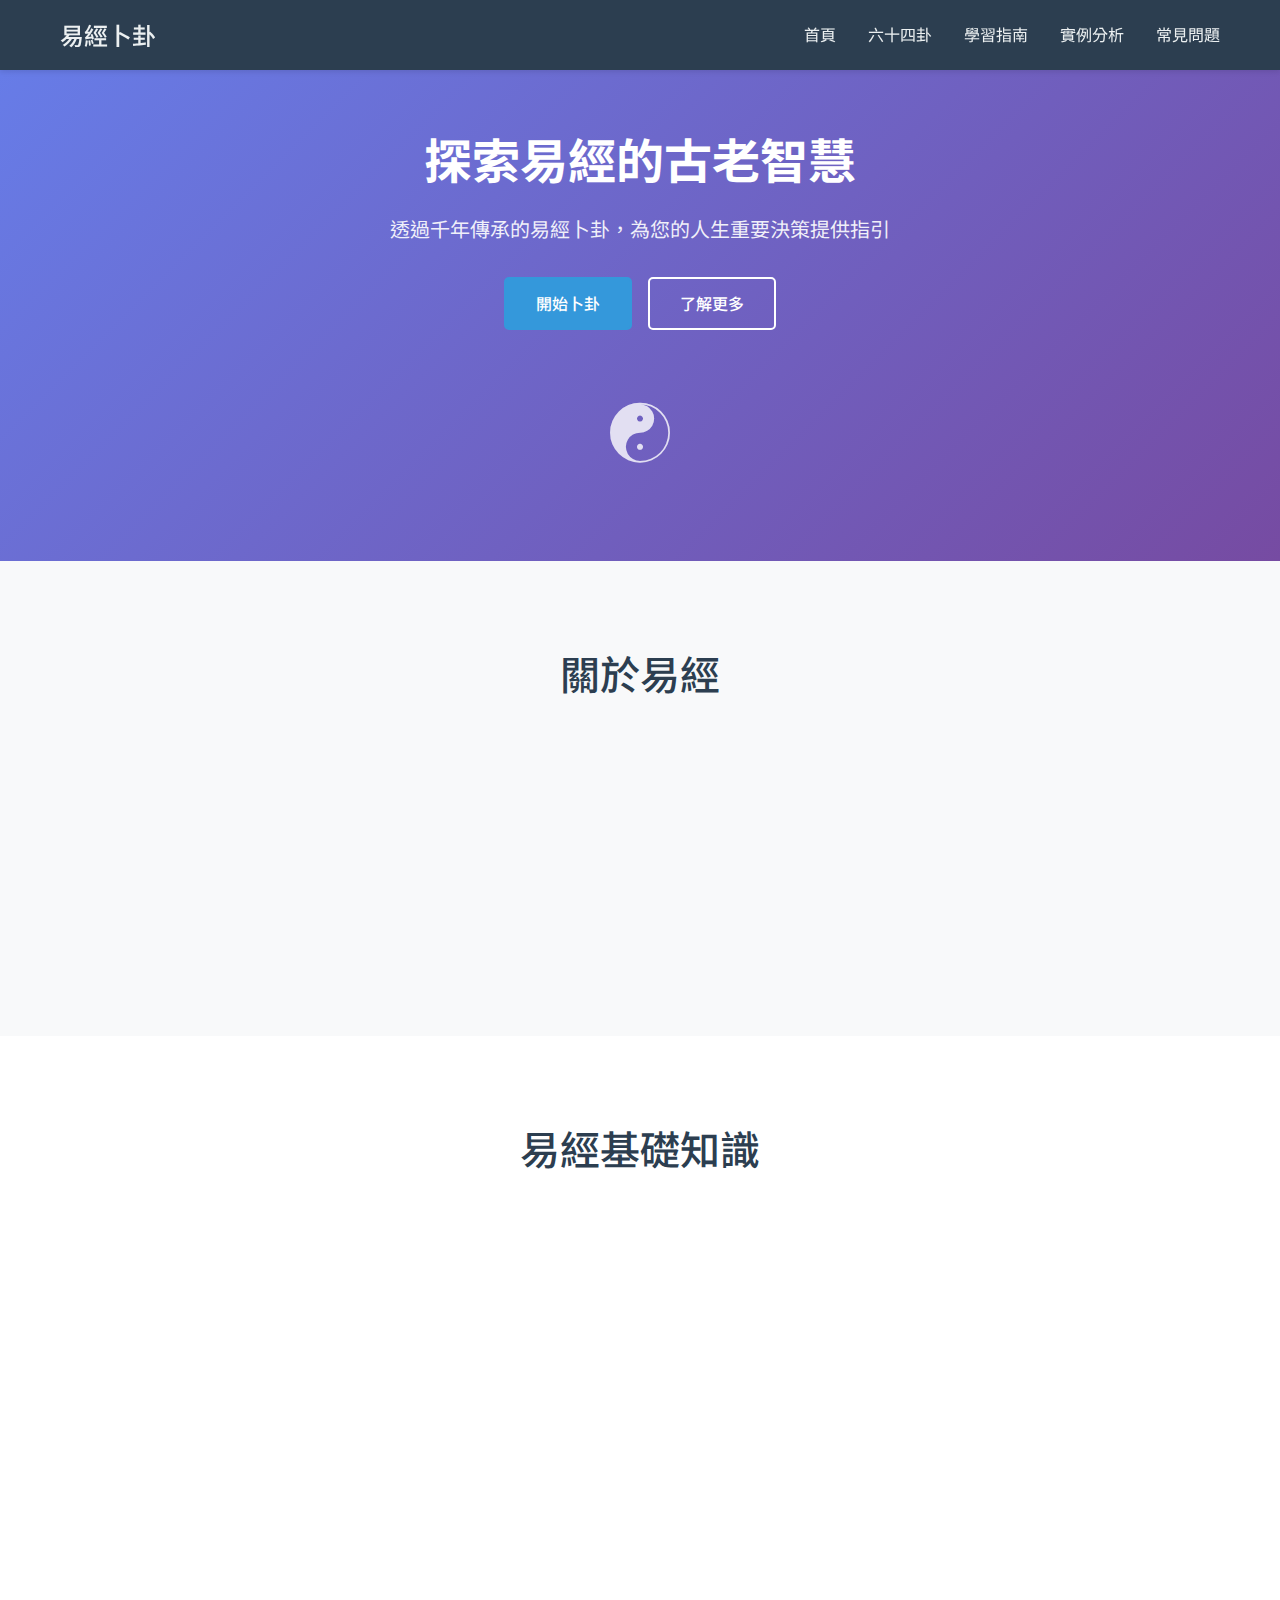
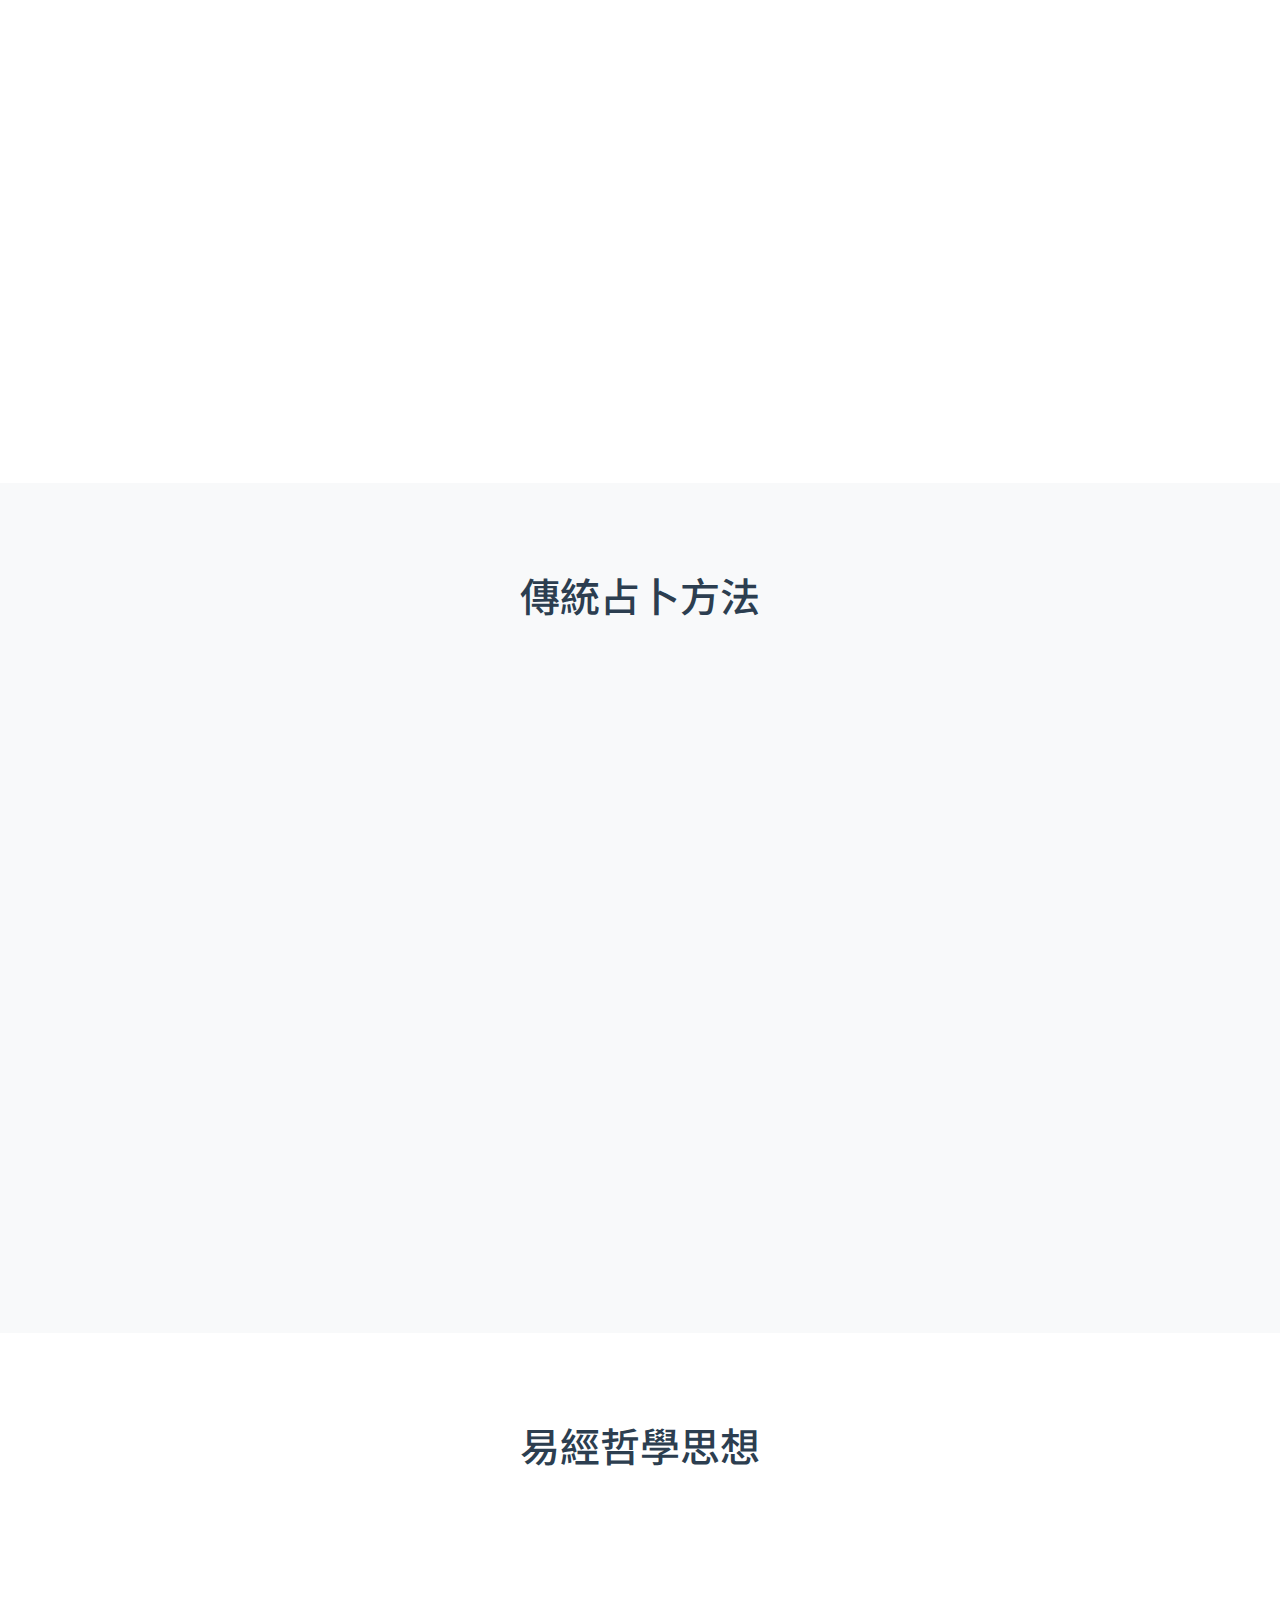
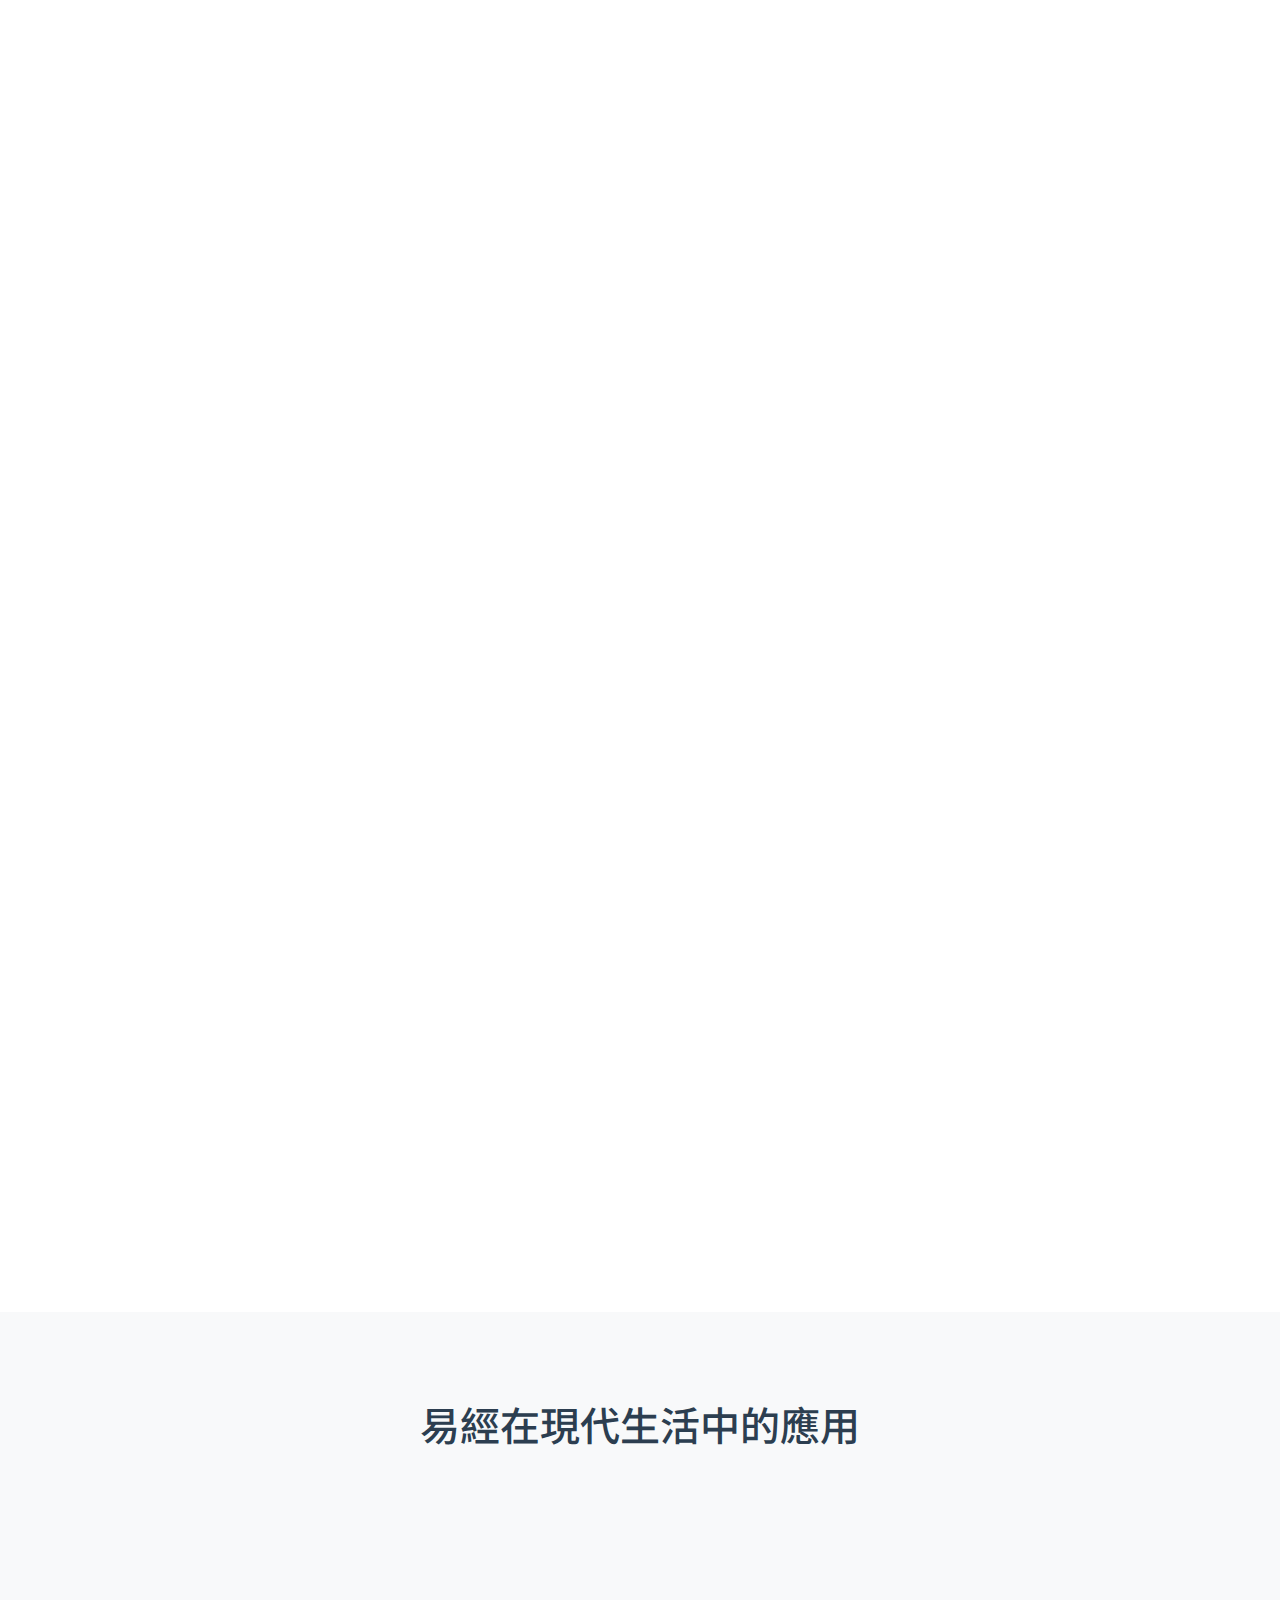
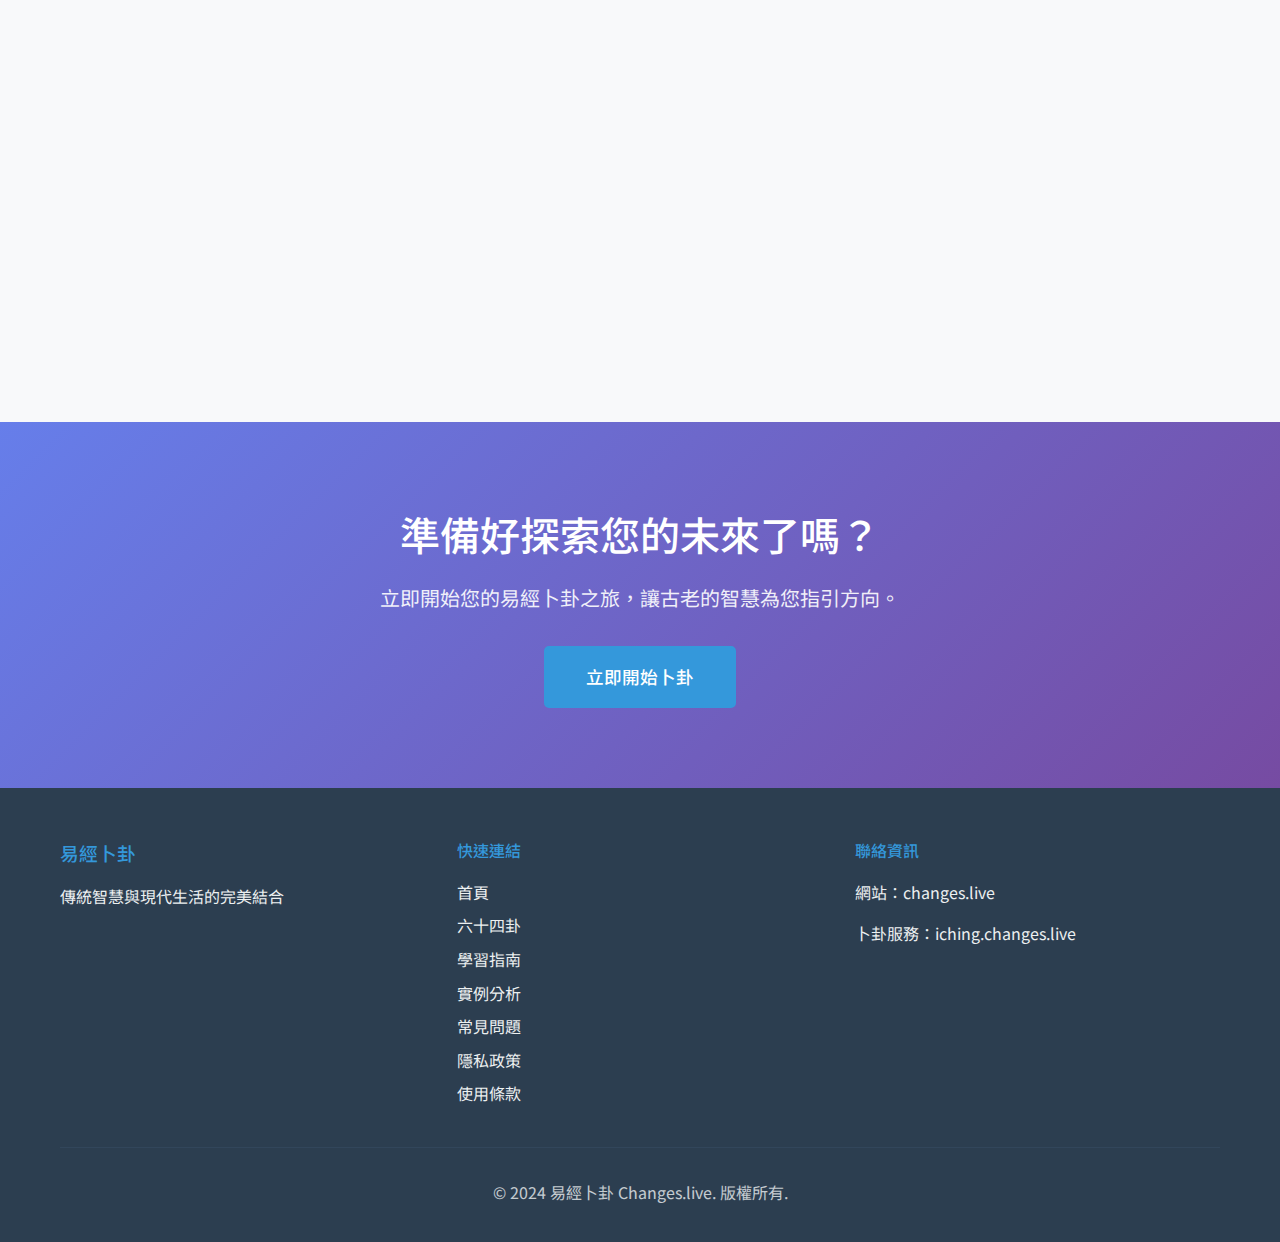
<file: index.html>
<!DOCTYPE html>
<html lang="zh-TW">
<head>
    <meta charset="UTF-8">
    <meta name="viewport" content="width=device-width, initial-scale=1.0">
    <meta name="description" content="易經卜卦 - 傳統智慧與現代生活的完美結合，提供專業的易經占卜服務，幫助您在人生重要決策時獲得指引。">
    <meta name="keywords" content="易經, 卜卦, 占卜, 命理, 預測, 人生指引, 傳統文化">
    <meta name="author" content="易經卜卦">
    <meta name="robots" content="index, follow">
    <meta name="google-adsense-account" content="ca-pub-8905426307553442">
    <script async src="https://pagead2.googlesyndication.com/pagead/js/adsbygoogle.js?client=ca-pub-8905426307553442"
         crossorigin="anonymous"></script>

    <!-- Open Graph Meta Tags -->
    <meta property="og:title" content="易經卜卦 - 傳統智慧指引人生">
    <meta property="og:description" content="專業的易經占卜服務，結合古老智慧與現代生活，為您提供人生決策的指引。">
    <meta property="og:type" content="website">
    <meta property="og:url" content="https://changes.live">
    <meta property="og:site_name" content="易經卜卦">

    <title>易經卜卦 - 傳統智慧指引人生 | Changes.live</title>

    <!-- Preconnect for performance -->
    <link rel="preconnect" href="https://fonts.googleapis.com">
    <link rel="preconnect" href="https://fonts.gstatic.com" crossorigin>

    <!-- Google Fonts -->
    <link href="https://fonts.googleapis.com/css2?family=Noto+Sans+TC:wght@300;400;500;700&display=swap" rel="stylesheet">

    <link rel="stylesheet" href="styles.css">

    <!-- Structured Data -->
    <script type="application/ld+json">
    {
        "@context": "https://schema.org",
        "@type": "WebSite",
        "name": "易經卜卦",
        "url": "https://changes.live",
        "description": "專業的易經占卜服務，結合古老智慧與現代生活",
        "potentialAction": {
            "@type": "SearchAction",
            "target": "https://changes.live/search?q={search_term_string}",
            "query-input": "required name=search_term_string"
        }
    }
    </script>
</head>
<body>
    <header>
        <nav class="navbar">
            <div class="nav-container">
                <div class="nav-logo">
                    <h1>易經卜卦</h1>
                </div>
                <ul class="nav-menu">
                    <li class="nav-item">
                        <a href="index.html" class="nav-link">首頁</a>
                    </li>
                    <li class="nav-item">
                        <a href="hexagrams.html" class="nav-link">六十四卦</a>
                    </li>
                    <li class="nav-item">
                        <a href="learning-guide.html" class="nav-link">學習指南</a>
                    </li>
                    <li class="nav-item">
                        <a href="case-studies.html" class="nav-link">實例分析</a>
                    </li>
                    <li class="nav-item">
                        <a href="faq.html" class="nav-link">常見問題</a>
                    </li>
                </ul>
                <div class="hamburger">
                    <span class="bar"></span>
                    <span class="bar"></span>
                    <span class="bar"></span>
                </div>
            </div>
        </nav>
    </header>

    <main>
        <!-- Hero Section -->
        <section id="home" class="hero">
            <div class="container">
                <div class="hero-content">
                    <h1 class="hero-title">探索易經的古老智慧</h1>
                    <p class="hero-subtitle">透過千年傳承的易經卜卦，為您的人生重要決策提供指引</p>
                    <div class="hero-buttons">
                        <a href="https://iching.changes.live" class="btn btn-primary">開始卜卦</a>
                        <a href="#about" class="btn btn-secondary">了解更多</a>
                    </div>
                </div>
                <div class="hero-image">
                    <div class="bagua-symbol">☯</div>
                </div>
            </div>
        </section>

        <!-- About Section -->
        <section id="about" class="about">
            <div class="container">
                <h2 class="section-title">關於易經</h2>
                <div class="about-grid">
                    <div class="about-card">
                        <h3>古老智慧</h3>
                        <p>易經是中華文化的瑰寶，有著三千多年的歷史，被譽為「群經之首」，蘊含著深奧的哲學思想。</p>
                    </div>
                    <div class="about-card">
                        <h3>現代應用</h3>
                        <p>將古老的智慧運用於現代生活，幫助人們在面臨重要決策時獲得啟發和指引。</p>
                    </div>
                    <div class="about-card">
                        <h3>專業服務</h3>
                        <p>我們提供專業的易經解讀服務，運用傳統的卜卦方法，為您答疑解惑。</p>
                    </div>
                </div>
            </div>
        </section>

        <!-- 易經知識區塊 -->
        <section class="knowledge">
            <div class="container">
                <h2 class="section-title">易經基礎知識</h2>
                <div class="knowledge-content">
                    <div class="knowledge-article">
                        <h3>什麼是易經？</h3>
                        <p>《易經》，又稱《周易》，是中國古代的一部占卜奇書，也是中華文明的重要組成部分。它不僅是占卜之書，更是哲學思想的寶庫，包含了豐富的人生智慧和自然法則。</p>
                        <p>易經由64卦組成，每卦都有特定的象徵意義和解釋。這些卦象反映了宇宙間陰陽變化的規律，以及人生各種情況下的應對之道。</p>
                    </div>

                    <div class="knowledge-article">
                        <h3>八卦的含義</h3>
                        <p>八卦是易經的基礎元素，包括：乾☰、坤☷、震☳、巽☴、坎☵、離☲、艮☶、兌☱。每個卦象都代表不同的自然現象和人生狀態：</p>
                        <ul>
                            <li><strong>乾卦（☰）</strong>：代表天、父親、創造力和領導力</li>
                            <li><strong>坤卦（☷）</strong>：代表地、母親、包容性和接受力</li>
                            <li><strong>震卦（☳）</strong>：代表雷、長子、行動力和活力</li>
                            <li><strong>巽卦（☴）</strong>：代表風、長女、溝通和影響力</li>
                            <li><strong>坎卦（☵）</strong>：代表水、中男、智慧和危險</li>
                            <li><strong>離卦（☲）</strong>：代表火、中女、光明和美麗</li>
                            <li><strong>艮卦（☶）</strong>：代表山、少男、穩定和止息</li>
                            <li><strong>兌卦（☱）</strong>：代表澤、少女、喜悅和交流</li>
                        </ul>
                    </div>
                </div>
            </div>
        </section>

        <!-- 占卜方法說明 -->
        <section class="divination-methods">
            <div class="container">
                <h2 class="section-title">傳統占卜方法</h2>
                <div class="methods-grid">
                    <div class="method-card">
                        <h3>蓍草占卜法</h3>
                        <p>這是最古老也最正統的占卜方法，使用50根蓍草進行複雜的分組和計算過程。雖然步驟繁複，但被認為是最準確的方法。整個過程需要專注和耐心，通常需要30分鐘以上。</p>
                        <div class="method-steps">
                            <h4>基本步驟：</h4>
                            <ol>
                                <li>準備50根蓍草，取出1根不用</li>
                                <li>將剩餘49根隨意分成兩堆</li>
                                <li>從右堆取1根夾在左手小指間</li>
                                <li>用右手以4根為單位數左堆</li>
                                <li>將左堆餘數夾在左手無名指間</li>
                                <li>重複上述過程三次，得出一爻</li>
                                <li>重複六次得出完整卦象</li>
                            </ol>
                        </div>
                    </div>

                    <div class="method-card">
                        <h3>銅錢占卜法</h3>
                        <p>使用三枚古銅錢（或現代硬幣）進行占卜，是較為簡便但同樣有效的方法。每次拋擲三枚銅錢，根據正反面的組合來確定陰爻或陽爻。</p>
                        <div class="method-steps">
                            <h4>操作方法：</h4>
                            <ol>
                                <li>準備三枚相同的硬幣</li>
                                <li>誠心專注於所問問題</li>
                                <li>同時拋擲三枚硬幣</li>
                                <li>記錄正反面組合結果</li>
                                <li>重複六次獲得完整卦象</li>
                                <li>查閱易經獲得解釋</li>
                            </ol>
                        </div>
                    </div>

                    <div class="method-card">
                        <h3>數字占卜法</h3>
                        <p>現代發展出的便捷方法，通過心中想數字或使用隨機數字來進行占卜。雖然不如傳統方法莊重，但在現代生活中更加實用。</p>
                        <div class="method-steps">
                            <h4>簡易步驟：</h4>
                            <ol>
                                <li>靜心思考要問的問題</li>
                                <li>心中默想一個1-8的數字（上卦）</li>
                                <li>再想一個1-8的數字（下卦）</li>
                                <li>想一個1-6的數字（變爻）</li>
                                <li>根據數字對應找出卦象</li>
                                <li>分析卦辭和爻辭的含義</li>
                            </ol>
                        </div>
                    </div>
                </div>
            </div>
        </section>

        <!-- 易經哲學思想 -->
        <section class="philosophy">
            <div class="container">
                <h2 class="section-title">易經哲學思想</h2>
                <div class="philosophy-content">
                    <div class="philosophy-section">
                        <h3>陰陽理論</h3>
                        <p>陰陽是易經最核心的概念，代表宇宙間相對立又相統一的兩種力量。陰陽不是絕對的對立，而是相互依存、相互轉化的關係。在人生中，我們需要學會平衡陰陽，追求和諧統一。</p>
                        <div class="philosophy-details">
                            <h4>陰陽特性：</h4>
                            <div class="yin-yang-grid">
                                <div class="yin-properties">
                                    <h5>陰的特性：</h5>
                                    <ul>
                                        <li>柔軟、包容、內斂</li>
                                        <li>靜謐、接受、滋養</li>
                                        <li>黑暗、寒冷、向下</li>
                                        <li>女性、夜晚、冬季</li>
                                    </ul>
                                </div>
                                <div class="yang-properties">
                                    <h5>陽的特性：</h5>
                                    <ul>
                                        <li>剛強、進取、外放</li>
                                        <li>活躍、給予、創造</li>
                                        <li>光明、溫暖、向上</li>
                                        <li>男性、白天、夏季</li>
                                    </ul>
                                </div>
                            </div>
                        </div>
                    </div>

                    <div class="philosophy-section">
                        <h3>五行學說</h3>
                        <p>五行理論認為宇宙萬物都可以歸類為金、木、水、火、土五種基本元素，它們之間存在相生相剋的關係，形成了世界運行的基本規律。</p>
                        <div class="wuxing-cycle">
                            <h4>五行相生：</h4>
                            <p>木生火 → 火生土 → 土生金 → 金生水 → 水生木</p>
                            <h4>五行相剋：</h4>
                            <p>木剋土 → 土剋水 → 水剋火 → 火剋金 → 金剋木</p>
                        </div>
                    </div>

                    <div class="philosophy-section">
                        <h3>變化之道</h3>
                        <p>易經的核心思想是"變"，認為變化是宇宙的根本法則。《易經》告訴我們，沒有什麼是永恆不變的，所有事物都在不斷地變化發展中。理解這個道理，可以幫助我們更好地適應生活中的各種變化。</p>
                        <blockquote>
                            <p>"天行健，君子以自強不息；地勢坤，君子以厚德載物。"</p>
                            <cite>——《易經·乾坤二卦》</cite>
                        </blockquote>
                    </div>
                </div>
            </div>
        </section>

        <!-- 現代應用案例 -->
        <section class="modern-applications">
            <div class="container">
                <h2 class="section-title">易經在現代生活中的應用</h2>
                <div class="applications-grid">
                    <div class="application-card">
                        <h3>商業決策</h3>
                        <p>現代許多企業家將易經智慧運用於商業決策中，通過分析市場變化趨勢，把握商機時機，制定符合"天時地利人和"的經營策略。</p>
                        <div class="example">
                            <h4>實際案例：</h4>
                            <p>某科技公司在產品發布前使用易經分析市場時機，根據卦象顯示的"潛龍勿用"，決定延後發布時間，最終避免了與競爭對手的直接衝突，取得了更好的市場表現。</p>
                        </div>
                    </div>

                    <div class="application-card">
                        <h3>人際關係</h3>
                        <p>易經中的人際智慧可以幫助我們更好地理解他人，改善溝通方式，建立和諧的人際關係。通過理解陰陽平衡的道理，學會在不同場合採用適當的應對方式。</p>
                        <div class="example">
                            <h4>實際應用：</h4>
                            <p>在工作中遇到衝突時，運用"柔能克剛"的智慧，以包容和理解的態度化解矛盾，往往能取得比強硬對抗更好的效果。</p>
                        </div>
                    </div>

                    <div class="application-card">
                        <h3>個人成長</h3>
                        <p>易經提供了豐富的人生指導原則，幫助我們在面對困難時保持正確的心態，在成功時保持謙遜，在變化中保持適應能力。</p>
                        <div class="example">
                            <h4>成長智慧：</h4>
                            <p>"窮則思變，變則通，通則久"——當遇到困境時，不要固執於現狀，而要主動求變，尋找新的解決方案和發展機會。</p>
                        </div>
                    </div>
                </div>
            </div>
        </section>

        <!-- CTA Section -->
        <section class="cta">
            <div class="container">
                <div class="cta-content">
                    <h2>準備好探索您的未來了嗎？</h2>
                    <p>立即開始您的易經卜卦之旅，讓古老的智慧為您指引方向。</p>
                    <a href="https://iching.changes.live" class="btn btn-primary btn-large">立即開始卜卦</a>
                </div>
            </div>
        </section>
    </main>

    <footer id="contact">
        <div class="container">
            <div class="footer-content">
                <div class="footer-section">
                    <h3>易經卜卦</h3>
                    <p>傳統智慧與現代生活的完美結合</p>
                </div>
                <div class="footer-section">
                    <h4>快速連結</h4>
                    <ul>
                        <li><a href="index.html">首頁</a></li>
                        <li><a href="hexagrams.html">六十四卦</a></li>
                        <li><a href="learning-guide.html">學習指南</a></li>
                        <li><a href="case-studies.html">實例分析</a></li>
                        <li><a href="faq.html">常見問題</a></li>
                        <li><a href="privacy.html">隱私政策</a></li>
                        <li><a href="terms.html">使用條款</a></li>
                    </ul>
                </div>
                <div class="footer-section">
                    <h4>聯絡資訊</h4>
                    <p>網站：<a href="https://changes.live">changes.live</a></p>
                    <p>卜卦服務：<a href="https://iching.changes.live">iching.changes.live</a></p>
                </div>
            </div>
            <div class="footer-bottom">
                <p>&copy; 2024 易經卜卦 Changes.live. 版權所有.</p>
            </div>
        </div>
    </footer>

    <script src="script.js"></script>
</body>
</html>
</file>
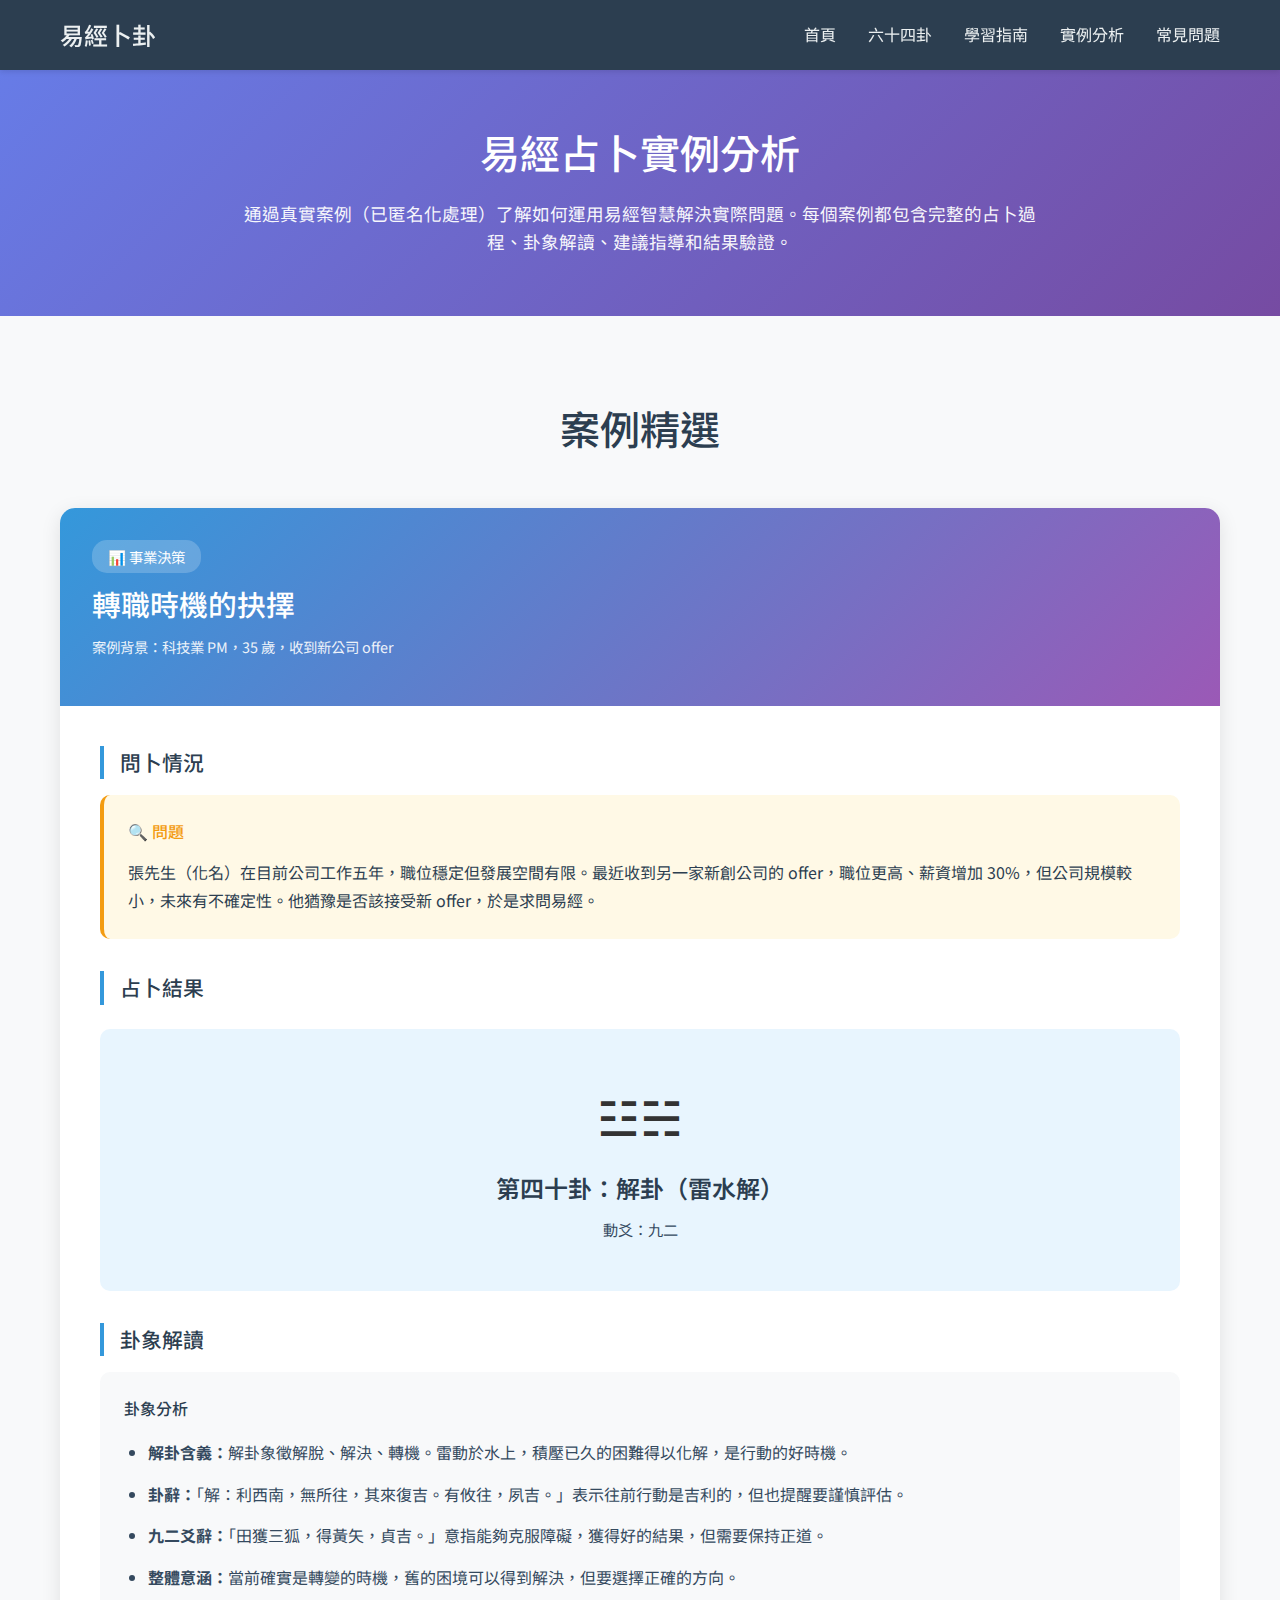
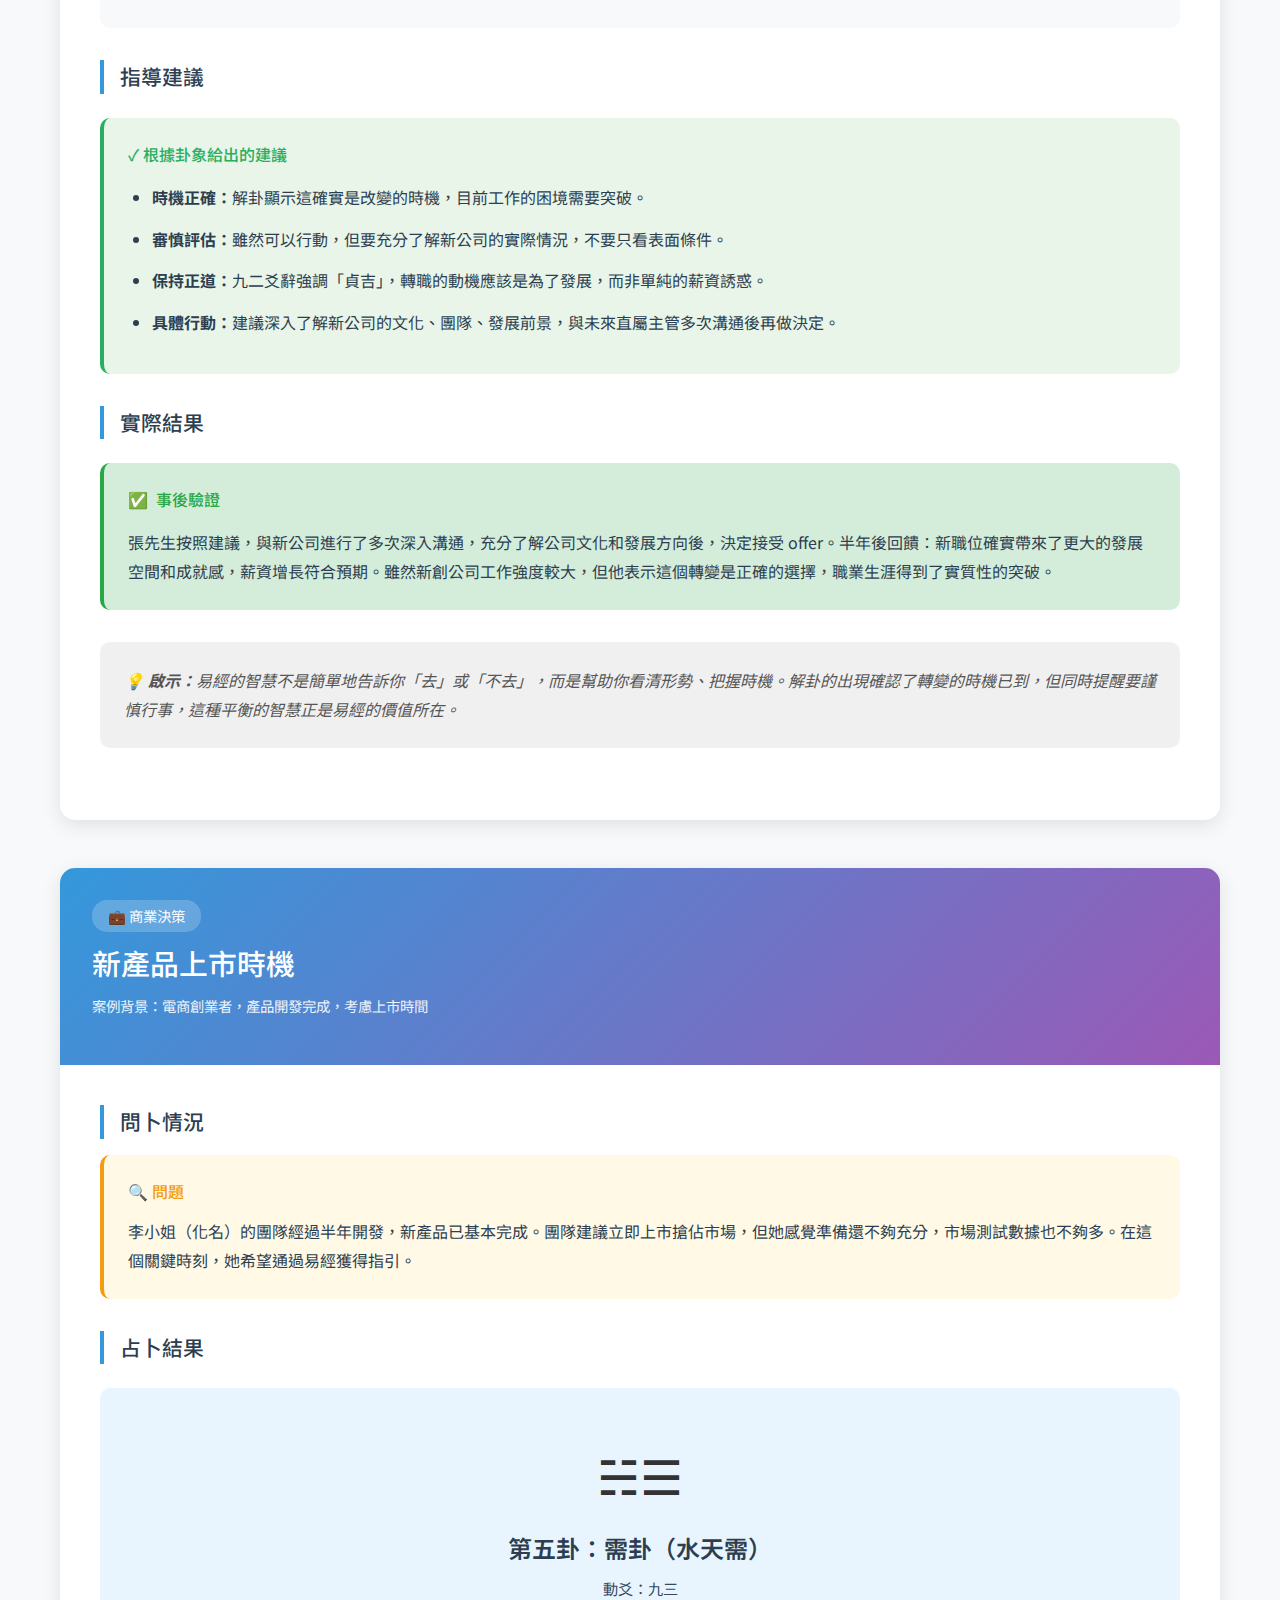
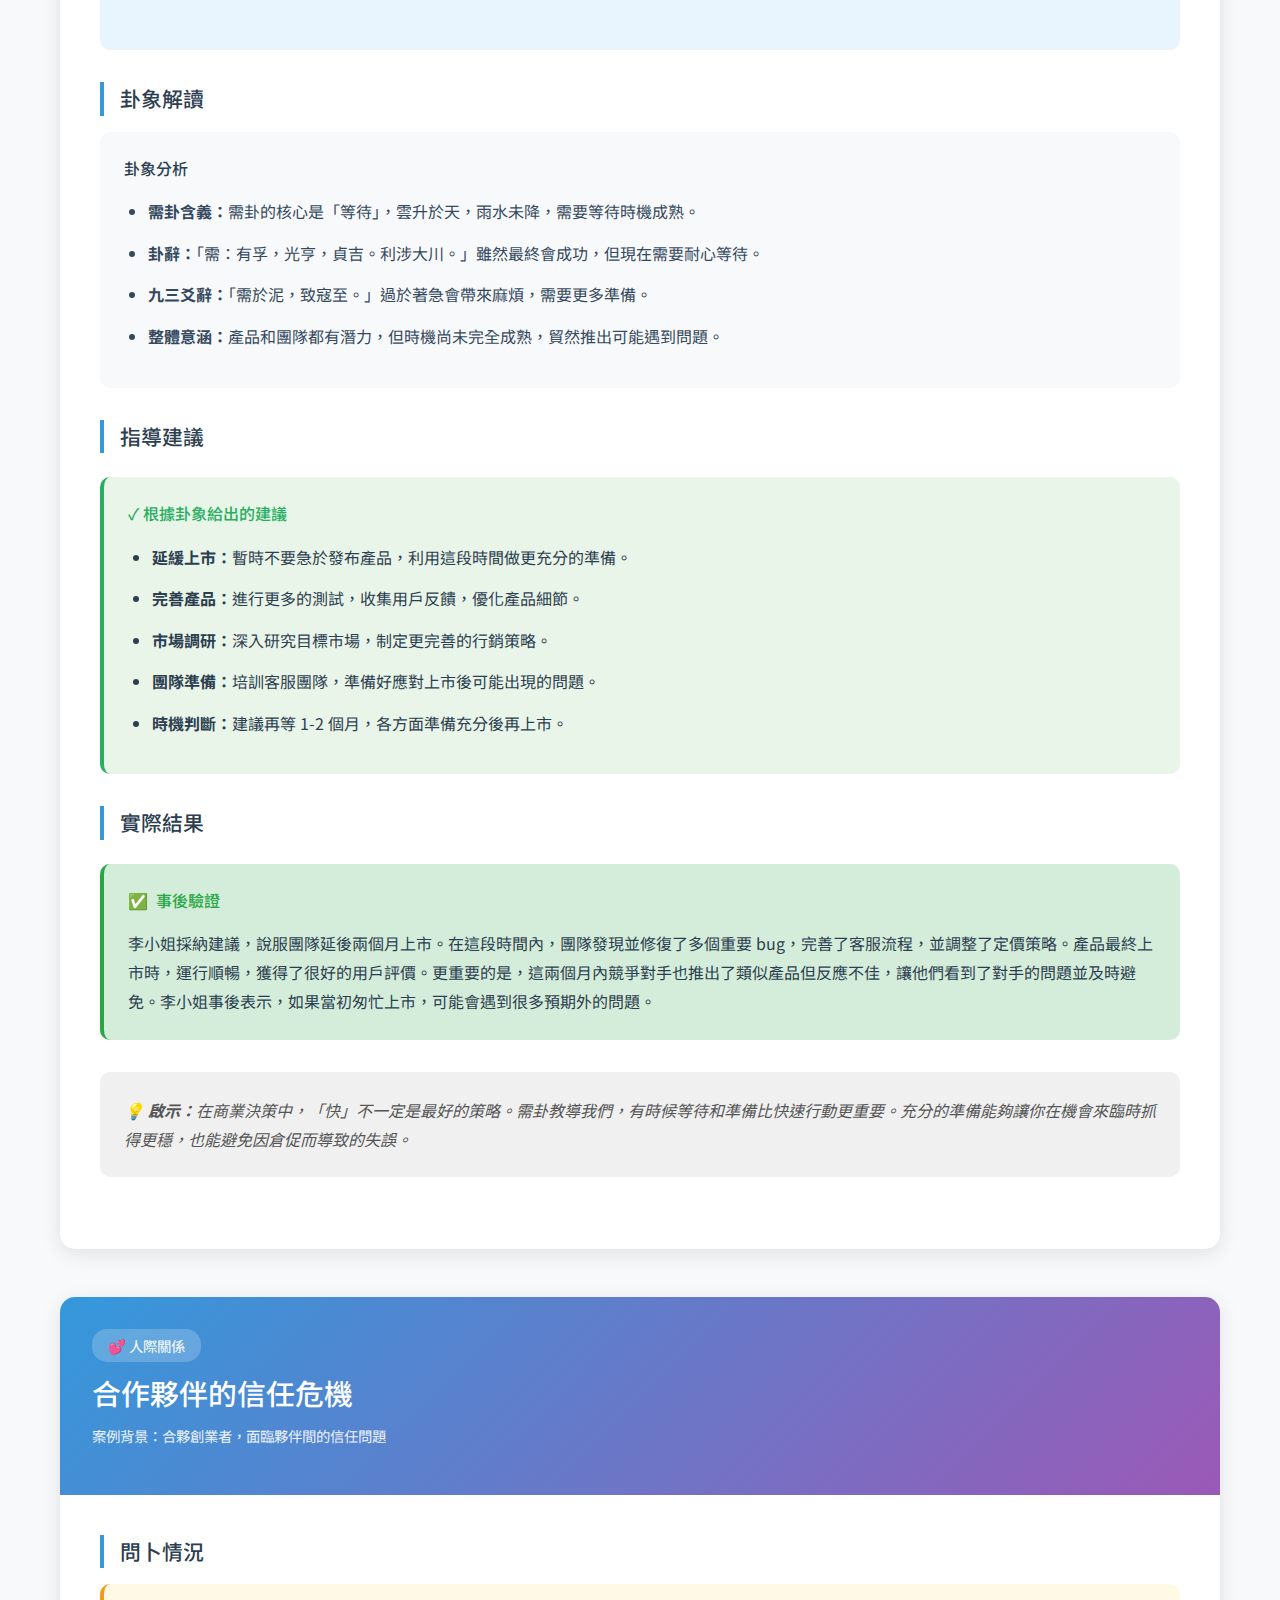
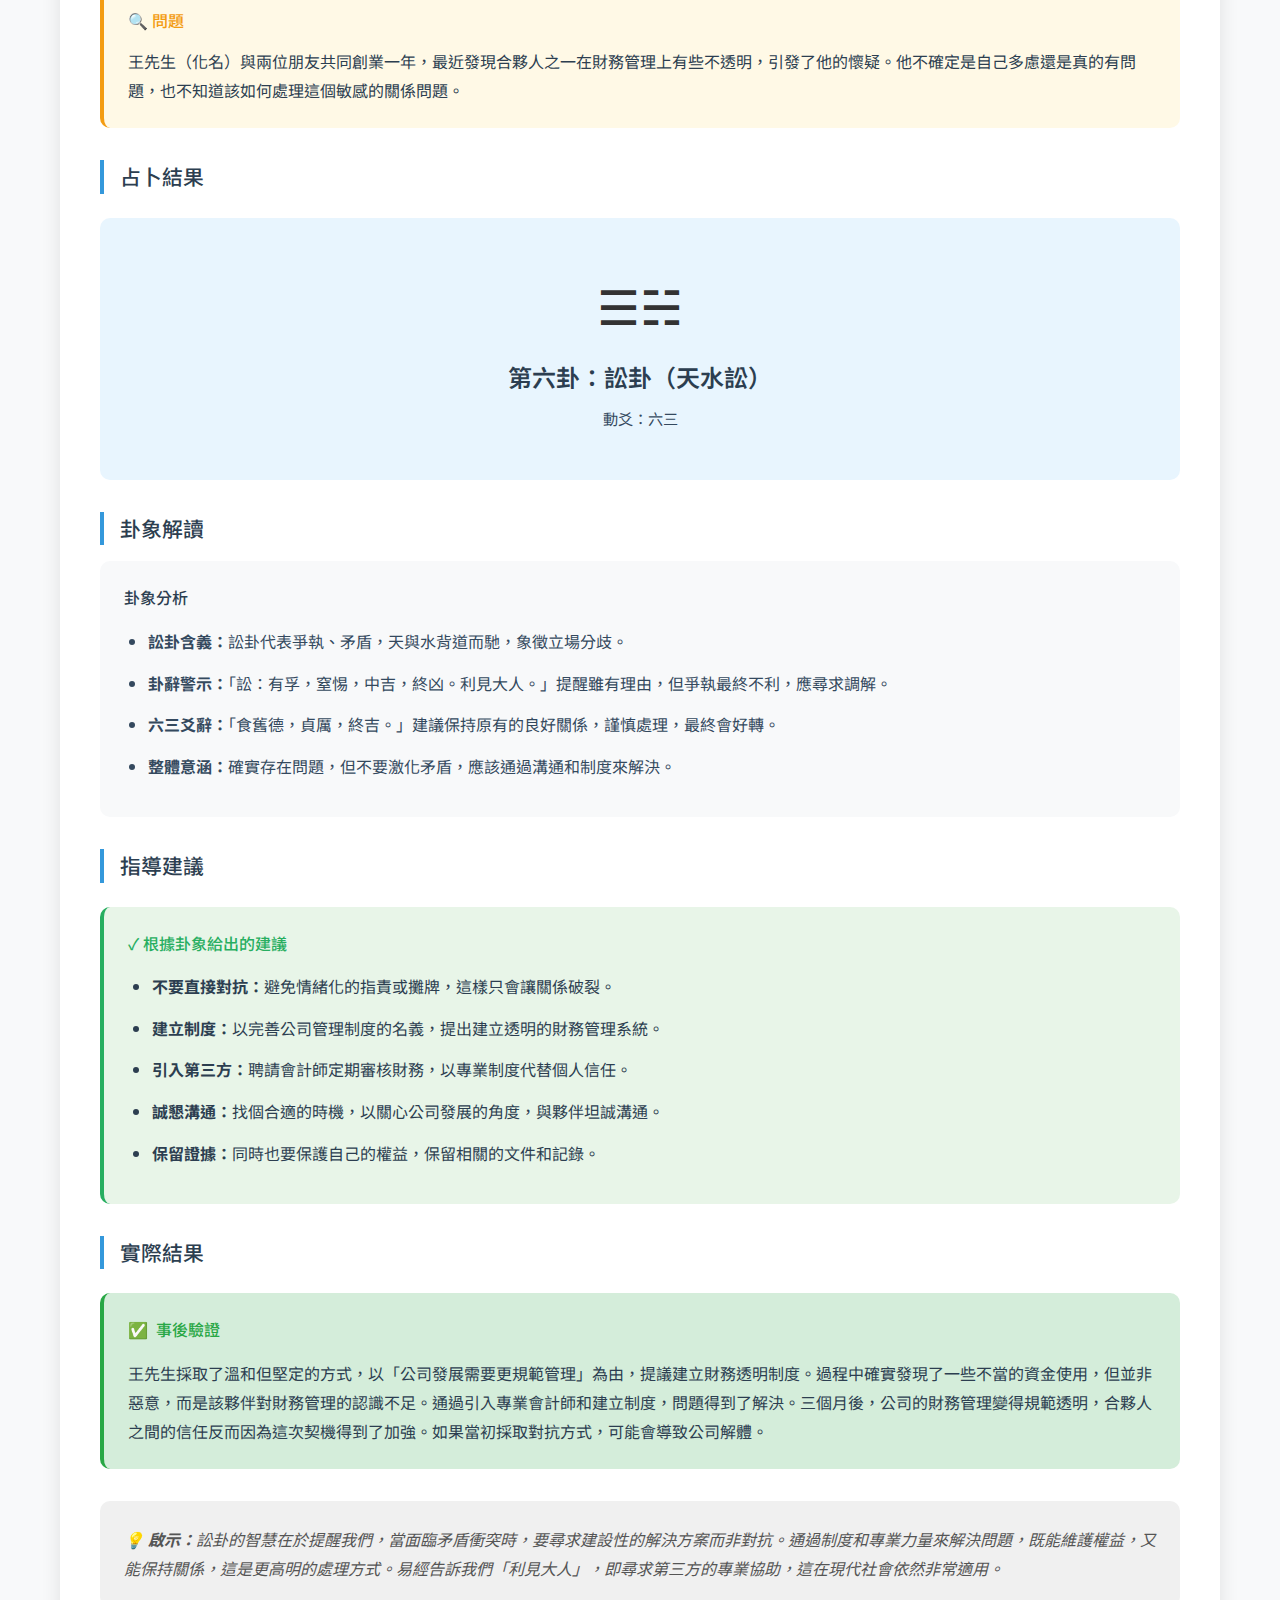
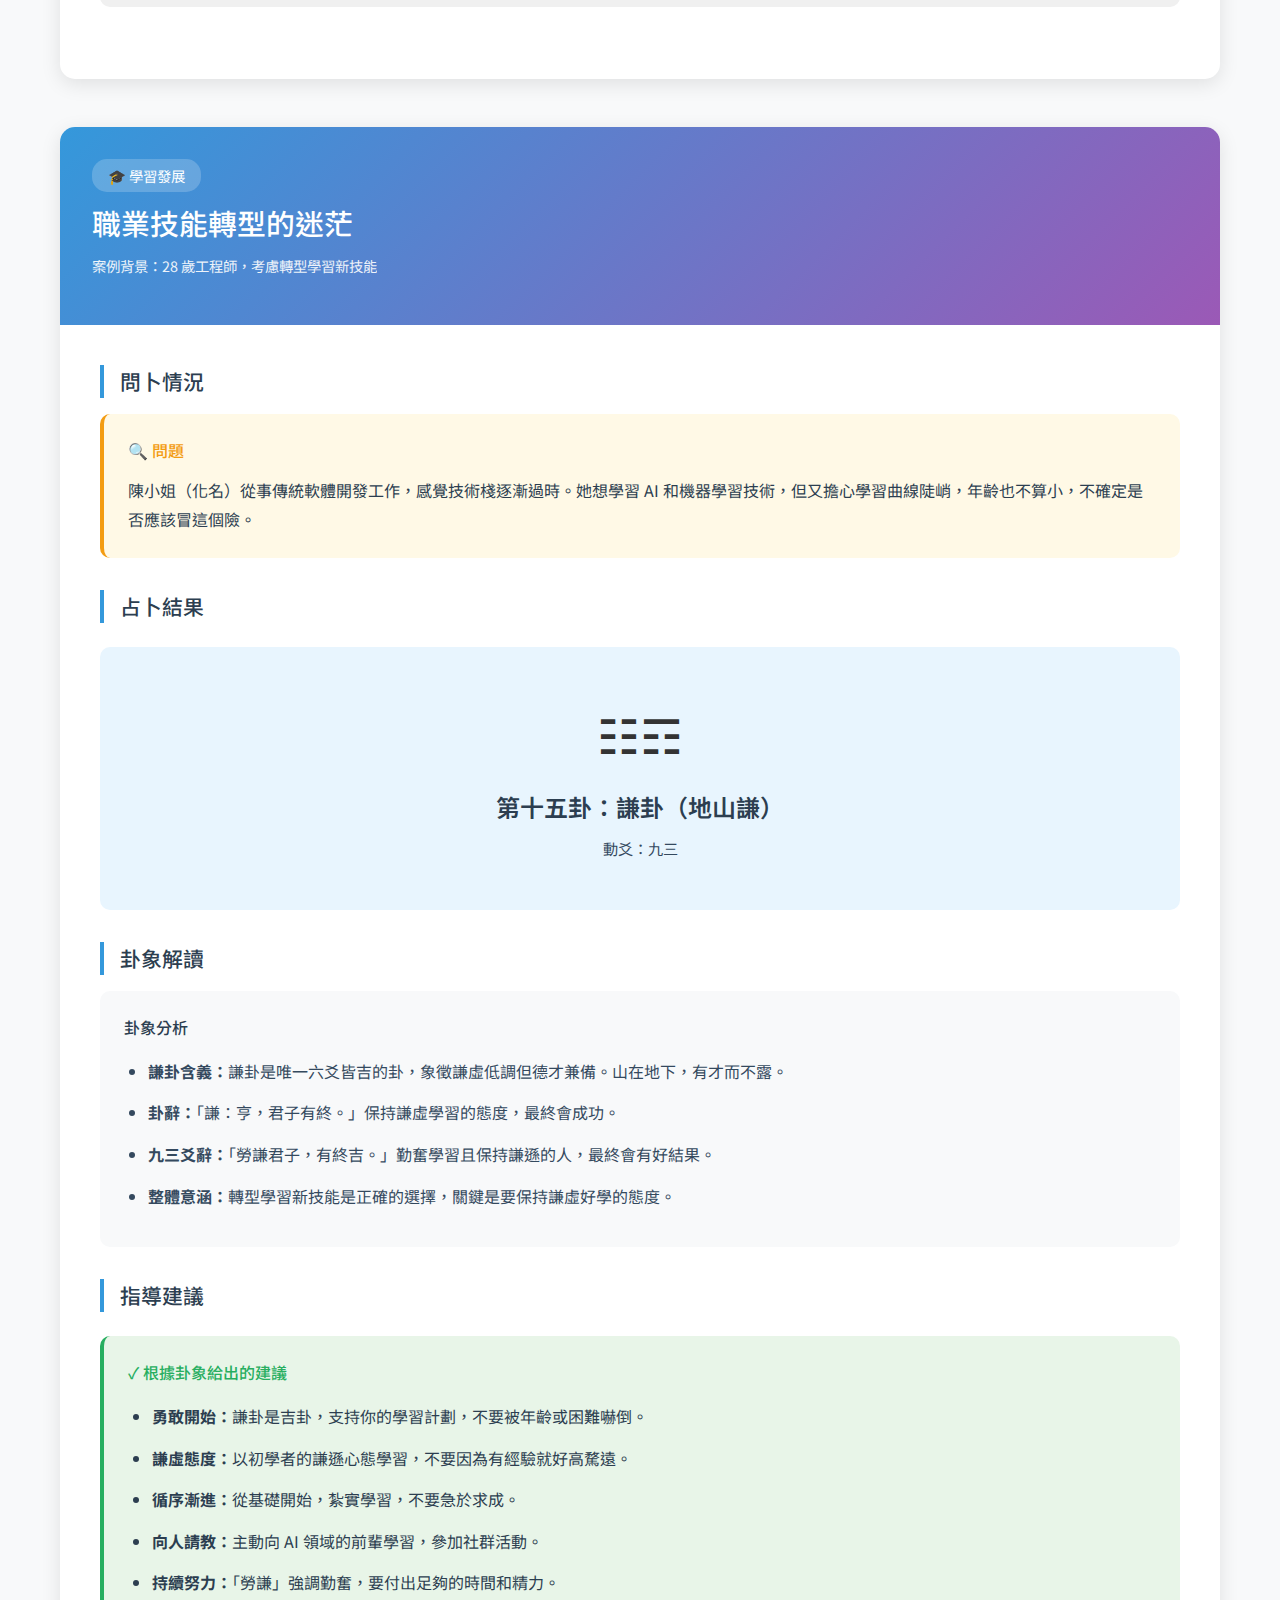
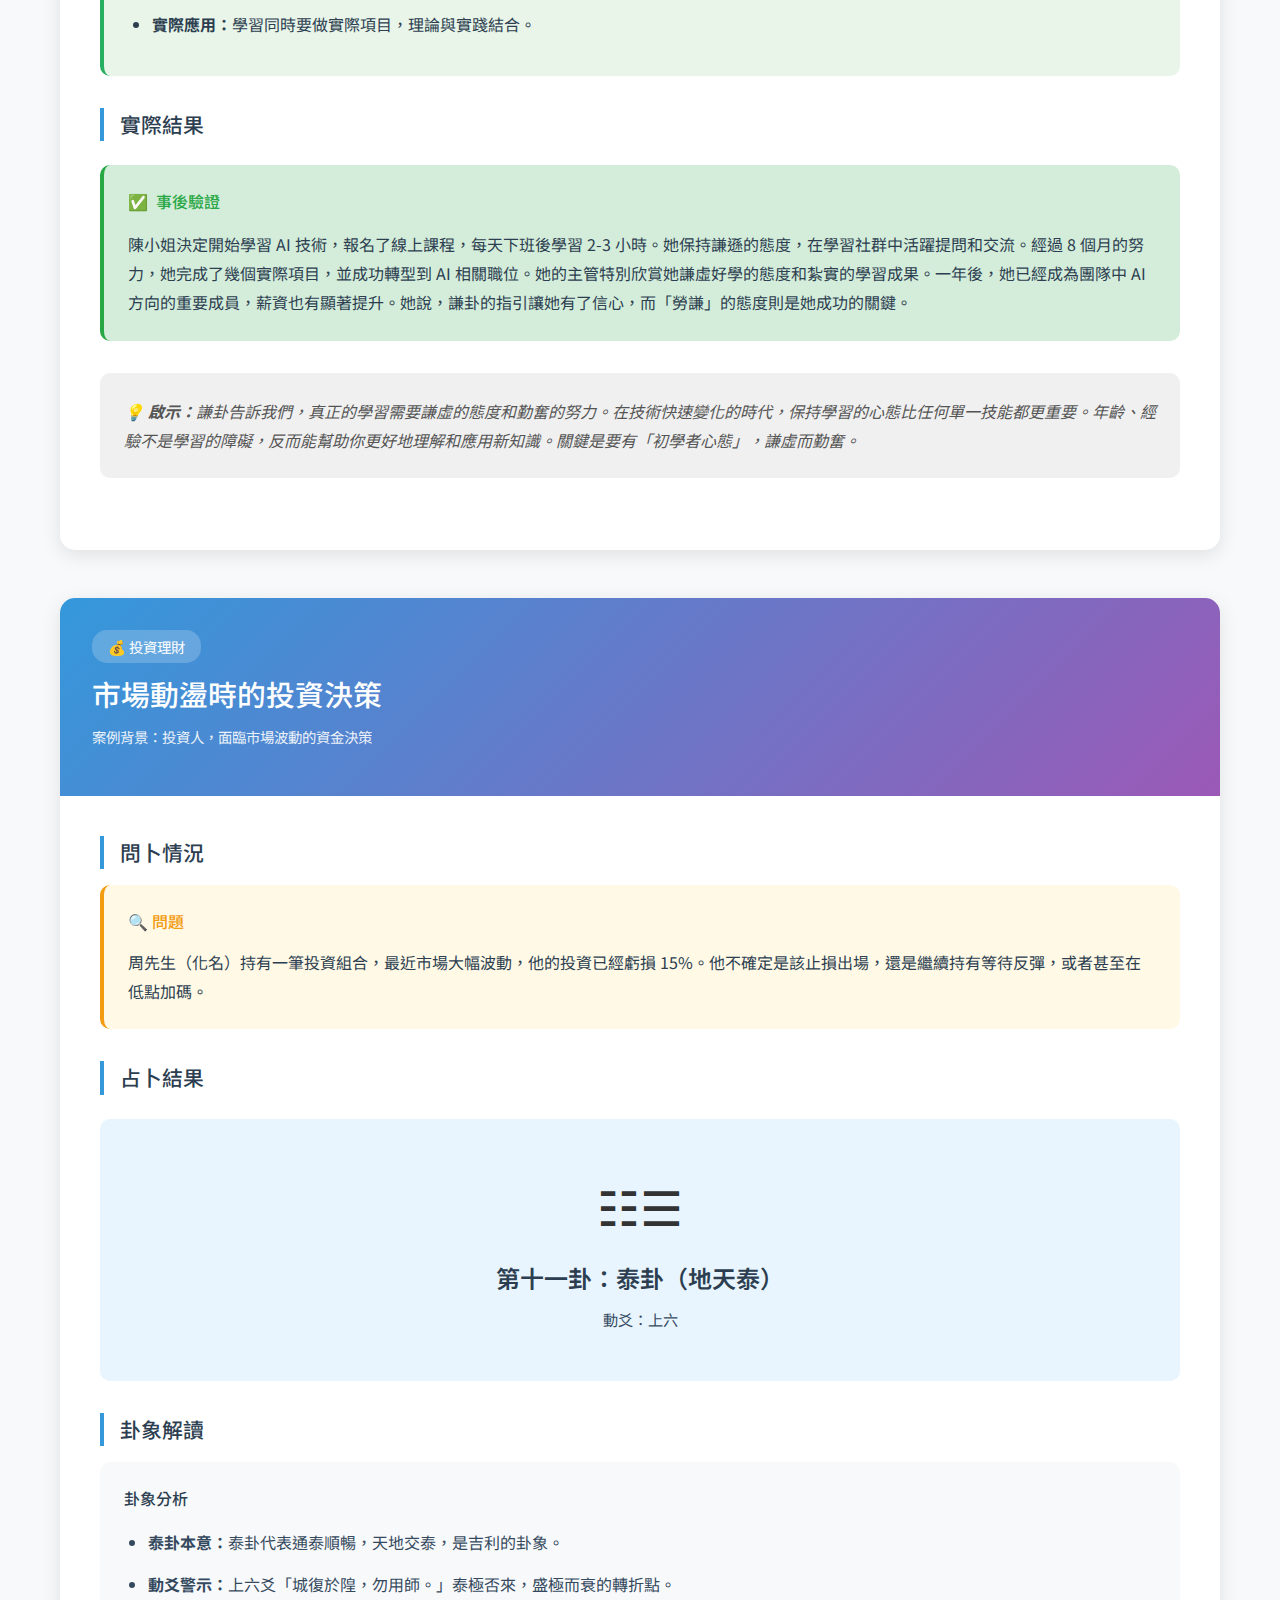
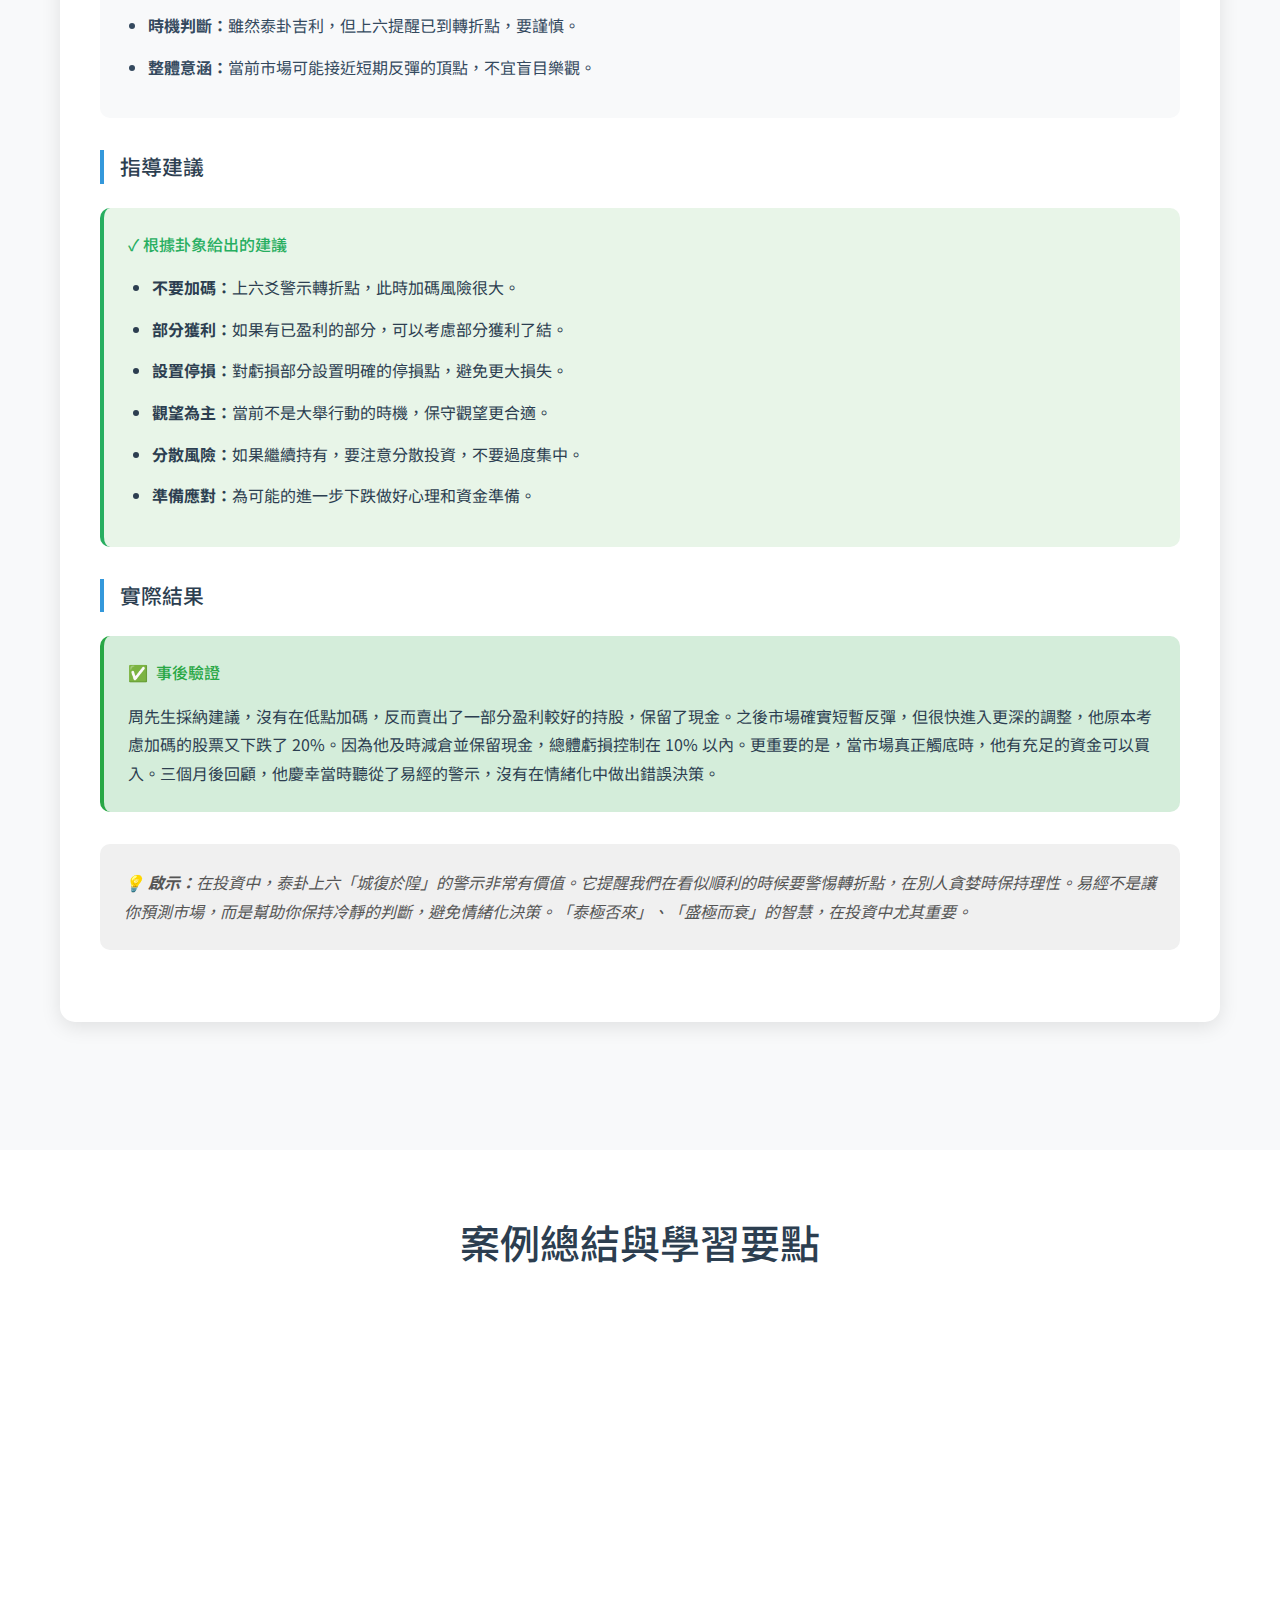
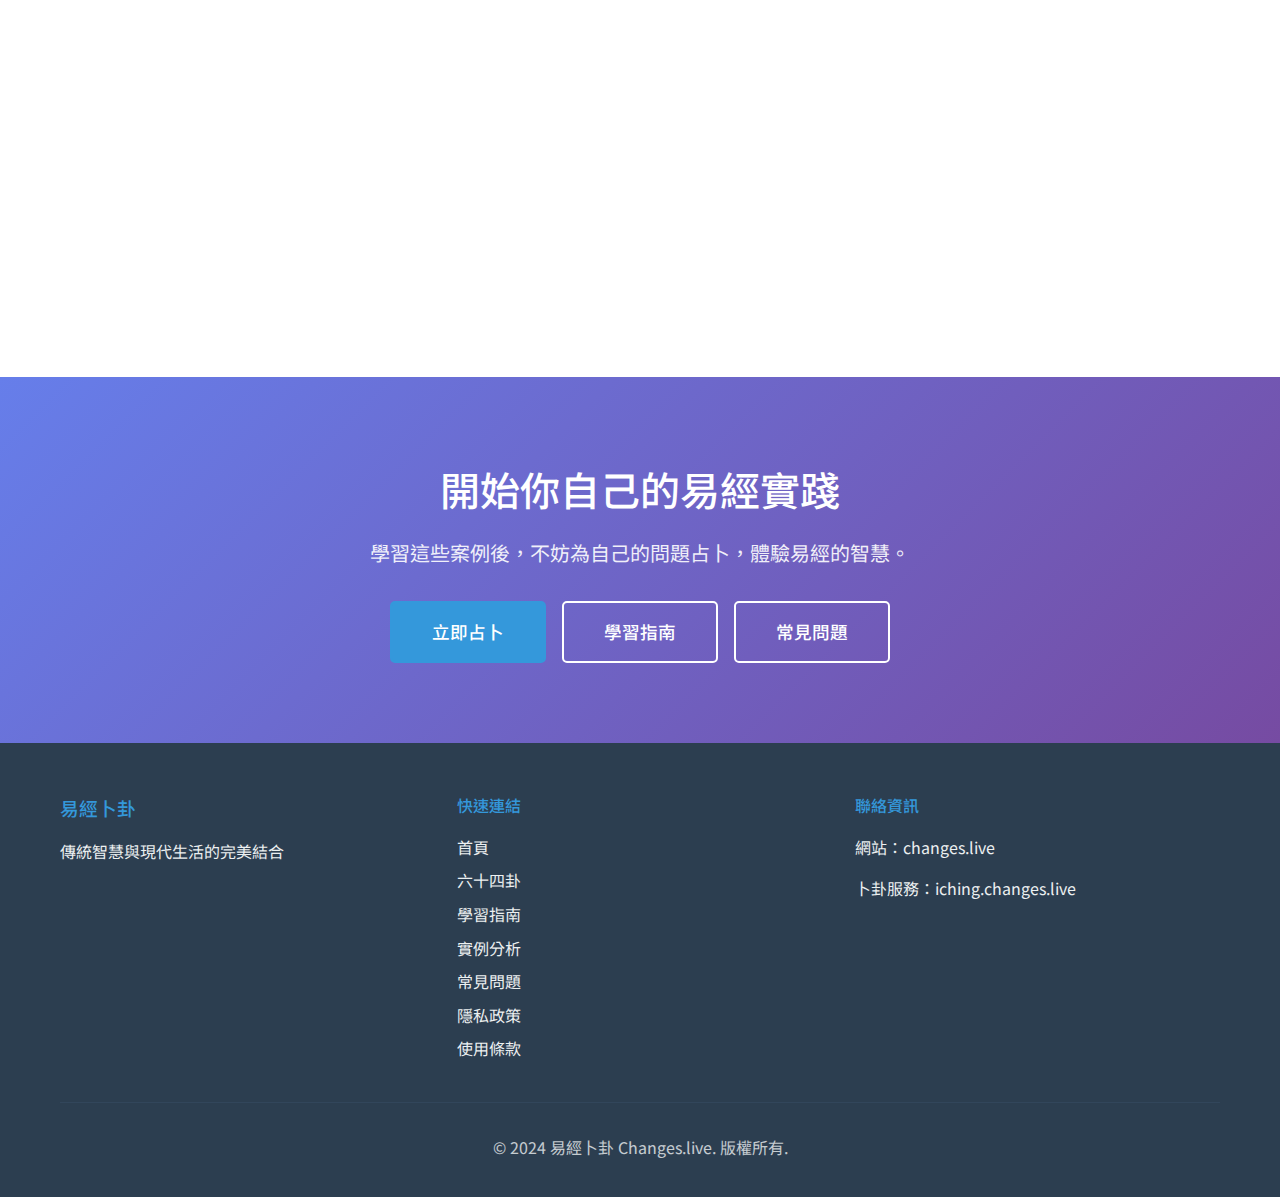
<file: case-studies.html>
<!DOCTYPE html>
<html lang="zh-TW">
<head>
    <meta charset="UTF-8">
    <meta name="viewport" content="width=device-width, initial-scale=1.0">
    <meta name="description" content="易經占卜實例分析：真實案例展示如何運用易經智慧解決生活、事業、感情等問題，包含詳細的卦象解讀和結果驗證。">
    <meta name="keywords" content="易經案例, 占卜實例, 卦象解讀, 實際應用, 案例分析, 易經占卜">
    <meta name="author" content="易經卜卦">
    <meta name="robots" content="index, follow">
    <meta name="google-adsense-account" content="ca-pub-8905426307553442">
    <script async src="https://pagead2.googlesyndication.com/pagead/js/adsbygoogle.js?client=ca-pub-8905426307553442"
         crossorigin="anonymous"></script>

    <!-- Open Graph Meta Tags -->
    <meta property="og:title" content="易經占卜實例分析 | Changes.live">
    <meta property="og:description" content="通過真實案例學習如何運用易經智慧解決實際問題。">
    <meta property="og:type" content="article">
    <meta property="og:url" content="https://changes.live/case-studies.html">
    <meta property="og:site_name" content="易經卜卦">

    <title>易經占卜實例分析 - 真實案例解讀 | Changes.live</title>

    <!-- Preconnect for performance -->
    <link rel="preconnect" href="https://fonts.googleapis.com">
    <link rel="preconnect" href="https://fonts.gstatic.com" crossorigin>

    <!-- Google Fonts -->
    <link href="https://fonts.googleapis.com/css2?family=Noto+Sans+TC:wght@300;400;500;700&display=swap" rel="stylesheet">

    <link rel="stylesheet" href="styles.css">

    <!-- Structured Data -->
    <script type="application/ld+json">
    {
        "@context": "https://schema.org",
        "@type": "Article",
        "headline": "易經占卜實例分析",
        "description": "真實案例展示如何運用易經智慧解決實際問題",
        "author": {
            "@type": "Organization",
            "name": "易經卜卦"
        },
        "publisher": {
            "@type": "Organization",
            "name": "易經卜卦",
            "url": "https://changes.live"
        },
        "datePublished": "2024-01-09"
    }
    </script>

    <style>
        .cases-intro {
            background: linear-gradient(135deg, #667eea 0%, #764ba2 100%);
            color: white;
            padding: 120px 0 60px;
            text-align: center;
        }

        .cases-intro h1 {
            font-size: 2.5rem;
            margin-bottom: 1rem;
        }

        .cases-intro p {
            font-size: 1.1rem;
            max-width: 800px;
            margin: 0 auto;
            opacity: 0.95;
        }

        .cases-section {
            padding: 80px 0;
            background-color: #f8f9fa;
        }

        .case-categories {
            display: flex;
            justify-content: center;
            gap: 1rem;
            margin-bottom: 3rem;
            flex-wrap: wrap;
        }

        .category-tag {
            padding: 0.5rem 1.5rem;
            background: white;
            border: 2px solid #3498db;
            border-radius: 25px;
            color: #3498db;
            font-weight: 500;
            cursor: pointer;
            transition: all 0.3s ease;
        }

        .category-tag:hover,
        .category-tag.active {
            background: #3498db;
            color: white;
        }

        .case-study {
            background: white;
            margin-bottom: 3rem;
            border-radius: 15px;
            overflow: hidden;
            box-shadow: 0 5px 20px rgba(0,0,0,0.1);
        }

        .case-header {
            background: linear-gradient(135deg, #3498db 0%, #9b59b6 100%);
            color: white;
            padding: 2rem;
        }

        .case-category-label {
            display: inline-block;
            padding: 0.3rem 1rem;
            background: rgba(255,255,255,0.2);
            border-radius: 15px;
            font-size: 0.9rem;
            margin-bottom: 0.5rem;
        }

        .case-title {
            font-size: 1.8rem;
            margin-bottom: 0.5rem;
        }

        .case-meta {
            font-size: 0.9rem;
            opacity: 0.9;
        }

        .case-content {
            padding: 2.5rem;
        }

        .case-section {
            margin-bottom: 2rem;
        }

        .case-section h3 {
            color: #2c3e50;
            font-size: 1.3rem;
            margin-bottom: 1rem;
            padding-left: 1rem;
            border-left: 4px solid #3498db;
        }

        .case-section p {
            line-height: 1.8;
            color: #34495e;
            margin-bottom: 1rem;
        }

        .question-box {
            background: #fff9e6;
            padding: 1.5rem;
            border-radius: 10px;
            border-left: 4px solid #f39c12;
            margin: 1rem 0;
        }

        .question-box h4 {
            color: #f39c12;
            margin-bottom: 0.8rem;
        }

        .question-box p {
            color: #2c3e50;
            margin: 0;
        }

        .hexagram-result {
            background: #e8f5fe;
            padding: 2rem;
            border-radius: 10px;
            margin: 1.5rem 0;
            text-align: center;
        }

        .hexagram-symbol {
            font-size: 3rem;
            margin: 1rem 0;
        }

        .hexagram-name {
            font-size: 1.5rem;
            color: #2c3e50;
            font-weight: 600;
            margin-bottom: 0.5rem;
        }

        .hexagram-description {
            color: #7f8c8d;
            font-size: 0.95rem;
        }

        .interpretation-box {
            background: #f8f9fa;
            padding: 1.5rem;
            border-radius: 10px;
            margin: 1rem 0;
        }

        .interpretation-box h4 {
            color: #2c3e50;
            margin-bottom: 1rem;
        }

        .interpretation-box ul {
            margin-left: 1.5rem;
            line-height: 1.8;
        }

        .interpretation-box li {
            margin-bottom: 0.8rem;
            color: #34495e;
        }

        .advice-box {
            background: #e8f5e8;
            padding: 1.5rem;
            border-radius: 10px;
            border-left: 4px solid #27ae60;
            margin: 1.5rem 0;
        }

        .advice-box h4 {
            color: #27ae60;
            margin-bottom: 1rem;
        }

        .advice-box ul {
            margin-left: 1.5rem;
            line-height: 1.8;
        }

        .advice-box li {
            margin-bottom: 0.8rem;
            color: #2c3e50;
        }

        .outcome-box {
            background: #d4edda;
            padding: 1.5rem;
            border-radius: 10px;
            border-left: 4px solid #28a745;
            margin: 1.5rem 0;
        }

        .outcome-box h4 {
            color: #28a745;
            margin-bottom: 1rem;
            display: flex;
            align-items: center;
            gap: 0.5rem;
        }

        .outcome-box p {
            color: #2c3e50;
            margin: 0;
        }

        .reflection-box {
            background: #f0f0f0;
            padding: 1.5rem;
            border-radius: 10px;
            margin: 1.5rem 0;
            font-style: italic;
        }

        .reflection-box p {
            color: #555;
            margin: 0;
        }

        @media screen and (max-width: 768px) {
            .cases-intro h1 {
                font-size: 2rem;
            }

            .case-content {
                padding: 1.5rem;
            }

            .case-title {
                font-size: 1.5rem;
            }
        }
    </style>
</head>
<body>
    <header>
        <nav class="navbar">
            <div class="nav-container">
                <div class="nav-logo">
                    <h1>易經卜卦</h1>
                </div>
                <ul class="nav-menu">
                    <li class="nav-item">
                        <a href="index.html" class="nav-link">首頁</a>
                    </li>
                    <li class="nav-item">
                        <a href="hexagrams.html" class="nav-link">六十四卦</a>
                    </li>
                    <li class="nav-item">
                        <a href="learning-guide.html" class="nav-link">學習指南</a>
                    </li>
                    <li class="nav-item">
                        <a href="case-studies.html" class="nav-link">實例分析</a>
                    </li>
                    <li class="nav-item">
                        <a href="faq.html" class="nav-link">常見問題</a>
                    </li>
                </ul>
                <div class="hamburger">
                    <span class="bar"></span>
                    <span class="bar"></span>
                    <span class="bar"></span>
                </div>
            </div>
        </nav>
    </header>

    <main>
        <!-- Intro Section -->
        <section class="cases-intro">
            <div class="container">
                <h1>易經占卜實例分析</h1>
                <p>通過真實案例（已匿名化處理）了解如何運用易經智慧解決實際問題。每個案例都包含完整的占卜過程、卦象解讀、建議指導和結果驗證。</p>
            </div>
        </section>

        <!-- Cases Section -->
        <section class="cases-section">
            <div class="container">
                <h2 class="section-title">案例精選</h2>

                <!-- Case 1: Career -->
                <div class="case-study">
                    <div class="case-header">
                        <span class="case-category-label">📊 事業決策</span>
                        <h2 class="case-title">轉職時機的抉擇</h2>
                        <p class="case-meta">案例背景：科技業 PM，35 歲，收到新公司 offer</p>
                    </div>

                    <div class="case-content">
                        <div class="case-section">
                            <h3>問卜情況</h3>
                            <div class="question-box">
                                <h4>🔍 問題</h4>
                                <p>張先生（化名）在目前公司工作五年，職位穩定但發展空間有限。最近收到另一家新創公司的 offer，職位更高、薪資增加 30%，但公司規模較小，未來有不確定性。他猶豫是否該接受新 offer，於是求問易經。</p>
                            </div>
                        </div>

                        <div class="case-section">
                            <h3>占卜結果</h3>
                            <div class="hexagram-result">
                                <div class="hexagram-symbol">☳☵</div>
                                <div class="hexagram-name">第四十卦：解卦（雷水解）</div>
                                <p class="hexagram-description">動爻：九二</p>
                            </div>
                        </div>

                        <div class="case-section">
                            <h3>卦象解讀</h3>
                            <div class="interpretation-box">
                                <h4>卦象分析</h4>
                                <ul>
                                    <li><strong>解卦含義：</strong>解卦象徵解脫、解決、轉機。雷動於水上，積壓已久的困難得以化解，是行動的好時機。</li>
                                    <li><strong>卦辭：</strong>「解：利西南，無所往，其來復吉。有攸往，夙吉。」表示往前行動是吉利的，但也提醒要謹慎評估。</li>
                                    <li><strong>九二爻辭：</strong>「田獲三狐，得黃矢，貞吉。」意指能夠克服障礙，獲得好的結果，但需要保持正道。</li>
                                    <li><strong>整體意涵：</strong>當前確實是轉變的時機，舊的困境可以得到解決，但要選擇正確的方向。</li>
                                </ul>
                            </div>
                        </div>

                        <div class="case-section">
                            <h3>指導建議</h3>
                            <div class="advice-box">
                                <h4>✓ 根據卦象給出的建議</h4>
                                <ul>
                                    <li><strong>時機正確：</strong>解卦顯示這確實是改變的時機，目前工作的困境需要突破。</li>
                                    <li><strong>審慎評估：</strong>雖然可以行動，但要充分了解新公司的實際情況，不要只看表面條件。</li>
                                    <li><strong>保持正道：</strong>九二爻辭強調「貞吉」，轉職的動機應該是為了發展，而非單純的薪資誘惑。</li>
                                    <li><strong>具體行動：</strong>建議深入了解新公司的文化、團隊、發展前景，與未來直屬主管多次溝通後再做決定。</li>
                                </ul>
                            </div>
                        </div>

                        <div class="case-section">
                            <h3>實際結果</h3>
                            <div class="outcome-box">
                                <h4><span>✅</span> 事後驗證</h4>
                                <p>張先生按照建議，與新公司進行了多次深入溝通，充分了解公司文化和發展方向後，決定接受 offer。半年後回饋：新職位確實帶來了更大的發展空間和成就感，薪資增長符合預期。雖然新創公司工作強度較大，但他表示這個轉變是正確的選擇，職業生涯得到了實質性的突破。</p>
                            </div>
                        </div>

                        <div class="case-section">
                            <div class="reflection-box">
                                <p><strong>💡 啟示：</strong>易經的智慧不是簡單地告訴你「去」或「不去」，而是幫助你看清形勢、把握時機。解卦的出現確認了轉變的時機已到，但同時提醒要謹慎行事，這種平衡的智慧正是易經的價值所在。</p>
                            </div>
                        </div>
                    </div>
                </div>

                <!-- Case 2: Business -->
                <div class="case-study">
                    <div class="case-header">
                        <span class="case-category-label">💼 商業決策</span>
                        <h2 class="case-title">新產品上市時機</h2>
                        <p class="case-meta">案例背景：電商創業者，產品開發完成，考慮上市時間</p>
                    </div>

                    <div class="case-content">
                        <div class="case-section">
                            <h3>問卜情況</h3>
                            <div class="question-box">
                                <h4>🔍 問題</h4>
                                <p>李小姐（化名）的團隊經過半年開發，新產品已基本完成。團隊建議立即上市搶佔市場，但她感覺準備還不夠充分，市場測試數據也不夠多。在這個關鍵時刻，她希望通過易經獲得指引。</p>
                            </div>
                        </div>

                        <div class="case-section">
                            <h3>占卜結果</h3>
                            <div class="hexagram-result">
                                <div class="hexagram-symbol">☵☰</div>
                                <div class="hexagram-name">第五卦：需卦（水天需）</div>
                                <p class="hexagram-description">動爻：九三</p>
                            </div>
                        </div>

                        <div class="case-section">
                            <h3>卦象解讀</h3>
                            <div class="interpretation-box">
                                <h4>卦象分析</h4>
                                <ul>
                                    <li><strong>需卦含義：</strong>需卦的核心是「等待」，雲升於天，雨水未降，需要等待時機成熟。</li>
                                    <li><strong>卦辭：</strong>「需：有孚，光亨，貞吉。利涉大川。」雖然最終會成功，但現在需要耐心等待。</li>
                                    <li><strong>九三爻辭：</strong>「需於泥，致寇至。」過於著急會帶來麻煩，需要更多準備。</li>
                                    <li><strong>整體意涵：</strong>產品和團隊都有潛力，但時機尚未完全成熟，貿然推出可能遇到問題。</li>
                                </ul>
                            </div>
                        </div>

                        <div class="case-section">
                            <h3>指導建議</h3>
                            <div class="advice-box">
                                <h4>✓ 根據卦象給出的建議</h4>
                                <ul>
                                    <li><strong>延緩上市：</strong>暫時不要急於發布產品，利用這段時間做更充分的準備。</li>
                                    <li><strong>完善產品：</strong>進行更多的測試，收集用戶反饋，優化產品細節。</li>
                                    <li><strong>市場調研：</strong>深入研究目標市場，制定更完善的行銷策略。</li>
                                    <li><strong>團隊準備：</strong>培訓客服團隊，準備好應對上市後可能出現的問題。</li>
                                    <li><strong>時機判斷：</strong>建議再等 1-2 個月，各方面準備充分後再上市。</li>
                                </ul>
                            </div>
                        </div>

                        <div class="case-section">
                            <h3>實際結果</h3>
                            <div class="outcome-box">
                                <h4><span>✅</span> 事後驗證</h4>
                                <p>李小姐採納建議，說服團隊延後兩個月上市。在這段時間內，團隊發現並修復了多個重要 bug，完善了客服流程，並調整了定價策略。產品最終上市時，運行順暢，獲得了很好的用戶評價。更重要的是，這兩個月內競爭對手也推出了類似產品但反應不佳，讓他們看到了對手的問題並及時避免。李小姐事後表示，如果當初匆忙上市，可能會遇到很多預期外的問題。</p>
                            </div>
                        </div>

                        <div class="case-section">
                            <div class="reflection-box">
                                <p><strong>💡 啟示：</strong>在商業決策中，「快」不一定是最好的策略。需卦教導我們，有時候等待和準備比快速行動更重要。充分的準備能夠讓你在機會來臨時抓得更穩，也能避免因倉促而導致的失誤。</p>
                            </div>
                        </div>
                    </div>
                </div>

                <!-- Case 3: Relationship -->
                <div class="case-study">
                    <div class="case-header">
                        <span class="case-category-label">💕 人際關係</span>
                        <h2 class="case-title">合作夥伴的信任危機</h2>
                        <p class="case-meta">案例背景：合夥創業者，面臨夥伴間的信任問題</p>
                    </div>

                    <div class="case-content">
                        <div class="case-section">
                            <h3>問卜情況</h3>
                            <div class="question-box">
                                <h4>🔍 問題</h4>
                                <p>王先生（化名）與兩位朋友共同創業一年，最近發現合夥人之一在財務管理上有些不透明，引發了他的懷疑。他不確定是自己多慮還是真的有問題，也不知道該如何處理這個敏感的關係問題。</p>
                            </div>
                        </div>

                        <div class="case-section">
                            <h3>占卜結果</h3>
                            <div class="hexagram-result">
                                <div class="hexagram-symbol">☰☵</div>
                                <div class="hexagram-name">第六卦：訟卦（天水訟）</div>
                                <p class="hexagram-description">動爻：六三</p>
                            </div>
                        </div>

                        <div class="case-section">
                            <h3>卦象解讀</h3>
                            <div class="interpretation-box">
                                <h4>卦象分析</h4>
                                <ul>
                                    <li><strong>訟卦含義：</strong>訟卦代表爭執、矛盾，天與水背道而馳，象徵立場分歧。</li>
                                    <li><strong>卦辭警示：</strong>「訟：有孚，窒惕，中吉，終凶。利見大人。」提醒雖有理由，但爭執最終不利，應尋求調解。</li>
                                    <li><strong>六三爻辭：</strong>「食舊德，貞厲，終吉。」建議保持原有的良好關係，謹慎處理，最終會好轉。</li>
                                    <li><strong>整體意涵：</strong>確實存在問題，但不要激化矛盾，應該通過溝通和制度來解決。</li>
                                </ul>
                            </div>
                        </div>

                        <div class="case-section">
                            <h3>指導建議</h3>
                            <div class="advice-box">
                                <h4>✓ 根據卦象給出的建議</h4>
                                <ul>
                                    <li><strong>不要直接對抗：</strong>避免情緒化的指責或攤牌，這樣只會讓關係破裂。</li>
                                    <li><strong>建立制度：</strong>以完善公司管理制度的名義，提出建立透明的財務管理系統。</li>
                                    <li><strong>引入第三方：</strong>聘請會計師定期審核財務，以專業制度代替個人信任。</li>
                                    <li><strong>誠懇溝通：</strong>找個合適的時機，以關心公司發展的角度，與夥伴坦誠溝通。</li>
                                    <li><strong>保留證據：</strong>同時也要保護自己的權益，保留相關的文件和記錄。</li>
                                </ul>
                            </div>
                        </div>

                        <div class="case-section">
                            <h3>實際結果</h3>
                            <div class="outcome-box">
                                <h4><span>✅</span> 事後驗證</h4>
                                <p>王先生採取了溫和但堅定的方式，以「公司發展需要更規範管理」為由，提議建立財務透明制度。過程中確實發現了一些不當的資金使用，但並非惡意，而是該夥伴對財務管理的認識不足。通過引入專業會計師和建立制度，問題得到了解決。三個月後，公司的財務管理變得規範透明，合夥人之間的信任反而因為這次契機得到了加強。如果當初採取對抗方式，可能會導致公司解體。</p>
                            </div>
                        </div>

                        <div class="case-section">
                            <div class="reflection-box">
                                <p><strong>💡 啟示：</strong>訟卦的智慧在於提醒我們，當面臨矛盾衝突時，要尋求建設性的解決方案而非對抗。通過制度和專業力量來解決問題，既能維護權益，又能保持關係，這是更高明的處理方式。易經告訴我們「利見大人」，即尋求第三方的專業協助，這在現代社會依然非常適用。</p>
                            </div>
                        </div>
                    </div>
                </div>

                <!-- Case 4: Personal Growth -->
                <div class="case-study">
                    <div class="case-header">
                        <span class="case-category-label">🎓 學習發展</span>
                        <h2 class="case-title">職業技能轉型的迷茫</h2>
                        <p class="case-meta">案例背景：28 歲工程師，考慮轉型學習新技能</p>
                    </div>

                    <div class="case-content">
                        <div class="case-section">
                            <h3>問卜情況</h3>
                            <div class="question-box">
                                <h4>🔍 問題</h4>
                                <p>陳小姐（化名）從事傳統軟體開發工作，感覺技術棧逐漸過時。她想學習 AI 和機器學習技術，但又擔心學習曲線陡峭，年齡也不算小，不確定是否應該冒這個險。</p>
                            </div>
                        </div>

                        <div class="case-section">
                            <h3>占卜結果</h3>
                            <div class="hexagram-result">
                                <div class="hexagram-symbol">☷☶</div>
                                <div class="hexagram-name">第十五卦：謙卦（地山謙）</div>
                                <p class="hexagram-description">動爻：九三</p>
                            </div>
                        </div>

                        <div class="case-section">
                            <h3>卦象解讀</h3>
                            <div class="interpretation-box">
                                <h4>卦象分析</h4>
                                <ul>
                                    <li><strong>謙卦含義：</strong>謙卦是唯一六爻皆吉的卦，象徵謙虛低調但德才兼備。山在地下，有才而不露。</li>
                                    <li><strong>卦辭：</strong>「謙：亨，君子有終。」保持謙虛學習的態度，最終會成功。</li>
                                    <li><strong>九三爻辭：</strong>「勞謙君子，有終吉。」勤奮學習且保持謙遜的人，最終會有好結果。</li>
                                    <li><strong>整體意涵：</strong>轉型學習新技能是正確的選擇，關鍵是要保持謙虛好學的態度。</li>
                                </ul>
                            </div>
                        </div>

                        <div class="case-section">
                            <h3>指導建議</h3>
                            <div class="advice-box">
                                <h4>✓ 根據卦象給出的建議</h4>
                                <ul>
                                    <li><strong>勇敢開始：</strong>謙卦是吉卦，支持你的學習計劃，不要被年齡或困難嚇倒。</li>
                                    <li><strong>謙虛態度：</strong>以初學者的謙遜心態學習，不要因為有經驗就好高騖遠。</li>
                                    <li><strong>循序漸進：</strong>從基礎開始，紮實學習，不要急於求成。</li>
                                    <li><strong>向人請教：</strong>主動向 AI 領域的前輩學習，參加社群活動。</li>
                                    <li><strong>持續努力：</strong>「勞謙」強調勤奮，要付出足夠的時間和精力。</li>
                                    <li><strong>實際應用：</strong>學習同時要做實際項目，理論與實踐結合。</li>
                                </ul>
                            </div>
                        </div>

                        <div class="case-section">
                            <h3>實際結果</h3>
                            <div class="outcome-box">
                                <h4><span>✅</span> 事後驗證</h4>
                                <p>陳小姐決定開始學習 AI 技術，報名了線上課程，每天下班後學習 2-3 小時。她保持謙遜的態度，在學習社群中活躍提問和交流。經過 8 個月的努力，她完成了幾個實際項目，並成功轉型到 AI 相關職位。她的主管特別欣賞她謙虛好學的態度和紮實的學習成果。一年後，她已經成為團隊中 AI 方向的重要成員，薪資也有顯著提升。她說，謙卦的指引讓她有了信心，而「勞謙」的態度則是她成功的關鍵。</p>
                            </div>
                        </div>

                        <div class="case-section">
                            <div class="reflection-box">
                                <p><strong>💡 啟示：</strong>謙卦告訴我們，真正的學習需要謙虛的態度和勤奮的努力。在技術快速變化的時代，保持學習的心態比任何單一技能都更重要。年齡、經驗不是學習的障礙，反而能幫助你更好地理解和應用新知識。關鍵是要有「初學者心態」，謙虛而勤奮。</p>
                            </div>
                        </div>
                    </div>
                </div>

                <!-- Case 5: Investment -->
                <div class="case-study">
                    <div class="case-header">
                        <span class="case-category-label">💰 投資理財</span>
                        <h2 class="case-title">市場動盪時的投資決策</h2>
                        <p class="case-meta">案例背景：投資人，面臨市場波動的資金決策</p>
                    </div>

                    <div class="case-content">
                        <div class="case-section">
                            <h3>問卜情況</h3>
                            <div class="question-box">
                                <h4>🔍 問題</h4>
                                <p>周先生（化名）持有一筆投資組合，最近市場大幅波動，他的投資已經虧損 15%。他不確定是該止損出場，還是繼續持有等待反彈，或者甚至在低點加碼。</p>
                            </div>
                        </div>

                        <div class="case-section">
                            <h3>占卜結果</h3>
                            <div class="hexagram-result">
                                <div class="hexagram-symbol">☷☰</div>
                                <div class="hexagram-name">第十一卦：泰卦（地天泰）</div>
                                <p class="hexagram-description">動爻：上六</p>
                            </div>
                        </div>

                        <div class="case-section">
                            <h3>卦象解讀</h3>
                            <div class="interpretation-box">
                                <h4>卦象分析</h4>
                                <ul>
                                    <li><strong>泰卦本意：</strong>泰卦代表通泰順暢，天地交泰，是吉利的卦象。</li>
                                    <li><strong>動爻警示：</strong>上六爻「城復於隍，勿用師。」泰極否來，盛極而衰的轉折點。</li>
                                    <li><strong>時機判斷：</strong>雖然泰卦吉利，但上六提醒已到轉折點，要謹慎。</li>
                                    <li><strong>整體意涵：</strong>當前市場可能接近短期反彈的頂點，不宜盲目樂觀。</li>
                                </ul>
                            </div>
                        </div>

                        <div class="case-section">
                            <h3>指導建議</h3>
                            <div class="advice-box">
                                <h4>✓ 根據卦象給出的建議</h4>
                                <ul>
                                    <li><strong>不要加碼：</strong>上六爻警示轉折點，此時加碼風險很大。</li>
                                    <li><strong>部分獲利：</strong>如果有已盈利的部分，可以考慮部分獲利了結。</li>
                                    <li><strong>設置停損：</strong>對虧損部分設置明確的停損點，避免更大損失。</li>
                                    <li><strong>觀望為主：</strong>當前不是大舉行動的時機，保守觀望更合適。</li>
                                    <li><strong>分散風險：</strong>如果繼續持有，要注意分散投資，不要過度集中。</li>
                                    <li><strong>準備應對：</strong>為可能的進一步下跌做好心理和資金準備。</li>
                                </ul>
                            </div>
                        </div>

                        <div class="case-section">
                            <h3>實際結果</h3>
                            <div class="outcome-box">
                                <h4><span>✅</span> 事後驗證</h4>
                                <p>周先生採納建議，沒有在低點加碼，反而賣出了一部分盈利較好的持股，保留了現金。之後市場確實短暫反彈，但很快進入更深的調整，他原本考慮加碼的股票又下跌了 20%。因為他及時減倉並保留現金，總體虧損控制在 10% 以內。更重要的是，當市場真正觸底時，他有充足的資金可以買入。三個月後回顧，他慶幸當時聽從了易經的警示，沒有在情緒化中做出錯誤決策。</p>
                            </div>
                        </div>

                        <div class="case-section">
                            <div class="reflection-box">
                                <p><strong>💡 啟示：</strong>在投資中，泰卦上六「城復於隍」的警示非常有價值。它提醒我們在看似順利的時候要警惕轉折點，在別人貪婪時保持理性。易經不是讓你預測市場，而是幫助你保持冷靜的判斷，避免情緒化決策。「泰極否來」、「盛極而衰」的智慧，在投資中尤其重要。</p>
                            </div>
                        </div>
                    </div>
                </div>

            </div>
        </section>

        <!-- Summary Section -->
        <section style="padding: 60px 0; background-color: #fff;">
            <div class="container">
                <h2 class="section-title">案例總結與學習要點</h2>
                <div style="max-width: 900px; margin: 0 auto;">
                    <div class="about-grid" style="margin-top: 2rem;">
                        <div class="about-card">
                            <h3>📖 理解卦象</h3>
                            <p>每個卦都有其特定的含義和適用情境。重要的是理解卦象背後的哲理，而不是機械地套用解釋。</p>
                        </div>
                        <div class="about-card">
                            <h3>🎯 結合實際</h3>
                            <p>易經的智慧要與實際情況結合。同樣的卦象在不同情境下有不同的應用方式，要根據具體問題靈活解讀。</p>
                        </div>
                        <div class="about-card">
                            <h3>⚖️ 保持理性</h3>
                            <p>易經是決策的參考而非命令。要結合理性分析和實際情況，不要盲目依賴占卜結果。</p>
                        </div>
                        <div class="about-card">
                            <h3>📝 記錄驗證</h3>
                            <p>記錄每次占卜和結果，事後驗證能幫助你提升解讀能力，更好地理解易經的智慧。</p>
                        </div>
                        <div class="about-card">
                            <h3>🧘 誠心專注</h3>
                            <p>占卜時要保持誠心和專注，心無雜念地思考問題。態度越誠懇，得到的啟發往往越有價值。</p>
                        </div>
                        <div class="about-card">
                            <h3>🌱 持續學習</h3>
                            <p>易經的學習是終身的過程。每次占卜都是學習的機會，要保持開放和謙虛的心態。</p>
                        </div>
                    </div>
                </div>
            </div>
        </section>

        <!-- Call to Action -->
        <section class="cta">
            <div class="container">
                <div class="cta-content">
                    <h2>開始你自己的易經實踐</h2>
                    <p>學習這些案例後，不妨為自己的問題占卜，體驗易經的智慧。</p>
                    <div style="display: flex; gap: 1rem; justify-content: center; flex-wrap: wrap; margin-top: 2rem;">
                        <a href="https://iching.changes.live" class="btn btn-primary btn-large">立即占卜</a>
                        <a href="learning-guide.html" class="btn btn-secondary btn-large">學習指南</a>
                        <a href="faq.html" class="btn btn-secondary btn-large">常見問題</a>
                    </div>
                </div>
            </div>
        </section>
    </main>

    <footer>
        <div class="container">
            <div class="footer-content">
                <div class="footer-section">
                    <h3>易經卜卦</h3>
                    <p>傳統智慧與現代生活的完美結合</p>
                </div>
                <div class="footer-section">
                    <h4>快速連結</h4>
                    <ul>
                        <li><a href="index.html">首頁</a></li>
                        <li><a href="hexagrams.html">六十四卦</a></li>
                        <li><a href="learning-guide.html">學習指南</a></li>
                        <li><a href="case-studies.html">實例分析</a></li>
                        <li><a href="faq.html">常見問題</a></li>
                        <li><a href="privacy.html">隱私政策</a></li>
                        <li><a href="terms.html">使用條款</a></li>
                    </ul>
                </div>
                <div class="footer-section">
                    <h4>聯絡資訊</h4>
                    <p>網站：<a href="https://changes.live">changes.live</a></p>
                    <p>卜卦服務：<a href="https://iching.changes.live">iching.changes.live</a></p>
                </div>
            </div>
            <div class="footer-bottom">
                <p>&copy; 2024 易經卜卦 Changes.live. 版權所有.</p>
            </div>
        </div>
    </footer>

    <script src="script.js"></script>
</body>
</html>
</file>
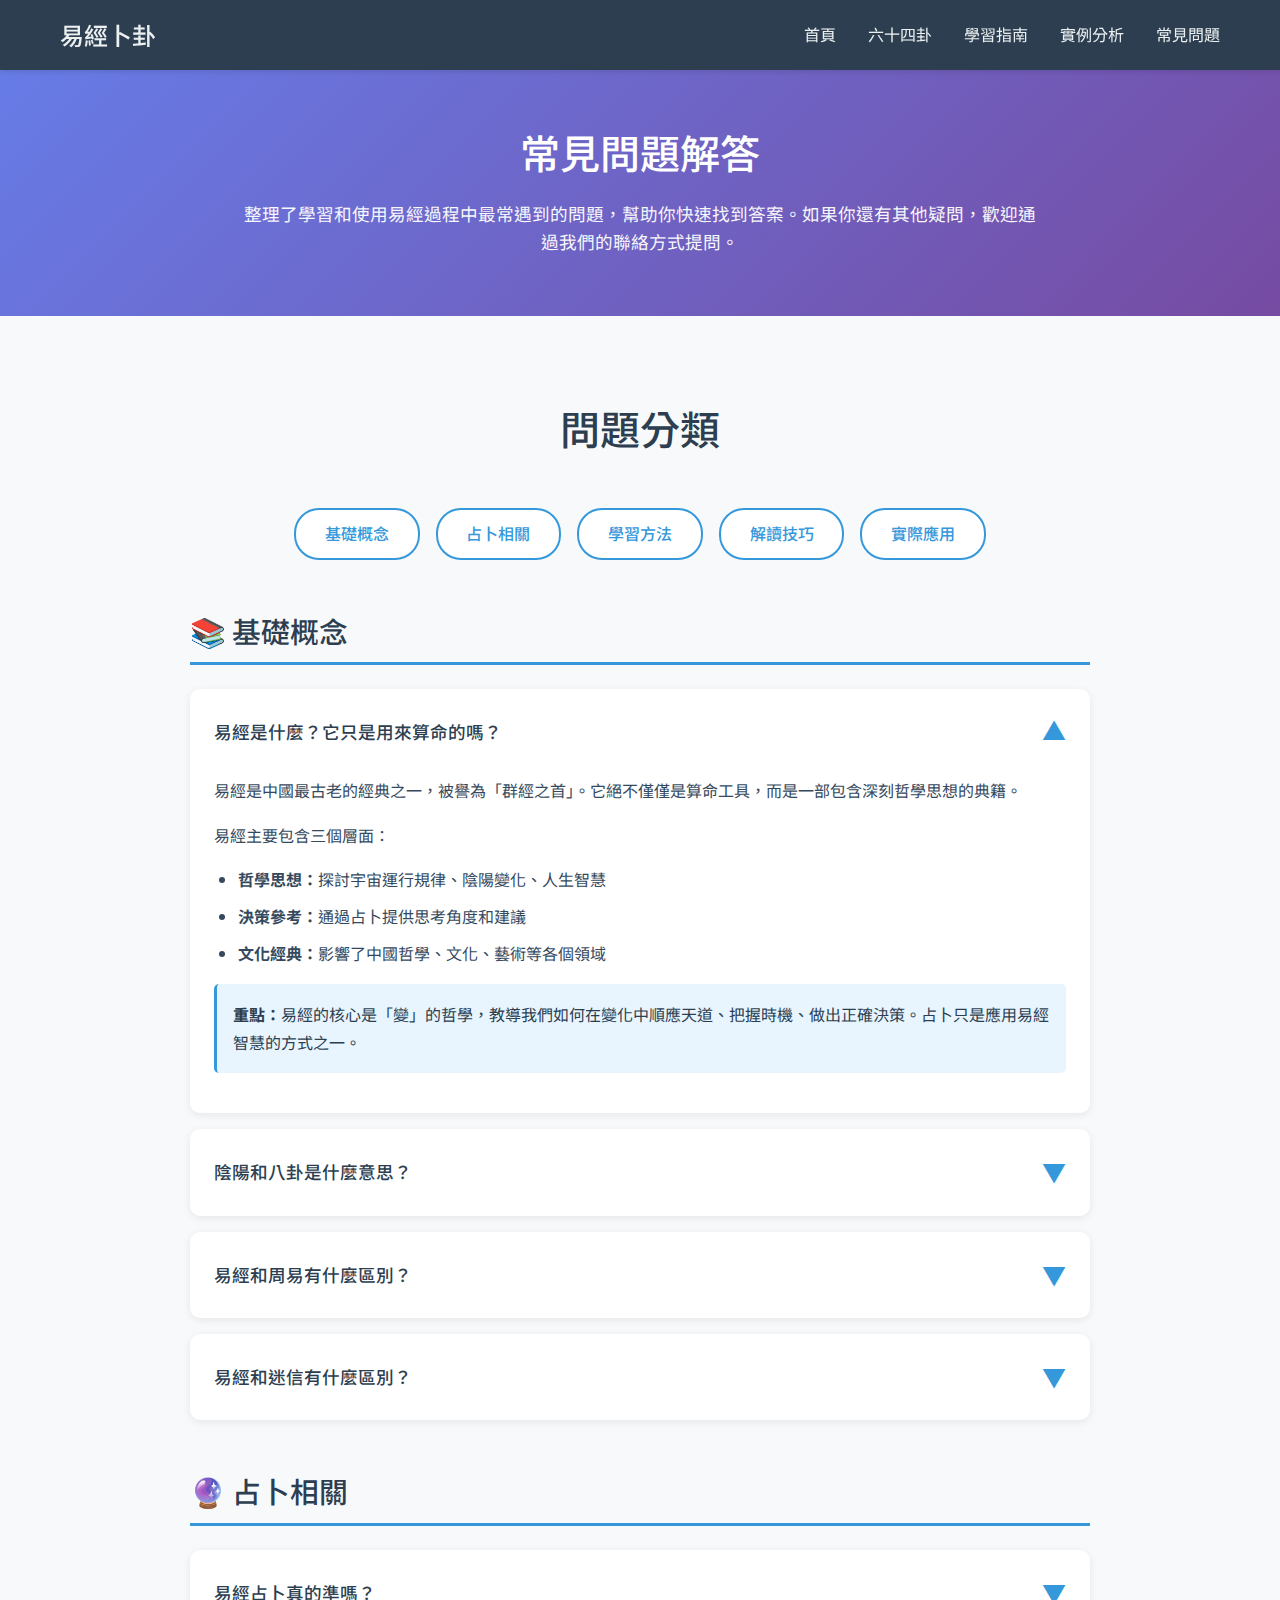
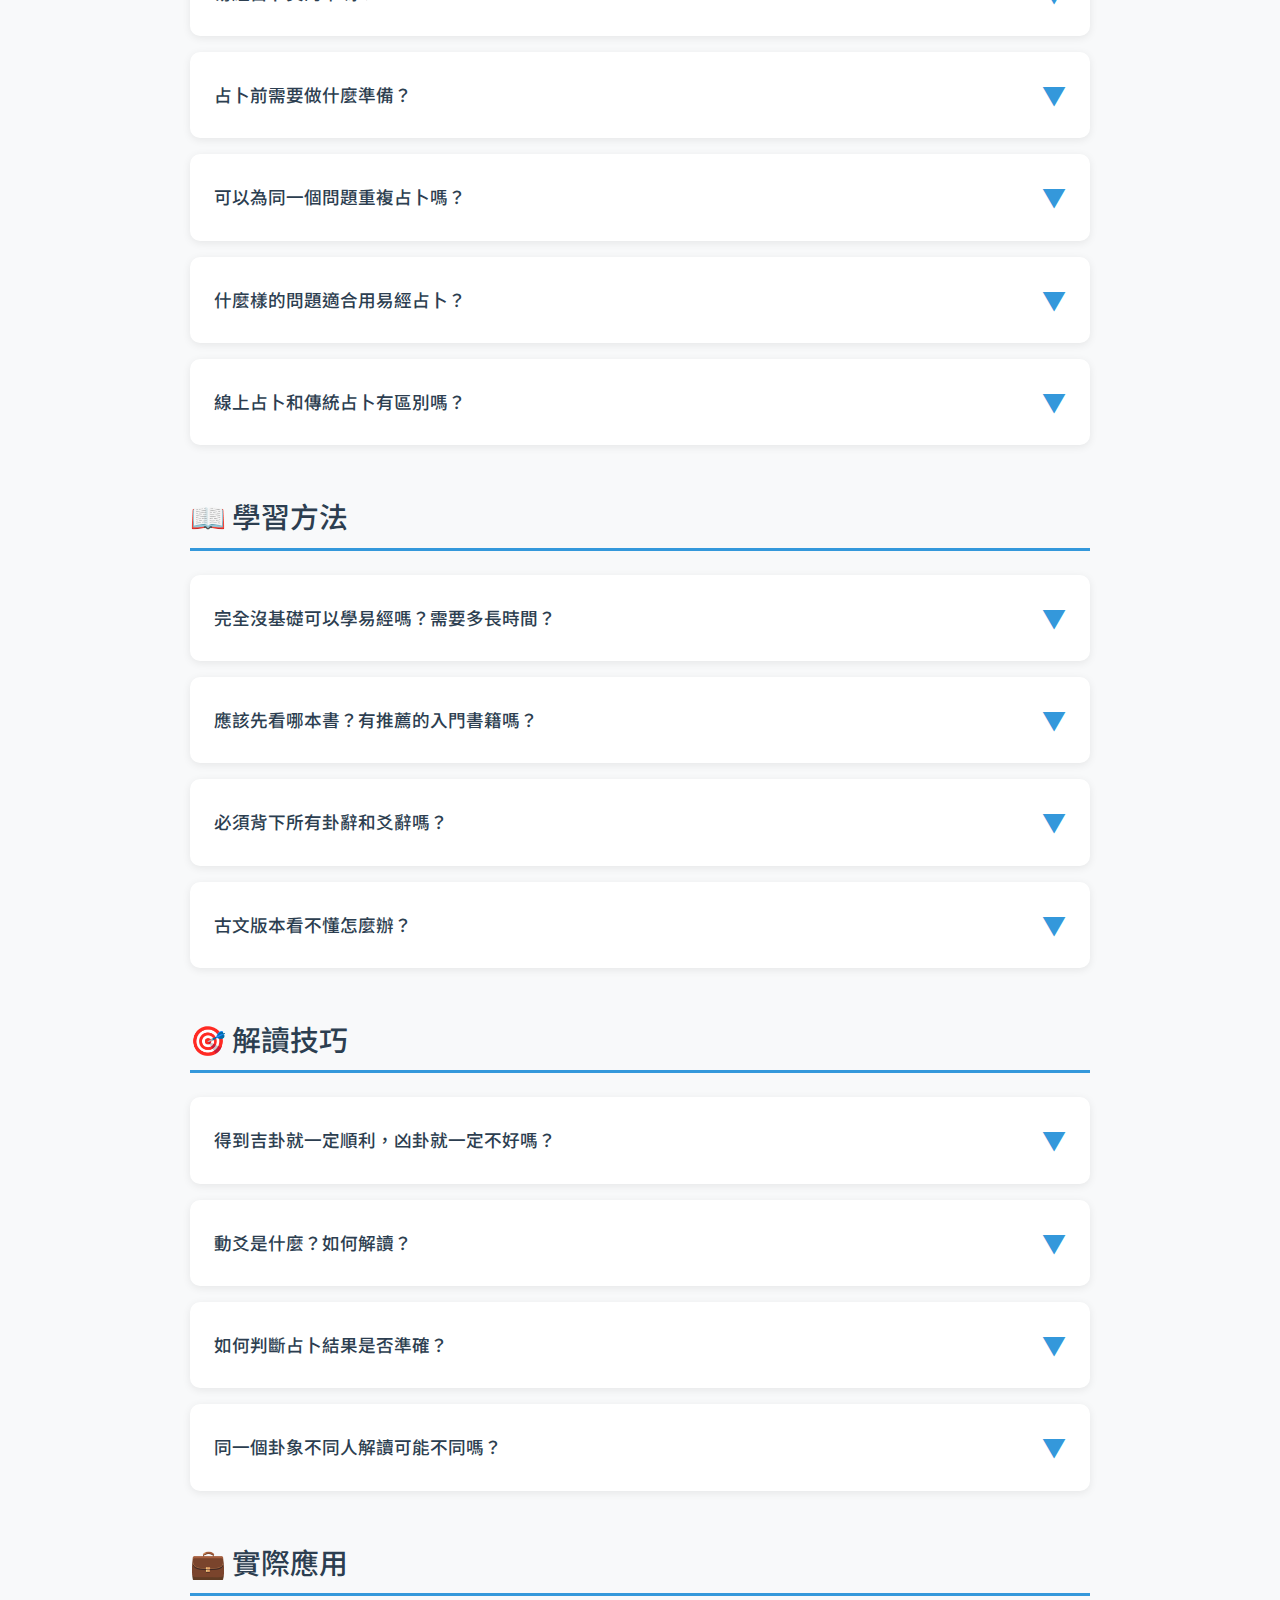
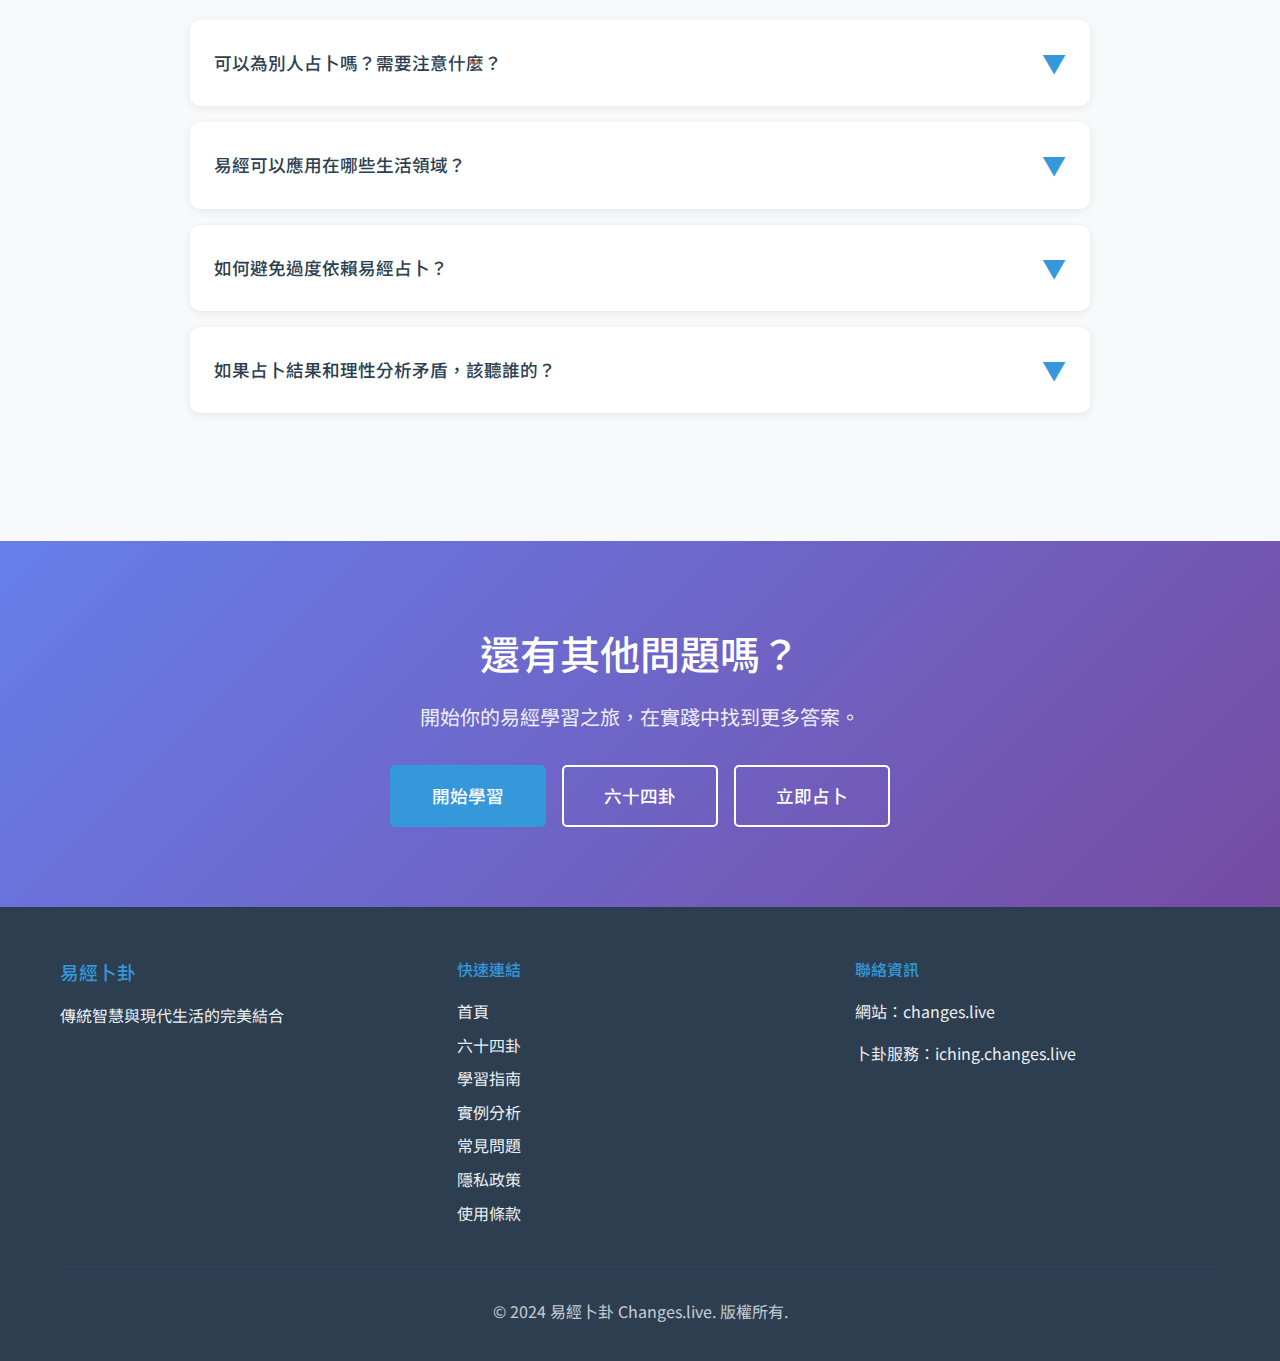
<file: faq.html>
<!DOCTYPE html>
<html lang="zh-TW">
<head>
    <meta charset="UTF-8">
    <meta name="viewport" content="width=device-width, initial-scale=1.0">
    <meta name="description" content="易經占卜常見問題解答：關於易經學習、占卜方法、卦象解讀等常見疑問的詳細回答，幫助你更好地理解和應用易經。">
    <meta name="keywords" content="易經常見問題, FAQ, 占卜疑問, 易經學習問題, 卦象解讀, 易經答疑">
    <meta name="author" content="易經卜卦">
    <meta name="robots" content="index, follow">
    <meta name="google-adsense-account" content="ca-pub-8905426307553442">
    <script async src="https://pagead2.googlesyndication.com/pagead/js/adsbygoogle.js?client=ca-pub-8905426307553442"
         crossorigin="anonymous"></script>

    <!-- Open Graph Meta Tags -->
    <meta property="og:title" content="易經常見問題解答 | Changes.live">
    <meta property="og:description" content="回答關於易經學習和占卜的各種常見疑問。">
    <meta property="og:type" content="article">
    <meta property="og:url" content="https://changes.live/faq.html">
    <meta property="og:site_name" content="易經卜卦">

    <title>易經常見問題解答 - FAQ | Changes.live</title>

    <!-- Preconnect for performance -->
    <link rel="preconnect" href="https://fonts.googleapis.com">
    <link rel="preconnect" href="https://fonts.gstatic.com" crossorigin>

    <!-- Google Fonts -->
    <link href="https://fonts.googleapis.com/css2?family=Noto+Sans+TC:wght@300;400;500;700&display=swap" rel="stylesheet">

    <link rel="stylesheet" href="styles.css">

    <!-- Structured Data -->
    <script type="application/ld+json">
    {
        "@context": "https://schema.org",
        "@type": "FAQPage",
        "mainEntity": [
            {
                "@type": "Question",
                "name": "易經是什麼？",
                "acceptedAnswer": {
                    "@type": "Answer",
                    "text": "易經是中國古代的一部經典著作，被譽為群經之首。它不僅是占卜之書，更是哲學思想的寶庫，包含了豐富的人生智慧和自然法則。"
                }
            },
            {
                "@type": "Question",
                "name": "易經占卜準確嗎？",
                "acceptedAnswer": {
                    "@type": "Answer",
                    "text": "易經占卜的準確性取決於多個因素，包括占卜者的誠心、解讀能力、對情境的理解等。它提供的是一種思考角度和智慧參考，而非絕對的預言。"
                }
            },
            {
                "@type": "Question",
                "name": "完全沒基礎可以學易經嗎？",
                "acceptedAnswer": {
                    "@type": "Answer",
                    "text": "完全可以。易經的學習是循序漸進的過程，零基礎學習者可以從基本概念開始，逐步深入。重要的是保持耐心和持續學習的態度。"
                }
            }
        ]
    }
    </script>

    <style>
        .faq-intro {
            background: linear-gradient(135deg, #667eea 0%, #764ba2 100%);
            color: white;
            padding: 120px 0 60px;
            text-align: center;
        }

        .faq-intro h1 {
            font-size: 2.5rem;
            margin-bottom: 1rem;
        }

        .faq-intro p {
            font-size: 1.1rem;
            max-width: 800px;
            margin: 0 auto;
            opacity: 0.95;
        }

        .faq-section {
            padding: 80px 0;
            background-color: #f8f9fa;
        }

        .faq-categories {
            display: flex;
            justify-content: center;
            gap: 1rem;
            margin-bottom: 3rem;
            flex-wrap: wrap;
        }

        .category-btn {
            padding: 0.7rem 1.8rem;
            background: white;
            border: 2px solid #3498db;
            border-radius: 25px;
            color: #3498db;
            font-weight: 500;
            cursor: pointer;
            transition: all 0.3s ease;
            text-decoration: none;
            display: inline-block;
        }

        .category-btn:hover {
            background: #3498db;
            color: white;
        }

        .faq-container {
            max-width: 900px;
            margin: 0 auto;
        }

        .faq-category-section {
            margin-bottom: 3rem;
        }

        .category-title {
            font-size: 1.8rem;
            color: #2c3e50;
            margin-bottom: 1.5rem;
            padding-bottom: 0.5rem;
            border-bottom: 3px solid #3498db;
            display: flex;
            align-items: center;
            gap: 0.5rem;
        }

        .faq-item {
            background: white;
            margin-bottom: 1rem;
            border-radius: 10px;
            overflow: hidden;
            box-shadow: 0 2px 8px rgba(0,0,0,0.08);
            transition: all 0.3s ease;
        }

        .faq-item:hover {
            box-shadow: 0 4px 12px rgba(0,0,0,0.12);
        }

        .faq-question {
            padding: 1.5rem;
            cursor: pointer;
            display: flex;
            justify-content: space-between;
            align-items: center;
            gap: 1rem;
            transition: background-color 0.3s ease;
        }

        .faq-question:hover {
            background-color: #f8f9fa;
        }

        .faq-question h3 {
            font-size: 1.1rem;
            color: #2c3e50;
            margin: 0;
            flex: 1;
        }

        .faq-icon {
            font-size: 1.5rem;
            color: #3498db;
            transition: transform 0.3s ease;
        }

        .faq-item.active .faq-icon {
            transform: rotate(180deg);
        }

        .faq-answer {
            padding: 0 1.5rem;
            max-height: 0;
            overflow: hidden;
            transition: all 0.3s ease;
        }

        .faq-item.active .faq-answer {
            padding: 0 1.5rem 1.5rem;
            max-height: 2000px;
        }

        .faq-answer p {
            color: #34495e;
            line-height: 1.8;
            margin-bottom: 1rem;
        }

        .faq-answer ul {
            margin-left: 1.5rem;
            line-height: 1.8;
            color: #34495e;
        }

        .faq-answer li {
            margin-bottom: 0.5rem;
        }

        .highlight-box {
            background: #e8f5fe;
            padding: 1rem;
            border-radius: 5px;
            border-left: 3px solid #3498db;
            margin: 1rem 0;
        }

        .highlight-box p {
            margin: 0;
            color: #2c3e50;
        }

        .warning-box {
            background: #fff9e6;
            padding: 1rem;
            border-radius: 5px;
            border-left: 3px solid #f39c12;
            margin: 1rem 0;
        }

        .warning-box p {
            margin: 0;
            color: #2c3e50;
        }

        @media screen and (max-width: 768px) {
            .faq-intro h1 {
                font-size: 2rem;
            }

            .category-title {
                font-size: 1.5rem;
            }

            .faq-question {
                padding: 1rem;
            }

            .faq-question h3 {
                font-size: 1rem;
            }
        }
    </style>
</head>
<body>
    <header>
        <nav class="navbar">
            <div class="nav-container">
                <div class="nav-logo">
                    <h1>易經卜卦</h1>
                </div>
                <ul class="nav-menu">
                    <li class="nav-item">
                        <a href="index.html" class="nav-link">首頁</a>
                    </li>
                    <li class="nav-item">
                        <a href="hexagrams.html" class="nav-link">六十四卦</a>
                    </li>
                    <li class="nav-item">
                        <a href="learning-guide.html" class="nav-link">學習指南</a>
                    </li>
                    <li class="nav-item">
                        <a href="case-studies.html" class="nav-link">實例分析</a>
                    </li>
                    <li class="nav-item">
                        <a href="faq.html" class="nav-link">常見問題</a>
                    </li>
                </ul>
                <div class="hamburger">
                    <span class="bar"></span>
                    <span class="bar"></span>
                    <span class="bar"></span>
                </div>
            </div>
        </nav>
    </header>

    <main>
        <!-- Intro Section -->
        <section class="faq-intro">
            <div class="container">
                <h1>常見問題解答</h1>
                <p>整理了學習和使用易經過程中最常遇到的問題，幫助你快速找到答案。如果你還有其他疑問，歡迎通過我們的聯絡方式提問。</p>
            </div>
        </section>

        <!-- FAQ Section -->
        <section class="faq-section">
            <div class="container">
                <h2 class="section-title">問題分類</h2>

                <div class="faq-categories">
                    <a href="#basics" class="category-btn">基礎概念</a>
                    <a href="#divination" class="category-btn">占卜相關</a>
                    <a href="#learning" class="category-btn">學習方法</a>
                    <a href="#interpretation" class="category-btn">解讀技巧</a>
                    <a href="#practice" class="category-btn">實際應用</a>
                </div>

                <div class="faq-container">
                    <!-- 基礎概念 -->
                    <div id="basics" class="faq-category-section">
                        <h2 class="category-title">📚 基礎概念</h2>

                        <div class="faq-item active">
                            <div class="faq-question">
                                <h3>易經是什麼？它只是用來算命的嗎？</h3>
                                <span class="faq-icon">▼</span>
                            </div>
                            <div class="faq-answer">
                                <p>易經是中國最古老的經典之一，被譽為「群經之首」。它絕不僅僅是算命工具，而是一部包含深刻哲學思想的典籍。</p>
                                <p>易經主要包含三個層面：</p>
                                <ul>
                                    <li><strong>哲學思想：</strong>探討宇宙運行規律、陰陽變化、人生智慧</li>
                                    <li><strong>決策參考：</strong>通過占卜提供思考角度和建議</li>
                                    <li><strong>文化經典：</strong>影響了中國哲學、文化、藝術等各個領域</li>
                                </ul>
                                <div class="highlight-box">
                                    <p><strong>重點：</strong>易經的核心是「變」的哲學，教導我們如何在變化中順應天道、把握時機、做出正確決策。占卜只是應用易經智慧的方式之一。</p>
                                </div>
                            </div>
                        </div>

                        <div class="faq-item">
                            <div class="faq-question">
                                <h3>陰陽和八卦是什麼意思？</h3>
                                <span class="faq-icon">▼</span>
                            </div>
                            <div class="faq-answer">
                                <p><strong>陰陽</strong>是易經最基本的概念，代表宇宙間相對立又相統一的兩種力量：</p>
                                <ul>
                                    <li>陽（—）：剛健、主動、明亮、向上</li>
                                    <li>陰（- -）：柔順、被動、陰暗、向下</li>
                                </ul>
                                <p><strong>八卦</strong>是由三個陰爻或陽爻組成的符號，代表八種基本自然現象：</p>
                                <ul>
                                    <li>乾☰（天）、坤☷（地）、震☳（雷）、巽☴（風）</li>
                                    <li>坎☵（水）、離☲（火）、艮☶（山）、兌☱（澤）</li>
                                </ul>
                                <p>八卦兩兩相疊，形成六十四卦，代表人生和自然界的六十四種基本情境。</p>
                            </div>
                        </div>

                        <div class="faq-item">
                            <div class="faq-question">
                                <h3>易經和周易有什麼區別？</h3>
                                <span class="faq-icon">▼</span>
                            </div>
                            <div class="faq-answer">
                                <p>《周易》是易經的一種，也是目前流傳最廣、影響最大的版本。</p>
                                <p>歷史上有「三易」之說：</p>
                                <ul>
                                    <li><strong>連山易：</strong>相傳為夏代的易書（已失傳）</li>
                                    <li><strong>歸藏易：</strong>相傳為商代的易書（已失傳）</li>
                                    <li><strong>周易：</strong>周代的易書，即我們現在學習的易經</li>
                                </ul>
                                <p>一般我們說的「易經」就是指《周易》，兩者可以互換使用。《周易》包括經文（卦辭、爻辭）和傳文（十翼，即易傳）兩部分。</p>
                            </div>
                        </div>

                        <div class="faq-item">
                            <div class="faq-question">
                                <h3>易經和迷信有什麼區別？</h3>
                                <span class="faq-icon">▼</span>
                            </div>
                            <div class="faq-answer">
                                <p>這是很多人關心的問題。易經和迷信有本質區別：</p>
                                <p><strong>易經的特點：</strong></p>
                                <ul>
                                    <li>強調個人的主動性和自由意志</li>
                                    <li>提供智慧參考，不是絕對預言</li>
                                    <li>重視理性分析和邏輯思考</li>
                                    <li>鼓勵「趨吉避凶」而非宿命論</li>
                                </ul>
                                <p><strong>迷信的特點：</strong></p>
                                <ul>
                                    <li>相信命運完全被注定，無法改變</li>
                                    <li>盲目相信，缺乏理性思考</li>
                                    <li>過度依賴，放棄自主判斷</li>
                                </ul>
                                <div class="warning-box">
                                    <p><strong>正確態度：</strong>易經是智慧工具，不是萬能的預言。我們應該理性看待占卜結果，結合實際情況做出判斷，而不是盲目依賴或過度迷信。</p>
                                </div>
                            </div>
                        </div>
                    </div>

                    <!-- 占卜相關 -->
                    <div id="divination" class="faq-category-section">
                        <h2 class="category-title">🔮 占卜相關</h2>

                        <div class="faq-item">
                            <div class="faq-question">
                                <h3>易經占卜真的準嗎？</h3>
                                <span class="faq-icon">▼</span>
                            </div>
                            <div class="faq-answer">
                                <p>這個問題沒有簡單的答案。易經占卜的「準確性」取決於多個因素：</p>
                                <ul>
                                    <li><strong>問題的明確性：</strong>問題越具體明確，越容易得到有意義的指引</li>
                                    <li><strong>占卜者的誠心：</strong>態度越誠懇專注，越能有深刻的領悟</li>
                                    <li><strong>解讀的能力：</strong>對易經理解越深，解讀越能契合實際</li>
                                    <li><strong>實際的驗證：</strong>事後驗證能幫助提升解讀能力</li>
                                </ul>
                                <div class="highlight-box">
                                    <p><strong>正確理解：</strong>易經占卜不是「預測未來」，而是「分析當前形勢、提供智慧參考」。它幫助你看清局勢、找到盲點、做出更明智的決策。準確性更多體現在「指導意義」而非「預言準確」。</p>
                                </div>
                            </div>
                        </div>

                        <div class="faq-item">
                            <div class="faq-question">
                                <h3>占卜前需要做什麼準備？</h3>
                                <span class="faq-icon">▼</span>
                            </div>
                            <div class="faq-answer">
                                <p>良好的準備能提升占卜的品質：</p>
                                <p><strong>心理準備：</strong></p>
                                <ul>
                                    <li>保持平靜的心態，不要在情緒激動時占卜</li>
                                    <li>明確自己要問的問題，問題要具體而非模糊</li>
                                    <li>帶著誠心和尊重的態度</li>
                                    <li>做好接受任何答案的心理準備</li>
                                </ul>
                                <p><strong>環境準備：</strong></p>
                                <ul>
                                    <li>選擇安靜的環境，避免干擾</li>
                                    <li>準備好占卜工具（銅錢、蓍草或線上工具）</li>
                                    <li>準備筆和紙記錄卦象和想法</li>
                                </ul>
                                <p><strong>問題準備：</strong></p>
                                <ul>
                                    <li>問題要明確具體，避免「是否」類問題</li>
                                    <li>例如，與其問「我會成功嗎」，不如問「我的新項目發展趨勢如何」</li>
                                    <li>最好寫下問題，確保思路清晰</li>
                                </ul>
                            </div>
                        </div>

                        <div class="faq-item">
                            <div class="faq-question">
                                <h3>可以為同一個問題重複占卜嗎？</h3>
                                <span class="faq-icon">▼</span>
                            </div>
                            <div class="faq-answer">
                                <p>一般<strong>不建議</strong>為同一個問題短時間內重複占卜，原因：</p>
                                <ul>
                                    <li>這反映了對占卜結果的不信任和不尊重</li>
                                    <li>可能導致「占卜依賴症」，失去自主判斷能力</li>
                                    <li>重複占卜的結果往往令人更困惑</li>
                                </ul>
                                <p><strong>但以下情況可以重新占卜：</strong></p>
                                <ul>
                                    <li>情況發生了重大變化</li>
                                    <li>距離上次占卜已經過了相當時間（如幾個月）</li>
                                    <li>問題的角度或重點改變了</li>
                                    <li>你已經採取行動，想了解新的發展趨勢</li>
                                </ul>
                                <div class="warning-box">
                                    <p><strong>建議：</strong>如果對占卜結果不理解，應該深入研究卦象含義，或請教有經驗的人，而不是立即重新占卜。給自己時間理解和消化，往往會有新的領悟。</p>
                                </div>
                            </div>
                        </div>

                        <div class="faq-item">
                            <div class="faq-question">
                                <h3>什麼樣的問題適合用易經占卜？</h3>
                                <span class="faq-icon">▼</span>
                            </div>
                            <div class="faq-answer">
                                <p><strong>適合占卜的問題：</strong></p>
                                <ul>
                                    <li>重要決策：轉職、創業、投資等重大選擇</li>
                                    <li>發展趨勢：事業、項目、關係的發展方向</li>
                                    <li>困境出路：面臨困難時尋求突破方向</li>
                                    <li>時機判斷：某個行動的時機是否恰當</li>
                                    <li>態度調整：應該以什麼態度面對某個局面</li>
                                </ul>
                                <p><strong>不適合占卜的問題：</strong></p>
                                <ul>
                                    <li>瑣碎小事：今天吃什麼、穿什麼等日常瑣事</li>
                                    <li>測試性質：「占卜準不準」這類測試問題</li>
                                    <li>他人隱私：未經同意占卜他人私事</li>
                                    <li>惡意目的：如何傷害他人、如何欺騙等</li>
                                    <li>超出能力：中樂透號碼、股票漲跌等隨機事件</li>
                                </ul>
                                <div class="highlight-box">
                                    <p><strong>原則：</strong>問題應該是重要的、你有能力影響的、符合道德的。易經占卜適合用於指導人生重要決策，而非日常瑣事或不切實際的期望。</p>
                                </div>
                            </div>
                        </div>

                        <div class="faq-item">
                            <div class="faq-question">
                                <h3>線上占卜和傳統占卜有區別嗎？</h3>
                                <span class="faq-icon">▼</span>
                            </div>
                            <div class="faq-answer">
                                <p>線上占卜和傳統占卜（如銅錢、蓍草）在形式上不同，但核心理念相同：</p>
                                <p><strong>線上占卜的優勢：</strong></p>
                                <ul>
                                    <li>方便快捷，隨時隨地可以進行</li>
                                    <li>自動記錄歷史，方便回顧和驗證</li>
                                    <li>降低學習門檻，適合初學者</li>
                                </ul>
                                <p><strong>傳統占卜的優勢：</strong></p>
                                <ul>
                                    <li>儀式感更強，更容易專注誠心</li>
                                    <li>親手操作，與卦象的連結更深</li>
                                    <li>傳承古法，體驗傳統文化</li>
                                </ul>
                                <p><strong>關鍵因素：</strong>無論哪種方式，最重要的是你的誠心、專注和對卦象的理解。工具只是媒介，關鍵在於你的心態和解讀能力。</p>
                            </div>
                        </div>
                    </div>

                    <!-- 學習方法 -->
                    <div id="learning" class="faq-category-section">
                        <h2 class="category-title">📖 學習方法</h2>

                        <div class="faq-item">
                            <div class="faq-question">
                                <h3>完全沒基礎可以學易經嗎？需要多長時間？</h3>
                                <span class="faq-icon">▼</span>
                            </div>
                            <div class="faq-answer">
                                <p><strong>完全可以！</strong>易經的學習是循序漸進的，零基礎也能學好。</p>
                                <p><strong>學習時程參考：</strong></p>
                                <ul>
                                    <li><strong>入門階段（1-2 個月）：</strong>了解基本概念、認識八卦、學會簡單占卜</li>
                                    <li><strong>熟悉階段（3-6 個月）：</strong>熟悉六十四卦、理解卦辭爻辭、能進行基本解讀</li>
                                    <li><strong>應用階段（6-12 個月）：</strong>靈活解讀卦象、應用於實際生活</li>
                                    <li><strong>精進階段（持續）：</strong>深入研究哲理、形成個人體系</li>
                                </ul>
                                <div class="highlight-box">
                                    <p><strong>重要提醒：</strong>易經的學習是終身的。不要期望快速精通，而要享受學習過程。每個階段都有不同的收穫，保持耐心和興趣是最重要的。</p>
                                </div>
                            </div>
                        </div>

                        <div class="faq-item">
                            <div class="faq-question">
                                <h3>應該先看哪本書？有推薦的入門書籍嗎？</h3>
                                <span class="faq-icon">▼</span>
                            </div>
                            <div class="faq-answer">
                                <p><strong>初學者推薦書籍：</strong></p>
                                <ul>
                                    <li><strong>《易經入門》- 傅佩榮：</strong>現代語言解釋，深入淺出，適合零基礎</li>
                                    <li><strong>《易經的智慧》- 曾仕強：</strong>從管理角度解讀，通俗易懂</li>
                                    <li><strong>《圖解易經》系列：</strong>圖文並茂，視覺化學習</li>
                                    <li><strong>《易經雜說》- 南懷瑾：</strong>融合儒釋道思想，深入淺出</li>
                                </ul>
                                <p><strong>進階參考：</strong></p>
                                <ul>
                                    <li>《周易本義》- 朱熹</li>
                                    <li>《周易正義》- 孔穎達</li>
                                    <li>《易傳》（十翼）- 傳為孔子所作</li>
                                </ul>
                                <p><strong>學習建議：</strong>先選一本通俗入門書完整讀完，建立基礎框架後，再閱讀其他書籍擴展理解。不要同時讀太多本，避免混淆。</p>
                            </div>
                        </div>

                        <div class="faq-item">
                            <div class="faq-question">
                                <h3>必須背下所有卦辭和爻辭嗎？</h3>
                                <span class="faq-icon">▼</span>
                            </div>
                            <div class="faq-answer">
                                <p><strong>不需要！</strong>理解比記憶更重要。</p>
                                <p><strong>建議的學習方式：</strong></p>
                                <ul>
                                    <li><strong>理解卦象結構：</strong>先理解每個卦的組成和象徵意義</li>
                                    <li><strong>記住關鍵字：</strong>每個卦記住 2-3 個關鍵詞即可</li>
                                    <li><strong>掌握核心卦：</strong>優先熟記最常見的 12-20 個卦</li>
                                    <li><strong>通過實踐記憶：</strong>多次占卜和解讀，自然會記住</li>
                                </ul>
                                <p><strong>什麼時候需要背誦：</strong></p>
                                <ul>
                                    <li>如果你想深入研究易經哲學</li>
                                    <li>如果你想成為專業的易經老師或占卜師</li>
                                    <li>如果你對古文有興趣，享受背誦的過程</li>
                                </ul>
                                <div class="highlight-box">
                                    <p><strong>記住：</strong>易經的價值在於智慧和應用，而非死記硬背。理解卦象的邏輯和內涵，比背誦文字更有意義。</p>
                                </div>
                            </div>
                        </div>

                        <div class="faq-item">
                            <div class="faq-question">
                                <h3>古文版本看不懂怎麼辦？</h3>
                                <span class="faq-icon">▼</span>
                            </div>
                            <div class="faq-answer">
                                <p>這是很正常的，易經原文是古文，確實有一定難度。</p>
                                <p><strong>解決方法：</strong></p>
                                <ul>
                                    <li><strong>從白話版本開始：</strong>先讀現代白話解釋的版本，建立基礎理解</li>
                                    <li><strong>對照閱讀：</strong>讀一段原文，立即看對應的白話解釋</li>
                                    <li><strong>重點詞彙：</strong>記住常見的古文詞彙，逐漸提升閱讀能力</li>
                                    <li><strong>查閱註解：</strong>利用有詳細註解的版本</li>
                                    <li><strong>不求完美：</strong>初學階段理解大意即可，不必糾結每個字</li>
                                </ul>
                                <p><strong>循序漸進：</strong>隨著學習深入，古文理解能力會自然提升。不要因為看不懂古文就放棄，可以從現代解讀開始，逐步接觸原典。</p>
                            </div>
                        </div>
                    </div>

                    <!-- 解讀技巧 -->
                    <div id="interpretation" class="faq-category-section">
                        <h2 class="category-title">🎯 解讀技巧</h2>

                        <div class="faq-item">
                            <div class="faq-question">
                                <h3>得到吉卦就一定順利，凶卦就一定不好嗎？</h3>
                                <span class="faq-icon">▼</span>
                            </div>
                            <div class="faq-answer">
                                <p><strong>不是這麼簡單！</strong>易經的智慧遠比吉凶二元論複雜。</p>
                                <p><strong>正確理解吉凶：</strong></p>
                                <ul>
                                    <li><strong>吉中有凶：</strong>泰卦雖吉，但「泰極否來」，順境中要警惕</li>
                                    <li><strong>凶中有吉：</strong>困境往往是轉機，「否極泰來」</li>
                                    <li><strong>因時而異：</strong>同一卦在不同情境下意義不同</li>
                                    <li><strong>因人而異：</strong>關鍵看你如何應對和行動</li>
                                </ul>
                                <div class="highlight-box">
                                    <p><strong>易經的智慧：</strong>重點不是預測吉凶，而是告訴你如何「趨吉避凶」。即使得到所謂「凶卦」，如果你能按照卦象指引調整行動，也能化凶為吉。易經強調的是你的主動性和應對智慧。</p>
                                </div>
                            </div>
                        </div>

                        <div class="faq-item">
                            <div class="faq-question">
                                <h3>動爻是什麼？如何解讀？</h3>
                                <span class="faq-icon">▼</span>
                            </div>
                            <div class="faq-answer">
                                <p><strong>動爻</strong>是占卜時顯示變化的爻位，代表事態的動態和發展方向。</p>
                                <p><strong>動爻的意義：</strong></p>
                                <ul>
                                    <li>指出事態發展的關鍵點</li>
                                    <li>顯示需要特別注意的方面</li>
                                    <li>提供更具體的指導建議</li>
                                </ul>
                                <p><strong>如何解讀：</strong></p>
                                <ul>
                                    <li><strong>本卦：</strong>當前的狀態和整體形勢</li>
                                    <li><strong>動爻：</strong>關鍵變化點和具體建議</li>
                                    <li><strong>變卦：</strong>未來的發展趨勢（動爻變化後形成的卦）</li>
                                </ul>
                                <p><strong>解讀順序：</strong>先看本卦理解整體情況 → 看動爻了解關鍵點和建議 → 看變卦了解發展趨勢</p>
                                <div class="highlight-box">
                                    <p><strong>提示：</strong>如果有多個動爻，要綜合考慮；如果沒有動爻（六爻皆不動），則專注於本卦的理解，表示情況穩定，不會有大的變化。</p>
                                </div>
                            </div>
                        </div>

                        <div class="faq-item">
                            <div class="faq-question">
                                <h3>如何判斷占卜結果是否準確？</h3>
                                <span class="faq-icon">▼</span>
                            </div>
                            <div class="faq-answer">
                                <p>這需要<strong>事後驗證</strong>和持續學習。</p>
                                <p><strong>驗證方法：</strong></p>
                                <ul>
                                    <li><strong>記錄詳細：</strong>記下占卜時間、問題、卦象、你的解讀</li>
                                    <li><strong>觀察發展：</strong>關注事態實際發展過程</li>
                                    <li><strong>事後對照：</strong>事情結束後，對照當時的卦象和解讀</li>
                                    <li><strong>分析偏差：</strong>如果不準，思考是哪個環節出了問題</li>
                                    <li><strong>總結經驗：</strong>累積案例，提升解讀能力</li>
                                </ul>
                                <p><strong>常見問題：</strong></p>
                                <ul>
                                    <li><strong>問題不明確：</strong>導致解讀沒有針對性</li>
                                    <li><strong>解讀過於主觀：</strong>只看自己想看的部分</li>
                                    <li><strong>忽視爻位：</strong>只看卦辭，不看爻辭</li>
                                    <li><strong>脫離實際：</strong>解讀與實際情況嚴重脫節</li>
                                </ul>
                                <div class="warning-box">
                                    <p><strong>重要：</strong>提升準確性需要長期實踐和驗證。不要因為一兩次不準就放棄，也不要因為偶爾準確就過度自信。保持學習和反思的態度。</p>
                                </div>
                            </div>
                        </div>

                        <div class="faq-item">
                            <div class="faq-question">
                                <h3>同一個卦象不同人解讀可能不同嗎？</h3>
                                <span class="faq-icon">▼</span>
                            </div>
                            <div class="faq-answer">
                                <p><strong>是的</strong>，這是完全正常的現象。</p>
                                <p><strong>解讀差異的原因：</strong></p>
                                <ul>
                                    <li><strong>經驗不同：</strong>學習深度和實踐經驗影響解讀</li>
                                    <li><strong>角度不同：</strong>關注的重點可能不同</li>
                                    <li><strong>背景不同：</strong>對問題背景的了解程度不同</li>
                                    <li><strong>流派不同：</strong>易學流派眾多，方法有差異</li>
                                </ul>
                                <p><strong>如何處理差異：</strong></p>
                                <ul>
                                    <li>聽取多方意見，但保持自己的判斷</li>
                                    <li>選擇邏輯清晰、契合實際的解讀</li>
                                    <li>不要盲從權威，要批判性思考</li>
                                    <li>結合自己的直覺和理性分析</li>
                                </ul>
                                <div class="highlight-box">
                                    <p><strong>記住：</strong>易經不是精確的科學公式，而是智慧的啟發。不同的解讀可能都有其道理，關鍵是哪個對你更有啟發意義。隨著學習深入，你會形成自己的解讀體系。</p>
                                </div>
                            </div>
                        </div>
                    </div>

                    <!-- 實際應用 -->
                    <div id="practice" class="faq-category-section">
                        <h2 class="category-title">💼 實際應用</h2>

                        <div class="faq-item">
                            <div class="faq-question">
                                <h3>可以為別人占卜嗎？需要注意什麼？</h3>
                                <span class="faq-icon">▼</span>
                            </div>
                            <div class="faq-answer">
                                <p><strong>可以</strong>，但需要遵守一些原則。</p>
                                <p><strong>基本原則：</strong></p>
                                <ul>
                                    <li><strong>徵得同意：</strong>不要未經同意為他人占卜</li>
                                    <li><strong>保持中立：</strong>客觀解讀，不摻入個人偏見</li>
                                    <li><strong>謹慎表達：</strong>語言要負責任，避免過於絕對的判斷</li>
                                    <li><strong>保護隱私：</strong>不要洩露他人占卜內容</li>
                                    <li><strong>提供建議：</strong>給出建設性建議，而非嚇唬或誤導</li>
                                </ul>
                                <p><strong>不要做的事：</strong></p>
                                <ul>
                                    <li>不要利用占卜操控他人</li>
                                    <li>不要誇大卦象的凶險</li>
                                    <li>不要收取不合理的費用</li>
                                    <li>不要對結果做絕對保證</li>
                                </ul>
                                <div class="warning-box">
                                    <p><strong>重要提醒：</strong>為他人占卜是很大的責任。你的解讀可能影響他人的決策，所以要格外謹慎。如果沒有足夠的經驗和把握，建議先不要為他人占卜，或者只提供參考而非定論。</p>
                                </div>
                            </div>
                        </div>

                        <div class="faq-item">
                            <div class="faq-question">
                                <h3>易經可以應用在哪些生活領域？</h3>
                                <span class="faq-icon">▼</span>
                            </div>
                            <div class="faq-answer">
                                <p>易經的智慧可以廣泛應用於生活各個方面：</p>
                                <p><strong>事業發展：</strong></p>
                                <ul>
                                    <li>職業選擇、轉職時機、創業決策</li>
                                    <li>項目規劃、市場判斷、風險評估</li>
                                    <li>團隊管理、領導力培養</li>
                                </ul>
                                <p><strong>人際關係：</strong></p>
                                <ul>
                                    <li>溝通技巧、衝突化解</li>
                                    <li>建立關係、維護友誼</li>
                                    <li>理解他人、處理矛盾</li>
                                </ul>
                                <p><strong>個人成長：</strong></p>
                                <ul>
                                    <li>性格修養、心態調整</li>
                                    <li>學習規劃、能力提升</li>
                                    <li>人生方向、價值觀建立</li>
                                </ul>
                                <p><strong>決策判斷：</strong></p>
                                <ul>
                                    <li>重要選擇、時機把握</li>
                                    <li>風險評估、利弊分析</li>
                                    <li>策略調整、應對變化</li>
                                </ul>
                                <div class="highlight-box">
                                    <p><strong>核心價值：</strong>易經不只是占卜工具，更是思維方式和人生智慧。它教會我們順應變化、把握時機、平衡陰陽、趨吉避凶。這些智慧可以融入日常生活的各個方面。</p>
                                </div>
                            </div>
                        </div>

                        <div class="faq-item">
                            <div class="faq-question">
                                <h3>如何避免過度依賴易經占卜？</h3>
                                <span class="faq-icon">▼</span>
                            </div>
                            <div class="faq-answer">
                                <p>這是一個很重要的問題。過度依賴會失去自主判斷能力。</p>
                                <p><strong>保持健康態度的方法：</strong></p>
                                <ul>
                                    <li><strong>重大事項才占卜：</strong>日常瑣事靠自己判斷</li>
                                    <li><strong>作為參考而非命令：</strong>占卜結果是建議，不是指令</li>
                                    <li><strong>結合理性分析：</strong>同時運用邏輯思考和實際評估</li>
                                    <li><strong>限制頻率：</strong>給自己設定占卜頻率的限制</li>
                                    <li><strong>培養決斷力：</strong>有意識地訓練自己的判斷能力</li>
                                </ul>
                                <p><strong>過度依賴的徵兆：</strong></p>
                                <ul>
                                    <li>任何決定都要占卜</li>
                                    <li>占卜結果不滿意就重複占卜</li>
                                    <li>完全按照占卜結果行動，不用自己思考</li>
                                    <li>生活中充滿焦慮，沒有占卜就無法做決定</li>
                                </ul>
                                <div class="warning-box">
                                    <p><strong>正確定位：</strong>易經是你的智慧助手，而非生活的主宰。你才是自己人生的決策者。占卜提供角度和啟發，但最終決定權在你手上。保持這個清醒認識，才能健康地運用易經。</p>
                                </div>
                            </div>
                        </div>

                        <div class="faq-item">
                            <div class="faq-question">
                                <h3>如果占卜結果和理性分析矛盾，該聽誰的？</h3>
                                <span class="faq-icon">▼</span>
                            </div>
                            <div class="faq-answer">
                                <p>這是很多人都會遇到的情況。處理方式：</p>
                                <p><strong>首先，重新審視：</strong></p>
                                <ul>
                                    <li>是否正確理解了卦象的含義？</li>
                                    <li>理性分析是否考慮了所有因素？</li>
                                    <li>兩者真的矛盾，還是角度不同？</li>
                                </ul>
                                <p><strong>綜合考慮：</strong></p>
                                <ul>
                                    <li><strong>理性分析偏重：</strong>已知的、可量化的因素</li>
                                    <li><strong>易經占卜偏重：</strong>趨勢、時機、未知的可能性</li>
                                    <li>兩者其實是互補的，不一定真的矛盾</li>
                                </ul>
                                <p><strong>最終決策：</strong></p>
                                <ul>
                                    <li>如果理性分析非常明確，證據充分，可以優先考慮</li>
                                    <li>如果有直覺上的不安，值得重視易經的警示</li>
                                    <li>如果兩者都不夠確定，可以尋求第三方意見</li>
                                </ul>
                                <div class="highlight-box">
                                    <p><strong>建議：</strong>最理想的狀態是將易經智慧和理性分析結合。易經提醒你注意趨勢和時機，理性分析幫你評估具體條件。兩者結合，才能做出最全面的判斷。記住，你永遠是最終決策者。</p>
                                </div>
                            </div>
                        </div>
                    </div>
                </div>
            </div>
        </section>

        <!-- Call to Action -->
        <section class="cta">
            <div class="container">
                <div class="cta-content">
                    <h2>還有其他問題嗎？</h2>
                    <p>開始你的易經學習之旅，在實踐中找到更多答案。</p>
                    <div style="display: flex; gap: 1rem; justify-content: center; flex-wrap: wrap; margin-top: 2rem;">
                        <a href="learning-guide.html" class="btn btn-primary btn-large">開始學習</a>
                        <a href="hexagrams.html" class="btn btn-secondary btn-large">六十四卦</a>
                        <a href="https://iching.changes.live" class="btn btn-secondary btn-large">立即占卜</a>
                    </div>
                </div>
            </div>
        </section>
    </main>

    <footer>
        <div class="container">
            <div class="footer-content">
                <div class="footer-section">
                    <h3>易經卜卦</h3>
                    <p>傳統智慧與現代生活的完美結合</p>
                </div>
                <div class="footer-section">
                    <h4>快速連結</h4>
                    <ul>
                        <li><a href="index.html">首頁</a></li>
                        <li><a href="hexagrams.html">六十四卦</a></li>
                        <li><a href="learning-guide.html">學習指南</a></li>
                        <li><a href="case-studies.html">實例分析</a></li>
                        <li><a href="faq.html">常見問題</a></li>
                        <li><a href="privacy.html">隱私政策</a></li>
                        <li><a href="terms.html">使用條款</a></li>
                    </ul>
                </div>
                <div class="footer-section">
                    <h4>聯絡資訊</h4>
                    <p>網站：<a href="https://changes.live">changes.live</a></p>
                    <p>卜卦服務：<a href="https://iching.changes.live">iching.changes.live</a></p>
                </div>
            </div>
            <div class="footer-bottom">
                <p>&copy; 2024 易經卜卦 Changes.live. 版權所有.</p>
            </div>
        </div>
    </footer>

    <script src="script.js"></script>

    <script>
        // FAQ accordion functionality
        document.querySelectorAll('.faq-question').forEach(question => {
            question.addEventListener('click', function() {
                const item = this.parentElement;
                const wasActive = item.classList.contains('active');

                // Close all items
                document.querySelectorAll('.faq-item').forEach(i => {
                    i.classList.remove('active');
                });

                // Open clicked item if it wasn't active
                if (!wasActive) {
                    item.classList.add('active');
                }
            });
        });

        // Smooth scroll for category buttons
        document.querySelectorAll('.category-btn').forEach(btn => {
            btn.addEventListener('click', function(e) {
                e.preventDefault();
                const targetId = this.getAttribute('href');
                const targetElement = document.querySelector(targetId);
                if (targetElement) {
                    targetElement.scrollIntoView({ behavior: 'smooth', block: 'start' });
                }
            });
        });
    </script>
</body>
</html>
</file>
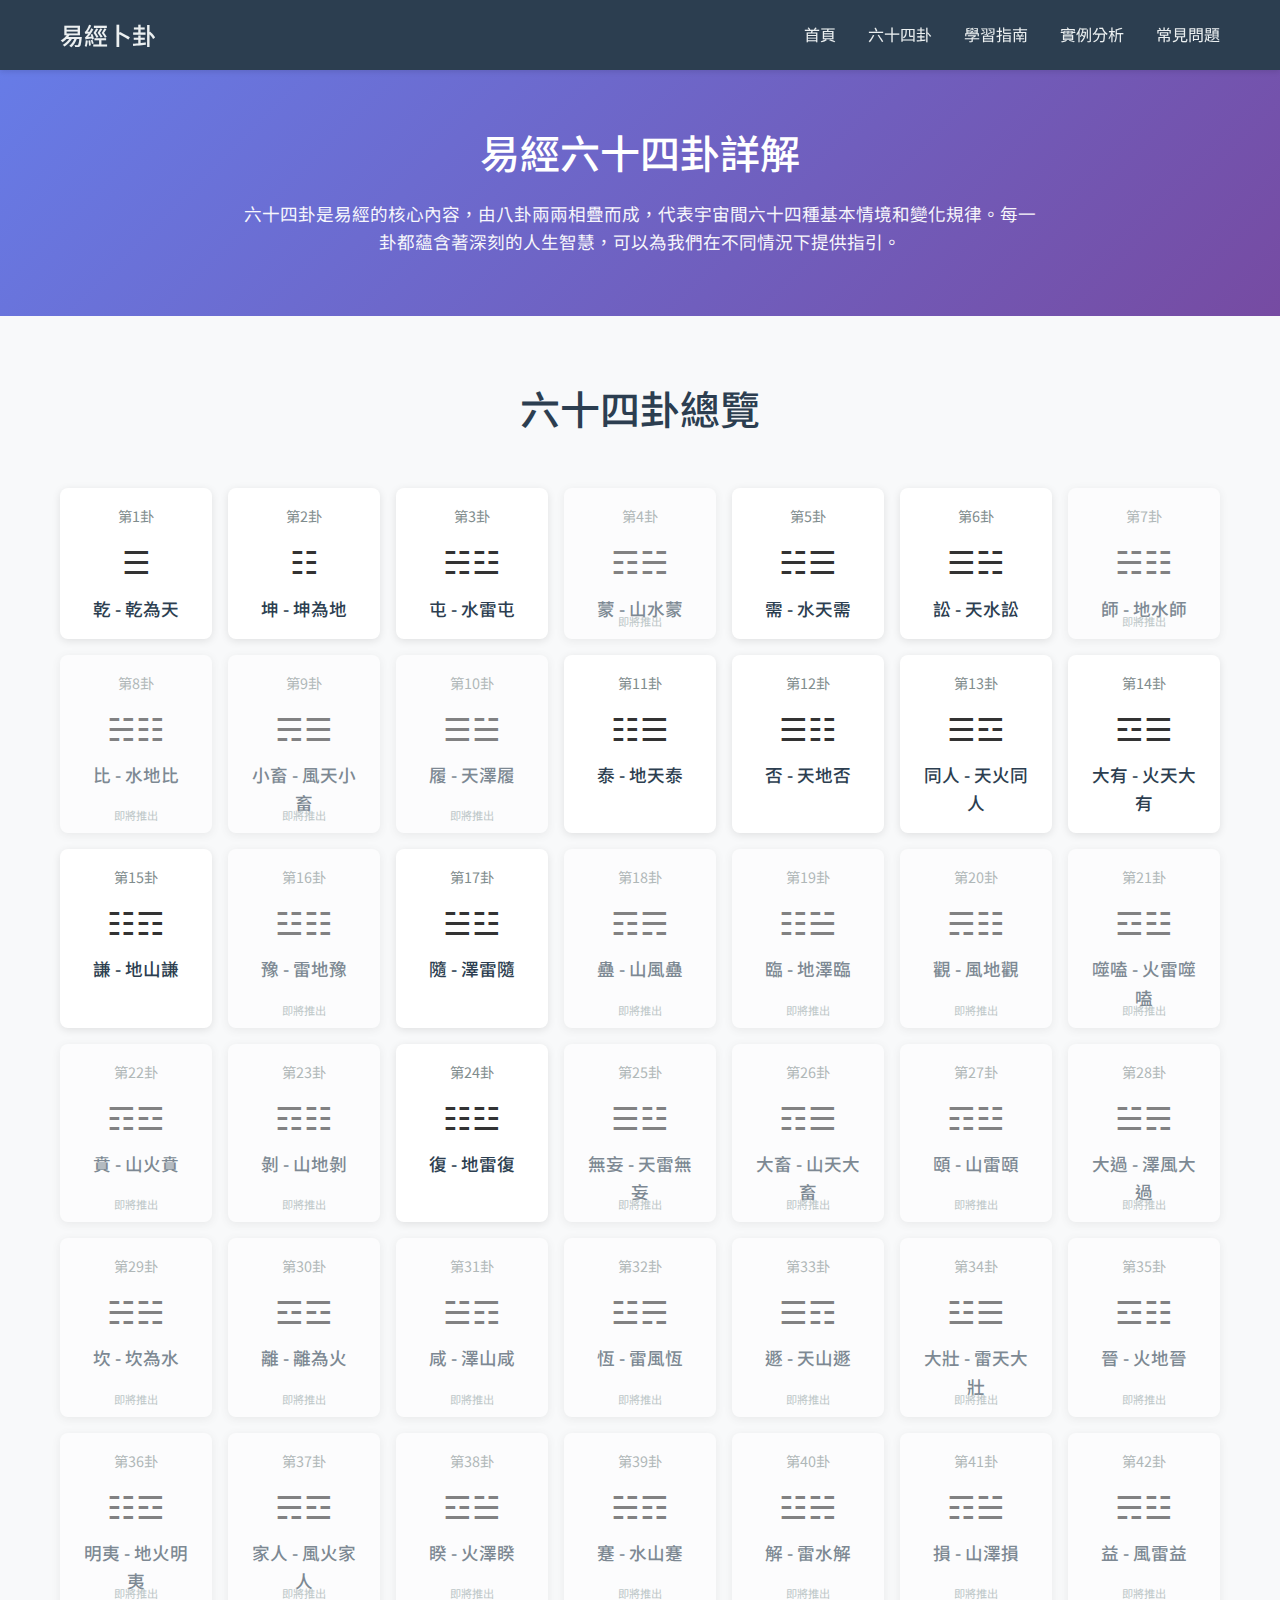
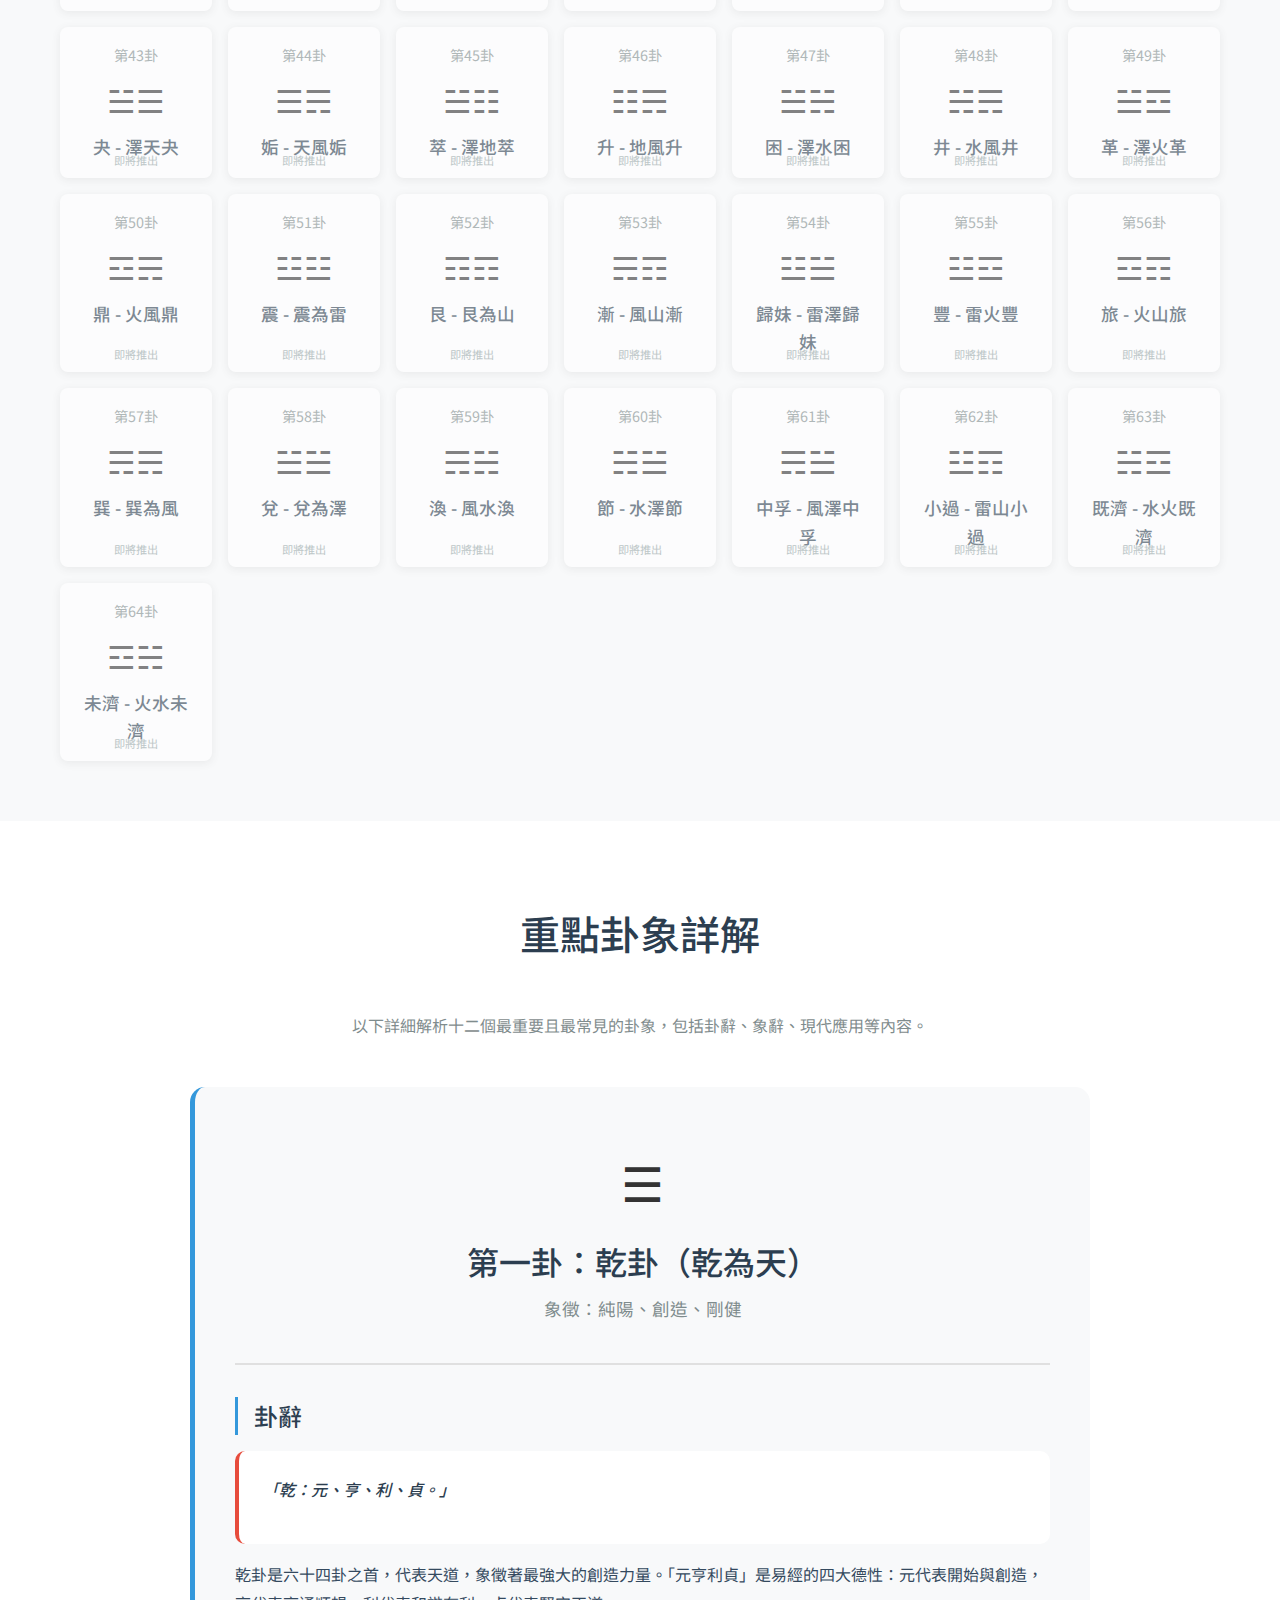
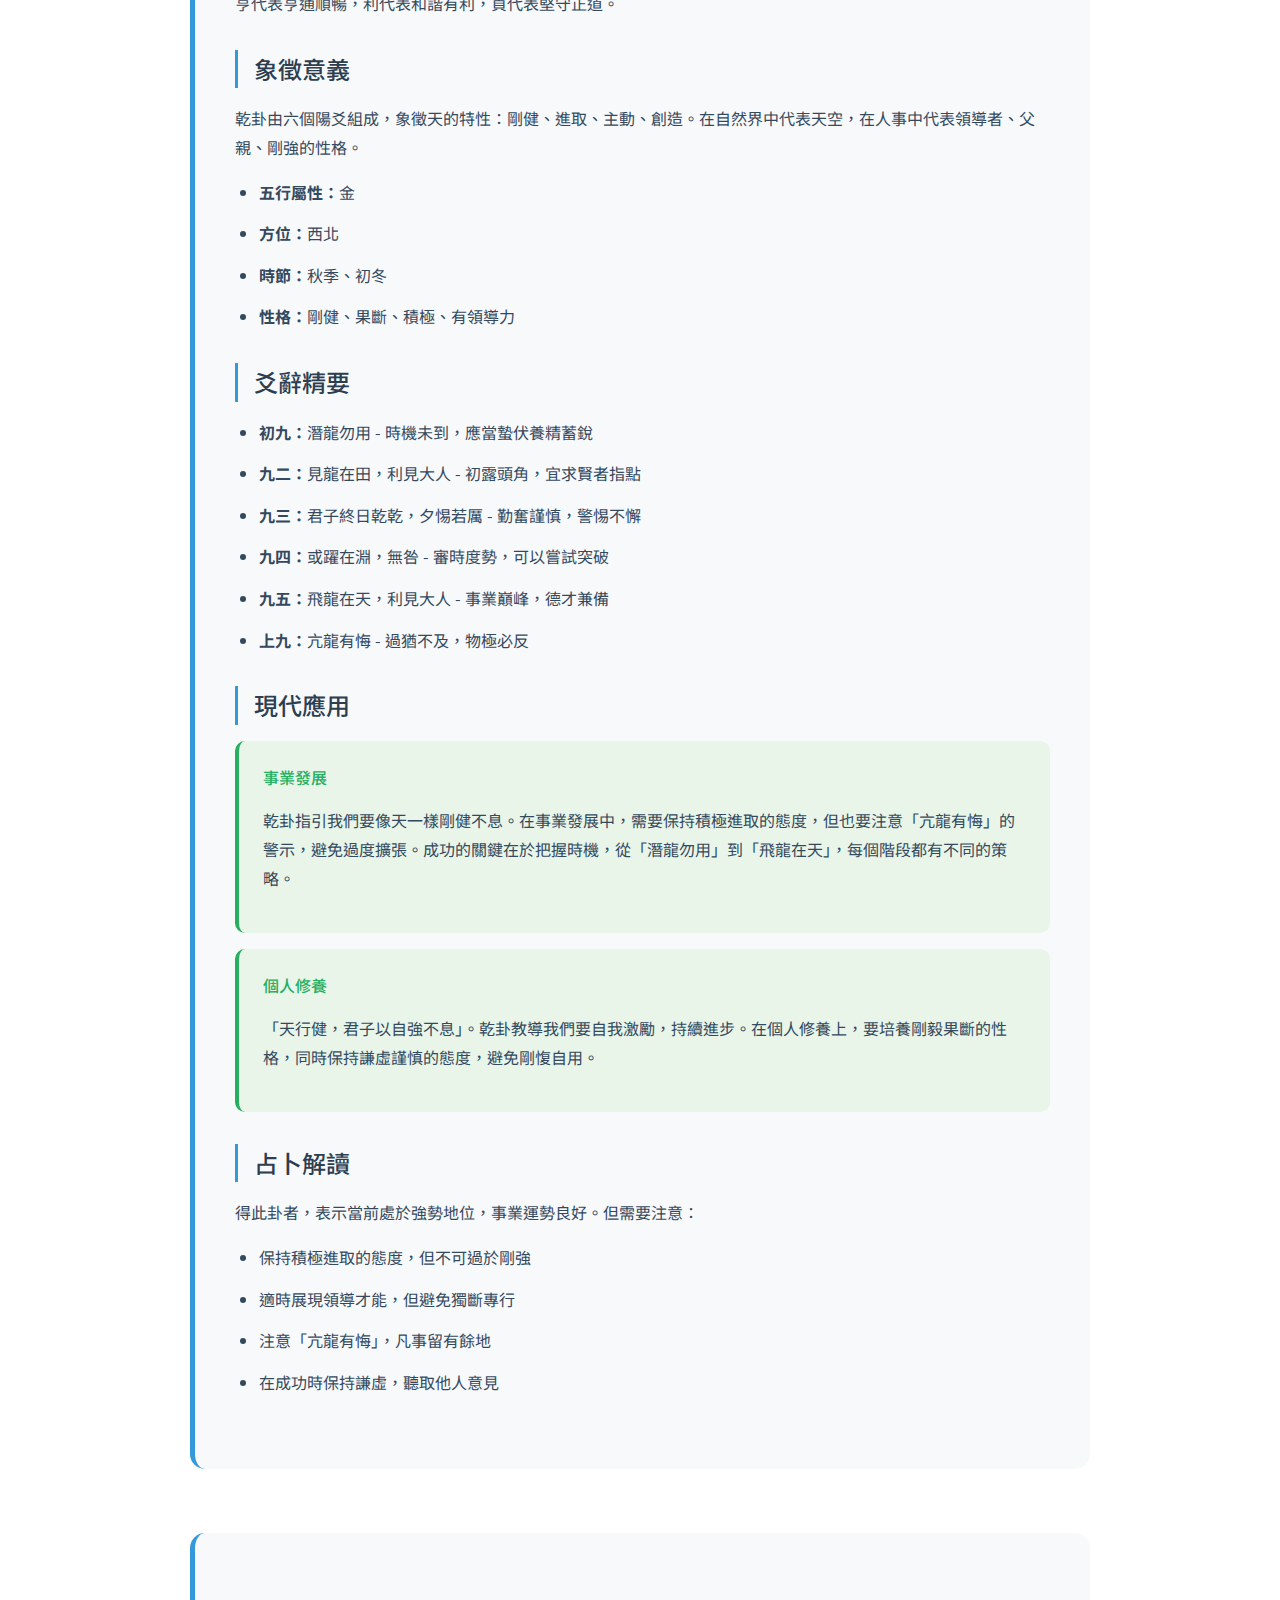
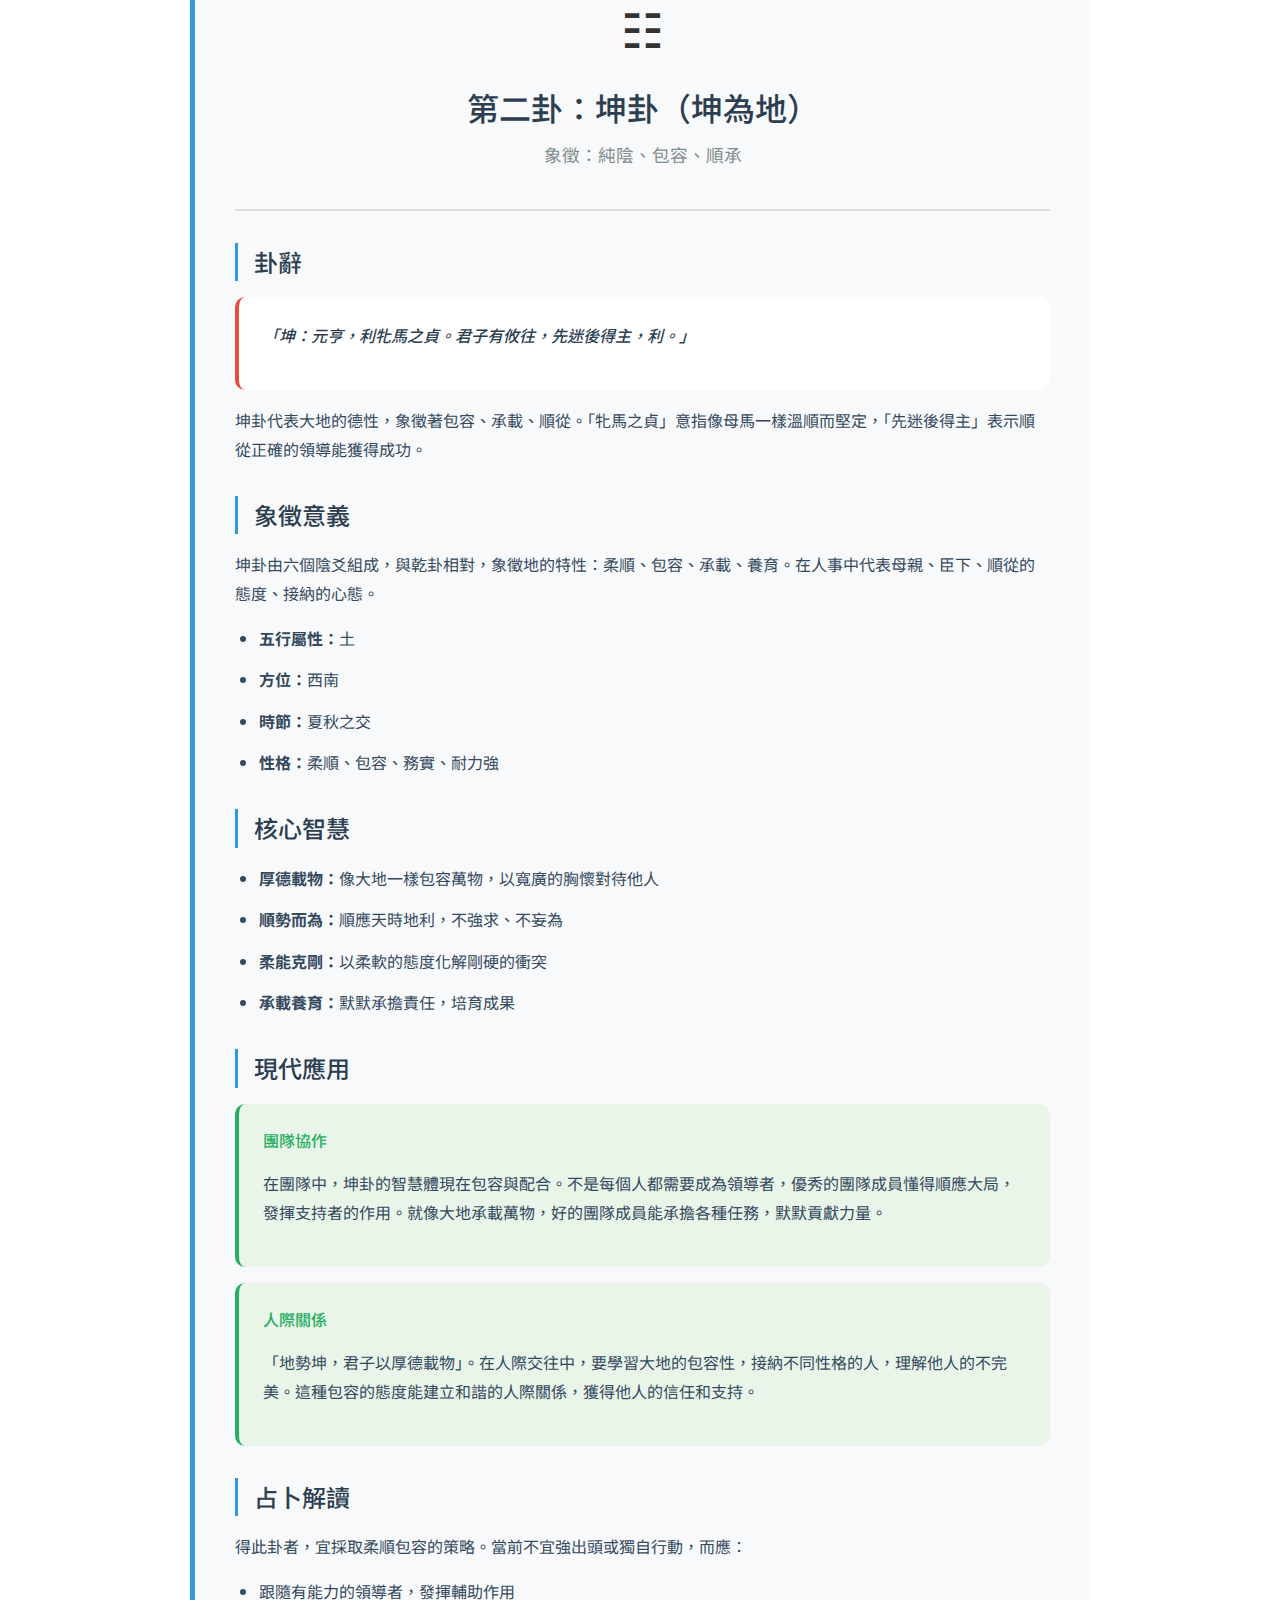
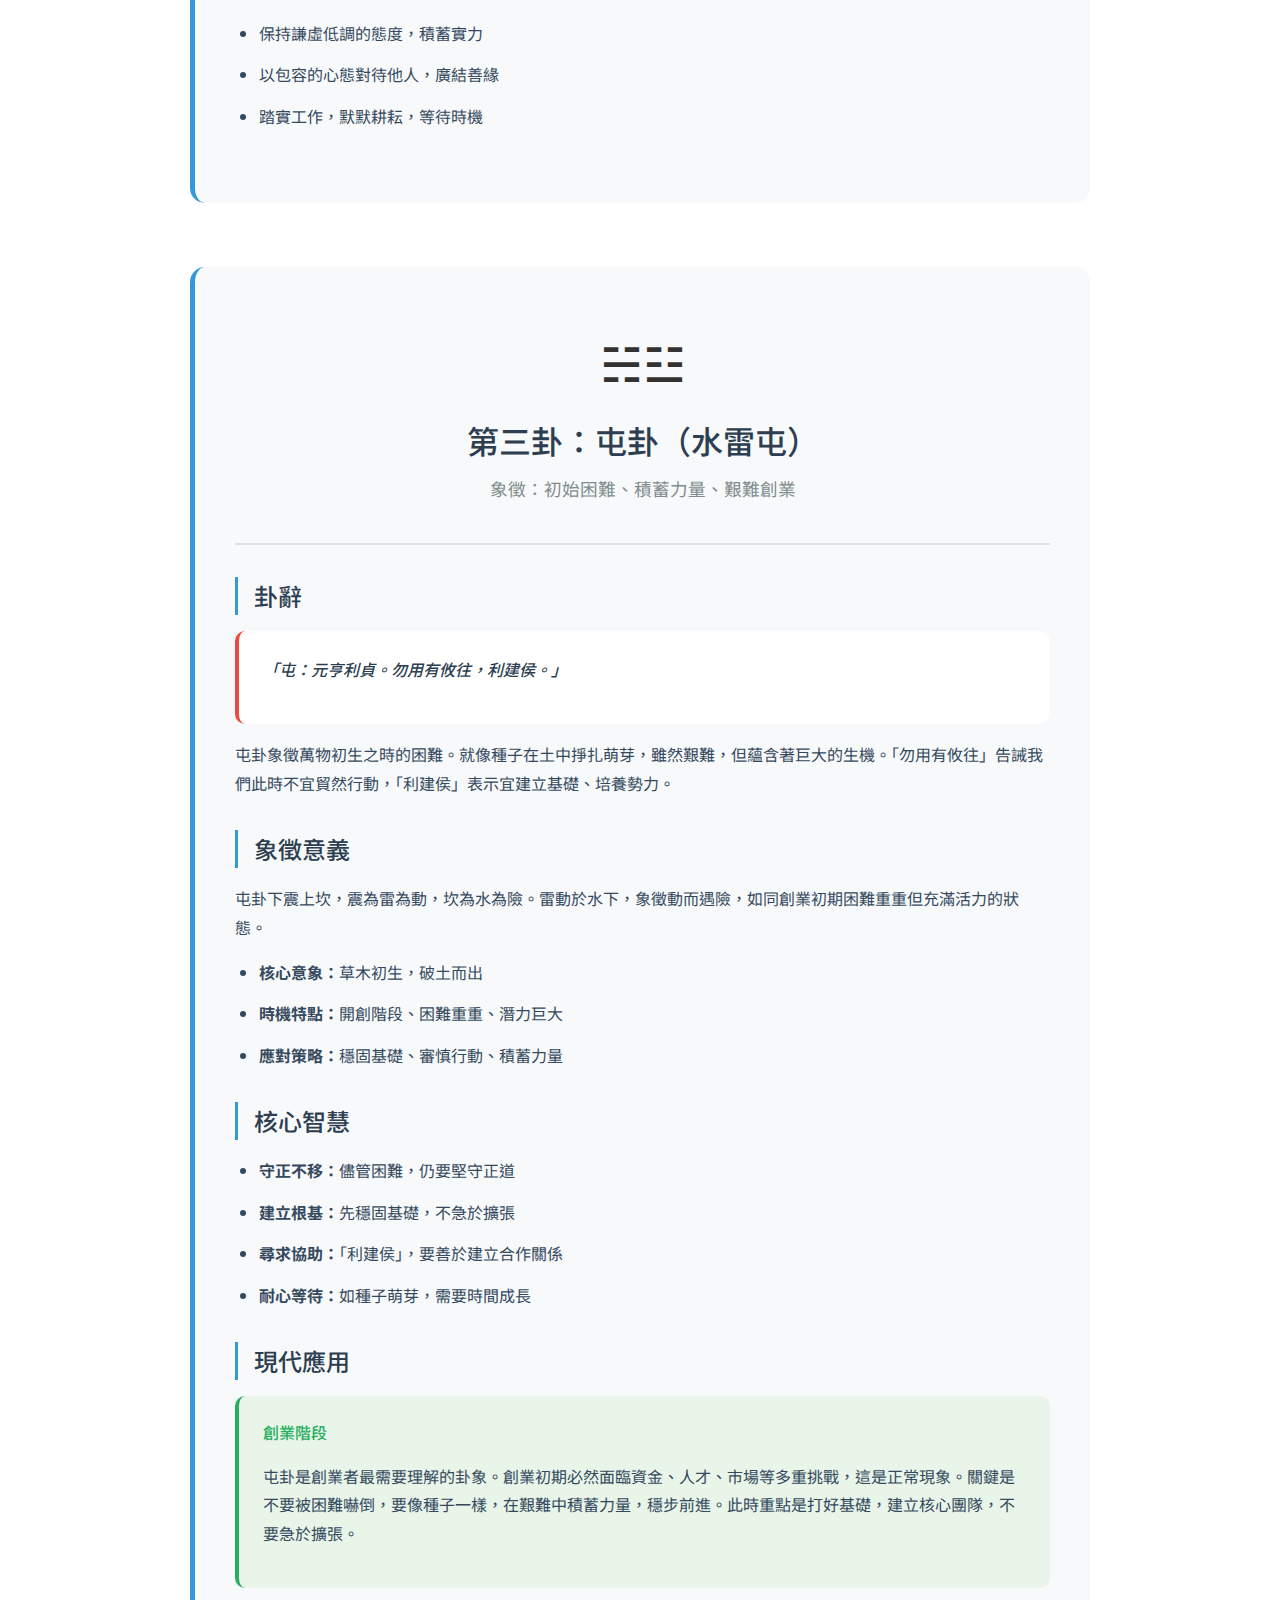
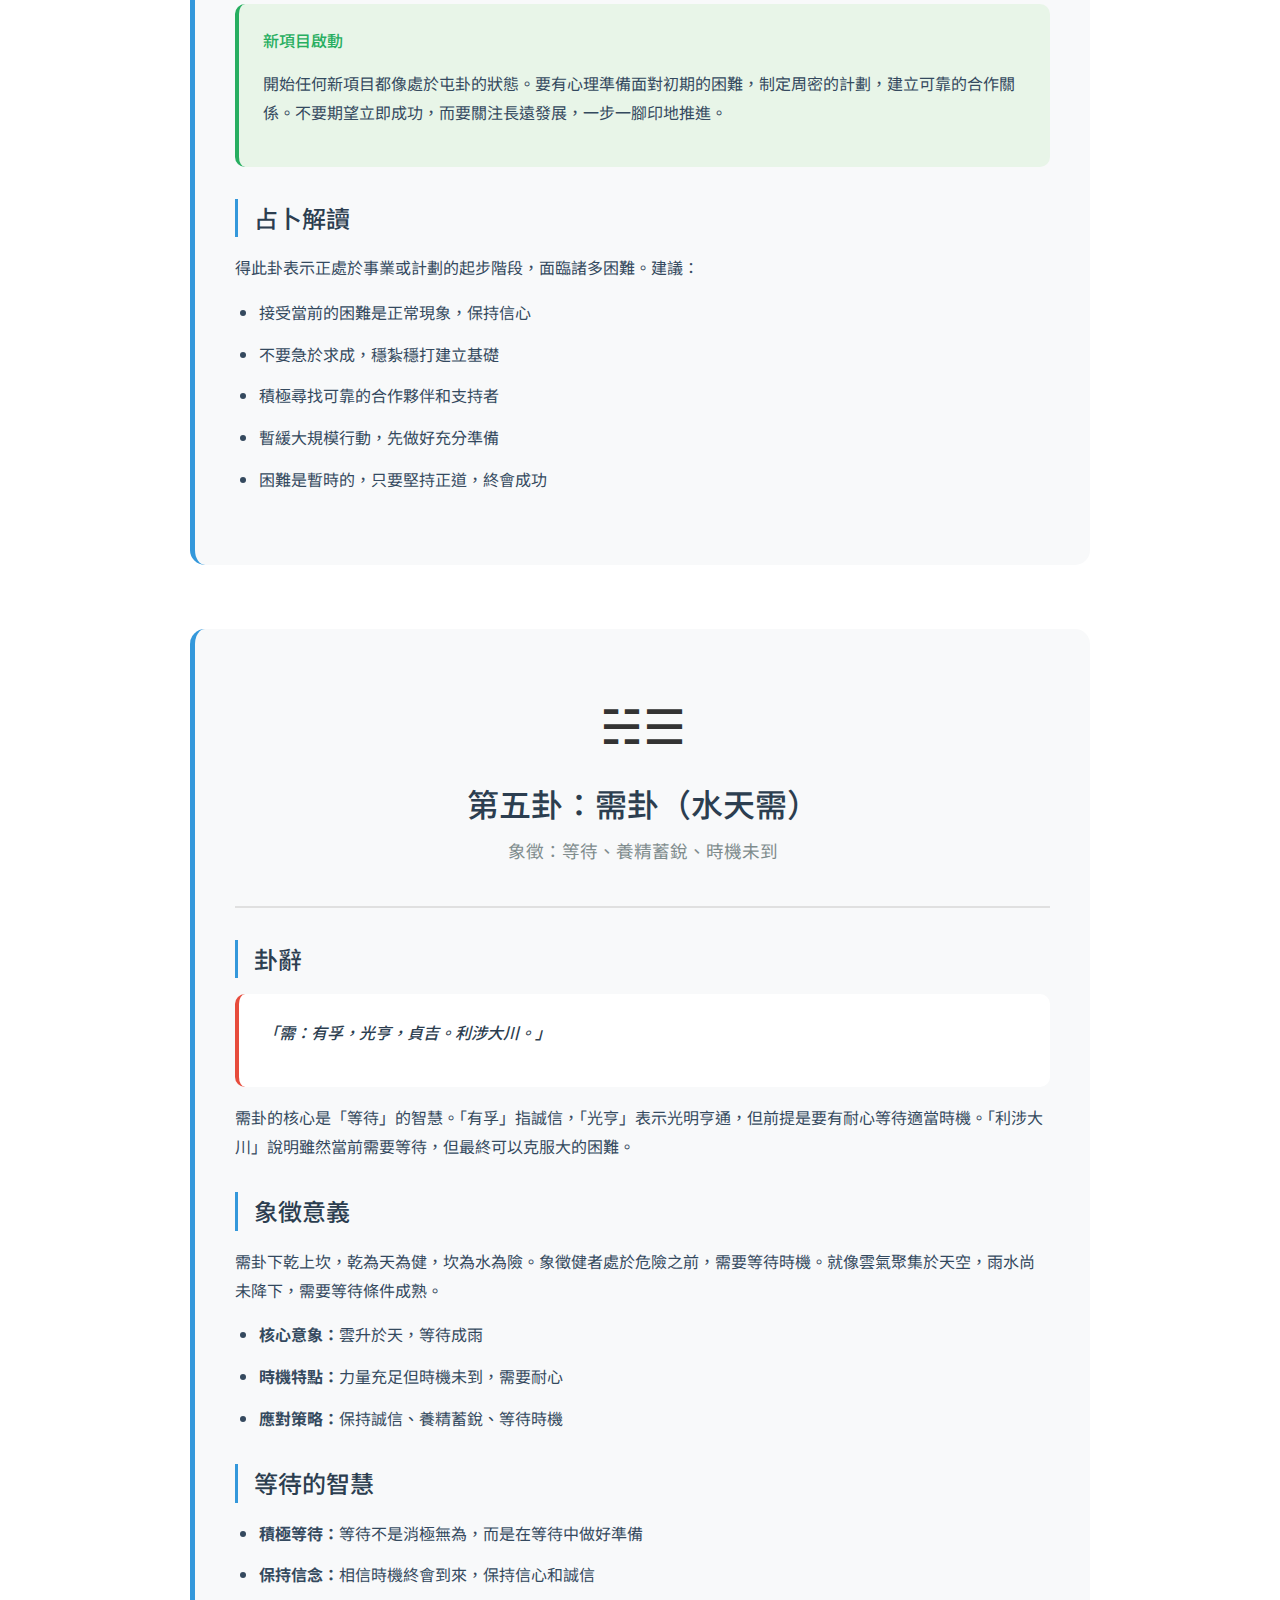
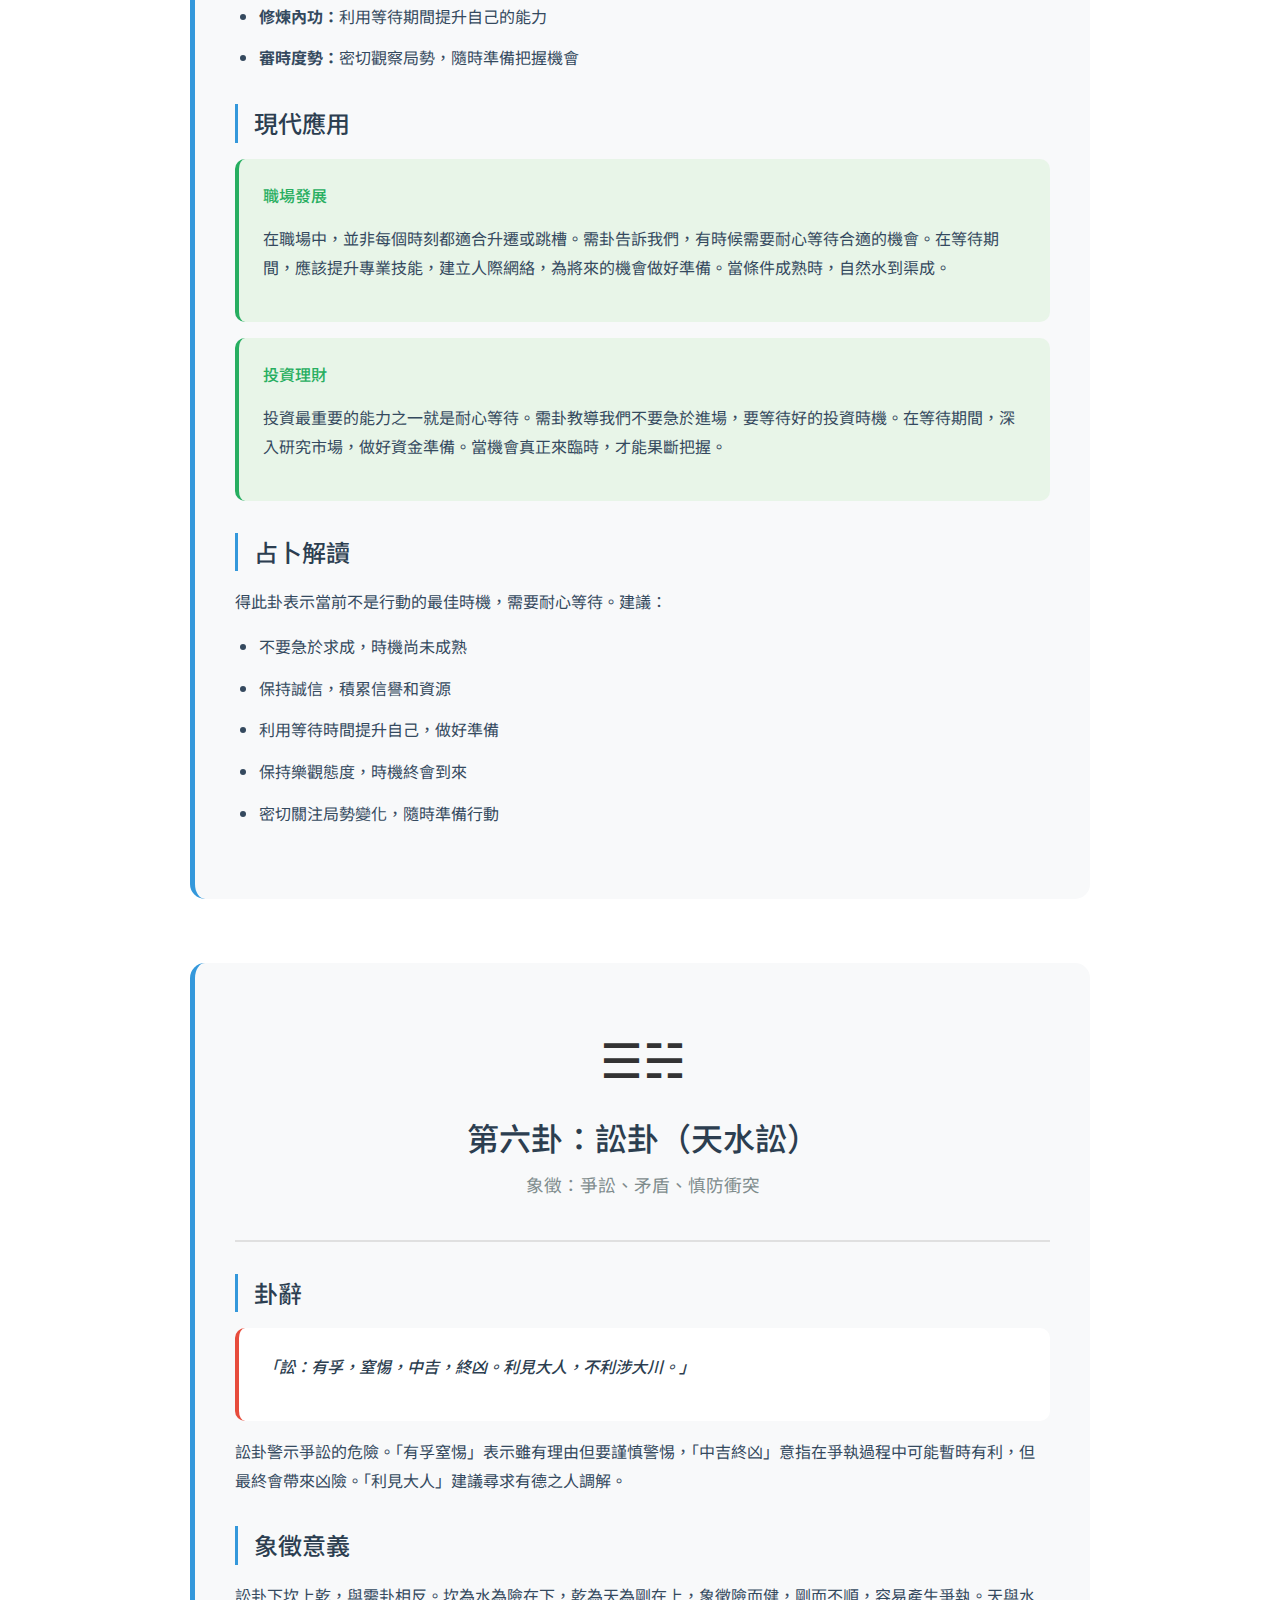
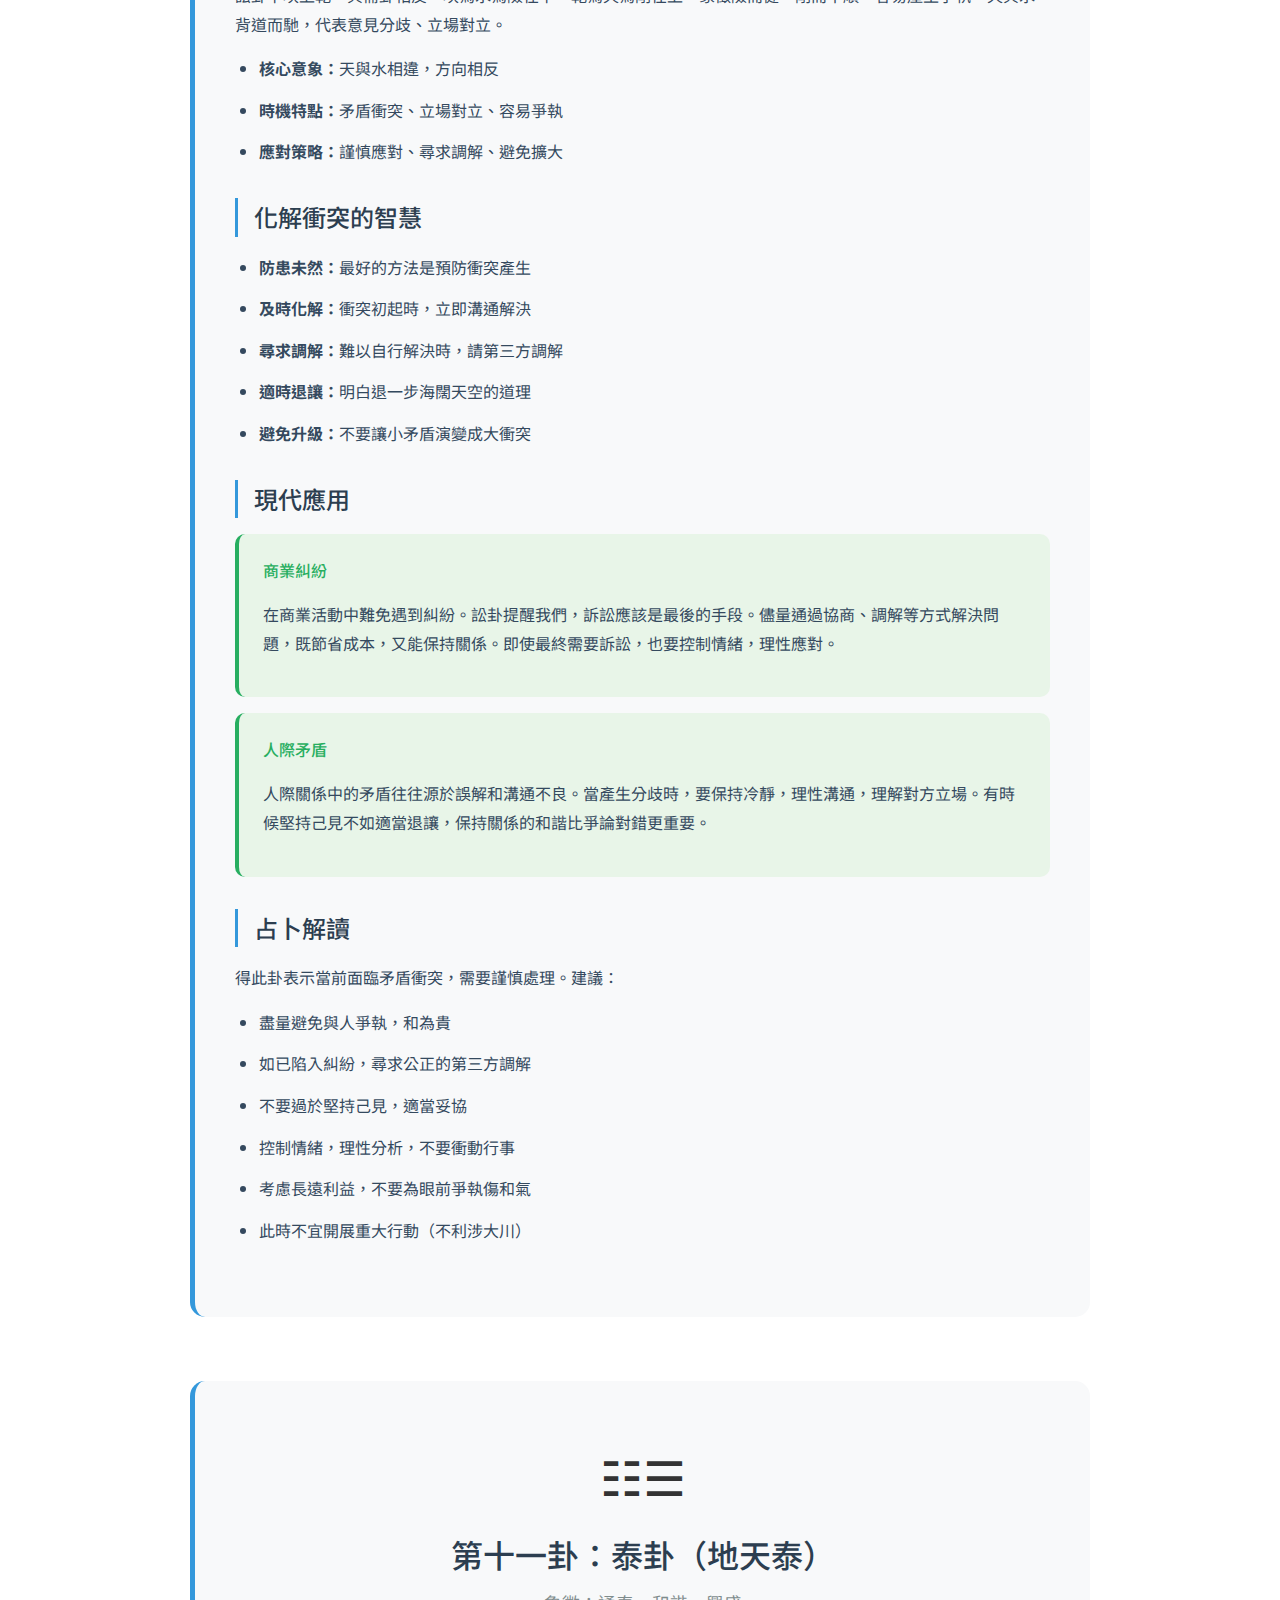
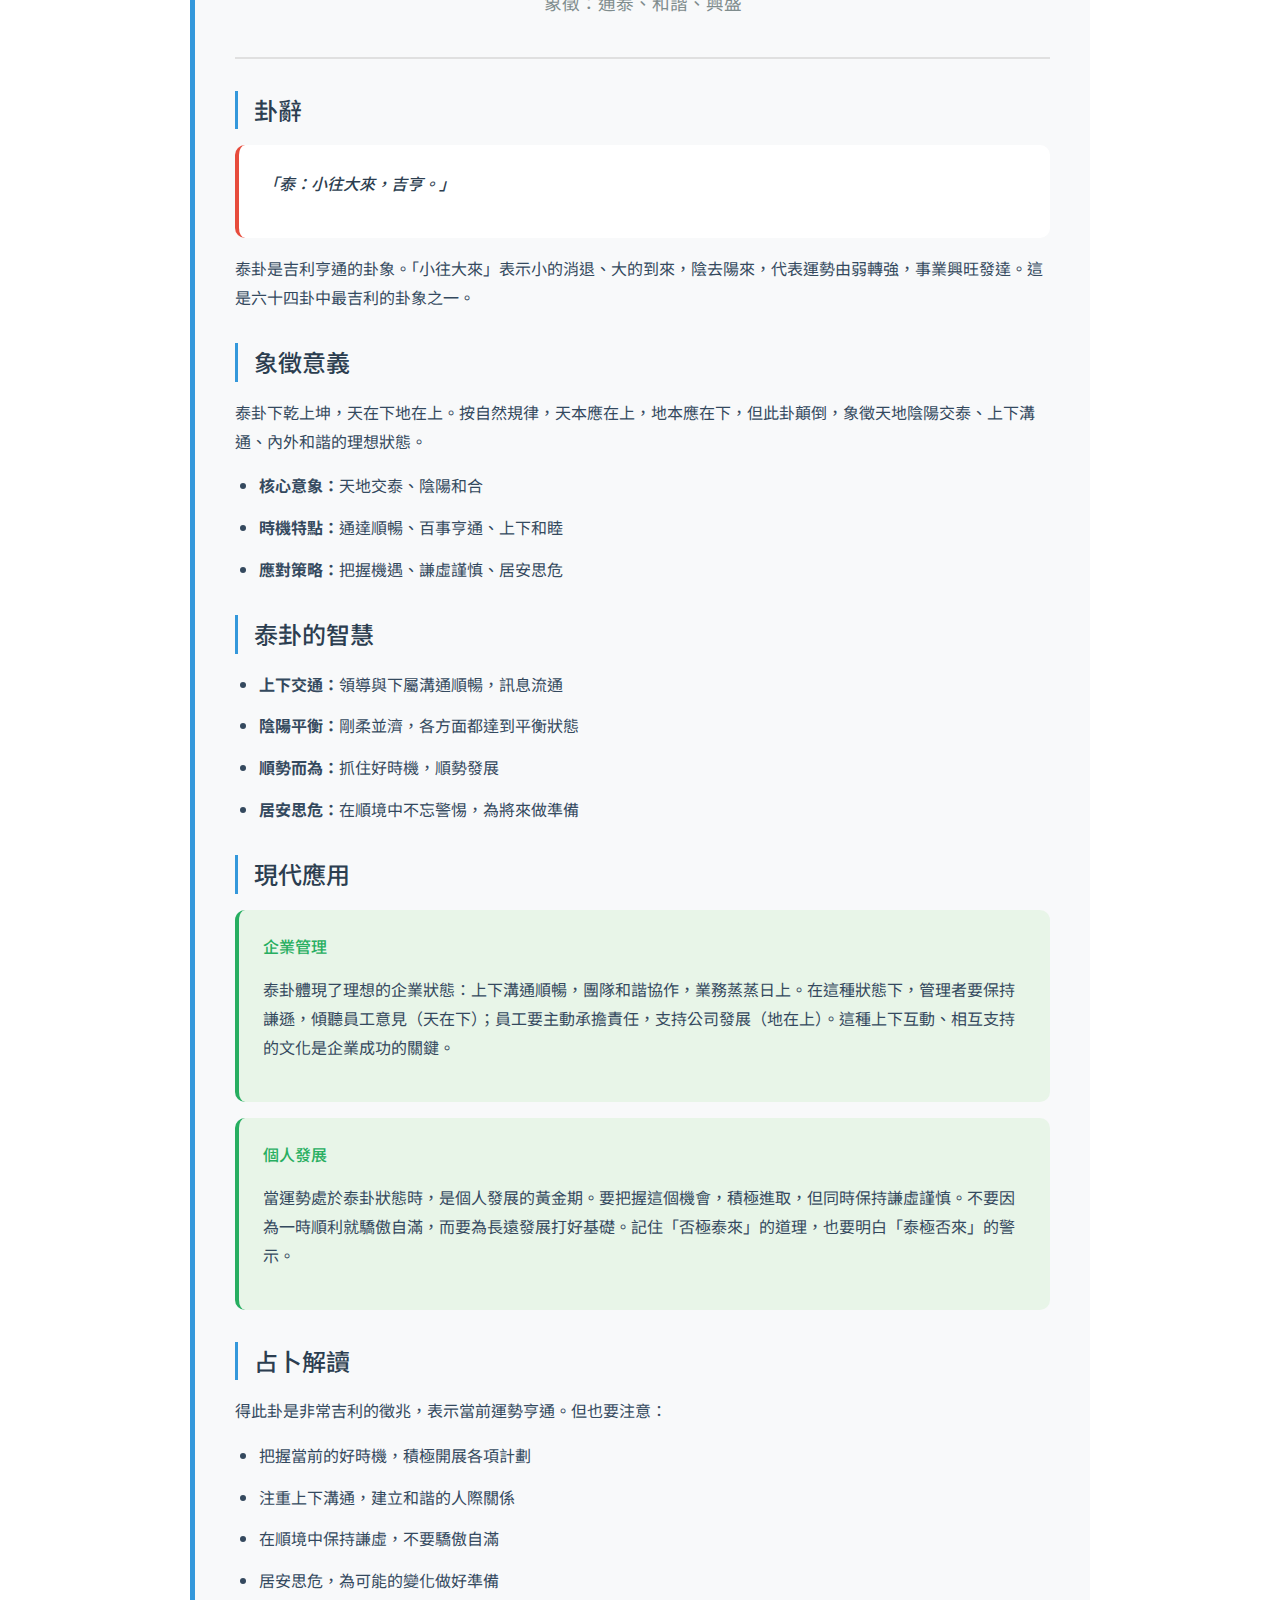
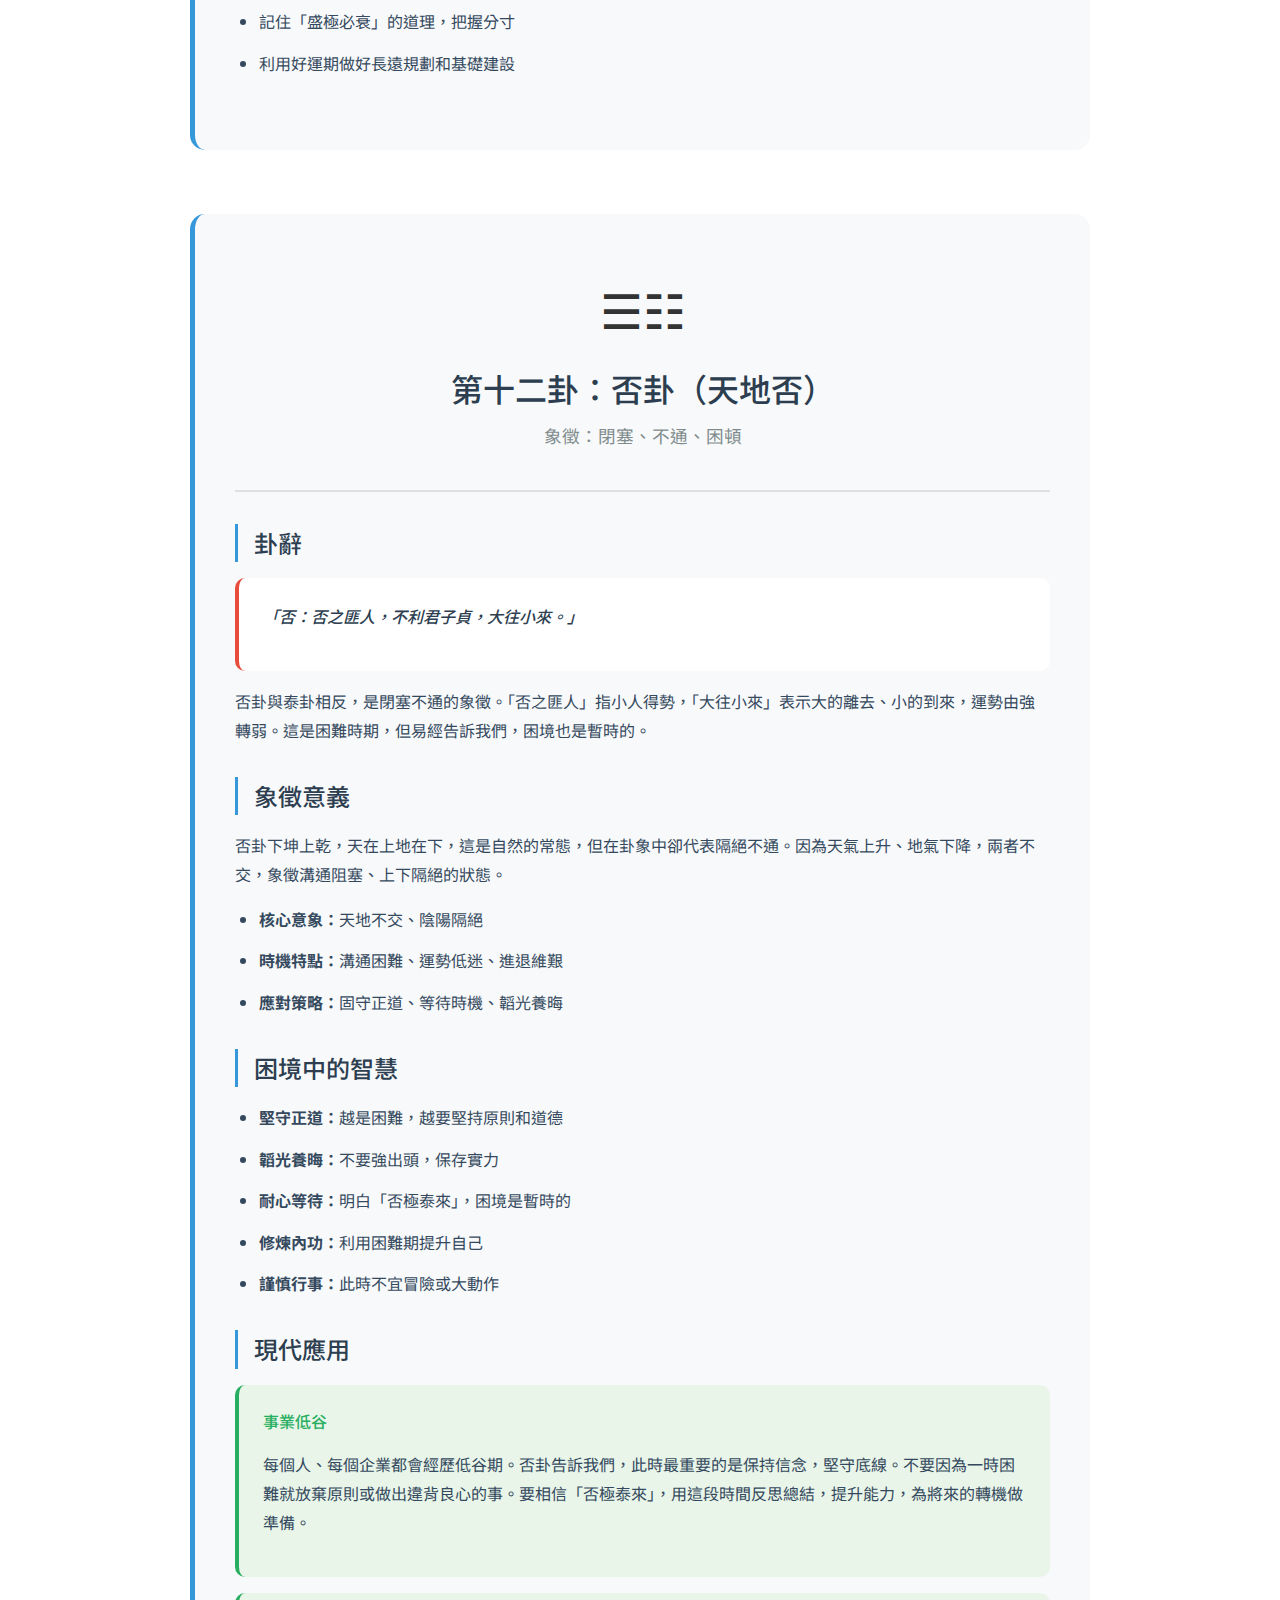
<file: hexagrams.html>
<!DOCTYPE html>
<html lang="zh-TW">
<head>
    <meta charset="UTF-8">
    <meta name="viewport" content="width=device-width, initial-scale=1.0">
    <meta name="description" content="完整的易經六十四卦詳解，包含卦象、卦辭、爻辭解釋以及在現代生活中的應用指導。">
    <meta name="keywords" content="六十四卦, 易經卦象, 卦辭解釋, 乾卦, 坤卦, 占卜解讀">
    <meta name="author" content="易經卜卦">
    <meta name="robots" content="index, follow">
    <meta name="google-adsense-account" content="ca-pub-8905426307553442">
    <script async src="https://pagead2.googlesyndication.com/pagead/js/adsbygoogle.js?client=ca-pub-8905426307553442"
         crossorigin="anonymous"></script>

    <!-- Open Graph Meta Tags -->
    <meta property="og:title" content="易經六十四卦詳解 | Changes.live">
    <meta property="og:description" content="完整的易經六十四卦解析，深入理解每一卦的含義與應用。">
    <meta property="og:type" content="article">
    <meta property="og:url" content="https://changes.live/hexagrams.html">
    <meta property="og:site_name" content="易經卜卦">

    <title>易經六十四卦詳解 - 完整卦象解析 | Changes.live</title>

    <!-- Preconnect for performance -->
    <link rel="preconnect" href="https://fonts.googleapis.com">
    <link rel="preconnect" href="https://fonts.gstatic.com" crossorigin>

    <!-- Google Fonts -->
    <link href="https://fonts.googleapis.com/css2?family=Noto+Sans+TC:wght@300;400;500;700&display=swap" rel="stylesheet">

    <link rel="stylesheet" href="styles.css">

    <!-- Structured Data -->
    <script type="application/ld+json">
    {
        "@context": "https://schema.org",
        "@type": "Article",
        "headline": "易經六十四卦詳解",
        "description": "完整的易經六十四卦解析，深入理解每一卦的含義與應用",
        "author": {
            "@type": "Organization",
            "name": "易經卜卦"
        },
        "publisher": {
            "@type": "Organization",
            "name": "易經卜卦",
            "url": "https://changes.live"
        },
        "datePublished": "2024-01-09",
        "dateModified": "2024-01-09"
    }
    </script>

    <style>
        .hexagrams-intro {
            background: linear-gradient(135deg, #667eea 0%, #764ba2 100%);
            color: white;
            padding: 120px 0 60px;
            text-align: center;
        }

        .hexagrams-intro h1 {
            font-size: 2.5rem;
            margin-bottom: 1rem;
        }

        .hexagrams-intro p {
            font-size: 1.1rem;
            max-width: 800px;
            margin: 0 auto;
            opacity: 0.95;
        }

        .hexagrams-overview {
            padding: 60px 0;
            background-color: #f8f9fa;
        }

        .hexagrams-grid {
            display: grid;
            grid-template-columns: repeat(auto-fill, minmax(150px, 1fr));
            gap: 1rem;
            margin-top: 2rem;
        }

        .hexagram-item {
            background: white;
            padding: 1rem;
            border-radius: 8px;
            text-align: center;
            box-shadow: 0 2px 8px rgba(0,0,0,0.1);
            transition: all 0.3s ease;
            cursor: pointer;
        }

        .hexagram-item:hover {
            transform: translateY(-3px);
            box-shadow: 0 4px 12px rgba(0,0,0,0.15);
        }

        .hexagram-number {
            font-size: 0.9rem;
            color: #7f8c8d;
            margin-bottom: 0.5rem;
        }

        .hexagram-symbol {
            font-size: 2rem;
            margin: 0.5rem 0;
        }

        .hexagram-name {
            font-size: 1.1rem;
            font-weight: 500;
            color: #2c3e50;
        }

        .detailed-hexagrams {
            padding: 80px 0;
            background-color: #fff;
        }

        .hexagram-detail {
            max-width: 900px;
            margin: 0 auto 4rem;
            padding: 2.5rem;
            background: #f8f9fa;
            border-radius: 15px;
            border-left: 5px solid #3498db;
        }

        .hexagram-detail-header {
            text-align: center;
            margin-bottom: 2rem;
            padding-bottom: 1.5rem;
            border-bottom: 2px solid #e0e0e0;
        }

        .hexagram-detail-symbol {
            font-size: 3rem;
            margin: 1rem 0;
        }

        .hexagram-detail-title {
            font-size: 2rem;
            color: #2c3e50;
            margin-bottom: 0.5rem;
        }

        .hexagram-detail-subtitle {
            font-size: 1.1rem;
            color: #7f8c8d;
        }

        .hexagram-section {
            margin-bottom: 2rem;
        }

        .hexagram-section h3 {
            color: #2c3e50;
            font-size: 1.5rem;
            margin-bottom: 1rem;
            padding-left: 1rem;
            border-left: 3px solid #3498db;
        }

        .hexagram-section p {
            line-height: 1.8;
            color: #34495e;
            margin-bottom: 1rem;
        }

        .hexagram-section ul {
            margin-left: 1.5rem;
            line-height: 1.8;
        }

        .hexagram-section li {
            margin-bottom: 0.8rem;
            color: #34495e;
        }

        .judgment-box {
            background: white;
            padding: 1.5rem;
            border-radius: 10px;
            border-left: 4px solid #e74c3c;
            margin: 1rem 0;
        }

        .judgment-box p {
            font-style: italic;
            color: #2c3e50;
            font-weight: 500;
        }

        .application-box {
            background: #e8f5e8;
            padding: 1.5rem;
            border-radius: 10px;
            border-left: 4px solid #27ae60;
            margin: 1rem 0;
        }

        .application-box h4 {
            color: #27ae60;
            margin-bottom: 1rem;
        }

        /* Clickable hexagram cards */
        .hexagram-item.clickable {
            cursor: pointer;
            position: relative;
        }

        .hexagram-item.clickable:hover {
            transform: translateY(-5px);
            box-shadow: 0 6px 15px rgba(0,0,0,0.2);
        }

        .hexagram-item.clickable::after {
            content: "查看詳解";
            position: absolute;
            bottom: 0.5rem;
            left: 50%;
            transform: translateX(-50%);
            font-size: 0.75rem;
            color: #3498db;
            opacity: 0;
            transition: opacity 0.3s ease;
        }

        .hexagram-item.clickable:hover::after {
            opacity: 1;
        }

        /* Coming soon hexagram cards */
        .hexagram-item.coming-soon {
            opacity: 0.6;
            cursor: not-allowed;
            position: relative;
        }

        .hexagram-item.coming-soon::after {
            content: "即將推出";
            position: absolute;
            bottom: 0.5rem;
            left: 50%;
            transform: translateX(-50%);
            font-size: 0.7rem;
            color: #95a5a6;
        }

        @media screen and (max-width: 768px) {
            .hexagrams-intro h1 {
                font-size: 2rem;
            }

            .hexagrams-grid {
                grid-template-columns: repeat(auto-fill, minmax(120px, 1fr));
                gap: 0.8rem;
            }

            .hexagram-detail {
                padding: 1.5rem;
            }

            .hexagram-detail-title {
                font-size: 1.6rem;
            }
        }
    </style>
</head>
<body>
    <header>
        <nav class="navbar">
            <div class="nav-container">
                <div class="nav-logo">
                    <h1>易經卜卦</h1>
                </div>
                <ul class="nav-menu">
                    <li class="nav-item">
                        <a href="index.html" class="nav-link">首頁</a>
                    </li>
                    <li class="nav-item">
                        <a href="hexagrams.html" class="nav-link">六十四卦</a>
                    </li>
                    <li class="nav-item">
                        <a href="learning-guide.html" class="nav-link">學習指南</a>
                    </li>
                    <li class="nav-item">
                        <a href="case-studies.html" class="nav-link">實例分析</a>
                    </li>
                    <li class="nav-item">
                        <a href="faq.html" class="nav-link">常見問題</a>
                    </li>
                </ul>
                <div class="hamburger">
                    <span class="bar"></span>
                    <span class="bar"></span>
                    <span class="bar"></span>
                </div>
            </div>
        </nav>
    </header>

    <main>
        <!-- Intro Section -->
        <section class="hexagrams-intro">
            <div class="container">
                <h1>易經六十四卦詳解</h1>
                <p>六十四卦是易經的核心內容，由八卦兩兩相疊而成，代表宇宙間六十四種基本情境和變化規律。每一卦都蘊含著深刻的人生智慧，可以為我們在不同情況下提供指引。</p>
            </div>
        </section>

        <!-- Hexagrams Overview -->
        <section class="hexagrams-overview">
            <div class="container">
                <h2 class="section-title">六十四卦總覽</h2>
                <div class="hexagrams-grid">
                    <div class="hexagram-item clickable" data-hexagram-id="hexagram-1">
                        <div class="hexagram-number">第1卦</div>
                        <div class="hexagram-symbol">☰</div>
                        <div class="hexagram-name">乾 - 乾為天</div>
                    </div>
                    <div class="hexagram-item clickable" data-hexagram-id="hexagram-2">
                        <div class="hexagram-number">第2卦</div>
                        <div class="hexagram-symbol">☷</div>
                        <div class="hexagram-name">坤 - 坤為地</div>
                    </div>
                    <div class="hexagram-item clickable" data-hexagram-id="hexagram-3">
                        <div class="hexagram-number">第3卦</div>
                        <div class="hexagram-symbol">☵☳</div>
                        <div class="hexagram-name">屯 - 水雷屯</div>
                    </div>
                    <div class="hexagram-item coming-soon">
                        <div class="hexagram-number">第4卦</div>
                        <div class="hexagram-symbol">☶☵</div>
                        <div class="hexagram-name">蒙 - 山水蒙</div>
                    </div>
                    <div class="hexagram-item clickable" data-hexagram-id="hexagram-5">
                        <div class="hexagram-number">第5卦</div>
                        <div class="hexagram-symbol">☵☰</div>
                        <div class="hexagram-name">需 - 水天需</div>
                    </div>
                    <div class="hexagram-item clickable" data-hexagram-id="hexagram-6">
                        <div class="hexagram-number">第6卦</div>
                        <div class="hexagram-symbol">☰☵</div>
                        <div class="hexagram-name">訟 - 天水訟</div>
                    </div>
                    <div class="hexagram-item coming-soon">
                        <div class="hexagram-number">第7卦</div>
                        <div class="hexagram-symbol">☵☷</div>
                        <div class="hexagram-name">師 - 地水師</div>
                    </div>
                    <div class="hexagram-item coming-soon">
                        <div class="hexagram-number">第8卦</div>
                        <div class="hexagram-symbol">☵☷</div>
                        <div class="hexagram-name">比 - 水地比</div>
                    </div>
                    <div class="hexagram-item coming-soon">
                        <div class="hexagram-number">第9卦</div>
                        <div class="hexagram-symbol">☴☰</div>
                        <div class="hexagram-name">小畜 - 風天小畜</div>
                    </div>
                    <div class="hexagram-item coming-soon">
                        <div class="hexagram-number">第10卦</div>
                        <div class="hexagram-symbol">☰☱</div>
                        <div class="hexagram-name">履 - 天澤履</div>
                    </div>
                    <div class="hexagram-item clickable" data-hexagram-id="hexagram-11">
                        <div class="hexagram-number">第11卦</div>
                        <div class="hexagram-symbol">☷☰</div>
                        <div class="hexagram-name">泰 - 地天泰</div>
                    </div>
                    <div class="hexagram-item clickable" data-hexagram-id="hexagram-12">
                        <div class="hexagram-number">第12卦</div>
                        <div class="hexagram-symbol">☰☷</div>
                        <div class="hexagram-name">否 - 天地否</div>
                    </div>
                    <div class="hexagram-item clickable" data-hexagram-id="hexagram-13">
                        <div class="hexagram-number">第13卦</div>
                        <div class="hexagram-symbol">☰☲</div>
                        <div class="hexagram-name">同人 - 天火同人</div>
                    </div>
                    <div class="hexagram-item clickable" data-hexagram-id="hexagram-14">
                        <div class="hexagram-number">第14卦</div>
                        <div class="hexagram-symbol">☲☰</div>
                        <div class="hexagram-name">大有 - 火天大有</div>
                    </div>
                    <div class="hexagram-item clickable" data-hexagram-id="hexagram-15">
                        <div class="hexagram-number">第15卦</div>
                        <div class="hexagram-symbol">☷☶</div>
                        <div class="hexagram-name">謙 - 地山謙</div>
                    </div>
                    <div class="hexagram-item coming-soon">
                        <div class="hexagram-number">第16卦</div>
                        <div class="hexagram-symbol">☳☷</div>
                        <div class="hexagram-name">豫 - 雷地豫</div>
                    </div>
                    <div class="hexagram-item clickable" data-hexagram-id="hexagram-17">
                        <div class="hexagram-number">第17卦</div>
                        <div class="hexagram-symbol">☱☳</div>
                        <div class="hexagram-name">隨 - 澤雷隨</div>
                    </div>
                    <div class="hexagram-item coming-soon">
                        <div class="hexagram-number">第18卦</div>
                        <div class="hexagram-symbol">☶☴</div>
                        <div class="hexagram-name">蠱 - 山風蠱</div>
                    </div>
                    <div class="hexagram-item coming-soon">
                        <div class="hexagram-number">第19卦</div>
                        <div class="hexagram-symbol">☷☱</div>
                        <div class="hexagram-name">臨 - 地澤臨</div>
                    </div>
                    <div class="hexagram-item coming-soon">
                        <div class="hexagram-number">第20卦</div>
                        <div class="hexagram-symbol">☴☷</div>
                        <div class="hexagram-name">觀 - 風地觀</div>
                    </div>
                    <div class="hexagram-item coming-soon">
                        <div class="hexagram-number">第21卦</div>
                        <div class="hexagram-symbol">☲☳</div>
                        <div class="hexagram-name">噬嗑 - 火雷噬嗑</div>
                    </div>
                    <div class="hexagram-item coming-soon">
                        <div class="hexagram-number">第22卦</div>
                        <div class="hexagram-symbol">☶☲</div>
                        <div class="hexagram-name">賁 - 山火賁</div>
                    </div>
                    <div class="hexagram-item coming-soon">
                        <div class="hexagram-number">第23卦</div>
                        <div class="hexagram-symbol">☶☷</div>
                        <div class="hexagram-name">剝 - 山地剝</div>
                    </div>
                    <div class="hexagram-item clickable" data-hexagram-id="hexagram-24">
                        <div class="hexagram-number">第24卦</div>
                        <div class="hexagram-symbol">☷☳</div>
                        <div class="hexagram-name">復 - 地雷復</div>
                    </div>
                    <div class="hexagram-item coming-soon">
                        <div class="hexagram-number">第25卦</div>
                        <div class="hexagram-symbol">☰☳</div>
                        <div class="hexagram-name">無妄 - 天雷無妄</div>
                    </div>
                    <div class="hexagram-item coming-soon">
                        <div class="hexagram-number">第26卦</div>
                        <div class="hexagram-symbol">☶☰</div>
                        <div class="hexagram-name">大畜 - 山天大畜</div>
                    </div>
                    <div class="hexagram-item coming-soon">
                        <div class="hexagram-number">第27卦</div>
                        <div class="hexagram-symbol">☶☳</div>
                        <div class="hexagram-name">頤 - 山雷頤</div>
                    </div>
                    <div class="hexagram-item coming-soon">
                        <div class="hexagram-number">第28卦</div>
                        <div class="hexagram-symbol">☱☴</div>
                        <div class="hexagram-name">大過 - 澤風大過</div>
                    </div>
                    <div class="hexagram-item coming-soon">
                        <div class="hexagram-number">第29卦</div>
                        <div class="hexagram-symbol">☵☵</div>
                        <div class="hexagram-name">坎 - 坎為水</div>
                    </div>
                    <div class="hexagram-item coming-soon">
                        <div class="hexagram-number">第30卦</div>
                        <div class="hexagram-symbol">☲☲</div>
                        <div class="hexagram-name">離 - 離為火</div>
                    </div>
                    <div class="hexagram-item coming-soon">
                        <div class="hexagram-number">第31卦</div>
                        <div class="hexagram-symbol">☱☶</div>
                        <div class="hexagram-name">咸 - 澤山咸</div>
                    </div>
                    <div class="hexagram-item coming-soon">
                        <div class="hexagram-number">第32卦</div>
                        <div class="hexagram-symbol">☳☴</div>
                        <div class="hexagram-name">恆 - 雷風恆</div>
                    </div>
                    <div class="hexagram-item coming-soon">
                        <div class="hexagram-number">第33卦</div>
                        <div class="hexagram-symbol">☰☶</div>
                        <div class="hexagram-name">遯 - 天山遯</div>
                    </div>
                    <div class="hexagram-item coming-soon">
                        <div class="hexagram-number">第34卦</div>
                        <div class="hexagram-symbol">☳☰</div>
                        <div class="hexagram-name">大壯 - 雷天大壯</div>
                    </div>
                    <div class="hexagram-item coming-soon">
                        <div class="hexagram-number">第35卦</div>
                        <div class="hexagram-symbol">☲☷</div>
                        <div class="hexagram-name">晉 - 火地晉</div>
                    </div>
                    <div class="hexagram-item coming-soon">
                        <div class="hexagram-number">第36卦</div>
                        <div class="hexagram-symbol">☷☲</div>
                        <div class="hexagram-name">明夷 - 地火明夷</div>
                    </div>
                    <div class="hexagram-item coming-soon">
                        <div class="hexagram-number">第37卦</div>
                        <div class="hexagram-symbol">☴☲</div>
                        <div class="hexagram-name">家人 - 風火家人</div>
                    </div>
                    <div class="hexagram-item coming-soon">
                        <div class="hexagram-number">第38卦</div>
                        <div class="hexagram-symbol">☲☱</div>
                        <div class="hexagram-name">睽 - 火澤睽</div>
                    </div>
                    <div class="hexagram-item coming-soon">
                        <div class="hexagram-number">第39卦</div>
                        <div class="hexagram-symbol">☵☶</div>
                        <div class="hexagram-name">蹇 - 水山蹇</div>
                    </div>
                    <div class="hexagram-item coming-soon">
                        <div class="hexagram-number">第40卦</div>
                        <div class="hexagram-symbol">☳☵</div>
                        <div class="hexagram-name">解 - 雷水解</div>
                    </div>
                    <div class="hexagram-item coming-soon">
                        <div class="hexagram-number">第41卦</div>
                        <div class="hexagram-symbol">☶☱</div>
                        <div class="hexagram-name">損 - 山澤損</div>
                    </div>
                    <div class="hexagram-item coming-soon">
                        <div class="hexagram-number">第42卦</div>
                        <div class="hexagram-symbol">☴☳</div>
                        <div class="hexagram-name">益 - 風雷益</div>
                    </div>
                    <div class="hexagram-item coming-soon">
                        <div class="hexagram-number">第43卦</div>
                        <div class="hexagram-symbol">☱☰</div>
                        <div class="hexagram-name">夬 - 澤天夬</div>
                    </div>
                    <div class="hexagram-item coming-soon">
                        <div class="hexagram-number">第44卦</div>
                        <div class="hexagram-symbol">☰☴</div>
                        <div class="hexagram-name">姤 - 天風姤</div>
                    </div>
                    <div class="hexagram-item coming-soon">
                        <div class="hexagram-number">第45卦</div>
                        <div class="hexagram-symbol">☱☷</div>
                        <div class="hexagram-name">萃 - 澤地萃</div>
                    </div>
                    <div class="hexagram-item coming-soon">
                        <div class="hexagram-number">第46卦</div>
                        <div class="hexagram-symbol">☷☴</div>
                        <div class="hexagram-name">升 - 地風升</div>
                    </div>
                    <div class="hexagram-item coming-soon">
                        <div class="hexagram-number">第47卦</div>
                        <div class="hexagram-symbol">☱☵</div>
                        <div class="hexagram-name">困 - 澤水困</div>
                    </div>
                    <div class="hexagram-item coming-soon">
                        <div class="hexagram-number">第48卦</div>
                        <div class="hexagram-symbol">☵☴</div>
                        <div class="hexagram-name">井 - 水風井</div>
                    </div>
                    <div class="hexagram-item coming-soon">
                        <div class="hexagram-number">第49卦</div>
                        <div class="hexagram-symbol">☱☲</div>
                        <div class="hexagram-name">革 - 澤火革</div>
                    </div>
                    <div class="hexagram-item coming-soon">
                        <div class="hexagram-number">第50卦</div>
                        <div class="hexagram-symbol">☲☴</div>
                        <div class="hexagram-name">鼎 - 火風鼎</div>
                    </div>
                    <div class="hexagram-item coming-soon">
                        <div class="hexagram-number">第51卦</div>
                        <div class="hexagram-symbol">☳☳</div>
                        <div class="hexagram-name">震 - 震為雷</div>
                    </div>
                    <div class="hexagram-item coming-soon">
                        <div class="hexagram-number">第52卦</div>
                        <div class="hexagram-symbol">☶☶</div>
                        <div class="hexagram-name">艮 - 艮為山</div>
                    </div>
                    <div class="hexagram-item coming-soon">
                        <div class="hexagram-number">第53卦</div>
                        <div class="hexagram-symbol">☴☶</div>
                        <div class="hexagram-name">漸 - 風山漸</div>
                    </div>
                    <div class="hexagram-item coming-soon">
                        <div class="hexagram-number">第54卦</div>
                        <div class="hexagram-symbol">☳☱</div>
                        <div class="hexagram-name">歸妹 - 雷澤歸妹</div>
                    </div>
                    <div class="hexagram-item coming-soon">
                        <div class="hexagram-number">第55卦</div>
                        <div class="hexagram-symbol">☳☲</div>
                        <div class="hexagram-name">豐 - 雷火豐</div>
                    </div>
                    <div class="hexagram-item coming-soon">
                        <div class="hexagram-number">第56卦</div>
                        <div class="hexagram-symbol">☲☶</div>
                        <div class="hexagram-name">旅 - 火山旅</div>
                    </div>
                    <div class="hexagram-item coming-soon">
                        <div class="hexagram-number">第57卦</div>
                        <div class="hexagram-symbol">☴☴</div>
                        <div class="hexagram-name">巽 - 巽為風</div>
                    </div>
                    <div class="hexagram-item coming-soon">
                        <div class="hexagram-number">第58卦</div>
                        <div class="hexagram-symbol">☱☱</div>
                        <div class="hexagram-name">兌 - 兌為澤</div>
                    </div>
                    <div class="hexagram-item coming-soon">
                        <div class="hexagram-number">第59卦</div>
                        <div class="hexagram-symbol">☴☵</div>
                        <div class="hexagram-name">渙 - 風水渙</div>
                    </div>
                    <div class="hexagram-item coming-soon">
                        <div class="hexagram-number">第60卦</div>
                        <div class="hexagram-symbol">☵☱</div>
                        <div class="hexagram-name">節 - 水澤節</div>
                    </div>
                    <div class="hexagram-item coming-soon">
                        <div class="hexagram-number">第61卦</div>
                        <div class="hexagram-symbol">☴☱</div>
                        <div class="hexagram-name">中孚 - 風澤中孚</div>
                    </div>
                    <div class="hexagram-item coming-soon">
                        <div class="hexagram-number">第62卦</div>
                        <div class="hexagram-symbol">☳☶</div>
                        <div class="hexagram-name">小過 - 雷山小過</div>
                    </div>
                    <div class="hexagram-item coming-soon">
                        <div class="hexagram-number">第63卦</div>
                        <div class="hexagram-symbol">☵☲</div>
                        <div class="hexagram-name">既濟 - 水火既濟</div>
                    </div>
                    <div class="hexagram-item coming-soon">
                        <div class="hexagram-number">第64卦</div>
                        <div class="hexagram-symbol">☲☵</div>
                        <div class="hexagram-name">未濟 - 火水未濟</div>
                    </div>
                </div>
            </div>
        </section>

        <!-- Detailed Hexagrams -->
        <section class="detailed-hexagrams">
            <div class="container">
                <h2 class="section-title">重點卦象詳解</h2>
                <p style="text-align: center; max-width: 800px; margin: 0 auto 3rem; color: #7f8c8d;">以下詳細解析十二個最重要且最常見的卦象，包括卦辭、象辭、現代應用等內容。</p>

                <!-- 乾卦 -->
                <div class="hexagram-detail" id="hexagram-1">
                    <div class="hexagram-detail-header">
                        <div class="hexagram-detail-symbol">☰</div>
                        <h2 class="hexagram-detail-title">第一卦：乾卦（乾為天）</h2>
                        <p class="hexagram-detail-subtitle">象徵：純陽、創造、剛健</p>
                    </div>

                    <div class="hexagram-section">
                        <h3>卦辭</h3>
                        <div class="judgment-box">
                            <p>「乾：元、亨、利、貞。」</p>
                        </div>
                        <p>乾卦是六十四卦之首，代表天道，象徵著最強大的創造力量。「元亨利貞」是易經的四大德性：元代表開始與創造，亨代表亨通順暢，利代表和諧有利，貞代表堅守正道。</p>
                    </div>

                    <div class="hexagram-section">
                        <h3>象徵意義</h3>
                        <p>乾卦由六個陽爻組成，象徵天的特性：剛健、進取、主動、創造。在自然界中代表天空，在人事中代表領導者、父親、剛強的性格。</p>
                        <ul>
                            <li><strong>五行屬性：</strong>金</li>
                            <li><strong>方位：</strong>西北</li>
                            <li><strong>時節：</strong>秋季、初冬</li>
                            <li><strong>性格：</strong>剛健、果斷、積極、有領導力</li>
                        </ul>
                    </div>

                    <div class="hexagram-section">
                        <h3>爻辭精要</h3>
                        <ul>
                            <li><strong>初九：</strong>潛龍勿用 - 時機未到，應當蟄伏養精蓄銳</li>
                            <li><strong>九二：</strong>見龍在田，利見大人 - 初露頭角，宜求賢者指點</li>
                            <li><strong>九三：</strong>君子終日乾乾，夕惕若厲 - 勤奮謹慎，警惕不懈</li>
                            <li><strong>九四：</strong>或躍在淵，無咎 - 審時度勢，可以嘗試突破</li>
                            <li><strong>九五：</strong>飛龍在天，利見大人 - 事業巔峰，德才兼備</li>
                            <li><strong>上九：</strong>亢龍有悔 - 過猶不及，物極必反</li>
                        </ul>
                    </div>

                    <div class="hexagram-section">
                        <h3>現代應用</h3>
                        <div class="application-box">
                            <h4>事業發展</h4>
                            <p>乾卦指引我們要像天一樣剛健不息。在事業發展中，需要保持積極進取的態度，但也要注意「亢龍有悔」的警示，避免過度擴張。成功的關鍵在於把握時機，從「潛龍勿用」到「飛龍在天」，每個階段都有不同的策略。</p>
                        </div>
                        <div class="application-box">
                            <h4>個人修養</h4>
                            <p>「天行健，君子以自強不息」。乾卦教導我們要自我激勵，持續進步。在個人修養上，要培養剛毅果斷的性格，同時保持謙虛謹慎的態度，避免剛愎自用。</p>
                        </div>
                    </div>

                    <div class="hexagram-section">
                        <h3>占卜解讀</h3>
                        <p>得此卦者，表示當前處於強勢地位，事業運勢良好。但需要注意：</p>
                        <ul>
                            <li>保持積極進取的態度，但不可過於剛強</li>
                            <li>適時展現領導才能，但避免獨斷專行</li>
                            <li>注意「亢龍有悔」，凡事留有餘地</li>
                            <li>在成功時保持謙虛，聽取他人意見</li>
                        </ul>
                    </div>
                </div>

                <!-- 坤卦 -->
                <div class="hexagram-detail" id="hexagram-2">
                    <div class="hexagram-detail-header">
                        <div class="hexagram-detail-symbol">☷</div>
                        <h2 class="hexagram-detail-title">第二卦：坤卦（坤為地）</h2>
                        <p class="hexagram-detail-subtitle">象徵：純陰、包容、順承</p>
                    </div>

                    <div class="hexagram-section">
                        <h3>卦辭</h3>
                        <div class="judgment-box">
                            <p>「坤：元亨，利牝馬之貞。君子有攸往，先迷後得主，利。」</p>
                        </div>
                        <p>坤卦代表大地的德性，象徵著包容、承載、順從。「牝馬之貞」意指像母馬一樣溫順而堅定，「先迷後得主」表示順從正確的領導能獲得成功。</p>
                    </div>

                    <div class="hexagram-section">
                        <h3>象徵意義</h3>
                        <p>坤卦由六個陰爻組成，與乾卦相對，象徵地的特性：柔順、包容、承載、養育。在人事中代表母親、臣下、順從的態度、接納的心態。</p>
                        <ul>
                            <li><strong>五行屬性：</strong>土</li>
                            <li><strong>方位：</strong>西南</li>
                            <li><strong>時節：</strong>夏秋之交</li>
                            <li><strong>性格：</strong>柔順、包容、務實、耐力強</li>
                        </ul>
                    </div>

                    <div class="hexagram-section">
                        <h3>核心智慧</h3>
                        <ul>
                            <li><strong>厚德載物：</strong>像大地一樣包容萬物，以寬廣的胸懷對待他人</li>
                            <li><strong>順勢而為：</strong>順應天時地利，不強求、不妄為</li>
                            <li><strong>柔能克剛：</strong>以柔軟的態度化解剛硬的衝突</li>
                            <li><strong>承載養育：</strong>默默承擔責任，培育成果</li>
                        </ul>
                    </div>

                    <div class="hexagram-section">
                        <h3>現代應用</h3>
                        <div class="application-box">
                            <h4>團隊協作</h4>
                            <p>在團隊中，坤卦的智慧體現在包容與配合。不是每個人都需要成為領導者，優秀的團隊成員懂得順應大局，發揮支持者的作用。就像大地承載萬物，好的團隊成員能承擔各種任務，默默貢獻力量。</p>
                        </div>
                        <div class="application-box">
                            <h4>人際關係</h4>
                            <p>「地勢坤，君子以厚德載物」。在人際交往中，要學習大地的包容性，接納不同性格的人，理解他人的不完美。這種包容的態度能建立和諧的人際關係，獲得他人的信任和支持。</p>
                        </div>
                    </div>

                    <div class="hexagram-section">
                        <h3>占卜解讀</h3>
                        <p>得此卦者，宜採取柔順包容的策略。當前不宜強出頭或獨自行動，而應：</p>
                        <ul>
                            <li>跟隨有能力的領導者，發揮輔助作用</li>
                            <li>保持謙虛低調的態度，積蓄實力</li>
                            <li>以包容的心態對待他人，廣結善緣</li>
                            <li>踏實工作，默默耕耘，等待時機</li>
                        </ul>
                    </div>
                </div>

                <!-- 屯卦 -->
                <div class="hexagram-detail" id="hexagram-3">
                    <div class="hexagram-detail-header">
                        <div class="hexagram-detail-symbol">☵☳</div>
                        <h2 class="hexagram-detail-title">第三卦：屯卦（水雷屯）</h2>
                        <p class="hexagram-detail-subtitle">象徵：初始困難、積蓄力量、艱難創業</p>
                    </div>

                    <div class="hexagram-section">
                        <h3>卦辭</h3>
                        <div class="judgment-box">
                            <p>「屯：元亨利貞。勿用有攸往，利建侯。」</p>
                        </div>
                        <p>屯卦象徵萬物初生之時的困難。就像種子在土中掙扎萌芽，雖然艱難，但蘊含著巨大的生機。「勿用有攸往」告誡我們此時不宜貿然行動，「利建侯」表示宜建立基礎、培養勢力。</p>
                    </div>

                    <div class="hexagram-section">
                        <h3>象徵意義</h3>
                        <p>屯卦下震上坎，震為雷為動，坎為水為險。雷動於水下，象徵動而遇險，如同創業初期困難重重但充滿活力的狀態。</p>
                        <ul>
                            <li><strong>核心意象：</strong>草木初生，破土而出</li>
                            <li><strong>時機特點：</strong>開創階段、困難重重、潛力巨大</li>
                            <li><strong>應對策略：</strong>穩固基礎、審慎行動、積蓄力量</li>
                        </ul>
                    </div>

                    <div class="hexagram-section">
                        <h3>核心智慧</h3>
                        <ul>
                            <li><strong>守正不移：</strong>儘管困難，仍要堅守正道</li>
                            <li><strong>建立根基：</strong>先穩固基礎，不急於擴張</li>
                            <li><strong>尋求協助：</strong>「利建侯」，要善於建立合作關係</li>
                            <li><strong>耐心等待：</strong>如種子萌芽，需要時間成長</li>
                        </ul>
                    </div>

                    <div class="hexagram-section">
                        <h3>現代應用</h3>
                        <div class="application-box">
                            <h4>創業階段</h4>
                            <p>屯卦是創業者最需要理解的卦象。創業初期必然面臨資金、人才、市場等多重挑戰，這是正常現象。關鍵是不要被困難嚇倒，要像種子一樣，在艱難中積蓄力量，穩步前進。此時重點是打好基礎，建立核心團隊，不要急於擴張。</p>
                        </div>
                        <div class="application-box">
                            <h4>新項目啟動</h4>
                            <p>開始任何新項目都像處於屯卦的狀態。要有心理準備面對初期的困難，制定周密的計劃，建立可靠的合作關係。不要期望立即成功，而要關注長遠發展，一步一腳印地推進。</p>
                        </div>
                    </div>

                    <div class="hexagram-section">
                        <h3>占卜解讀</h3>
                        <p>得此卦表示正處於事業或計劃的起步階段，面臨諸多困難。建議：</p>
                        <ul>
                            <li>接受當前的困難是正常現象，保持信心</li>
                            <li>不要急於求成，穩紮穩打建立基礎</li>
                            <li>積極尋找可靠的合作夥伴和支持者</li>
                            <li>暫緩大規模行動，先做好充分準備</li>
                            <li>困難是暫時的，只要堅持正道，終會成功</li>
                        </ul>
                    </div>
                </div>

                <!-- 需卦 -->
                <div class="hexagram-detail" id="hexagram-5">
                    <div class="hexagram-detail-header">
                        <div class="hexagram-detail-symbol">☵☰</div>
                        <h2 class="hexagram-detail-title">第五卦：需卦（水天需）</h2>
                        <p class="hexagram-detail-subtitle">象徵：等待、養精蓄銳、時機未到</p>
                    </div>

                    <div class="hexagram-section">
                        <h3>卦辭</h3>
                        <div class="judgment-box">
                            <p>「需：有孚，光亨，貞吉。利涉大川。」</p>
                        </div>
                        <p>需卦的核心是「等待」的智慧。「有孚」指誠信，「光亨」表示光明亨通，但前提是要有耐心等待適當時機。「利涉大川」說明雖然當前需要等待，但最終可以克服大的困難。</p>
                    </div>

                    <div class="hexagram-section">
                        <h3>象徵意義</h3>
                        <p>需卦下乾上坎，乾為天為健，坎為水為險。象徵健者處於危險之前，需要等待時機。就像雲氣聚集於天空，雨水尚未降下，需要等待條件成熟。</p>
                        <ul>
                            <li><strong>核心意象：</strong>雲升於天，等待成雨</li>
                            <li><strong>時機特點：</strong>力量充足但時機未到，需要耐心</li>
                            <li><strong>應對策略：</strong>保持誠信、養精蓄銳、等待時機</li>
                        </ul>
                    </div>

                    <div class="hexagram-section">
                        <h3>等待的智慧</h3>
                        <ul>
                            <li><strong>積極等待：</strong>等待不是消極無為，而是在等待中做好準備</li>
                            <li><strong>保持信念：</strong>相信時機終會到來，保持信心和誠信</li>
                            <li><strong>修煉內功：</strong>利用等待期間提升自己的能力</li>
                            <li><strong>審時度勢：</strong>密切觀察局勢，隨時準備把握機會</li>
                        </ul>
                    </div>

                    <div class="hexagram-section">
                        <h3>現代應用</h3>
                        <div class="application-box">
                            <h4>職場發展</h4>
                            <p>在職場中，並非每個時刻都適合升遷或跳槽。需卦告訴我們，有時候需要耐心等待合適的機會。在等待期間，應該提升專業技能，建立人際網絡，為將來的機會做好準備。當條件成熟時，自然水到渠成。</p>
                        </div>
                        <div class="application-box">
                            <h4>投資理財</h4>
                            <p>投資最重要的能力之一就是耐心等待。需卦教導我們不要急於進場，要等待好的投資時機。在等待期間，深入研究市場，做好資金準備。當機會真正來臨時，才能果斷把握。</p>
                        </div>
                    </div>

                    <div class="hexagram-section">
                        <h3>占卜解讀</h3>
                        <p>得此卦表示當前不是行動的最佳時機，需要耐心等待。建議：</p>
                        <ul>
                            <li>不要急於求成，時機尚未成熟</li>
                            <li>保持誠信，積累信譽和資源</li>
                            <li>利用等待時間提升自己，做好準備</li>
                            <li>保持樂觀態度，時機終會到來</li>
                            <li>密切關注局勢變化，隨時準備行動</li>
                        </ul>
                    </div>
                </div>

                <!-- 訟卦 -->
                <div class="hexagram-detail" id="hexagram-6">
                    <div class="hexagram-detail-header">
                        <div class="hexagram-detail-symbol">☰☵</div>
                        <h2 class="hexagram-detail-title">第六卦：訟卦（天水訟）</h2>
                        <p class="hexagram-detail-subtitle">象徵：爭訟、矛盾、慎防衝突</p>
                    </div>

                    <div class="hexagram-section">
                        <h3>卦辭</h3>
                        <div class="judgment-box">
                            <p>「訟：有孚，窒惕，中吉，終凶。利見大人，不利涉大川。」</p>
                        </div>
                        <p>訟卦警示爭訟的危險。「有孚窒惕」表示雖有理由但要謹慎警惕，「中吉終凶」意指在爭執過程中可能暫時有利，但最終會帶來凶險。「利見大人」建議尋求有德之人調解。</p>
                    </div>

                    <div class="hexagram-section">
                        <h3>象徵意義</h3>
                        <p>訟卦下坎上乾，與需卦相反。坎為水為險在下，乾為天為剛在上，象徵險而健，剛而不順，容易產生爭執。天與水背道而馳，代表意見分歧、立場對立。</p>
                        <ul>
                            <li><strong>核心意象：</strong>天與水相違，方向相反</li>
                            <li><strong>時機特點：</strong>矛盾衝突、立場對立、容易爭執</li>
                            <li><strong>應對策略：</strong>謹慎應對、尋求調解、避免擴大</li>
                        </ul>
                    </div>

                    <div class="hexagram-section">
                        <h3>化解衝突的智慧</h3>
                        <ul>
                            <li><strong>防患未然：</strong>最好的方法是預防衝突產生</li>
                            <li><strong>及時化解：</strong>衝突初起時，立即溝通解決</li>
                            <li><strong>尋求調解：</strong>難以自行解決時，請第三方調解</li>
                            <li><strong>適時退讓：</strong>明白退一步海闊天空的道理</li>
                            <li><strong>避免升級：</strong>不要讓小矛盾演變成大衝突</li>
                        </ul>
                    </div>

                    <div class="hexagram-section">
                        <h3>現代應用</h3>
                        <div class="application-box">
                            <h4>商業糾紛</h4>
                            <p>在商業活動中難免遇到糾紛。訟卦提醒我們，訴訟應該是最後的手段。儘量通過協商、調解等方式解決問題，既節省成本，又能保持關係。即使最終需要訴訟，也要控制情緒，理性應對。</p>
                        </div>
                        <div class="application-box">
                            <h4>人際矛盾</h4>
                            <p>人際關係中的矛盾往往源於誤解和溝通不良。當產生分歧時，要保持冷靜，理性溝通，理解對方立場。有時候堅持己見不如適當退讓，保持關係的和諧比爭論對錯更重要。</p>
                        </div>
                    </div>

                    <div class="hexagram-section">
                        <h3>占卜解讀</h3>
                        <p>得此卦表示當前面臨矛盾衝突，需要謹慎處理。建議：</p>
                        <ul>
                            <li>盡量避免與人爭執，和為貴</li>
                            <li>如已陷入糾紛，尋求公正的第三方調解</li>
                            <li>不要過於堅持己見，適當妥協</li>
                            <li>控制情緒，理性分析，不要衝動行事</li>
                            <li>考慮長遠利益，不要為眼前爭執傷和氣</li>
                            <li>此時不宜開展重大行動（不利涉大川）</li>
                        </ul>
                    </div>
                </div>

                <!-- 泰卦 -->
                <div class="hexagram-detail" id="hexagram-11">
                    <div class="hexagram-detail-header">
                        <div class="hexagram-detail-symbol">☷☰</div>
                        <h2 class="hexagram-detail-title">第十一卦：泰卦（地天泰）</h2>
                        <p class="hexagram-detail-subtitle">象徵：通泰、和諧、興盛</p>
                    </div>

                    <div class="hexagram-section">
                        <h3>卦辭</h3>
                        <div class="judgment-box">
                            <p>「泰：小往大來，吉亨。」</p>
                        </div>
                        <p>泰卦是吉利亨通的卦象。「小往大來」表示小的消退、大的到來，陰去陽來，代表運勢由弱轉強，事業興旺發達。這是六十四卦中最吉利的卦象之一。</p>
                    </div>

                    <div class="hexagram-section">
                        <h3>象徵意義</h3>
                        <p>泰卦下乾上坤，天在下地在上。按自然規律，天本應在上，地本應在下，但此卦顛倒，象徵天地陰陽交泰、上下溝通、內外和諧的理想狀態。</p>
                        <ul>
                            <li><strong>核心意象：</strong>天地交泰、陰陽和合</li>
                            <li><strong>時機特點：</strong>通達順暢、百事亨通、上下和睦</li>
                            <li><strong>應對策略：</strong>把握機遇、謙虛謹慎、居安思危</li>
                        </ul>
                    </div>

                    <div class="hexagram-section">
                        <h3>泰卦的智慧</h3>
                        <ul>
                            <li><strong>上下交通：</strong>領導與下屬溝通順暢，訊息流通</li>
                            <li><strong>陰陽平衡：</strong>剛柔並濟，各方面都達到平衡狀態</li>
                            <li><strong>順勢而為：</strong>抓住好時機，順勢發展</li>
                            <li><strong>居安思危：</strong>在順境中不忘警惕，為將來做準備</li>
                        </ul>
                    </div>

                    <div class="hexagram-section">
                        <h3>現代應用</h3>
                        <div class="application-box">
                            <h4>企業管理</h4>
                            <p>泰卦體現了理想的企業狀態：上下溝通順暢，團隊和諧協作，業務蒸蒸日上。在這種狀態下，管理者要保持謙遜，傾聽員工意見（天在下）；員工要主動承擔責任，支持公司發展（地在上）。這種上下互動、相互支持的文化是企業成功的關鍵。</p>
                        </div>
                        <div class="application-box">
                            <h4>個人發展</h4>
                            <p>當運勢處於泰卦狀態時，是個人發展的黃金期。要把握這個機會，積極進取，但同時保持謙虛謹慎。不要因為一時順利就驕傲自滿，而要為長遠發展打好基礎。記住「否極泰來」的道理，也要明白「泰極否來」的警示。</p>
                        </div>
                    </div>

                    <div class="hexagram-section">
                        <h3>占卜解讀</h3>
                        <p>得此卦是非常吉利的徵兆，表示當前運勢亨通。但也要注意：</p>
                        <ul>
                            <li>把握當前的好時機，積極開展各項計劃</li>
                            <li>注重上下溝通，建立和諧的人際關係</li>
                            <li>在順境中保持謙虛，不要驕傲自滿</li>
                            <li>居安思危，為可能的變化做好準備</li>
                            <li>記住「盛極必衰」的道理，把握分寸</li>
                            <li>利用好運期做好長遠規劃和基礎建設</li>
                        </ul>
                    </div>
                </div>

                <!-- 否卦 -->
                <div class="hexagram-detail" id="hexagram-12">
                    <div class="hexagram-detail-header">
                        <div class="hexagram-detail-symbol">☰☷</div>
                        <h2 class="hexagram-detail-title">第十二卦：否卦（天地否）</h2>
                        <p class="hexagram-detail-subtitle">象徵：閉塞、不通、困頓</p>
                    </div>

                    <div class="hexagram-section">
                        <h3>卦辭</h3>
                        <div class="judgment-box">
                            <p>「否：否之匪人，不利君子貞，大往小來。」</p>
                        </div>
                        <p>否卦與泰卦相反，是閉塞不通的象徵。「否之匪人」指小人得勢，「大往小來」表示大的離去、小的到來，運勢由強轉弱。這是困難時期，但易經告訴我們，困境也是暫時的。</p>
                    </div>

                    <div class="hexagram-section">
                        <h3>象徵意義</h3>
                        <p>否卦下坤上乾，天在上地在下，這是自然的常態，但在卦象中卻代表隔絕不通。因為天氣上升、地氣下降，兩者不交，象徵溝通阻塞、上下隔絕的狀態。</p>
                        <ul>
                            <li><strong>核心意象：</strong>天地不交、陰陽隔絕</li>
                            <li><strong>時機特點：</strong>溝通困難、運勢低迷、進退維艱</li>
                            <li><strong>應對策略：</strong>固守正道、等待時機、韜光養晦</li>
                        </ul>
                    </div>

                    <div class="hexagram-section">
                        <h3>困境中的智慧</h3>
                        <ul>
                            <li><strong>堅守正道：</strong>越是困難，越要堅持原則和道德</li>
                            <li><strong>韜光養晦：</strong>不要強出頭，保存實力</li>
                            <li><strong>耐心等待：</strong>明白「否極泰來」，困境是暫時的</li>
                            <li><strong>修煉內功：</strong>利用困難期提升自己</li>
                            <li><strong>謹慎行事：</strong>此時不宜冒險或大動作</li>
                        </ul>
                    </div>

                    <div class="hexagram-section">
                        <h3>現代應用</h3>
                        <div class="application-box">
                            <h4>事業低谷</h4>
                            <p>每個人、每個企業都會經歷低谷期。否卦告訴我們，此時最重要的是保持信念，堅守底線。不要因為一時困難就放棄原則或做出違背良心的事。要相信「否極泰來」，用這段時間反思總結，提升能力，為將來的轉機做準備。</p>
                        </div>
                        <div class="application-box">
                            <h4>人際困境</h4>
                            <p>當發現溝通困難、關係疏離時，不要強求。有時候需要給彼此空間和時間。保持尊重和善意，等待關係自然改善的時機。在此期間，反思自己的不足，提升溝通能力和情商。</p>
                        </div>
                    </div>

                    <div class="hexagram-section">
                        <h3>占卜解讀</h3>
                        <p>得此卦表示當前處於困難時期，諸事不順。應對建議：</p>
                        <ul>
                            <li>接受當前的困境，保持冷靜和理性</li>
                            <li>堅守道德底線，不要因困難而妥協原則</li>
                            <li>暫時收斂鋒芒，不要強出頭</li>
                            <li>避免重大決策和冒險行為</li>
                            <li>利用這段時間反思和提升自己</li>
                            <li>保持耐心，相信困境終會過去</li>
                            <li>注意節約資源，為將來儲備實力</li>
                        </ul>
                    </div>
                </div>

                <!-- 同人卦 -->
                <div class="hexagram-detail" id="hexagram-13">
                    <div class="hexagram-detail-header">
                        <div class="hexagram-detail-symbol">☰☲</div>
                        <h2 class="hexagram-detail-title">第十三卦：同人卦（天火同人）</h2>
                        <p class="hexagram-detail-subtitle">象徵：團結、合作、志同道合</p>
                    </div>

                    <div class="hexagram-section">
                        <h3>卦辭</h3>
                        <div class="judgment-box">
                            <p>「同人于野，亨。利涉大川，利君子貞。」</p>
                        </div>
                        <p>同人卦強調團結與合作的重要性。「同人于野」表示在廣闊的天地間與人結盟，胸懷開闊，不分親疏。「利涉大川」說明團結合作可以克服大困難。</p>
                    </div>

                    <div class="hexagram-section">
                        <h3>象徵意義</h3>
                        <p>同人卦下離上乾，離為火為光明，乾為天為健。火性炎上，與天同在，象徵志同道合之人因共同理想而聚集。卦象強調的是基於正道的團結，而非小團體的結黨營私。</p>
                        <ul>
                            <li><strong>核心意象：</strong>天與火同升，志同道合</li>
                            <li><strong>時機特點：</strong>適合合作、建立聯盟、團隊協作</li>
                            <li><strong>應對策略：</strong>擴大交際、建立聯盟、公正無私</li>
                        </ul>
                    </div>

                    <div class="hexagram-section">
                        <h3>團結的智慧</h3>
                        <ul>
                            <li><strong>心胸開闊：</strong>「同人于野」，不分親疏遠近，一視同仁</li>
                            <li><strong>以道為本：</strong>基於正道和共同理想團結，非私利結盟</li>
                            <li><strong>公正無私：</strong>在團隊中保持公正，不偏袒特定個人</li>
                            <li><strong>共同目標：</strong>因為共同的目標和價值觀而聚集</li>
                        </ul>
                    </div>

                    <div class="hexagram-section">
                        <h3>現代應用</h3>
                        <div class="application-box">
                            <h4>團隊建設</h4>
                            <p>同人卦是團隊建設的指導原則。一個成功的團隊需要共同的目標、開放的文化和公正的氛圍。領導者要胸懷寬廣，一視同仁，不搞小圈子；團隊成員要以大局為重，為共同目標努力。這樣的團隊才能「利涉大川」，克服各種困難。</p>
                        </div>
                        <div class="application-box">
                            <h4>商業合作</h4>
                            <p>在商業活動中，尋找志同道合的合作夥伴至關重要。合作的基礎應該是共同的價值觀和目標，而不僅僅是短期利益。建立基於信任和正道的合作關係，才能長久發展，共同應對市場挑戰。</p>
                        </div>
                    </div>

                    <div class="hexagram-section">
                        <h3>占卜解讀</h3>
                        <p>得此卦表示當前適合團結合作，建立聯盟。建議：</p>
                        <ul>
                            <li>積極尋找志同道合的夥伴或團隊</li>
                            <li>以開放的心態對待他人，擴大人際圈</li>
                            <li>在合作中保持公正，不偏私</li>
                            <li>基於共同理想和正道建立合作關係</li>
                            <li>團結的力量可以幫助克服大困難</li>
                            <li>避免小圈子思維，胸懷要開闊</li>
                        </ul>
                    </div>
                </div>

                <!-- 大有卦 -->
                <div class="hexagram-detail" id="hexagram-14">
                    <div class="hexagram-detail-header">
                        <div class="hexagram-detail-symbol">☲☰</div>
                        <h2 class="hexagram-detail-title">第十四卦：大有卦（火天大有）</h2>
                        <p class="hexagram-detail-subtitle">象徵：豐收、成功、富足</p>
                    </div>

                    <div class="hexagram-section">
                        <h3>卦辭</h3>
                        <div class="judgment-box">
                            <p>「大有：元亨。」</p>
                        </div>
                        <p>大有卦象徵大豐收、大成功，是極為吉利的卦象。簡潔的卦辭「元亨」表示大通大順，事業成功，財富豐盈，是收穫的時期。</p>
                    </div>

                    <div class="hexagram-section">
                        <h3>象徵意義</h3>
                        <p>大有卦下乾上離，乾為天為健，離為火為光明。火在天上，光明普照，象徵德才兼備的人處於高位，君臣和合，天下大治，事業興旺。</p>
                        <ul>
                            <li><strong>核心意象：</strong>火在天上，光明普照四方</li>
                            <li><strong>時機特點：</strong>豐收時期、成功在望、資源豐富</li>
                            <li><strong>應對策略：</strong>謙虛謹慎、回饋社會、持續努力</li>
                        </ul>
                    </div>

                    <div class="hexagram-section">
                        <h3>豐收時的智慧</h3>
                        <ul>
                            <li><strong>保持謙虛：</strong>成功時更要謙虛，避免驕傲自滿</li>
                            <li><strong>善用資源：</strong>合理運用豐富的資源，做出正確決策</li>
                            <li><strong>回饋他人：</strong>成功後要回饋社會，幫助他人</li>
                            <li><strong>持續進取：</strong>不要因為成功而停滯不前</li>
                            <li><strong>防範未然：</strong>在豐收時為將來可能的困難做準備</li>
                        </ul>
                    </div>

                    <div class="hexagram-section">
                        <h3>現代應用</h3>
                        <div class="application-box">
                            <h4>事業巔峰</h4>
                            <p>當事業處於大有的狀態時，是實現更大目標的好時機。但成功帶來的不應該是停滯和驕傲，而應該是更大的責任感。要善用手中的資源，為企業的長遠發展投資，為社會創造更大價值。同時保持對市場變化的警覺，不要被成功沖昏頭腦。</p>
                        </div>
                        <div class="application-box">
                            <h4>財富管理</h4>
                            <p>當財富累積到一定程度時，要學會智慧地管理和使用。不要揮霍浪費，而要做出有意義的投資。分散風險，為未來儲備；同時通過慈善等方式回饋社會，這不僅有社會意義，也有助於個人的心靈成長。</p>
                        </div>
                    </div>

                    <div class="hexagram-section">
                        <h3>占卜解讀</h3>
                        <p>得此卦是大吉之兆，表示當前事業成功、財運亨通。但也要注意：</p>
                        <ul>
                            <li>把握豐收期，實現更大的目標</li>
                            <li>成功時保持謙虛，不要驕傲</li>
                            <li>善用現有資源，做出明智決策</li>
                            <li>適當回饋社會，幫助需要幫助的人</li>
                            <li>不要因成功而停滯，繼續努力進取</li>
                            <li>為可能的變化做準備，不要過度樂觀</li>
                            <li>與人分享成功，團結更多力量</li>
                        </ul>
                    </div>
                </div>

                <!-- 謙卦 -->
                <div class="hexagram-detail" id="hexagram-15">
                    <div class="hexagram-detail-header">
                        <div class="hexagram-detail-symbol">☷☶</div>
                        <h2 class="hexagram-detail-title">第十五卦：謙卦（地山謙）</h2>
                        <p class="hexagram-detail-subtitle">象徵：謙遜、低調、德行</p>
                    </div>

                    <div class="hexagram-section">
                        <h3>卦辭</h3>
                        <div class="judgment-box">
                            <p>「謙：亨，君子有終。」</p>
                        </div>
                        <p>謙卦是六十四卦中唯一六爻皆吉的卦象。「亨」表示亨通順利，「君子有終」意指有德之人能堅持謙遜到底，必得善終。謙卦告訴我們，謙虛是最高的智慧和德行。</p>
                    </div>

                    <div class="hexagram-section">
                        <h3>象徵意義</h3>
                        <p>謙卦下艮上坤，艮為山，坤為地。高山本應高聳於地上，但在此卦中山在地下，象徵有才德之人謙虛低調，不自我炫耀。山之高尚隱藏於地之下，這是最高境界的謙遜。</p>
                        <ul>
                            <li><strong>核心意象：</strong>高山隱於地下，大才而不露</li>
                            <li><strong>時機特點：</strong>修養德行、積累實力、贏得尊重</li>
                            <li><strong>應對策略：</strong>保持謙遜、低調做人、高調做事</li>
                        </ul>
                    </div>

                    <div class="hexagram-section">
                        <h3>謙遜的智慧</h3>
                        <ul>
                            <li><strong>虛心學習：</strong>再有才能也要保持學習的態度</li>
                            <li><strong>低調處世：</strong>不張揚、不炫耀，默默努力</li>
                            <li><strong>尊重他人：</strong>平等待人，不自視高人一等</li>
                            <li><strong>反思自省：</strong>經常反思自己的不足</li>
                            <li><strong>接納意見：</strong>虛心接受他人的建議和批評</li>
                        </ul>
                    </div>

                    <div class="hexagram-section">
                        <h3>現代應用</h3>
                        <div class="application-box">
                            <h4>職場智慧</h4>
                            <p>在職場中，謙遜是最可貴的品質。有能力的人保持謙虛，會贏得同事的尊重和領導的賞識。謙遜不是自卑或軟弱，而是一種自信的表現——真正有能力的人不需要通過炫耀來證明自己。同時，謙虛的態度能幫助我們持續學習，不斷進步。</p>
                        </div>
                        <div class="application-box">
                            <h4>人際關係</h4>
                            <p>謙遜是建立良好人際關係的基礎。待人謙和，尊重他人，能贏得真心的朋友。即使你比別人優秀，也要保持平等的態度，這樣才能建立真誠的關係。記住，真正的謙遜是內在修養的體現，而不是表面的客套。</p>
                        </div>
                    </div>

                    <div class="hexagram-section">
                        <h3>占卜解讀</h3>
                        <p>得此卦是大吉，謙卦六爻皆吉，諸事亨通。指引：</p>
                        <ul>
                            <li>保持謙遜的態度，待人處事要謙和</li>
                            <li>不要炫耀自己的才能和成就</li>
                            <li>虛心學習，接納他人的意見</li>
                            <li>尊重每一個人，不論其地位高低</li>
                            <li>在成功時更要謙虛，避免驕傲</li>
                            <li>謙遜會為你贏得真正的尊重</li>
                            <li>堅持謙德，必有善終</li>
                        </ul>
                    </div>
                </div>

                <!-- 隨卦 -->
                <div class="hexagram-detail" id="hexagram-17">
                    <div class="hexagram-detail-header">
                        <div class="hexagram-detail-symbol">☱☳</div>
                        <h2 class="hexagram-detail-title">第十七卦：隨卦（澤雷隨）</h2>
                        <p class="hexagram-detail-subtitle">象徵：順應、跟隨、隨機應變</p>
                    </div>

                    <div class="hexagram-section">
                        <h3>卦辭</h3>
                        <div class="judgment-box">
                            <p>「隨：元亨利貞，無咎。」</p>
                        </div>
                        <p>隨卦強調順應時勢、隨機應變的智慧。「元亨利貞」表示大吉大利，但前提是「隨」得其道——跟隨正確的人或事，順應正確的方向。「無咎」表示只要隨得其道，就不會有災禍。</p>
                    </div>

                    <div class="hexagram-section">
                        <h3>象徵意義</h3>
                        <p>隨卦下震上兌，震為雷為動，兌為澤為悅。雷動於澤中，澤隨而動，象徵順應變化、隨遇而安。這不是盲目跟隨，而是審時度勢後的明智選擇。</p>
                        <ul>
                            <li><strong>核心意象：</strong>雷動澤隨，順應變化</li>
                            <li><strong>時機特點：</strong>變化之時、需要調整、順勢而為</li>
                            <li><strong>應對策略：</strong>審時度勢、隨機應變、保持靈活</li>
                        </ul>
                    </div>

                    <div class="hexagram-section">
                        <h3>隨順的智慧</h3>
                        <ul>
                            <li><strong>順應時勢：</strong>識時務者為俊傑，懂得順應大勢</li>
                            <li><strong>靈活變通：</strong>根據情況變化調整策略</li>
                            <li><strong>選對方向：</strong>跟隨正確的人或事，不盲目跟風</li>
                            <li><strong>隨遇而安：</strong>在變化中保持平和的心態</li>
                            <li><strong>把握分寸：</strong>既要隨順，也要有自己的原則</li>
                        </ul>
                    </div>

                    <div class="hexagram-section">
                        <h3>現代應用</h3>
                        <div class="application-box">
                            <h4>市場應對</h4>
                            <p>在快速變化的市場環境中，隨卦的智慧尤為重要。企業需要隨時關注市場趨勢，快速調整策略。但這種「隨」不是盲目跟風，而是基於深入分析後的戰略調整。成功的企業懂得在堅持核心價值的同時，在具體策略上保持靈活。</p>
                        </div>
                        <div class="application-box">
                            <h4>職業發展</h4>
                            <p>在職業生涯中，要學會順應行業趨勢和公司方向。當環境變化時，及時調整自己的技能和發展方向。但要注意，跟隨的應該是正道和正確的方向，而不是隨波逐流。在隨順中保持自己的原則和底線。</p>
                        </div>
                    </div>

                    <div class="hexagram-section">
                        <h3>占卜解讀</h3>
                        <p>得此卦表示當前需要順應變化，保持靈活。建議：</p>
                        <ul>
                            <li>觀察形勢變化，及時調整策略</li>
                            <li>跟隨有德行和能力的領導者</li>
                            <li>保持開放的心態，接受變化</li>
                            <li>在順應中保持自己的原則</li>
                            <li>不要固執己見，要懂得變通</li>
                            <li>選對方向很重要，不要盲目跟隨</li>
                            <li>隨機應變但不隨波逐流</li>
                        </ul>
                    </div>
                </div>

                <!-- 復卦 -->
                <div class="hexagram-detail" id="hexagram-24">
                    <div class="hexagram-detail-header">
                        <div class="hexagram-detail-symbol">☷☳</div>
                        <h2 class="hexagram-detail-title">第二十四卦：復卦（地雷復）</h2>
                        <p class="hexagram-detail-subtitle">象徵：復歸、反省、重新開始</p>
                    </div>

                    <div class="hexagram-section">
                        <h3>卦辭</h3>
                        <div class="judgment-box">
                            <p>「復：亨。出入無疾，朋來無咎。反復其道，七日來復，利有攸往。」</p>
                        </div>
                        <p>復卦象徵回歸、復甦、重新開始。「七日來復」表示陰極陽生，困境過後必有轉機。卦象告訴我們，無論多麼黑暗的時期，只要堅持正道，終會迎來復甦。</p>
                    </div>

                    <div class="hexagram-section">
                        <h3>象徵意義</h3>
                        <p>復卦下震上坤，震為雷為動，坤為地。一陽生於五陰之下，象徵陽氣初生，如同冬至一陽來復。雷在地中，蘊藏著巨大的生機，預示著新的開始。</p>
                        <ul>
                            <li><strong>核心意象：</strong>一陽來復，萬象更新</li>
                            <li><strong>時機特點：</strong>困境結束、新的開始、生機復甦</li>
                            <li><strong>應對策略：</strong>反省自己、重新出發、回歸正道</li>
                        </ul>
                    </div>

                    <div class="hexagram-section">
                        <h3>復歸的智慧</h3>
                        <ul>
                            <li><strong>認識錯誤：</strong>勇於承認並改正過去的錯誤</li>
                            <li><strong>回歸初心：</strong>找回最初的目標和信念</li>
                            <li><strong>重新開始：</strong>以新的態度和方法再次出發</li>
                            <li><strong>循環往復：</strong>理解事物循環的規律，接受起伏</li>
                            <li><strong>反省自我：</strong>通過反思提升自己</li>
                        </ul>
                    </div>

                    <div class="hexagram-section">
                        <h3>現代應用</h3>
                        <div class="application-box">
                            <h4>失敗後的重啟</h4>
                            <p>每個人都會經歷失敗，復卦告訴我們如何面對失敗。失敗不是結束，而是新的開始。重要的是從失敗中學習，反省自己的問題，調整方向後重新出發。許多成功人士都經歷過多次失敗，但他們懂得「復」的智慧，在每次跌倒後都能重新站起來。</p>
                        </div>
                        <div class="application-box">
                            <h4>年度反思</h4>
                            <p>復卦也適用於定期的反思和規劃。在一年結束時，回顧過去、反思得失、規劃未來，這是「復」的實踐。通過反省找出問題，制定改進計劃，帶著新的認識和目標進入新的一年。這種周期性的「復」能幫助我們持續進步。</p>
                        </div>
                    </div>

                    <div class="hexagram-section">
                        <h3>占卜解讀</h3>
                        <p>得此卦表示困境即將結束，迎來新的機會。建議：</p>
                        <ul>
                            <li>相信困境只是暫時的，轉機即將到來</li>
                            <li>深刻反省過去的錯誤和不足</li>
                            <li>回歸正道，堅持正確的方向</li>
                            <li>以新的態度和方法重新開始</li>
                            <li>把握新的機會，積極進取</li>
                            <li>理解事物循環的規律，接受起伏</li>
                            <li>從過去中學習，但不沉湎於過去</li>
                        </ul>
                    </div>
                </div>

            </div>
        </section>

        <!-- Call to Action -->
        <section class="cta">
            <div class="container">
                <div class="cta-content">
                    <h2>想要深入了解易經智慧嗎？</h2>
                    <p>探索更多易經知識，學習如何運用古老智慧指導現代生活。</p>
                    <div style="display: flex; gap: 1rem; justify-content: center; flex-wrap: wrap; margin-top: 2rem;">
                        <a href="learning-guide.html" class="btn btn-primary btn-large">學習指南</a>
                        <a href="case-studies.html" class="btn btn-secondary btn-large">實例分析</a>
                        <a href="https://iching.changes.live" class="btn btn-secondary btn-large">開始卜卦</a>
                    </div>
                </div>
            </div>
        </section>
    </main>

    <footer>
        <div class="container">
            <div class="footer-content">
                <div class="footer-section">
                    <h3>易經卜卦</h3>
                    <p>傳統智慧與現代生活的完美結合</p>
                </div>
                <div class="footer-section">
                    <h4>快速連結</h4>
                    <ul>
                        <li><a href="index.html">首頁</a></li>
                        <li><a href="hexagrams.html">六十四卦</a></li>
                        <li><a href="learning-guide.html">學習指南</a></li>
                        <li><a href="case-studies.html">實例分析</a></li>
                        <li><a href="faq.html">常見問題</a></li>
                        <li><a href="privacy.html">隱私政策</a></li>
                        <li><a href="terms.html">使用條款</a></li>
                    </ul>
                </div>
                <div class="footer-section">
                    <h4>聯絡資訊</h4>
                    <p>網站：<a href="https://changes.live">changes.live</a></p>
                    <p>卜卦服務：<a href="https://iching.changes.live">iching.changes.live</a></p>
                </div>
            </div>
            <div class="footer-bottom">
                <p>&copy; 2024 易經卜卦 Changes.live. 版權所有.</p>
            </div>
        </div>
    </footer>

    <script src="script.js"></script>
    <script>
        // 為可點擊的卦象卡片添加平滑滾動功能
        document.querySelectorAll('.hexagram-item.clickable').forEach(card => {
            card.addEventListener('click', function() {
                const hexagramId = this.getAttribute('data-hexagram-id');
                const targetElement = document.getElementById(hexagramId);
                if (targetElement) {
                    // 平滑滾動到目標位置，並留出導航欄的空間
                    const navbarHeight = document.querySelector('.navbar').offsetHeight;
                    const elementPosition = targetElement.getBoundingClientRect().top;
                    const offsetPosition = elementPosition + window.pageYOffset - navbarHeight - 20;

                    window.scrollTo({
                        top: offsetPosition,
                        behavior: 'smooth'
                    });
                }
            });
        });
    </script>
</body>
</html>
</file>
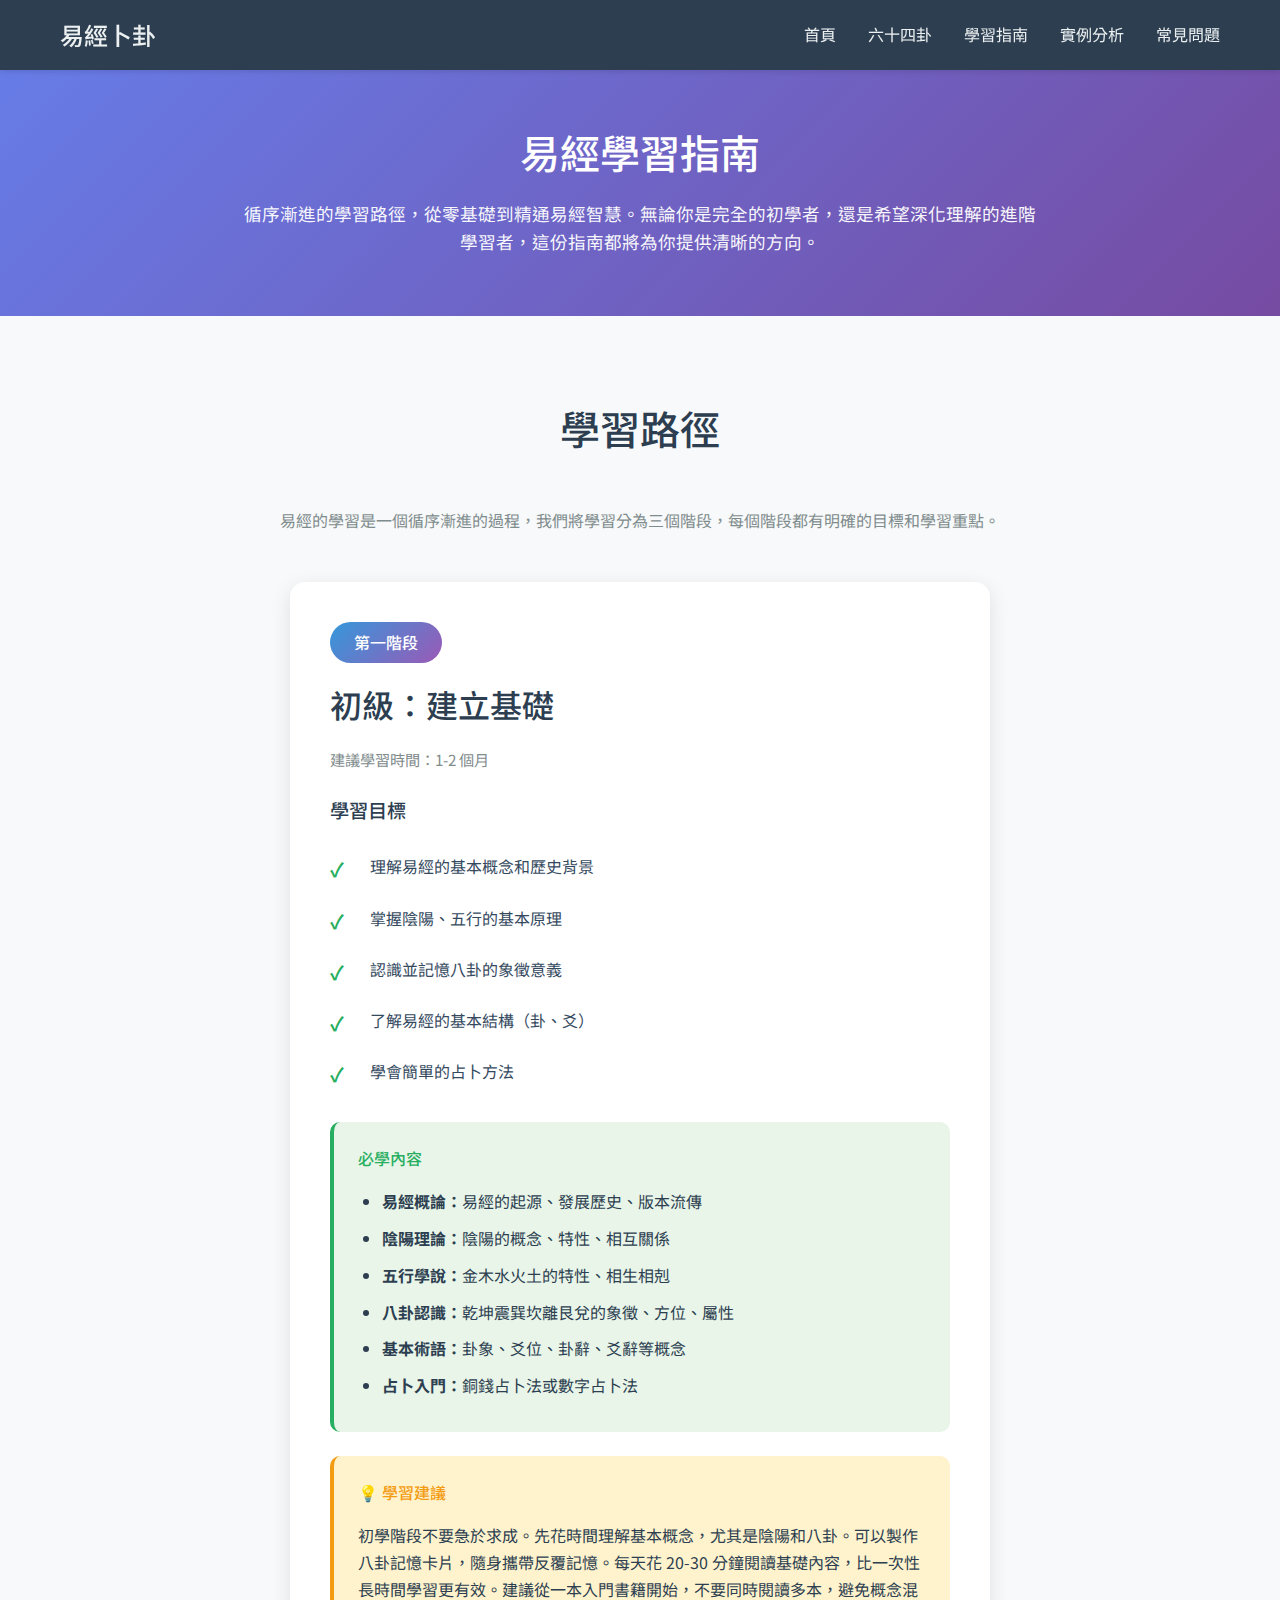
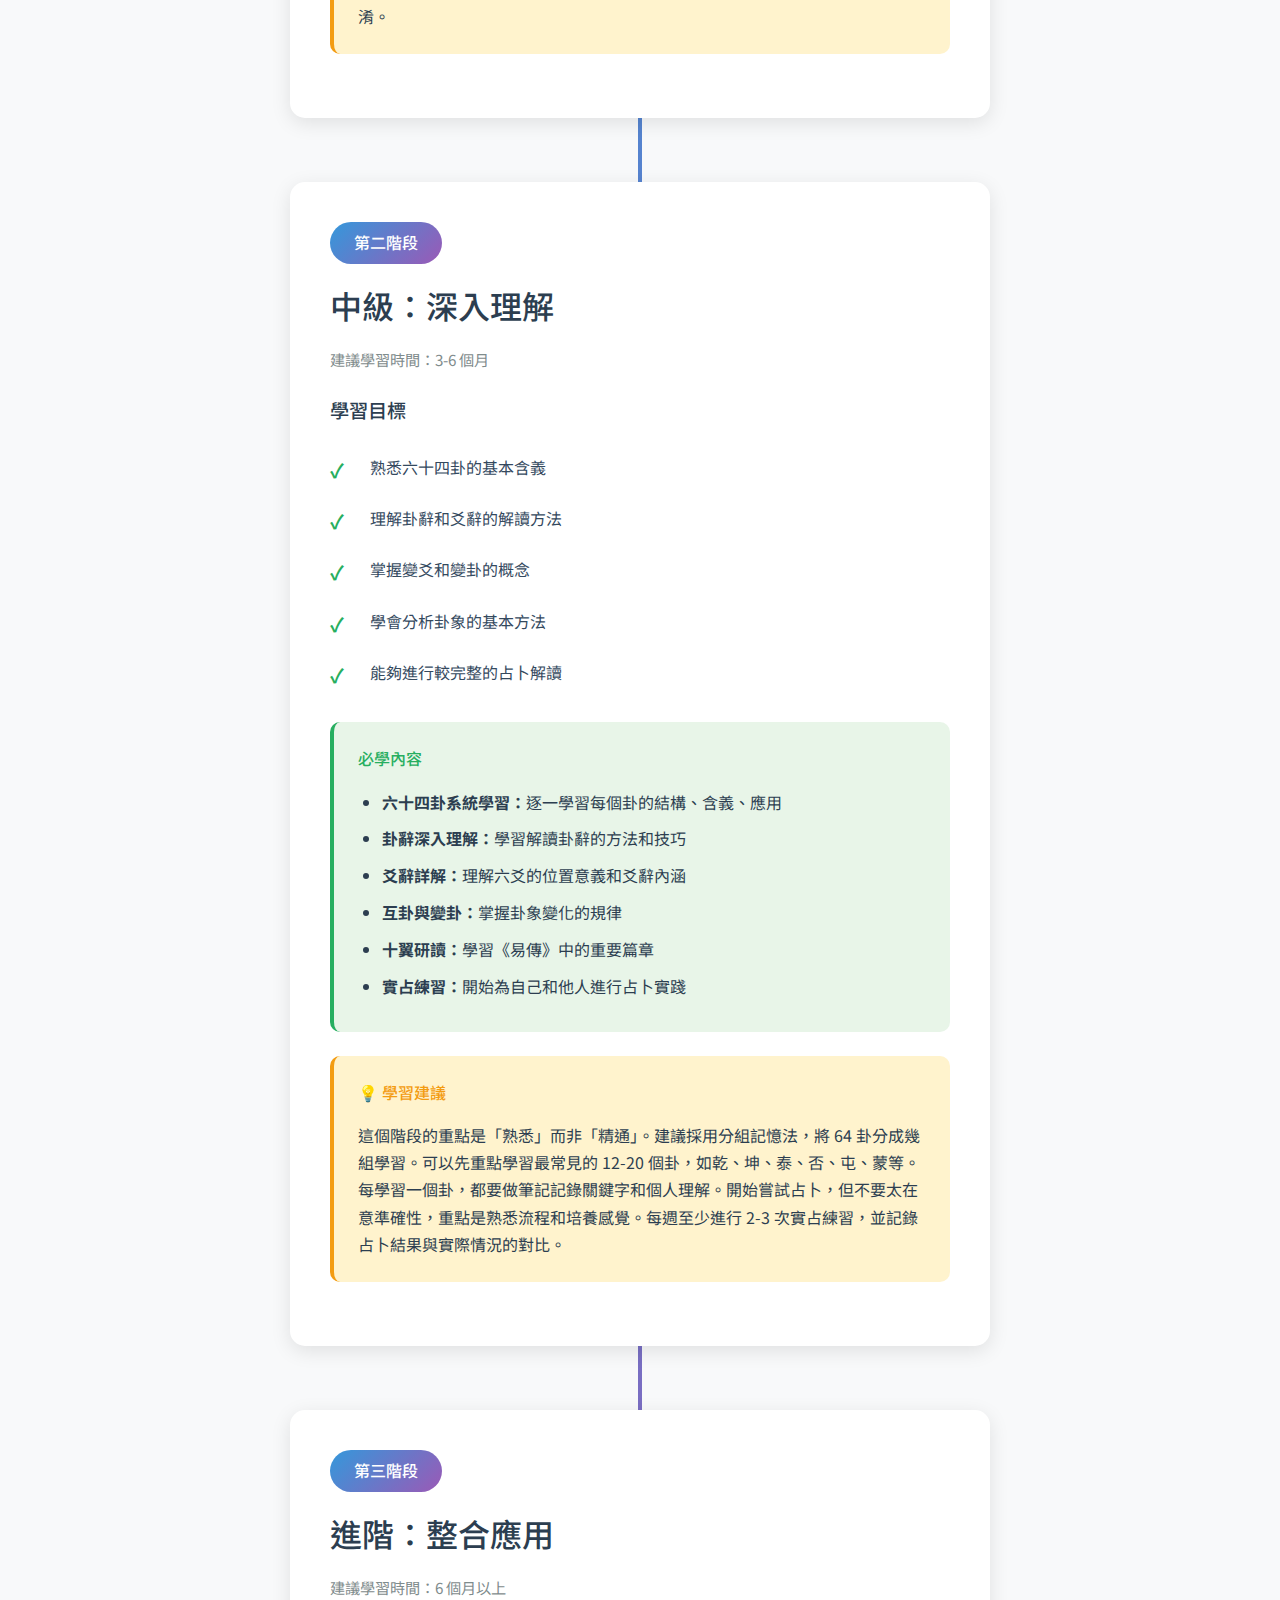
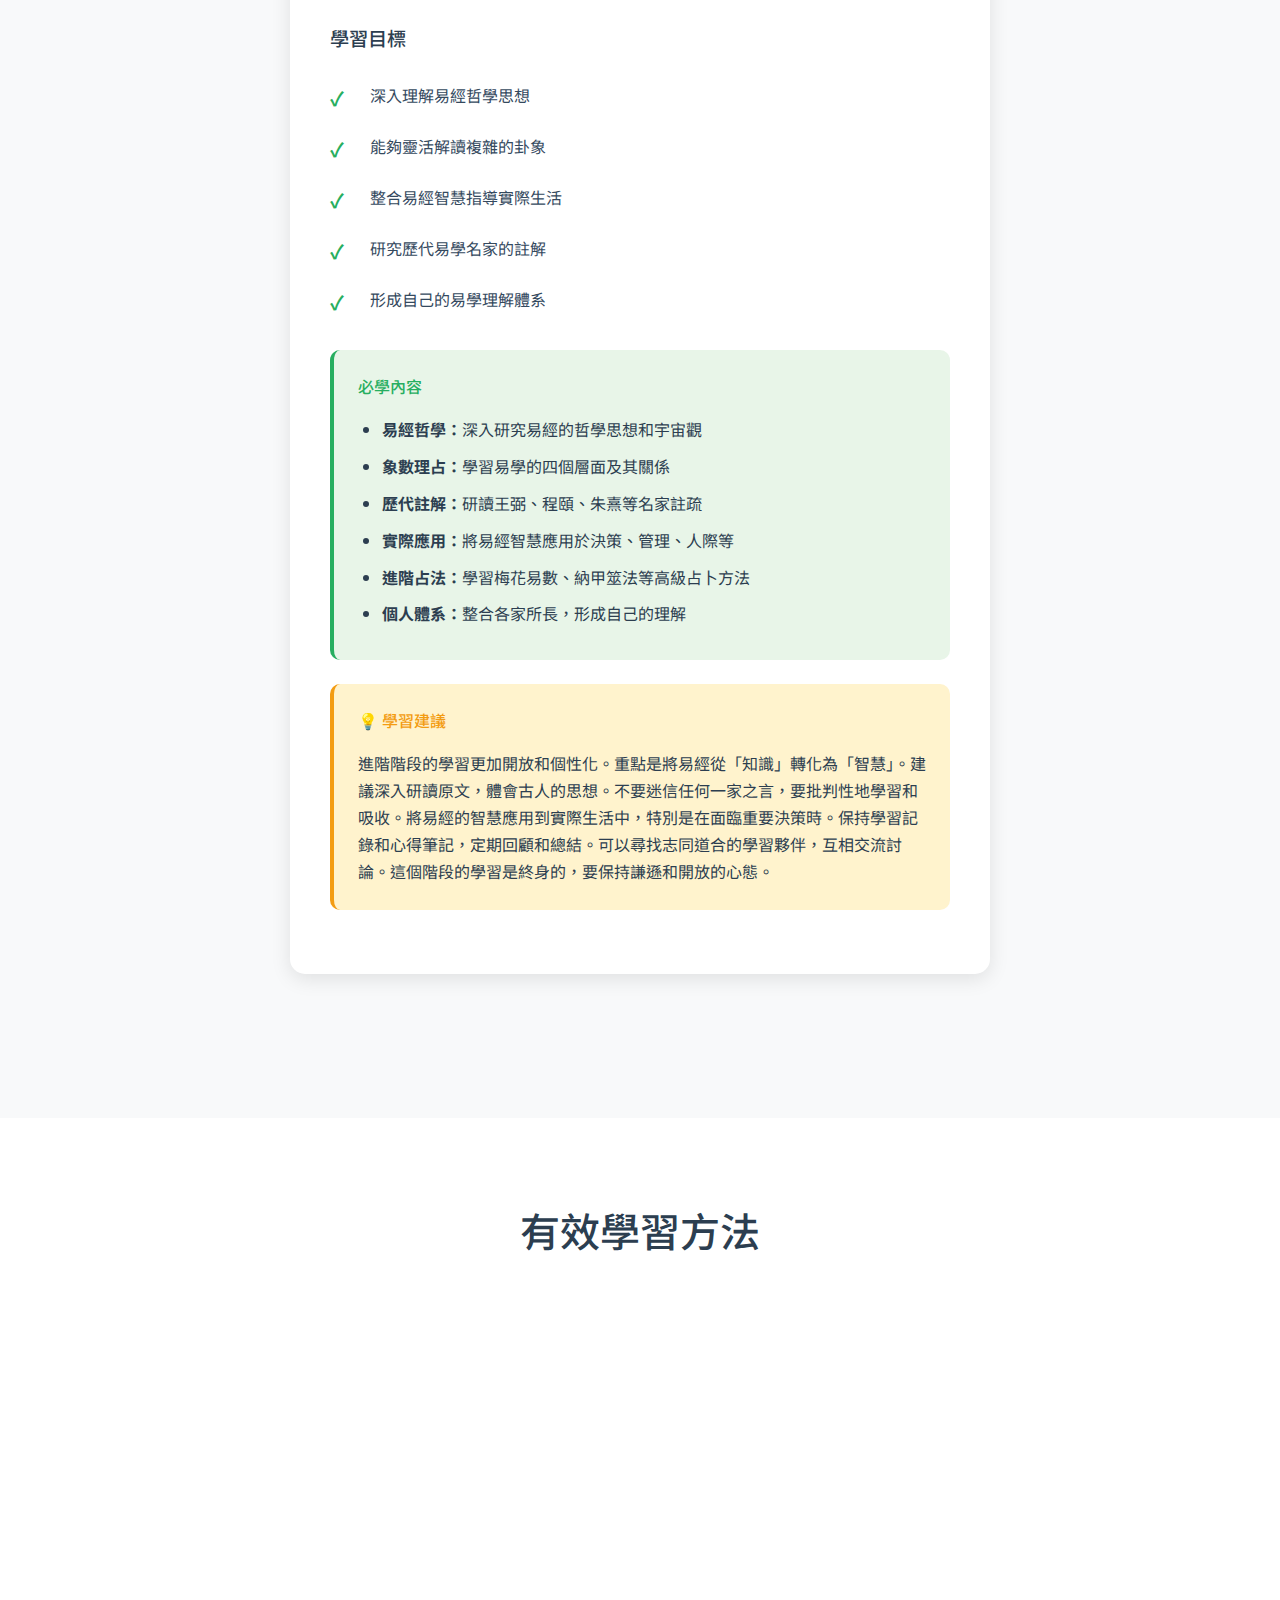
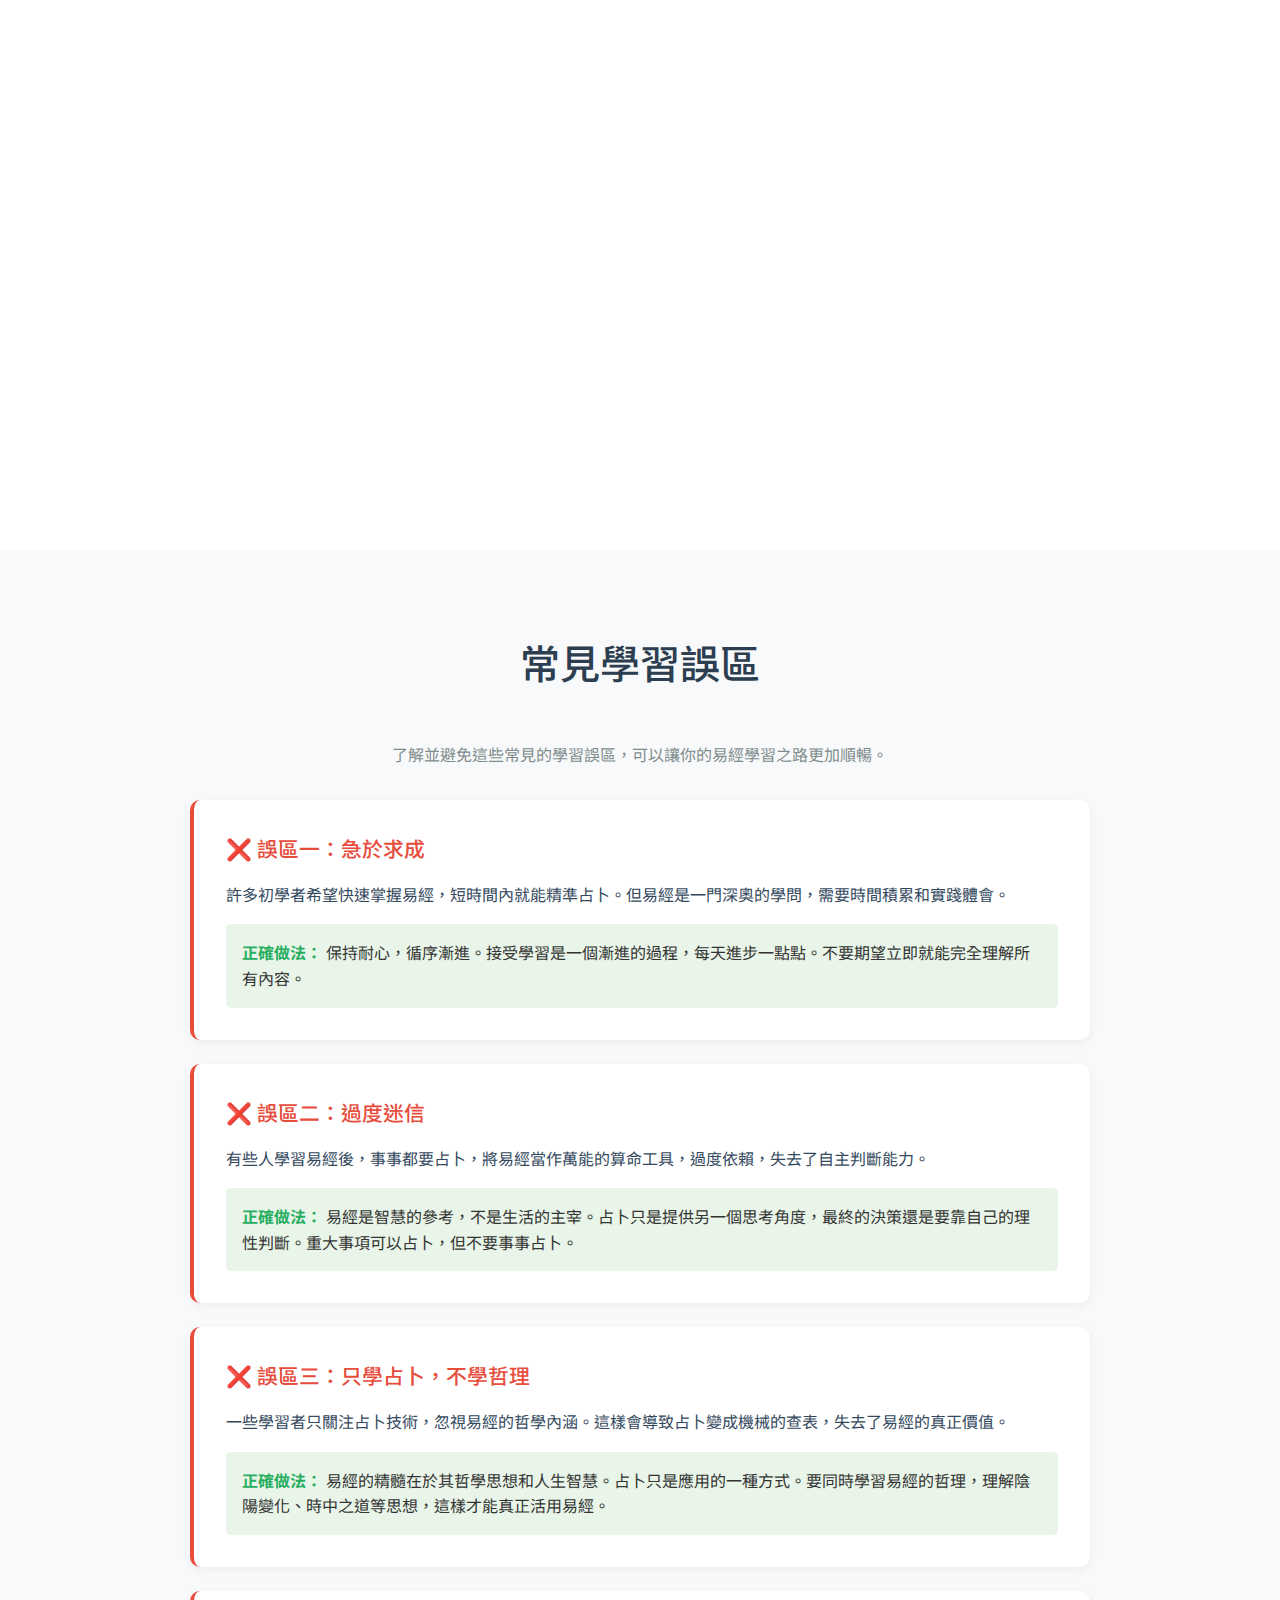
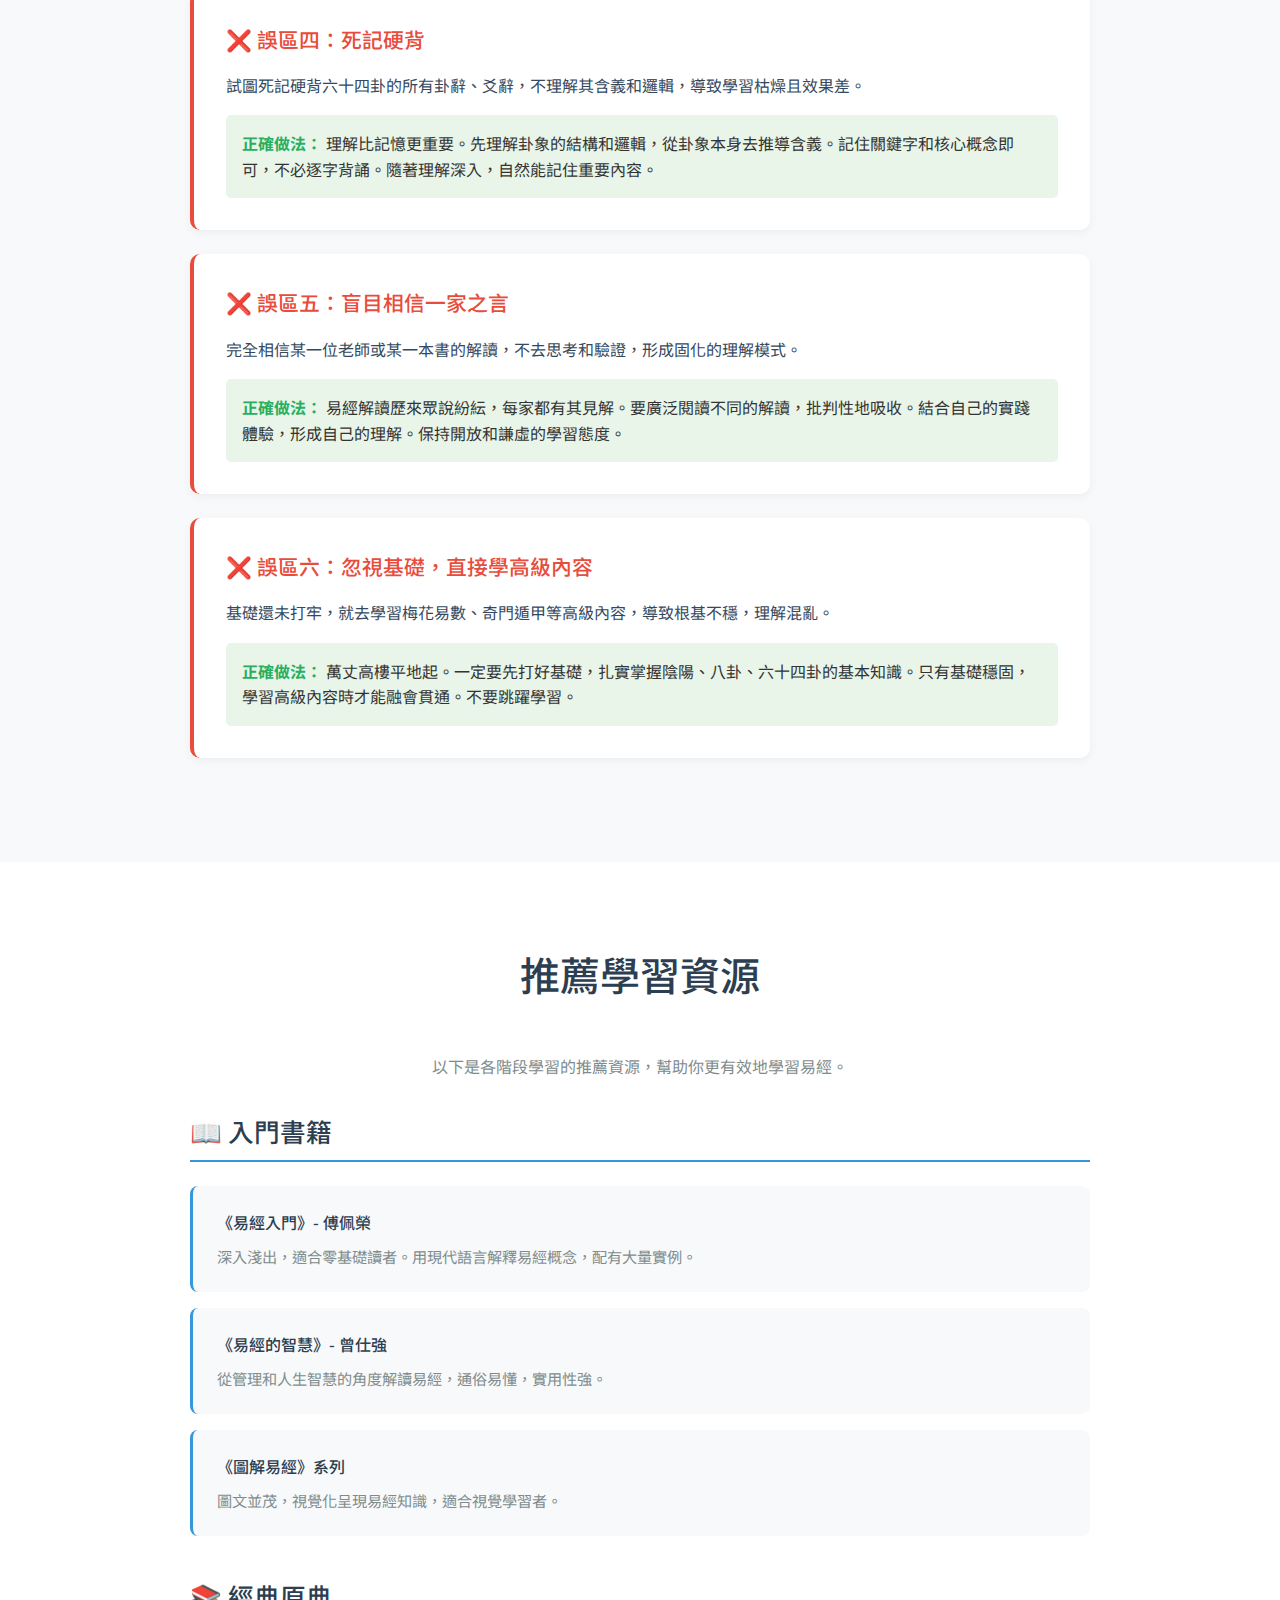
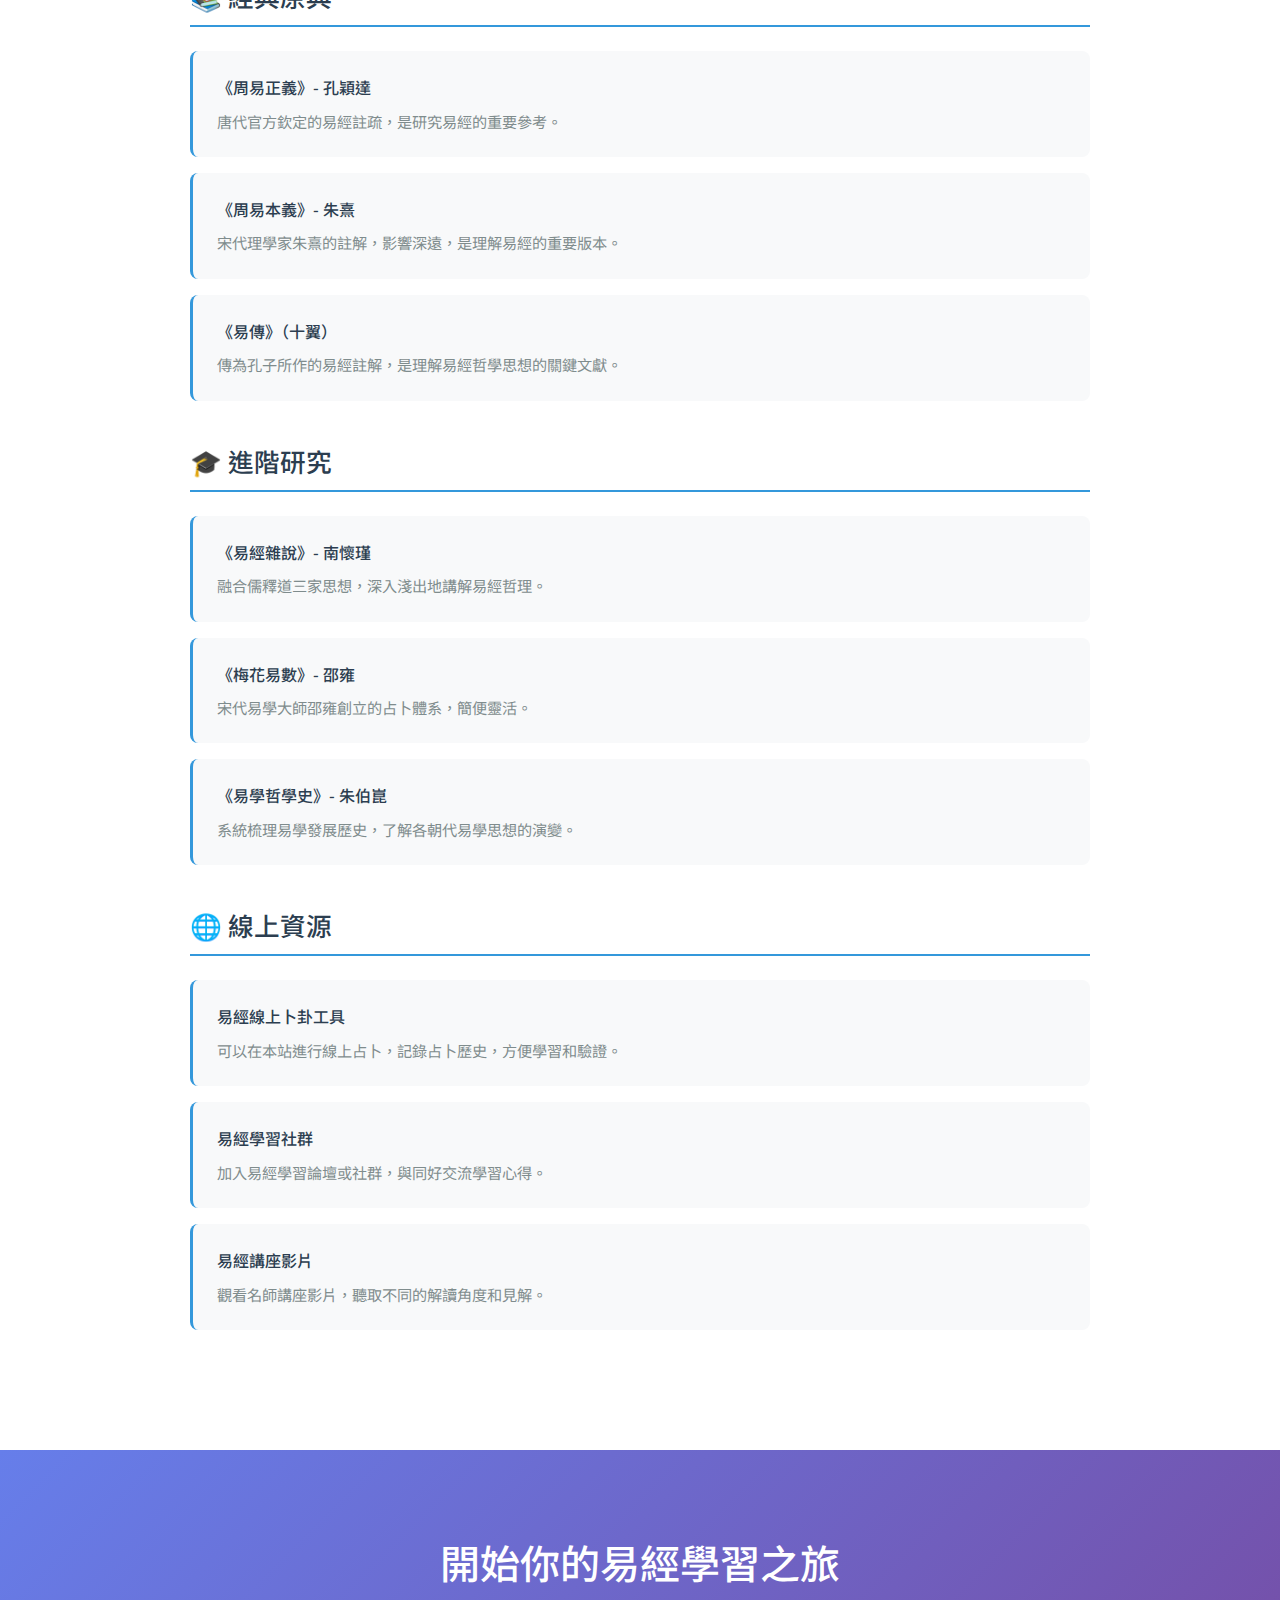
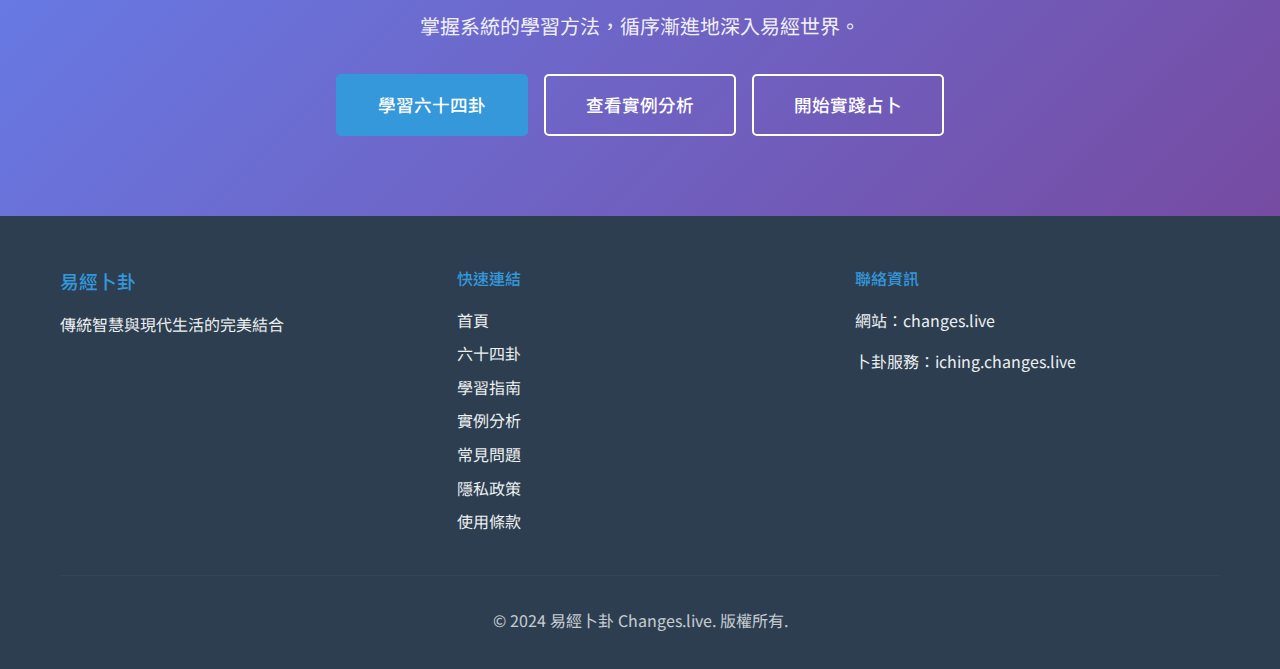
<file: learning-guide.html>
<!DOCTYPE html>
<html lang="zh-TW">
<head>
    <meta charset="UTF-8">
    <meta name="viewport" content="width=device-width, initial-scale=1.0">
    <meta name="description" content="易經學習指南：從零基礎到精通的完整學習路徑，包含初級、中級、進階三個階段的詳細學習內容和方法。">
    <meta name="keywords" content="易經學習, 學習指南, 初學者教程, 易經入門, 學習方法, 易經教學">
    <meta name="author" content="易經卜卦">
    <meta name="robots" content="index, follow">
    <meta name="google-adsense-account" content="ca-pub-8905426307553442">
    <script async src="https://pagead2.googlesyndication.com/pagead/js/adsbygoogle.js?client=ca-pub-8905426307553442"
         crossorigin="anonymous"></script>

    <!-- Open Graph Meta Tags -->
    <meta property="og:title" content="易經學習指南 - 從入門到精通 | Changes.live">
    <meta property="og:description" content="系統化的易經學習路徑，幫助你循序漸進地掌握易經智慧。">
    <meta property="og:type" content="article">
    <meta property="og:url" content="https://changes.live/learning-guide.html">
    <meta property="og:site_name" content="易經卜卦">

    <title>易經學習指南 - 從入門到精通 | Changes.live</title>

    <!-- Preconnect for performance -->
    <link rel="preconnect" href="https://fonts.googleapis.com">
    <link rel="preconnect" href="https://fonts.gstatic.com" crossorigin>

    <!-- Google Fonts -->
    <link href="https://fonts.googleapis.com/css2?family=Noto+Sans+TC:wght@300;400;500;700&display=swap" rel="stylesheet">

    <link rel="stylesheet" href="styles.css">

    <!-- Structured Data -->
    <script type="application/ld+json">
    {
        "@context": "https://schema.org",
        "@type": "HowTo",
        "name": "易經學習指南",
        "description": "從零基礎到精通的完整易經學習路徑",
        "step": [
            {
                "@type": "HowToStep",
                "name": "初級階段",
                "text": "建立易經基礎概念，認識八卦和陰陽五行"
            },
            {
                "@type": "HowToStep",
                "name": "中級階段",
                "text": "深入學習六十四卦，掌握卦辭和爻辭"
            },
            {
                "@type": "HowToStep",
                "name": "進階階段",
                "text": "研究易經哲學，整合應用於生活"
            }
        ]
    }
    </script>

    <style>
        .guide-intro {
            background: linear-gradient(135deg, #667eea 0%, #764ba2 100%);
            color: white;
            padding: 120px 0 60px;
            text-align: center;
        }

        .guide-intro h1 {
            font-size: 2.5rem;
            margin-bottom: 1rem;
        }

        .guide-intro p {
            font-size: 1.1rem;
            max-width: 800px;
            margin: 0 auto;
            opacity: 0.95;
        }

        .learning-path {
            padding: 80px 0;
            background-color: #f8f9fa;
        }

        .path-timeline {
            max-width: 900px;
            margin: 0 auto;
            position: relative;
        }

        .path-timeline::before {
            content: '';
            position: absolute;
            left: 50%;
            transform: translateX(-50%);
            width: 4px;
            height: 100%;
            background: linear-gradient(to bottom, #3498db, #9b59b6);
        }

        .stage {
            margin-bottom: 4rem;
            position: relative;
        }

        .stage-content {
            background: white;
            padding: 2.5rem;
            border-radius: 15px;
            box-shadow: 0 5px 20px rgba(0,0,0,0.1);
            margin: 0 auto;
            max-width: 700px;
        }

        .stage-badge {
            display: inline-block;
            padding: 0.5rem 1.5rem;
            background: linear-gradient(135deg, #3498db 0%, #9b59b6 100%);
            color: white;
            border-radius: 25px;
            font-weight: 500;
            margin-bottom: 1rem;
        }

        .stage-title {
            font-size: 2rem;
            color: #2c3e50;
            margin-bottom: 1rem;
        }

        .stage-duration {
            color: #7f8c8d;
            font-size: 0.95rem;
            margin-bottom: 1.5rem;
        }

        .stage-objectives {
            margin: 1.5rem 0;
        }

        .stage-objectives h4 {
            color: #2c3e50;
            margin-bottom: 1rem;
            font-size: 1.2rem;
        }

        .objectives-list {
            list-style: none;
            padding: 0;
        }

        .objectives-list li {
            padding: 0.8rem 0 0.8rem 2.5rem;
            position: relative;
            line-height: 1.6;
            color: #34495e;
        }

        .objectives-list li:before {
            content: "✓";
            position: absolute;
            left: 0;
            color: #27ae60;
            font-weight: bold;
            font-size: 1.2rem;
        }

        .study-topics {
            background: #e8f5e8;
            padding: 1.5rem;
            border-radius: 10px;
            margin: 1.5rem 0;
            border-left: 4px solid #27ae60;
        }

        .study-topics h4 {
            color: #27ae60;
            margin-bottom: 1rem;
        }

        .study-topics ul {
            margin-left: 1.5rem;
            line-height: 1.8;
        }

        .study-topics li {
            margin-bottom: 0.5rem;
            color: #2c3e50;
        }

        .learning-tips {
            background: #fff3cd;
            padding: 1.5rem;
            border-radius: 10px;
            margin: 1.5rem 0;
            border-left: 4px solid #f39c12;
        }

        .learning-tips h4 {
            color: #f39c12;
            margin-bottom: 1rem;
        }

        .learning-tips p {
            color: #2c3e50;
            line-height: 1.7;
            margin: 0;
        }

        .methods-section {
            padding: 80px 0;
            background-color: #fff;
        }

        .methods-grid {
            display: grid;
            grid-template-columns: repeat(auto-fit, minmax(300px, 1fr));
            gap: 2rem;
            margin-top: 2rem;
        }

        .method-card {
            background: white;
            padding: 2rem;
            border-radius: 15px;
            box-shadow: 0 5px 15px rgba(0,0,0,0.1);
            border-top: 4px solid #3498db;
            transition: transform 0.3s ease;
        }

        .method-card:hover {
            transform: translateY(-5px);
        }

        .method-icon {
            font-size: 2.5rem;
            margin-bottom: 1rem;
        }

        .method-card h3 {
            color: #2c3e50;
            font-size: 1.5rem;
            margin-bottom: 1rem;
        }

        .method-card p {
            color: #34495e;
            line-height: 1.7;
        }

        .pitfalls-section {
            padding: 80px 0;
            background-color: #f8f9fa;
        }

        .pitfall-item {
            background: white;
            padding: 2rem;
            margin-bottom: 1.5rem;
            border-radius: 10px;
            border-left: 4px solid #e74c3c;
            box-shadow: 0 3px 10px rgba(0,0,0,0.05);
        }

        .pitfall-item h3 {
            color: #e74c3c;
            font-size: 1.3rem;
            margin-bottom: 1rem;
        }

        .pitfall-item p {
            color: #34495e;
            line-height: 1.7;
            margin-bottom: 0.8rem;
        }

        .correction {
            background: #e8f5e8;
            padding: 1rem;
            border-radius: 5px;
            margin-top: 1rem;
        }

        .correction strong {
            color: #27ae60;
        }

        .resources-section {
            padding: 80px 0;
            background-color: #fff;
        }

        .resource-category {
            margin-bottom: 2.5rem;
        }

        .resource-category h3 {
            color: #2c3e50;
            font-size: 1.6rem;
            margin-bottom: 1.5rem;
            padding-bottom: 0.5rem;
            border-bottom: 2px solid #3498db;
        }

        .resource-list {
            display: grid;
            gap: 1rem;
        }

        .resource-item {
            background: #f8f9fa;
            padding: 1.5rem;
            border-radius: 8px;
            border-left: 3px solid #3498db;
        }

        .resource-item h4 {
            color: #2c3e50;
            margin-bottom: 0.5rem;
        }

        .resource-item p {
            color: #7f8c8d;
            font-size: 0.95rem;
            margin: 0;
        }

        @media screen and (max-width: 768px) {
            .guide-intro h1 {
                font-size: 2rem;
            }

            .path-timeline::before {
                left: 20px;
            }

            .stage-content {
                padding: 1.5rem;
            }

            .stage-title {
                font-size: 1.6rem;
            }

            .methods-grid {
                grid-template-columns: 1fr;
            }
        }
    </style>
</head>
<body>
    <header>
        <nav class="navbar">
            <div class="nav-container">
                <div class="nav-logo">
                    <h1>易經卜卦</h1>
                </div>
                <ul class="nav-menu">
                    <li class="nav-item">
                        <a href="index.html" class="nav-link">首頁</a>
                    </li>
                    <li class="nav-item">
                        <a href="hexagrams.html" class="nav-link">六十四卦</a>
                    </li>
                    <li class="nav-item">
                        <a href="learning-guide.html" class="nav-link">學習指南</a>
                    </li>
                    <li class="nav-item">
                        <a href="case-studies.html" class="nav-link">實例分析</a>
                    </li>
                    <li class="nav-item">
                        <a href="faq.html" class="nav-link">常見問題</a>
                    </li>
                </ul>
                <div class="hamburger">
                    <span class="bar"></span>
                    <span class="bar"></span>
                    <span class="bar"></span>
                </div>
            </div>
        </nav>
    </header>

    <main>
        <!-- Intro Section -->
        <section class="guide-intro">
            <div class="container">
                <h1>易經學習指南</h1>
                <p>循序漸進的學習路徑，從零基礎到精通易經智慧。無論你是完全的初學者，還是希望深化理解的進階學習者，這份指南都將為你提供清晰的方向。</p>
            </div>
        </section>

        <!-- Learning Path Section -->
        <section class="learning-path">
            <div class="container">
                <h2 class="section-title">學習路徑</h2>
                <p style="text-align: center; max-width: 800px; margin: 0 auto 3rem; color: #7f8c8d;">易經的學習是一個循序漸進的過程，我們將學習分為三個階段，每個階段都有明確的目標和學習重點。</p>

                <div class="path-timeline">
                    <!-- Stage 1: Beginner -->
                    <div class="stage">
                        <div class="stage-content">
                            <span class="stage-badge">第一階段</span>
                            <h2 class="stage-title">初級：建立基礎</h2>
                            <p class="stage-duration">建議學習時間：1-2 個月</p>

                            <div class="stage-objectives">
                                <h4>學習目標</h4>
                                <ul class="objectives-list">
                                    <li>理解易經的基本概念和歷史背景</li>
                                    <li>掌握陰陽、五行的基本原理</li>
                                    <li>認識並記憶八卦的象徵意義</li>
                                    <li>了解易經的基本結構（卦、爻）</li>
                                    <li>學會簡單的占卜方法</li>
                                </ul>
                            </div>

                            <div class="study-topics">
                                <h4>必學內容</h4>
                                <ul>
                                    <li><strong>易經概論：</strong>易經的起源、發展歷史、版本流傳</li>
                                    <li><strong>陰陽理論：</strong>陰陽的概念、特性、相互關係</li>
                                    <li><strong>五行學說：</strong>金木水火土的特性、相生相剋</li>
                                    <li><strong>八卦認識：</strong>乾坤震巽坎離艮兌的象徵、方位、屬性</li>
                                    <li><strong>基本術語：</strong>卦象、爻位、卦辭、爻辭等概念</li>
                                    <li><strong>占卜入門：</strong>銅錢占卜法或數字占卜法</li>
                                </ul>
                            </div>

                            <div class="learning-tips">
                                <h4>💡 學習建議</h4>
                                <p>初學階段不要急於求成。先花時間理解基本概念，尤其是陰陽和八卦。可以製作八卦記憶卡片，隨身攜帶反覆記憶。每天花 20-30 分鐘閱讀基礎內容，比一次性長時間學習更有效。建議從一本入門書籍開始，不要同時閱讀多本，避免概念混淆。</p>
                            </div>
                        </div>
                    </div>

                    <!-- Stage 2: Intermediate -->
                    <div class="stage">
                        <div class="stage-content">
                            <span class="stage-badge">第二階段</span>
                            <h2 class="stage-title">中級：深入理解</h2>
                            <p class="stage-duration">建議學習時間：3-6 個月</p>

                            <div class="stage-objectives">
                                <h4>學習目標</h4>
                                <ul class="objectives-list">
                                    <li>熟悉六十四卦的基本含義</li>
                                    <li>理解卦辭和爻辭的解讀方法</li>
                                    <li>掌握變爻和變卦的概念</li>
                                    <li>學會分析卦象的基本方法</li>
                                    <li>能夠進行較完整的占卜解讀</li>
                                </ul>
                            </div>

                            <div class="study-topics">
                                <h4>必學內容</h4>
                                <ul>
                                    <li><strong>六十四卦系統學習：</strong>逐一學習每個卦的結構、含義、應用</li>
                                    <li><strong>卦辭深入理解：</strong>學習解讀卦辭的方法和技巧</li>
                                    <li><strong>爻辭詳解：</strong>理解六爻的位置意義和爻辭內涵</li>
                                    <li><strong>互卦與變卦：</strong>掌握卦象變化的規律</li>
                                    <li><strong>十翼研讀：</strong>學習《易傳》中的重要篇章</li>
                                    <li><strong>實占練習：</strong>開始為自己和他人進行占卜實踐</li>
                                </ul>
                            </div>

                            <div class="learning-tips">
                                <h4>💡 學習建議</h4>
                                <p>這個階段的重點是「熟悉」而非「精通」。建議採用分組記憶法，將 64 卦分成幾組學習。可以先重點學習最常見的 12-20 個卦，如乾、坤、泰、否、屯、蒙等。每學習一個卦，都要做筆記記錄關鍵字和個人理解。開始嘗試占卜，但不要太在意準確性，重點是熟悉流程和培養感覺。每週至少進行 2-3 次實占練習，並記錄占卜結果與實際情況的對比。</p>
                            </div>
                        </div>
                    </div>

                    <!-- Stage 3: Advanced -->
                    <div class="stage">
                        <div class="stage-content">
                            <span class="stage-badge">第三階段</span>
                            <h2 class="stage-title">進階：整合應用</h2>
                            <p class="stage-duration">建議學習時間：6 個月以上</p>

                            <div class="stage-objectives">
                                <h4>學習目標</h4>
                                <ul class="objectives-list">
                                    <li>深入理解易經哲學思想</li>
                                    <li>能夠靈活解讀複雜的卦象</li>
                                    <li>整合易經智慧指導實際生活</li>
                                    <li>研究歷代易學名家的註解</li>
                                    <li>形成自己的易學理解體系</li>
                                </ul>
                            </div>

                            <div class="study-topics">
                                <h4>必學內容</h4>
                                <ul>
                                    <li><strong>易經哲學：</strong>深入研究易經的哲學思想和宇宙觀</li>
                                    <li><strong>象數理占：</strong>學習易學的四個層面及其關係</li>
                                    <li><strong>歷代註解：</strong>研讀王弼、程頤、朱熹等名家註疏</li>
                                    <li><strong>實際應用：</strong>將易經智慧應用於決策、管理、人際等</li>
                                    <li><strong>進階占法：</strong>學習梅花易數、納甲筮法等高級占卜方法</li>
                                    <li><strong>個人體系：</strong>整合各家所長，形成自己的理解</li>
                                </ul>
                            </div>

                            <div class="learning-tips">
                                <h4>💡 學習建議</h4>
                                <p>進階階段的學習更加開放和個性化。重點是將易經從「知識」轉化為「智慧」。建議深入研讀原文，體會古人的思想。不要迷信任何一家之言，要批判性地學習和吸收。將易經的智慧應用到實際生活中，特別是在面臨重要決策時。保持學習記錄和心得筆記，定期回顧和總結。可以尋找志同道合的學習夥伴，互相交流討論。這個階段的學習是終身的，要保持謙遜和開放的心態。</p>
                            </div>
                        </div>
                    </div>
                </div>
            </div>
        </section>

        <!-- Learning Methods -->
        <section class="methods-section">
            <div class="container">
                <h2 class="section-title">有效學習方法</h2>
                <div class="methods-grid">
                    <div class="method-card">
                        <div class="method-icon">📚</div>
                        <h3>系統閱讀</h3>
                        <p>選擇一本好的入門書籍，從頭到尾系統地閱讀，而不是跳躍式學習。建議先讀通俗易懂的現代解讀本，再逐步接觸古文原典。每讀完一章，要做筆記總結重點。</p>
                    </div>

                    <div class="method-card">
                        <div class="method-icon">✍️</div>
                        <h3>筆記記錄</h3>
                        <p>準備專門的易經學習筆記本，記錄學習內容、個人理解、疑問和心得。可以用思維導圖整理八卦、六十四卦的關係。記錄每次占卜的過程和結果，事後驗證和反思。</p>
                    </div>

                    <div class="method-card">
                        <div class="method-icon">🎯</div>
                        <h3>實踐應用</h3>
                        <p>學習易經不能只停留在理論層面。要經常進行占卜實踐，為自己或朋友占卜，積累經驗。在生活中遇到問題時，思考易經的智慧如何應用。將易經原理用於分析時事和社會現象。</p>
                    </div>

                    <div class="method-card">
                        <div class="method-icon">💬</div>
                        <h3>交流討論</h3>
                        <p>加入易經學習社群或論壇，與其他學習者交流。參加線上或線下的易經讀書會、講座。不同的觀點和解讀能幫助你更全面地理解易經。但要注意批判性思考，不要盲目接受。</p>
                    </div>

                    <div class="method-card">
                        <div class="method-icon">🔄</div>
                        <h3>重複溫習</h3>
                        <p>易經內容龐雜，需要反覆溫習才能牢記。建議使用間隔重複的學習法，定期複習已學內容。每隔一段時間重讀重要章節，每次都會有新的體會和理解。</p>
                    </div>

                    <div class="method-card">
                        <div class="method-icon">🧘</div>
                        <h3>靜心體悟</h3>
                        <p>學習易經不僅是理智的學習，也是心靈的修煉。在占卜前要靜心，專注於所問的問題。閱讀卦辭爻辭時，要細細品味其中的哲理。有時候靈光一閃的頓悟比長時間思考更有價值。</p>
                    </div>
                </div>
            </div>
        </section>

        <!-- Common Pitfalls -->
        <section class="pitfalls-section">
            <div class="container">
                <h2 class="section-title">常見學習誤區</h2>
                <p style="text-align: center; max-width: 800px; margin: 0 auto 2rem; color: #7f8c8d;">了解並避免這些常見的學習誤區，可以讓你的易經學習之路更加順暢。</p>

                <div style="max-width: 900px; margin: 0 auto;">
                    <div class="pitfall-item">
                        <h3>❌ 誤區一：急於求成</h3>
                        <p>許多初學者希望快速掌握易經，短時間內就能精準占卜。但易經是一門深奧的學問，需要時間積累和實踐體會。</p>
                        <div class="correction">
                            <strong>正確做法：</strong> 保持耐心，循序漸進。接受學習是一個漸進的過程，每天進步一點點。不要期望立即就能完全理解所有內容。
                        </div>
                    </div>

                    <div class="pitfall-item">
                        <h3>❌ 誤區二：過度迷信</h3>
                        <p>有些人學習易經後，事事都要占卜，將易經當作萬能的算命工具，過度依賴，失去了自主判斷能力。</p>
                        <div class="correction">
                            <strong>正確做法：</strong> 易經是智慧的參考，不是生活的主宰。占卜只是提供另一個思考角度，最終的決策還是要靠自己的理性判斷。重大事項可以占卜，但不要事事占卜。
                        </div>
                    </div>

                    <div class="pitfall-item">
                        <h3>❌ 誤區三：只學占卜，不學哲理</h3>
                        <p>一些學習者只關注占卜技術，忽視易經的哲學內涵。這樣會導致占卜變成機械的查表，失去了易經的真正價值。</p>
                        <div class="correction">
                            <strong>正確做法：</strong> 易經的精髓在於其哲學思想和人生智慧。占卜只是應用的一種方式。要同時學習易經的哲理，理解陰陽變化、時中之道等思想，這樣才能真正活用易經。
                        </div>
                    </div>

                    <div class="pitfall-item">
                        <h3>❌ 誤區四：死記硬背</h3>
                        <p>試圖死記硬背六十四卦的所有卦辭、爻辭，不理解其含義和邏輯，導致學習枯燥且效果差。</p>
                        <div class="correction">
                            <strong>正確做法：</strong> 理解比記憶更重要。先理解卦象的結構和邏輯，從卦象本身去推導含義。記住關鍵字和核心概念即可，不必逐字背誦。隨著理解深入，自然能記住重要內容。
                        </div>
                    </div>

                    <div class="pitfall-item">
                        <h3>❌ 誤區五：盲目相信一家之言</h3>
                        <p>完全相信某一位老師或某一本書的解讀，不去思考和驗證，形成固化的理解模式。</p>
                        <div class="correction">
                            <strong>正確做法：</strong> 易經解讀歷來眾說紛紜，每家都有其見解。要廣泛閱讀不同的解讀，批判性地吸收。結合自己的實踐體驗，形成自己的理解。保持開放和謙虛的學習態度。
                        </div>
                    </div>

                    <div class="pitfall-item">
                        <h3>❌ 誤區六：忽視基礎，直接學高級內容</h3>
                        <p>基礎還未打牢，就去學習梅花易數、奇門遁甲等高級內容，導致根基不穩，理解混亂。</p>
                        <div class="correction">
                            <strong>正確做法：</strong> 萬丈高樓平地起。一定要先打好基礎，扎實掌握陰陽、八卦、六十四卦的基本知識。只有基礎穩固，學習高級內容時才能融會貫通。不要跳躍學習。
                        </div>
                    </div>
                </div>
            </div>
        </section>

        <!-- Resources Section -->
        <section class="resources-section">
            <div class="container">
                <h2 class="section-title">推薦學習資源</h2>
                <p style="text-align: center; max-width: 800px; margin: 0 auto 2rem; color: #7f8c8d;">以下是各階段學習的推薦資源，幫助你更有效地學習易經。</p>

                <div style="max-width: 900px; margin: 0 auto;">
                    <div class="resource-category">
                        <h3>📖 入門書籍</h3>
                        <div class="resource-list">
                            <div class="resource-item">
                                <h4>《易經入門》- 傅佩榮</h4>
                                <p>深入淺出，適合零基礎讀者。用現代語言解釋易經概念，配有大量實例。</p>
                            </div>
                            <div class="resource-item">
                                <h4>《易經的智慧》- 曾仕強</h4>
                                <p>從管理和人生智慧的角度解讀易經，通俗易懂，實用性強。</p>
                            </div>
                            <div class="resource-item">
                                <h4>《圖解易經》系列</h4>
                                <p>圖文並茂，視覺化呈現易經知識，適合視覺學習者。</p>
                            </div>
                        </div>
                    </div>

                    <div class="resource-category">
                        <h3>📚 經典原典</h3>
                        <div class="resource-list">
                            <div class="resource-item">
                                <h4>《周易正義》- 孔穎達</h4>
                                <p>唐代官方欽定的易經註疏，是研究易經的重要參考。</p>
                            </div>
                            <div class="resource-item">
                                <h4>《周易本義》- 朱熹</h4>
                                <p>宋代理學家朱熹的註解，影響深遠，是理解易經的重要版本。</p>
                            </div>
                            <div class="resource-item">
                                <h4>《易傳》（十翼）</h4>
                                <p>傳為孔子所作的易經註解，是理解易經哲學思想的關鍵文獻。</p>
                            </div>
                        </div>
                    </div>

                    <div class="resource-category">
                        <h3>🎓 進階研究</h3>
                        <div class="resource-list">
                            <div class="resource-item">
                                <h4>《易經雜說》- 南懷瑾</h4>
                                <p>融合儒釋道三家思想，深入淺出地講解易經哲理。</p>
                            </div>
                            <div class="resource-item">
                                <h4>《梅花易數》- 邵雍</h4>
                                <p>宋代易學大師邵雍創立的占卜體系，簡便靈活。</p>
                            </div>
                            <div class="resource-item">
                                <h4>《易學哲學史》- 朱伯崑</h4>
                                <p>系統梳理易學發展歷史，了解各朝代易學思想的演變。</p>
                            </div>
                        </div>
                    </div>

                    <div class="resource-category">
                        <h3>🌐 線上資源</h3>
                        <div class="resource-list">
                            <div class="resource-item">
                                <h4>易經線上卜卦工具</h4>
                                <p>可以在本站進行線上占卜，記錄占卜歷史，方便學習和驗證。</p>
                            </div>
                            <div class="resource-item">
                                <h4>易經學習社群</h4>
                                <p>加入易經學習論壇或社群，與同好交流學習心得。</p>
                            </div>
                            <div class="resource-item">
                                <h4>易經講座影片</h4>
                                <p>觀看名師講座影片，聽取不同的解讀角度和見解。</p>
                            </div>
                        </div>
                    </div>
                </div>
            </div>
        </section>

        <!-- Call to Action -->
        <section class="cta">
            <div class="container">
                <div class="cta-content">
                    <h2>開始你的易經學習之旅</h2>
                    <p>掌握系統的學習方法，循序漸進地深入易經世界。</p>
                    <div style="display: flex; gap: 1rem; justify-content: center; flex-wrap: wrap; margin-top: 2rem;">
                        <a href="hexagrams.html" class="btn btn-primary btn-large">學習六十四卦</a>
                        <a href="case-studies.html" class="btn btn-secondary btn-large">查看實例分析</a>
                        <a href="https://iching.changes.live" class="btn btn-secondary btn-large">開始實踐占卜</a>
                    </div>
                </div>
            </div>
        </section>
    </main>

    <footer>
        <div class="container">
            <div class="footer-content">
                <div class="footer-section">
                    <h3>易經卜卦</h3>
                    <p>傳統智慧與現代生活的完美結合</p>
                </div>
                <div class="footer-section">
                    <h4>快速連結</h4>
                    <ul>
                        <li><a href="index.html">首頁</a></li>
                        <li><a href="hexagrams.html">六十四卦</a></li>
                        <li><a href="learning-guide.html">學習指南</a></li>
                        <li><a href="case-studies.html">實例分析</a></li>
                        <li><a href="faq.html">常見問題</a></li>
                        <li><a href="privacy.html">隱私政策</a></li>
                        <li><a href="terms.html">使用條款</a></li>
                    </ul>
                </div>
                <div class="footer-section">
                    <h4>聯絡資訊</h4>
                    <p>網站：<a href="https://changes.live">changes.live</a></p>
                    <p>卜卦服務：<a href="https://iching.changes.live">iching.changes.live</a></p>
                </div>
            </div>
            <div class="footer-bottom">
                <p>&copy; 2024 易經卜卦 Changes.live. 版權所有.</p>
            </div>
        </div>
    </footer>

    <script src="script.js"></script>
</body>
</html>
</file>
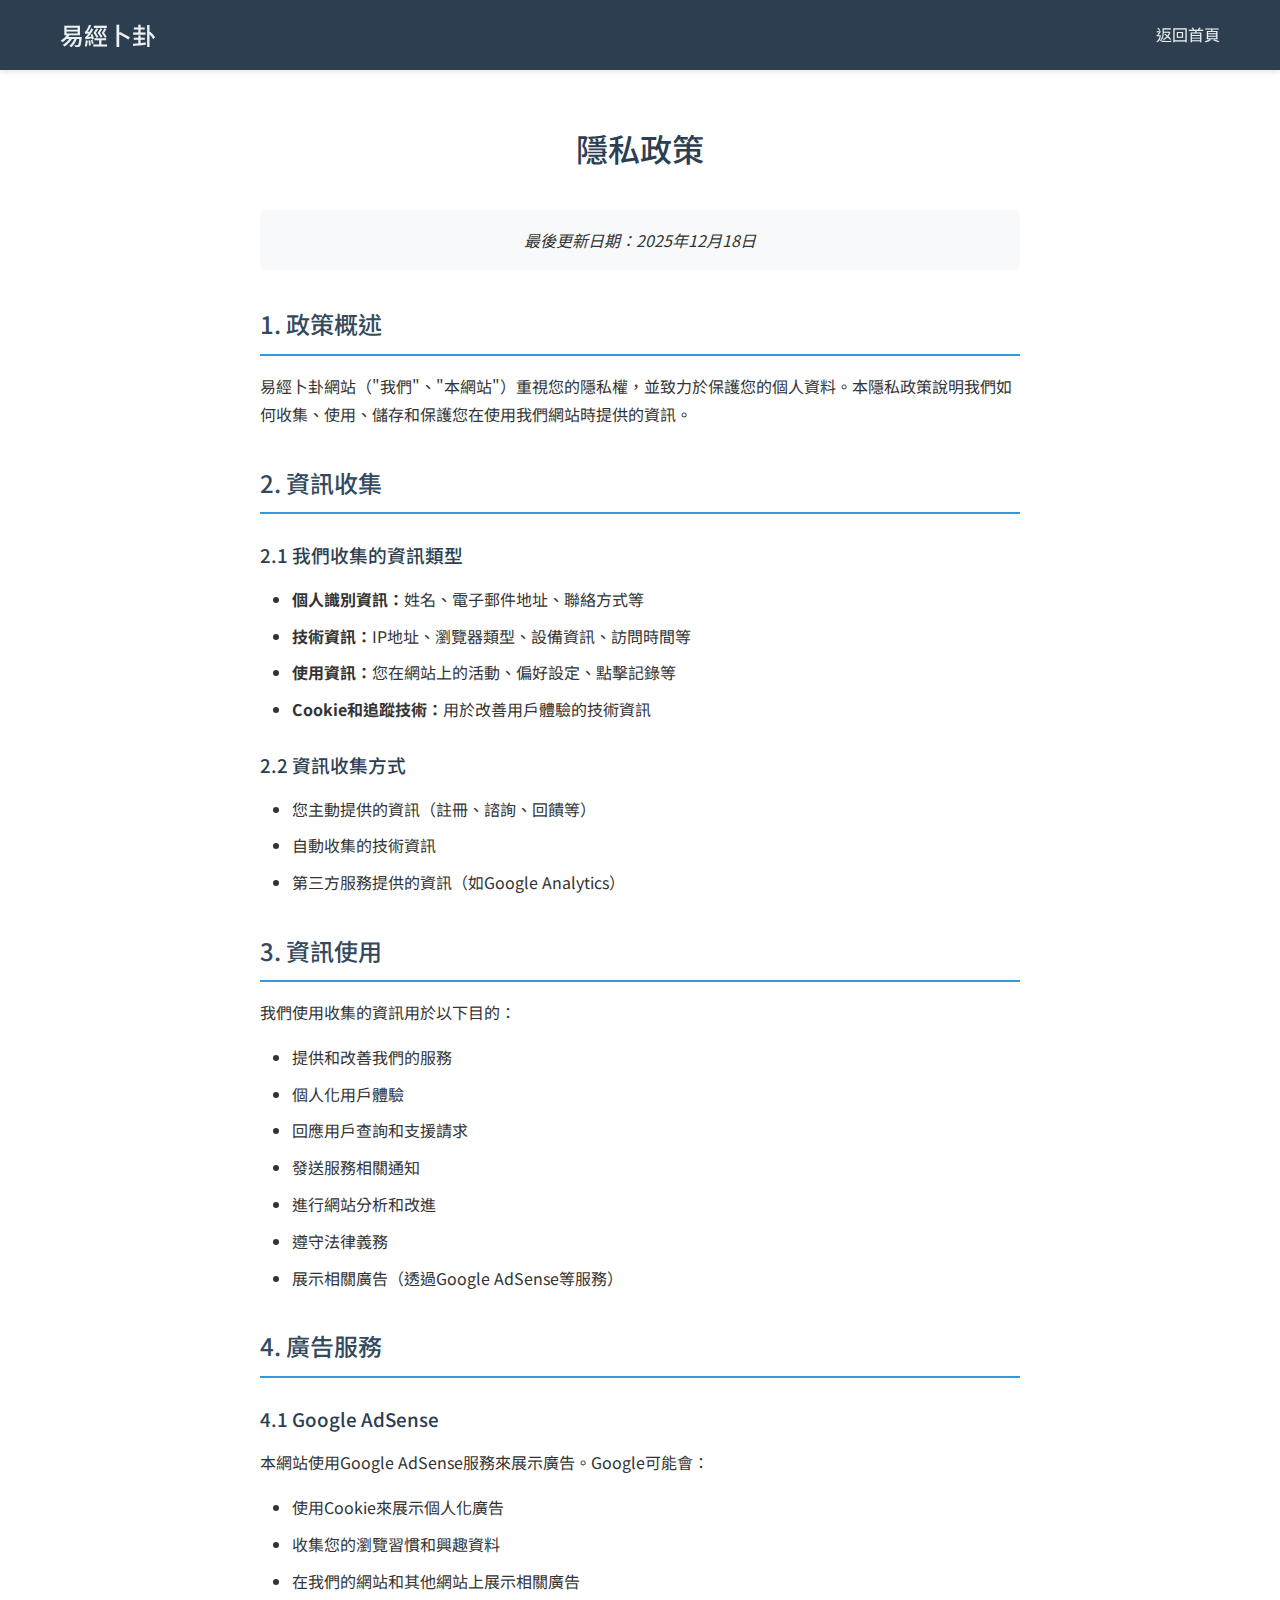
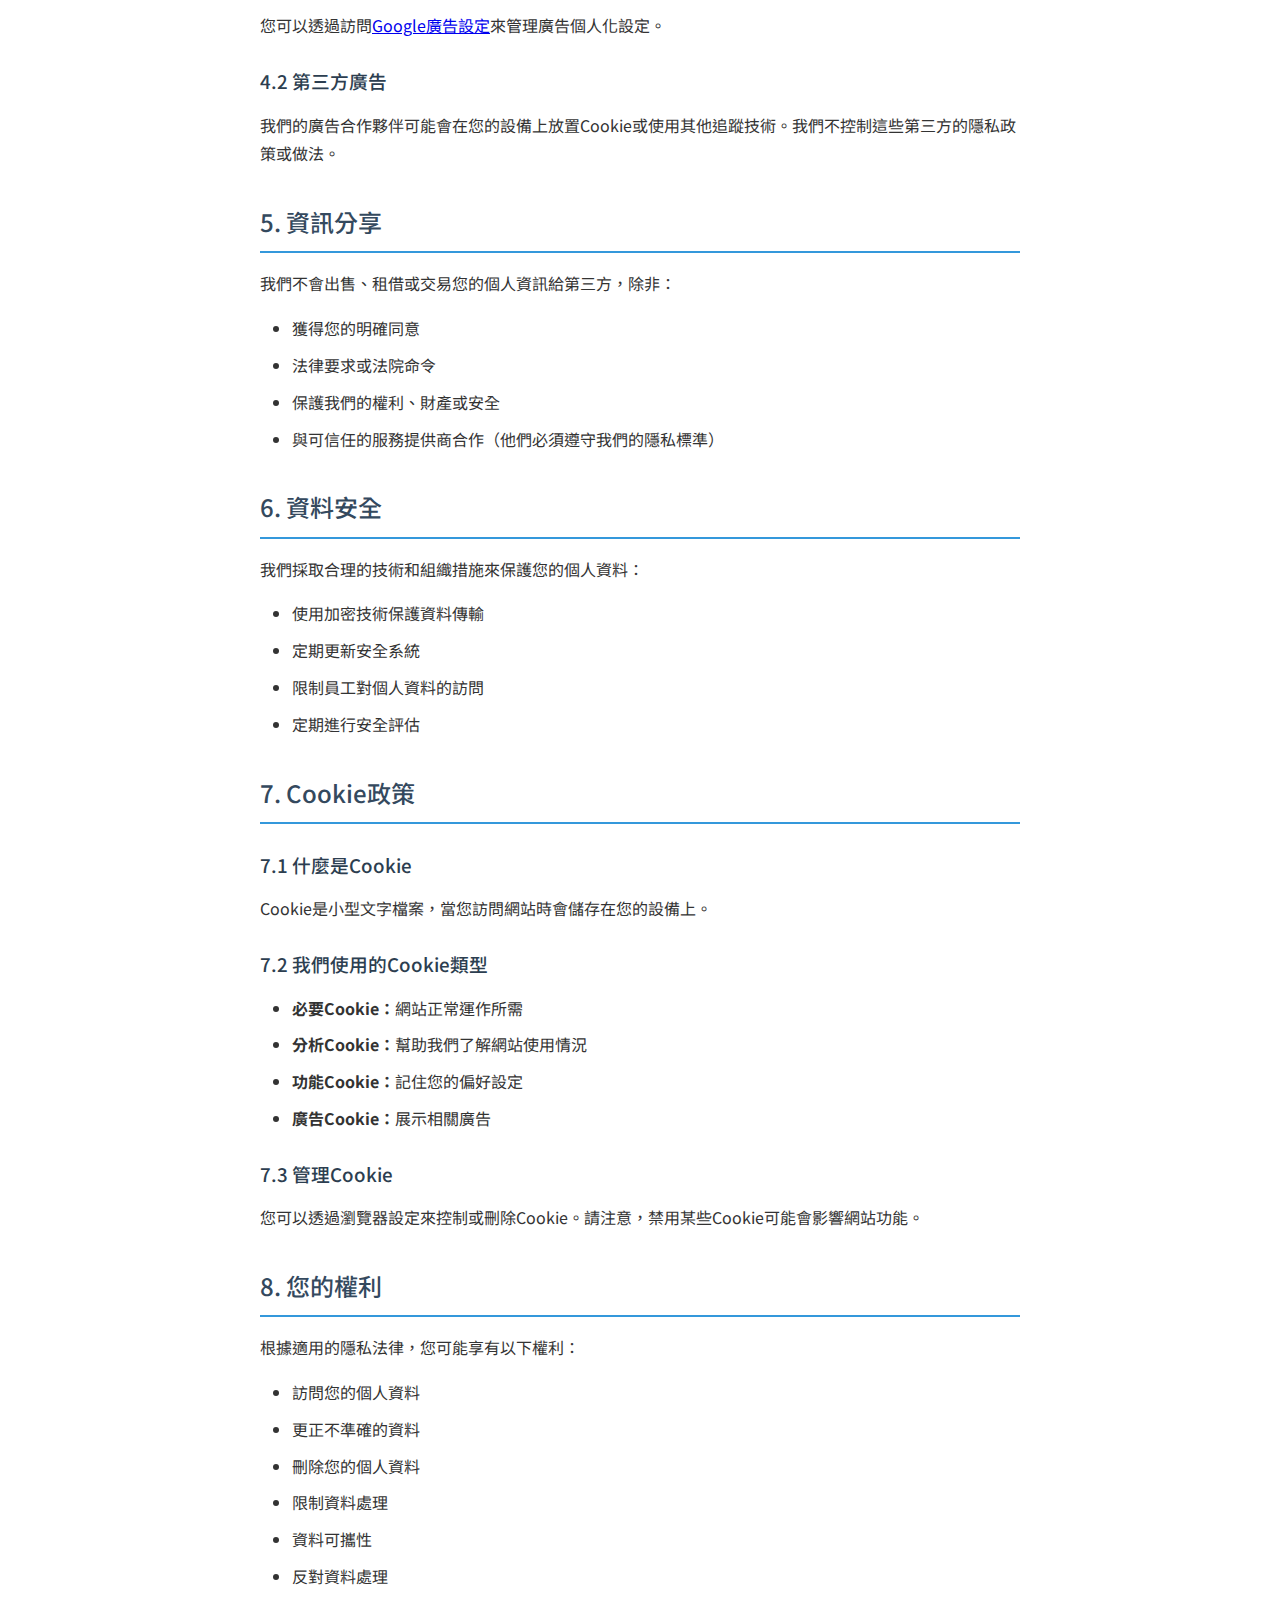
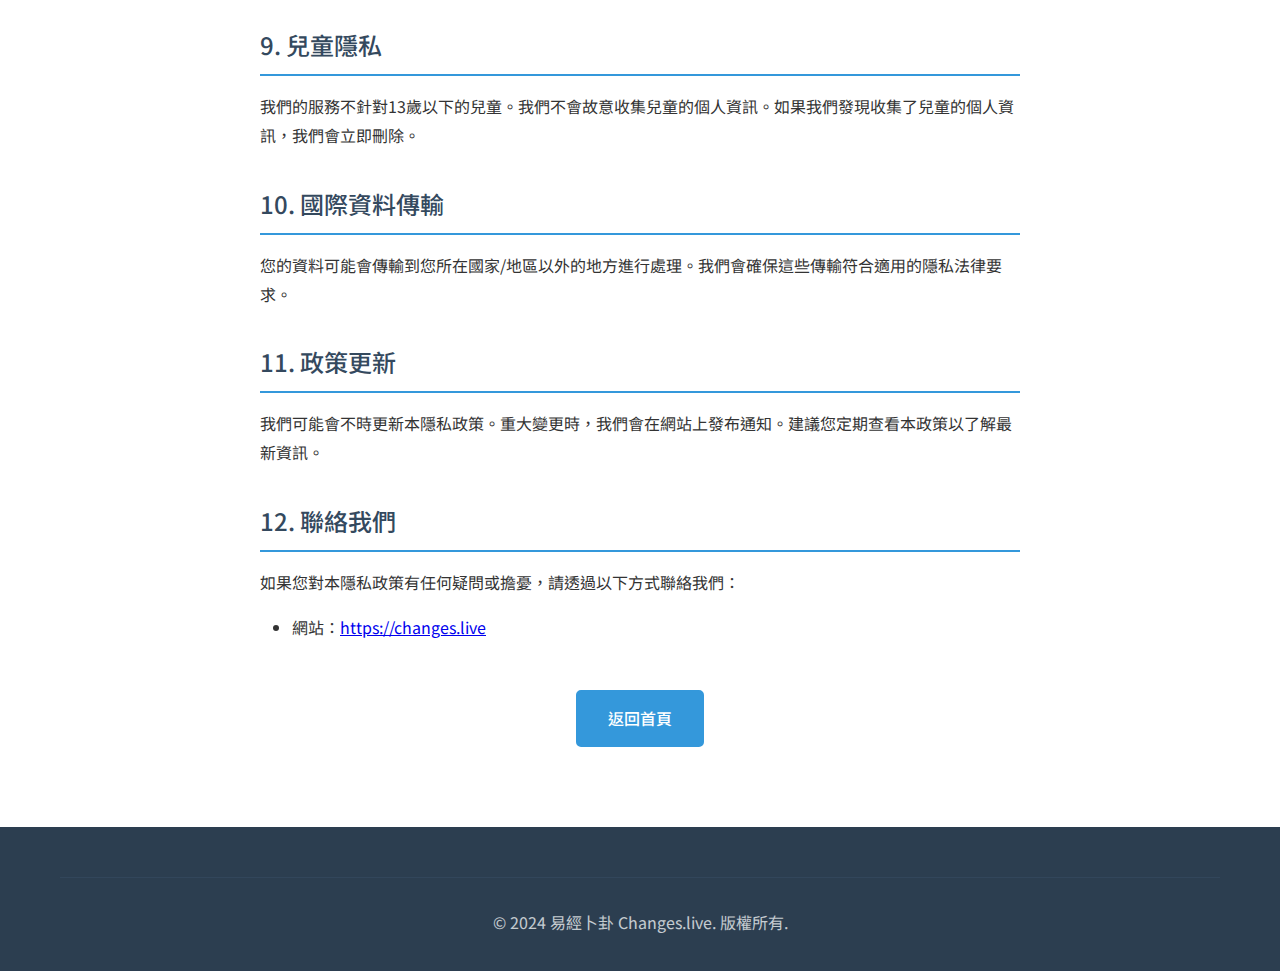
<file: privacy.html>
<!DOCTYPE html>
<html lang="zh-TW">
<head>
    <meta charset="UTF-8">
    <meta name="viewport" content="width=device-width, initial-scale=1.0">
    <meta name="description" content="易經卜卦網站隱私政策 - 了解我們如何收集、使用和保護您的個人資料">
    <meta name="robots" content="index, follow">
    <meta name="google-adsense-account" content="ca-pub-8905426307553442">
    <script async src="https://pagead2.googlesyndication.com/pagead/js/adsbygoogle.js?client=ca-pub-8905426307553442"
         crossorigin="anonymous"></script>
    <title>隱私政策 | 易經卜卦 - Changes.live</title>
    <link href="https://fonts.googleapis.com/css2?family=Noto+Sans+TC:wght@300;400;500;700&display=swap" rel="stylesheet">
    <link rel="stylesheet" href="styles.css">
    <style>
        .privacy-content {
            max-width: 800px;
            margin: 0 auto;
            padding: 120px 20px 80px;
            line-height: 1.8;
        }
        .privacy-content h1 {
            color: #2c3e50;
            margin-bottom: 2rem;
            text-align: center;
        }
        .privacy-content h2 {
            color: #34495e;
            margin-top: 2rem;
            margin-bottom: 1rem;
            border-bottom: 2px solid #3498db;
            padding-bottom: 0.5rem;
        }
        .privacy-content h3 {
            color: #2c3e50;
            margin-top: 1.5rem;
            margin-bottom: 0.8rem;
        }
        .privacy-content ul, .privacy-content ol {
            margin-left: 2rem;
            margin-bottom: 1rem;
        }
        .privacy-content li {
            margin-bottom: 0.5rem;
        }
        .last-updated {
            background-color: #f8f9fa;
            padding: 1rem;
            border-radius: 5px;
            margin-bottom: 2rem;
            text-align: center;
            font-style: italic;
        }
        .back-link {
            text-align: center;
            margin-top: 3rem;
        }
    </style>
</head>
<body>
    <header>
        <nav class="navbar">
            <div class="nav-container">
                <div class="nav-logo">
                    <h1><a href="index.html" style="color: #ecf0f1; text-decoration: none;">易經卜卦</a></h1>
                </div>
                <ul class="nav-menu">
                    <li class="nav-item">
                        <a href="index.html" class="nav-link">返回首頁</a>
                    </li>
                </ul>
            </div>
        </nav>
    </header>

    <main>
        <div class="privacy-content">
            <h1>隱私政策</h1>

            <div class="last-updated">
                最後更新日期：2025年12月18日
            </div>

            <h2>1. 政策概述</h2>
            <p>易經卜卦網站（"我們"、"本網站"）重視您的隱私權，並致力於保護您的個人資料。本隱私政策說明我們如何收集、使用、儲存和保護您在使用我們網站時提供的資訊。</p>

            <h2>2. 資訊收集</h2>
            <h3>2.1 我們收集的資訊類型</h3>
            <ul>
                <li><strong>個人識別資訊：</strong>姓名、電子郵件地址、聯絡方式等</li>
                <li><strong>技術資訊：</strong>IP地址、瀏覽器類型、設備資訊、訪問時間等</li>
                <li><strong>使用資訊：</strong>您在網站上的活動、偏好設定、點擊記錄等</li>
                <li><strong>Cookie和追蹤技術：</strong>用於改善用戶體驗的技術資訊</li>
            </ul>

            <h3>2.2 資訊收集方式</h3>
            <ul>
                <li>您主動提供的資訊（註冊、諮詢、回饋等）</li>
                <li>自動收集的技術資訊</li>
                <li>第三方服務提供的資訊（如Google Analytics）</li>
            </ul>

            <h2>3. 資訊使用</h2>
            <p>我們使用收集的資訊用於以下目的：</p>
            <ul>
                <li>提供和改善我們的服務</li>
                <li>個人化用戶體驗</li>
                <li>回應用戶查詢和支援請求</li>
                <li>發送服務相關通知</li>
                <li>進行網站分析和改進</li>
                <li>遵守法律義務</li>
                <li>展示相關廣告（透過Google AdSense等服務）</li>
            </ul>

            <h2>4. 廣告服務</h2>
            <h3>4.1 Google AdSense</h3>
            <p>本網站使用Google AdSense服務來展示廣告。Google可能會：</p>
            <ul>
                <li>使用Cookie來展示個人化廣告</li>
                <li>收集您的瀏覽習慣和興趣資料</li>
                <li>在我們的網站和其他網站上展示相關廣告</li>
            </ul>
            <p>您可以透過訪問<a href="https://www.google.com/settings/ads" target="_blank">Google廣告設定</a>來管理廣告個人化設定。</p>

            <h3>4.2 第三方廣告</h3>
            <p>我們的廣告合作夥伴可能會在您的設備上放置Cookie或使用其他追蹤技術。我們不控制這些第三方的隱私政策或做法。</p>

            <h2>5. 資訊分享</h2>
            <p>我們不會出售、租借或交易您的個人資訊給第三方，除非：</p>
            <ul>
                <li>獲得您的明確同意</li>
                <li>法律要求或法院命令</li>
                <li>保護我們的權利、財產或安全</li>
                <li>與可信任的服務提供商合作（他們必須遵守我們的隱私標準）</li>
            </ul>

            <h2>6. 資料安全</h2>
            <p>我們採取合理的技術和組織措施來保護您的個人資料：</p>
            <ul>
                <li>使用加密技術保護資料傳輸</li>
                <li>定期更新安全系統</li>
                <li>限制員工對個人資料的訪問</li>
                <li>定期進行安全評估</li>
            </ul>

            <h2>7. Cookie政策</h2>
            <h3>7.1 什麼是Cookie</h3>
            <p>Cookie是小型文字檔案，當您訪問網站時會儲存在您的設備上。</p>

            <h3>7.2 我們使用的Cookie類型</h3>
            <ul>
                <li><strong>必要Cookie：</strong>網站正常運作所需</li>
                <li><strong>分析Cookie：</strong>幫助我們了解網站使用情況</li>
                <li><strong>功能Cookie：</strong>記住您的偏好設定</li>
                <li><strong>廣告Cookie：</strong>展示相關廣告</li>
            </ul>

            <h3>7.3 管理Cookie</h3>
            <p>您可以透過瀏覽器設定來控制或刪除Cookie。請注意，禁用某些Cookie可能會影響網站功能。</p>

            <h2>8. 您的權利</h2>
            <p>根據適用的隱私法律，您可能享有以下權利：</p>
            <ul>
                <li>訪問您的個人資料</li>
                <li>更正不準確的資料</li>
                <li>刪除您的個人資料</li>
                <li>限制資料處理</li>
                <li>資料可攜性</li>
                <li>反對資料處理</li>
            </ul>

            <h2>9. 兒童隱私</h2>
            <p>我們的服務不針對13歲以下的兒童。我們不會故意收集兒童的個人資訊。如果我們發現收集了兒童的個人資訊，我們會立即刪除。</p>

            <h2>10. 國際資料傳輸</h2>
            <p>您的資料可能會傳輸到您所在國家/地區以外的地方進行處理。我們會確保這些傳輸符合適用的隱私法律要求。</p>

            <h2>11. 政策更新</h2>
            <p>我們可能會不時更新本隱私政策。重大變更時，我們會在網站上發布通知。建議您定期查看本政策以了解最新資訊。</p>

            <h2>12. 聯絡我們</h2>
            <p>如果您對本隱私政策有任何疑問或擔憂，請透過以下方式聯絡我們：</p>
            <ul>
                <li>網站：<a href="https://changes.live">https://changes.live</a></li>
            </ul>

            <div class="back-link">
                <a href="index.html" class="btn btn-primary">返回首頁</a>
            </div>
        </div>
    </main>

    <footer>
        <div class="container">
            <div class="footer-bottom">
                <p>&copy; 2024 易經卜卦 Changes.live. 版權所有.</p>
            </div>
        </div>
    </footer>
</body>
</html>
</file>
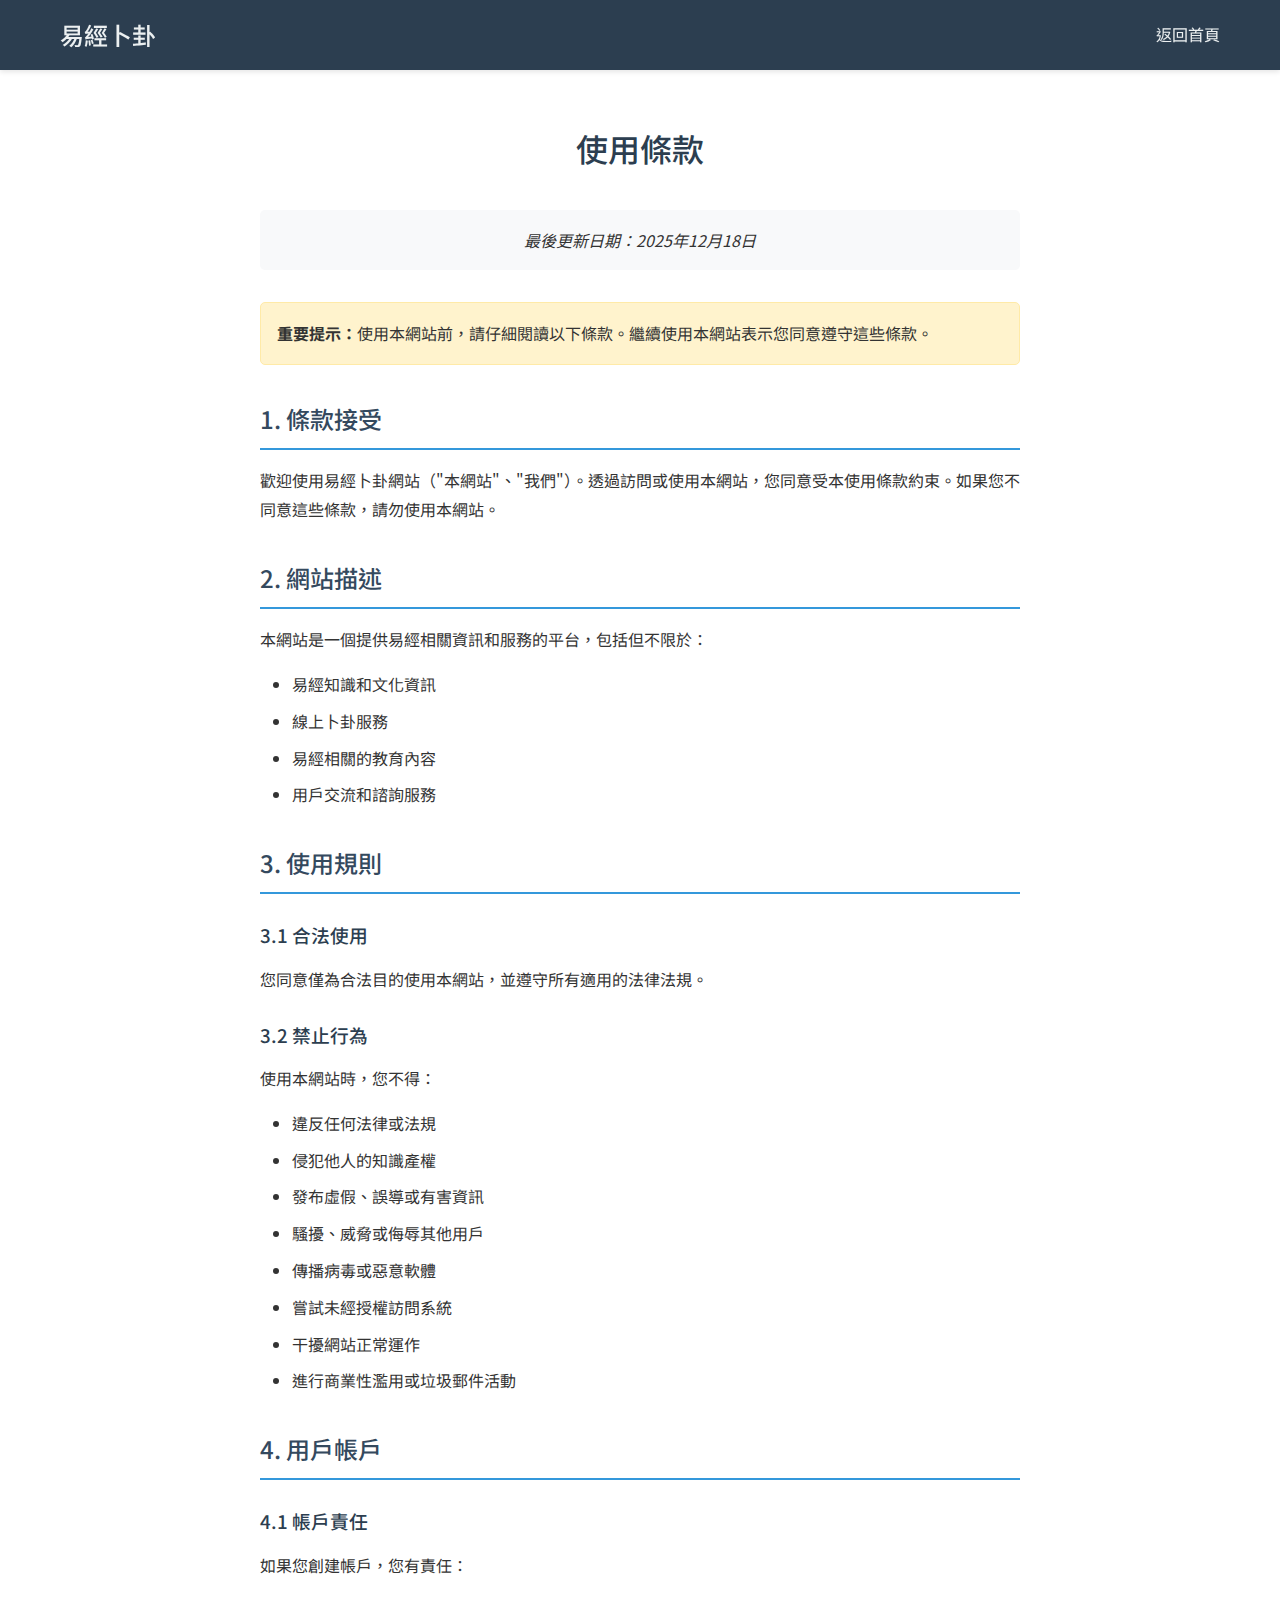
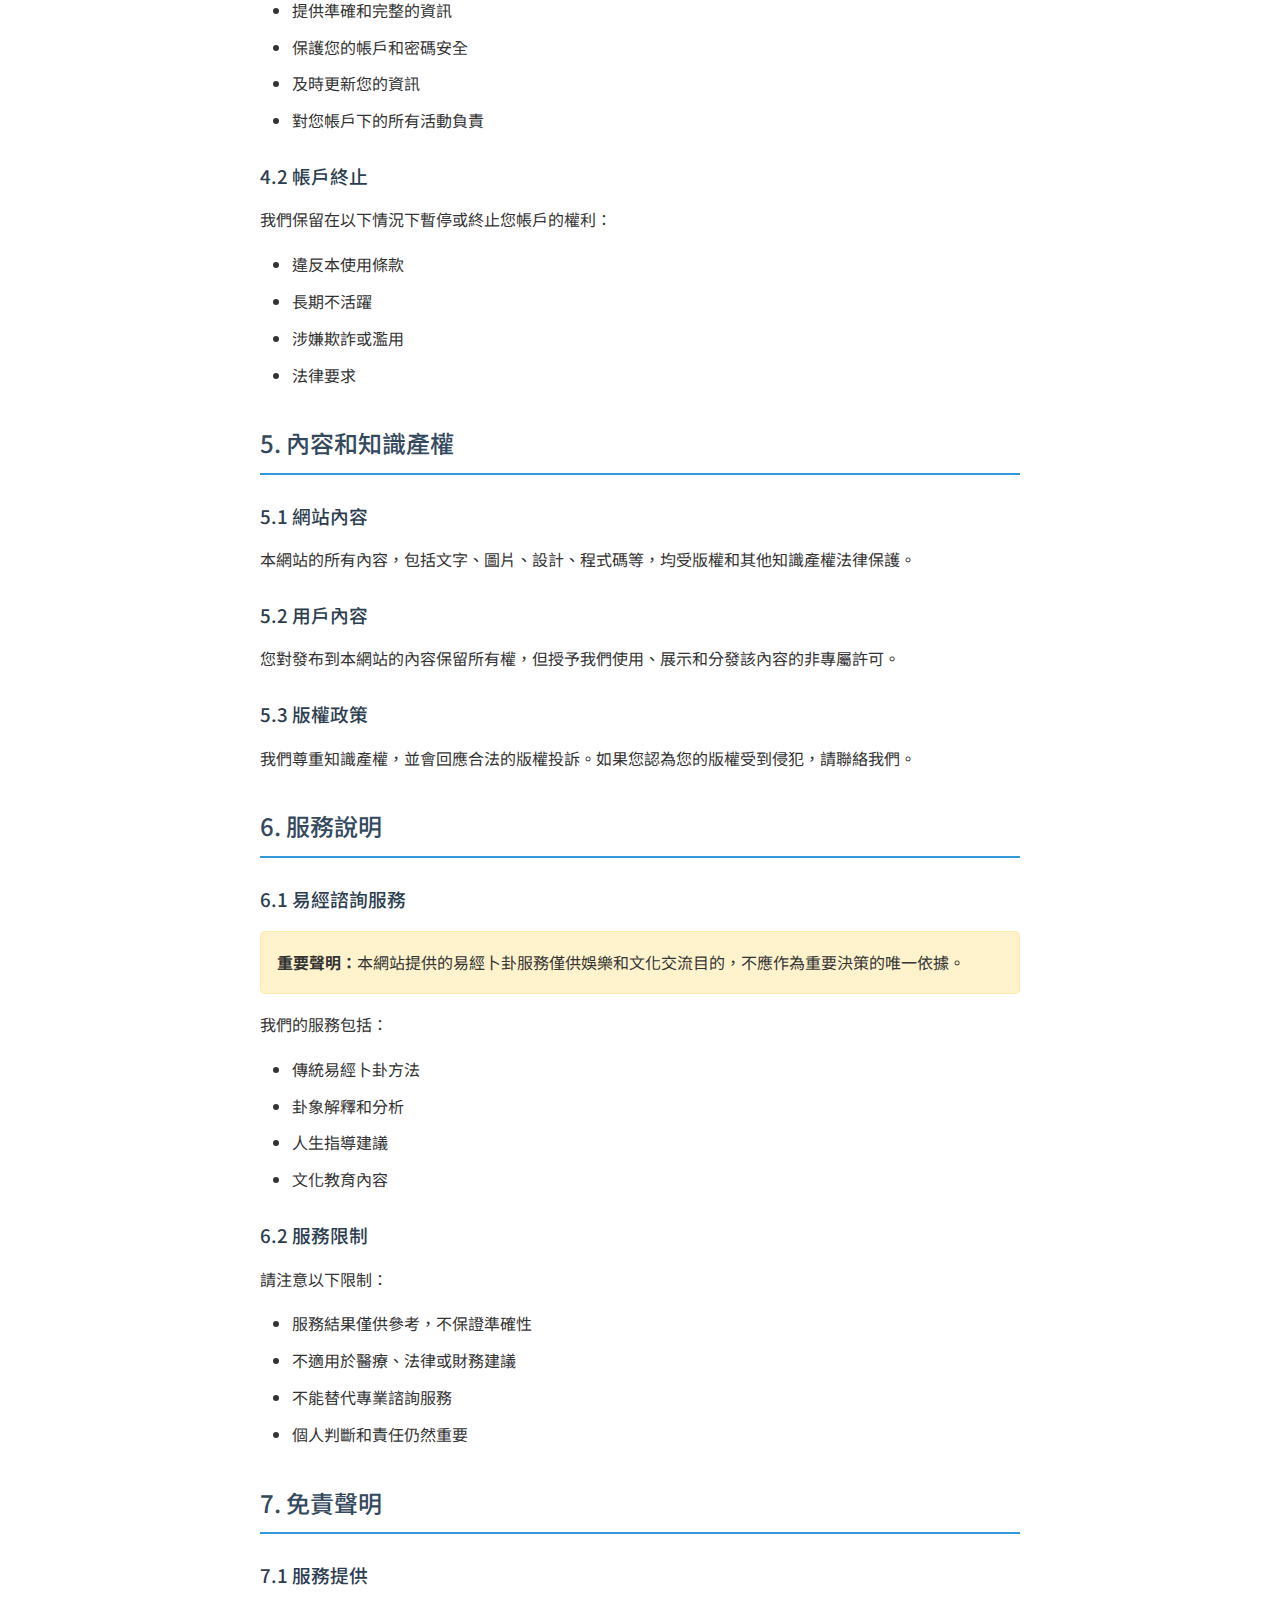
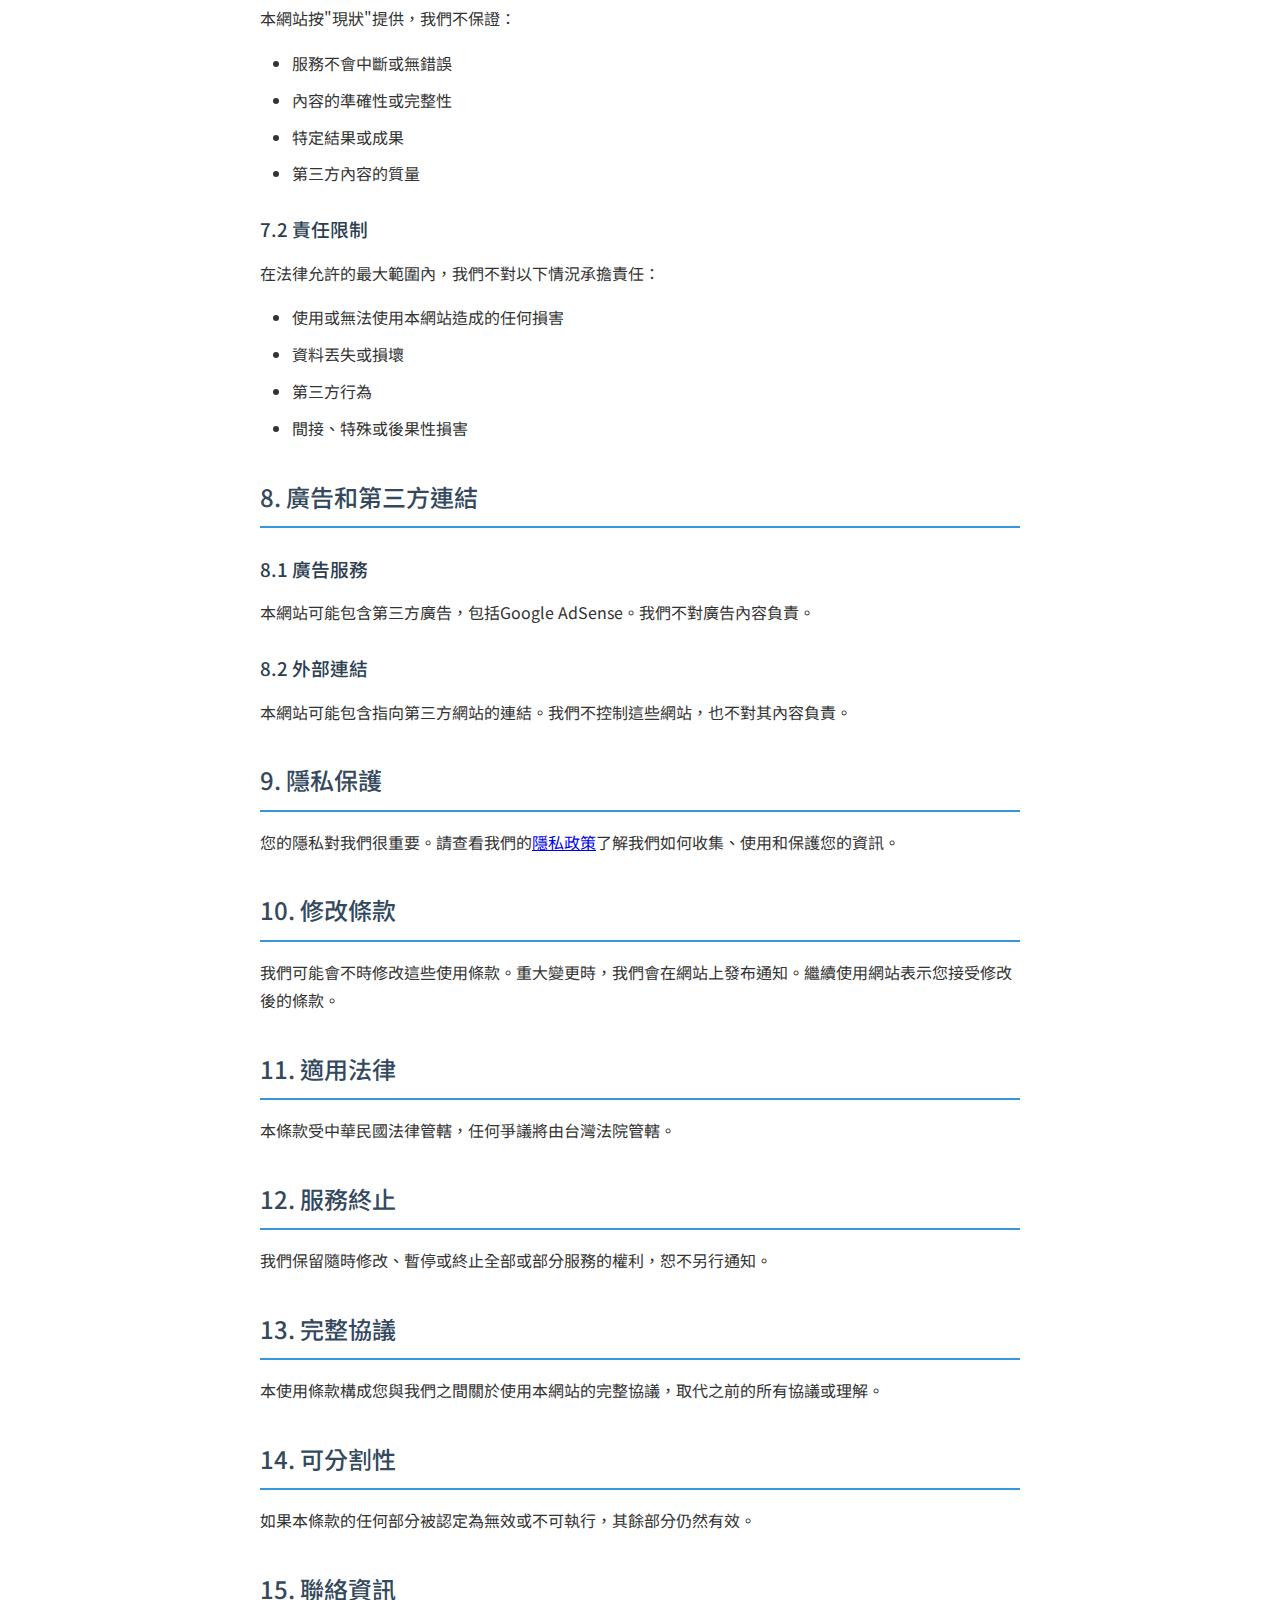
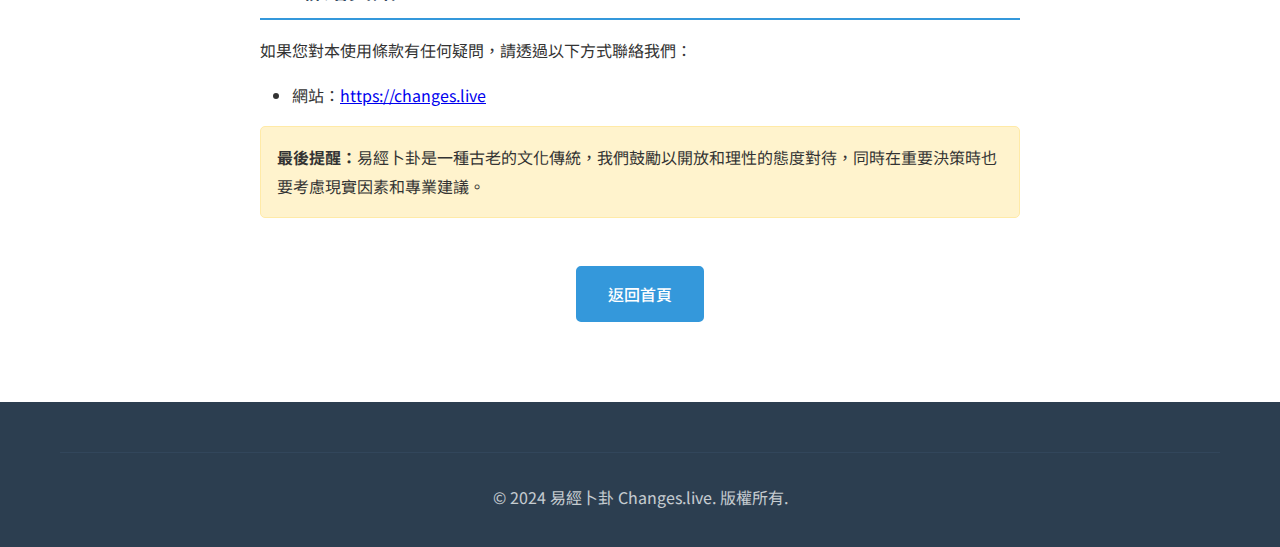
<file: terms.html>
<!DOCTYPE html>
<html lang="zh-TW">
<head>
    <meta charset="UTF-8">
    <meta name="viewport" content="width=device-width, initial-scale=1.0">
    <meta name="description" content="易經卜卦網站使用條款 - 了解使用本網站的條件和規定">
    <meta name="robots" content="index, follow">
    <meta name="google-adsense-account" content="ca-pub-8905426307553442">
    <script async src="https://pagead2.googlesyndication.com/pagead/js/adsbygoogle.js?client=ca-pub-8905426307553442"
         crossorigin="anonymous"></script>
    <title>使用條款 | 易經卜卦 - Changes.live</title>
    <link href="https://fonts.googleapis.com/css2?family=Noto+Sans+TC:wght@300;400;500;700&display=swap" rel="stylesheet">
    <link rel="stylesheet" href="styles.css">
    <style>
        .terms-content {
            max-width: 800px;
            margin: 0 auto;
            padding: 120px 20px 80px;
            line-height: 1.8;
        }
        .terms-content h1 {
            color: #2c3e50;
            margin-bottom: 2rem;
            text-align: center;
        }
        .terms-content h2 {
            color: #34495e;
            margin-top: 2rem;
            margin-bottom: 1rem;
            border-bottom: 2px solid #3498db;
            padding-bottom: 0.5rem;
        }
        .terms-content h3 {
            color: #2c3e50;
            margin-top: 1.5rem;
            margin-bottom: 0.8rem;
        }
        .terms-content ul, .terms-content ol {
            margin-left: 2rem;
            margin-bottom: 1rem;
        }
        .terms-content li {
            margin-bottom: 0.5rem;
        }
        .last-updated {
            background-color: #f8f9fa;
            padding: 1rem;
            border-radius: 5px;
            margin-bottom: 2rem;
            text-align: center;
            font-style: italic;
        }
        .back-link {
            text-align: center;
            margin-top: 3rem;
        }
        .important-notice {
            background-color: #fff3cd;
            border: 1px solid #ffeaa7;
            border-radius: 5px;
            padding: 1rem;
            margin: 1rem 0;
        }
    </style>
</head>
<body>
    <header>
        <nav class="navbar">
            <div class="nav-container">
                <div class="nav-logo">
                    <h1><a href="index.html" style="color: #ecf0f1; text-decoration: none;">易經卜卦</a></h1>
                </div>
                <ul class="nav-menu">
                    <li class="nav-item">
                        <a href="index.html" class="nav-link">返回首頁</a>
                    </li>
                </ul>
            </div>
        </nav>
    </header>

    <main>
        <div class="terms-content">
            <h1>使用條款</h1>

            <div class="last-updated">
                最後更新日期：2025年12月18日
            </div>

            <div class="important-notice">
                <strong>重要提示：</strong>使用本網站前，請仔細閱讀以下條款。繼續使用本網站表示您同意遵守這些條款。
            </div>

            <h2>1. 條款接受</h2>
            <p>歡迎使用易經卜卦網站（"本網站"、"我們"）。透過訪問或使用本網站，您同意受本使用條款約束。如果您不同意這些條款，請勿使用本網站。</p>

            <h2>2. 網站描述</h2>
            <p>本網站是一個提供易經相關資訊和服務的平台，包括但不限於：</p>
            <ul>
                <li>易經知識和文化資訊</li>
                <li>線上卜卦服務</li>
                <li>易經相關的教育內容</li>
                <li>用戶交流和諮詢服務</li>
            </ul>

            <h2>3. 使用規則</h2>
            <h3>3.1 合法使用</h3>
            <p>您同意僅為合法目的使用本網站，並遵守所有適用的法律法規。</p>

            <h3>3.2 禁止行為</h3>
            <p>使用本網站時，您不得：</p>
            <ul>
                <li>違反任何法律或法規</li>
                <li>侵犯他人的知識產權</li>
                <li>發布虛假、誤導或有害資訊</li>
                <li>騷擾、威脅或侮辱其他用戶</li>
                <li>傳播病毒或惡意軟體</li>
                <li>嘗試未經授權訪問系統</li>
                <li>干擾網站正常運作</li>
                <li>進行商業性濫用或垃圾郵件活動</li>
            </ul>

            <h2>4. 用戶帳戶</h2>
            <h3>4.1 帳戶責任</h3>
            <p>如果您創建帳戶，您有責任：</p>
            <ul>
                <li>提供準確和完整的資訊</li>
                <li>保護您的帳戶和密碼安全</li>
                <li>及時更新您的資訊</li>
                <li>對您帳戶下的所有活動負責</li>
            </ul>

            <h3>4.2 帳戶終止</h3>
            <p>我們保留在以下情況下暫停或終止您帳戶的權利：</p>
            <ul>
                <li>違反本使用條款</li>
                <li>長期不活躍</li>
                <li>涉嫌欺詐或濫用</li>
                <li>法律要求</li>
            </ul>

            <h2>5. 內容和知識產權</h2>
            <h3>5.1 網站內容</h3>
            <p>本網站的所有內容，包括文字、圖片、設計、程式碼等，均受版權和其他知識產權法律保護。</p>

            <h3>5.2 用戶內容</h3>
            <p>您對發布到本網站的內容保留所有權，但授予我們使用、展示和分發該內容的非專屬許可。</p>

            <h3>5.3 版權政策</h3>
            <p>我們尊重知識產權，並會回應合法的版權投訴。如果您認為您的版權受到侵犯，請聯絡我們。</p>

            <h2>6. 服務說明</h2>
            <h3>6.1 易經諮詢服務</h3>
            <div class="important-notice">
                <strong>重要聲明：</strong>本網站提供的易經卜卦服務僅供娛樂和文化交流目的，不應作為重要決策的唯一依據。
            </div>

            <p>我們的服務包括：</p>
            <ul>
                <li>傳統易經卜卦方法</li>
                <li>卦象解釋和分析</li>
                <li>人生指導建議</li>
                <li>文化教育內容</li>
            </ul>

            <h3>6.2 服務限制</h3>
            <p>請注意以下限制：</p>
            <ul>
                <li>服務結果僅供參考，不保證準確性</li>
                <li>不適用於醫療、法律或財務建議</li>
                <li>不能替代專業諮詢服務</li>
                <li>個人判斷和責任仍然重要</li>
            </ul>

            <h2>7. 免責聲明</h2>
            <h3>7.1 服務提供</h3>
            <p>本網站按"現狀"提供，我們不保證：</p>
            <ul>
                <li>服務不會中斷或無錯誤</li>
                <li>內容的準確性或完整性</li>
                <li>特定結果或成果</li>
                <li>第三方內容的質量</li>
            </ul>

            <h3>7.2 責任限制</h3>
            <p>在法律允許的最大範圍內，我們不對以下情況承擔責任：</p>
            <ul>
                <li>使用或無法使用本網站造成的任何損害</li>
                <li>資料丟失或損壞</li>
                <li>第三方行為</li>
                <li>間接、特殊或後果性損害</li>
            </ul>

            <h2>8. 廣告和第三方連結</h2>
            <h3>8.1 廣告服務</h3>
            <p>本網站可能包含第三方廣告，包括Google AdSense。我們不對廣告內容負責。</p>

            <h3>8.2 外部連結</h3>
            <p>本網站可能包含指向第三方網站的連結。我們不控制這些網站，也不對其內容負責。</p>

            <h2>9. 隱私保護</h2>
            <p>您的隱私對我們很重要。請查看我們的<a href="privacy.html">隱私政策</a>了解我們如何收集、使用和保護您的資訊。</p>

            <h2>10. 修改條款</h2>
            <p>我們可能會不時修改這些使用條款。重大變更時，我們會在網站上發布通知。繼續使用網站表示您接受修改後的條款。</p>

            <h2>11. 適用法律</h2>
            <p>本條款受中華民國法律管轄，任何爭議將由台灣法院管轄。</p>

            <h2>12. 服務終止</h2>
            <p>我們保留隨時修改、暫停或終止全部或部分服務的權利，恕不另行通知。</p>

            <h2>13. 完整協議</h2>
            <p>本使用條款構成您與我們之間關於使用本網站的完整協議，取代之前的所有協議或理解。</p>

            <h2>14. 可分割性</h2>
            <p>如果本條款的任何部分被認定為無效或不可執行，其餘部分仍然有效。</p>

            <h2>15. 聯絡資訊</h2>
            <p>如果您對本使用條款有任何疑問，請透過以下方式聯絡我們：</p>
            <ul>
                <li>網站：<a href="https://changes.live">https://changes.live</a></li>
            </ul>

            <div class="important-notice">
                <strong>最後提醒：</strong>易經卜卦是一種古老的文化傳統，我們鼓勵以開放和理性的態度對待，同時在重要決策時也要考慮現實因素和專業建議。
            </div>

            <div class="back-link">
                <a href="index.html" class="btn btn-primary">返回首頁</a>
            </div>
        </div>
    </main>

    <footer>
        <div class="container">
            <div class="footer-bottom">
                <p>&copy; 2024 易經卜卦 Changes.live. 版權所有.</p>
            </div>
        </div>
    </footer>
</body>
</html>
</file>
<file: styles.css>
/* Reset and Base Styles */
* {
    margin: 0;
    padding: 0;
    box-sizing: border-box;
}

body {
    font-family: 'Noto Sans TC', sans-serif;
    line-height: 1.6;
    color: #333;
    background-color: #fff;
}

.container {
    max-width: 1200px;
    margin: 0 auto;
    padding: 0 20px;
}

/* Typography */
h1, h2, h3, h4, h5, h6 {
    margin-bottom: 1rem;
    font-weight: 500;
}

p {
    margin-bottom: 1rem;
}

/* Navigation */
.navbar {
    background-color: #2c3e50;
    padding: 1rem 0;
    position: fixed;
    top: 0;
    width: 100%;
    z-index: 1000;
    box-shadow: 0 2px 5px rgba(0,0,0,0.1);
}

.nav-container {
    display: flex;
    justify-content: space-between;
    align-items: center;
    max-width: 1200px;
    margin: 0 auto;
    padding: 0 20px;
}

.nav-logo h1 {
    color: #ecf0f1;
    font-size: 1.5rem;
    margin: 0;
}

.nav-menu {
    display: flex;
    list-style: none;
    margin: 0;
}

.nav-item {
    margin-left: 2rem;
}

.nav-link {
    color: #ecf0f1;
    text-decoration: none;
    font-weight: 400;
    transition: color 0.3s ease;
}

.nav-link:hover {
    color: #3498db;
}

.hamburger {
    display: none;
    flex-direction: column;
    cursor: pointer;
}

.bar {
    width: 25px;
    height: 3px;
    background-color: #ecf0f1;
    margin: 3px 0;
    transition: 0.3s;
}

/* Hero Section */
.hero {
    background: linear-gradient(135deg, #667eea 0%, #764ba2 100%);
    color: white;
    padding: 120px 0 80px;
    text-align: center;
}

.hero-content {
    max-width: 800px;
    margin: 0 auto;
}

.hero-title {
    font-size: 3rem;
    margin-bottom: 1rem;
    font-weight: 700;
}

.hero-subtitle {
    font-size: 1.25rem;
    margin-bottom: 2rem;
    opacity: 0.9;
}

.hero-buttons {
    display: flex;
    gap: 1rem;
    justify-content: center;
    flex-wrap: wrap;
}

.hero-image {
    margin-top: 3rem;
}

.bagua-symbol {
    font-size: 4rem;
    opacity: 0.8;
    animation: rotate 20s linear infinite;
}

@keyframes rotate {
    from { transform: rotate(0deg); }
    to { transform: rotate(360deg); }
}

/* Buttons */
.btn {
    display: inline-block;
    padding: 12px 30px;
    border-radius: 5px;
    text-decoration: none;
    font-weight: 500;
    transition: all 0.3s ease;
    border: 2px solid transparent;
}

.btn-primary {
    background-color: #3498db;
    color: white;
    border-color: #3498db;
}

.btn-primary:hover {
    background-color: #2980b9;
    border-color: #2980b9;
}

.btn-secondary {
    background-color: transparent;
    color: white;
    border-color: white;
}

.btn-secondary:hover {
    background-color: white;
    color: #667eea;
}

.btn-large {
    padding: 15px 40px;
    font-size: 1.1rem;
}

/* Sections */
section {
    padding: 80px 0;
}

.section-title {
    text-align: center;
    font-size: 2.5rem;
    margin-bottom: 3rem;
    color: #2c3e50;
}

/* About Section */
.about {
    background-color: #f8f9fa;
}

.about-grid {
    display: grid;
    grid-template-columns: repeat(auto-fit, minmax(300px, 1fr));
    gap: 2rem;
}

.about-card {
    background: white;
    padding: 2rem;
    border-radius: 10px;
    box-shadow: 0 5px 15px rgba(0,0,0,0.1);
    text-align: center;
    transition: transform 0.3s ease;
}

.about-card:hover {
    transform: translateY(-5px);
}

.about-card h3 {
    color: #2c3e50;
    margin-bottom: 1rem;
}

/* Knowledge Section */
.knowledge {
    background-color: #fff;
    padding: 80px 0;
}

.knowledge-content {
    max-width: 1000px;
    margin: 0 auto;
}

.knowledge-article {
    margin-bottom: 3rem;
    padding: 2rem;
    background: #f8f9fa;
    border-radius: 10px;
    border-left: 4px solid #3498db;
}

.knowledge-article h3 {
    color: #2c3e50;
    font-size: 1.8rem;
    margin-bottom: 1rem;
}

.knowledge-article ul {
    margin: 1rem 0;
    padding-left: 1.5rem;
}

.knowledge-article li {
    margin-bottom: 0.5rem;
    line-height: 1.6;
}

.knowledge-article strong {
    color: #2c3e50;
}

/* Divination Methods Section */
.divination-methods {
    background-color: #f8f9fa;
    padding: 80px 0;
}

.methods-grid {
    display: grid;
    grid-template-columns: repeat(auto-fit, minmax(350px, 1fr));
    gap: 2rem;
}

.method-card {
    background: white;
    padding: 2rem;
    border-radius: 10px;
    box-shadow: 0 5px 15px rgba(0,0,0,0.1);
    transition: transform 0.3s ease;
}

.method-card:hover {
    transform: translateY(-5px);
}

.method-card h3 {
    color: #2c3e50;
    font-size: 1.5rem;
    margin-bottom: 1rem;
    border-bottom: 2px solid #3498db;
    padding-bottom: 0.5rem;
}

.method-steps {
    margin-top: 1.5rem;
    padding: 1rem;
    background: #f8f9fa;
    border-radius: 5px;
}

.method-steps h4 {
    color: #34495e;
    margin-bottom: 1rem;
}

.method-steps ol {
    padding-left: 1.5rem;
}

.method-steps li {
    margin-bottom: 0.5rem;
    line-height: 1.5;
}

/* Philosophy Section */
.philosophy {
    background-color: #fff;
    padding: 80px 0;
}

.philosophy-content {
    max-width: 1000px;
    margin: 0 auto;
}

.philosophy-section {
    margin-bottom: 3rem;
    padding: 2rem;
    border: 1px solid #e9ecef;
    border-radius: 10px;
}

.philosophy-section h3 {
    color: #2c3e50;
    font-size: 1.8rem;
    margin-bottom: 1rem;
    text-align: center;
}

.philosophy-details {
    margin-top: 1.5rem;
}

.philosophy-details h4 {
    color: #34495e;
    margin-bottom: 1rem;
}

.yin-yang-grid {
    display: grid;
    grid-template-columns: 1fr 1fr;
    gap: 2rem;
    margin-top: 1rem;
}

.yin-properties, .yang-properties {
    padding: 1rem;
    border-radius: 5px;
}

.yin-properties {
    background: linear-gradient(135deg, #2c3e50 0%, #34495e 100%);
    color: white;
}

.yang-properties {
    background: linear-gradient(135deg, #f39c12 0%, #e67e22 100%);
    color: white;
}

.yin-properties h5, .yang-properties h5 {
    margin-bottom: 1rem;
    text-align: center;
}

.yin-properties ul, .yang-properties ul {
    list-style: none;
    padding: 0;
}

.yin-properties li, .yang-properties li {
    margin-bottom: 0.5rem;
    padding-left: 1rem;
    position: relative;
}

.yin-properties li:before {
    content: "⚋";
    position: absolute;
    left: 0;
}

.yang-properties li:before {
    content: "⚊";
    position: absolute;
    left: 0;
}

.wuxing-cycle {
    background: #f8f9fa;
    padding: 1.5rem;
    border-radius: 5px;
    margin-top: 1rem;
}

.wuxing-cycle h4 {
    color: #2c3e50;
    margin-bottom: 0.5rem;
}

.wuxing-cycle p {
    font-weight: 500;
    color: #34495e;
    text-align: center;
    margin: 0.5rem 0;
}

blockquote {
    background: #f8f9fa;
    border-left: 4px solid #3498db;
    margin: 2rem 0;
    padding: 1rem 2rem;
    font-style: italic;
}

blockquote p {
    font-size: 1.1rem;
    color: #2c3e50;
    margin-bottom: 0.5rem;
}

blockquote cite {
    font-size: 0.9rem;
    color: #7f8c8d;
    font-style: normal;
}

/* Modern Applications Section */
.modern-applications {
    background-color: #f8f9fa;
    padding: 80px 0;
}

.applications-grid {
    display: grid;
    grid-template-columns: repeat(auto-fit, minmax(350px, 1fr));
    gap: 2rem;
}

.application-card {
    background: white;
    padding: 2rem;
    border-radius: 10px;
    box-shadow: 0 5px 15px rgba(0,0,0,0.1);
    transition: transform 0.3s ease;
}

.application-card:hover {
    transform: translateY(-5px);
}

.application-card h3 {
    color: #2c3e50;
    font-size: 1.5rem;
    margin-bottom: 1rem;
}

.example {
    margin-top: 1.5rem;
    padding: 1rem;
    background: #e8f5e8;
    border-radius: 5px;
    border-left: 3px solid #27ae60;
}

.example h4 {
    color: #27ae60;
    margin-bottom: 0.5rem;
}

.example p {
    color: #2c3e50;
    line-height: 1.6;
    margin: 0;
}

/* CTA Section */
.cta {
    background: linear-gradient(135deg, #667eea 0%, #764ba2 100%);
    color: white;
    text-align: center;
}

.cta-content h2 {
    font-size: 2.5rem;
    margin-bottom: 1rem;
}

.cta-content p {
    font-size: 1.25rem;
    margin-bottom: 2rem;
    opacity: 0.9;
}

/* Footer */
footer {
    background-color: #2c3e50;
    color: #ecf0f1;
    padding: 50px 0 20px;
}

.footer-content {
    display: grid;
    grid-template-columns: repeat(auto-fit, minmax(250px, 1fr));
    gap: 2rem;
    margin-bottom: 2rem;
}

.footer-section h3,
.footer-section h4 {
    color: #3498db;
    margin-bottom: 1rem;
}

.footer-section ul {
    list-style: none;
}

.footer-section ul li {
    margin-bottom: 0.5rem;
}

.footer-section a {
    color: #ecf0f1;
    text-decoration: none;
    transition: color 0.3s ease;
}

.footer-section a:hover {
    color: #3498db;
}

.footer-bottom {
    text-align: center;
    padding-top: 2rem;
    border-top: 1px solid #34495e;
    opacity: 0.8;
}

/* Ad Container */
.ad-container {
    position: fixed;
    bottom: 20px;
    right: 20px;
    z-index: 1000;
}

.ad-placeholder {
    background-color: #f8f9fa;
    border: 2px dashed #ddd;
    padding: 20px;
    text-align: center;
    border-radius: 5px;
    font-size: 0.9rem;
    color: #666;
    width: 300px;
    height: 250px;
    display: flex;
    align-items: center;
    justify-content: center;
}

/* Responsive Design */
@media screen and (max-width: 768px) {
    .nav-menu {
        position: fixed;
        left: -100%;
        top: 70px;
        flex-direction: column;
        background-color: #2c3e50;
        width: 100%;
        text-align: center;
        transition: 0.3s;
        box-shadow: 0 10px 27px rgba(0,0,0,0.05);
        padding: 2rem 0;
    }

    .nav-menu.active {
        left: 0;
    }

    .nav-item {
        margin: 1rem 0;
    }

    .hamburger {
        display: flex;
    }

    .hamburger.active .bar:nth-child(2) {
        opacity: 0;
    }

    .hamburger.active .bar:nth-child(1) {
        transform: translateY(8px) rotate(45deg);
    }

    .hamburger.active .bar:nth-child(3) {
        transform: translateY(-8px) rotate(-45deg);
    }

    .hero-title {
        font-size: 2rem;
    }

    .hero-subtitle {
        font-size: 1rem;
    }

    .hero-buttons {
        flex-direction: column;
        align-items: center;
    }

    .section-title {
        font-size: 2rem;
    }

    .about-grid {
        grid-template-columns: 1fr;
    }

    .methods-grid,
    .applications-grid {
        grid-template-columns: 1fr;
    }

    .yin-yang-grid {
        grid-template-columns: 1fr;
        gap: 1rem;
    }

    .knowledge-article,
    .philosophy-section {
        padding: 1.5rem;
    }

    .method-card,
    .application-card {
        padding: 1.5rem;
    }

    .footer-content {
        grid-template-columns: 1fr;
        text-align: center;
    }

    .ad-container {
        position: static;
        margin: 20px auto;
        text-align: center;
    }

    .ad-placeholder {
        width: 100%;
        max-width: 320px;
        height: 200px;
        margin: 0 auto;
    }
}

@media screen and (max-width: 480px) {
    .container {
        padding: 0 15px;
    }

    .hero {
        padding: 100px 0 60px;
    }

    section {
        padding: 60px 0;
    }

    .hero-title {
        font-size: 1.75rem;
    }

    .btn {
        padding: 10px 20px;
        font-size: 0.9rem;
    }

    .btn-large {
        padding: 12px 25px;
        font-size: 1rem;
    }
}

/* Smooth Scrolling */
html {
    scroll-behavior: smooth;
}

/* Loading Animation */
@keyframes fadeInUp {
    from {
        opacity: 0;
        transform: translateY(30px);
    }
    to {
        opacity: 1;
        transform: translateY(0);
    }
}

.about-card,
.method-card,
.application-card,
.knowledge-article,
.philosophy-section {
    animation: fadeInUp 0.6s ease-out;
}

/* Accessibility */
@media (prefers-reduced-motion: reduce) {
    * {
        animation-duration: 0.01ms !important;
        animation-iteration-count: 1 !important;
        transition-duration: 0.01ms !important;
    }
}

/* Print Styles */
@media print {
    .navbar,
    .ad-container {
        display: none;
    }

    .hero {
        background: none;
        color: #333;
    }

    body {
        font-size: 12pt;
        line-height: 1.4;
    }
}
</file>
